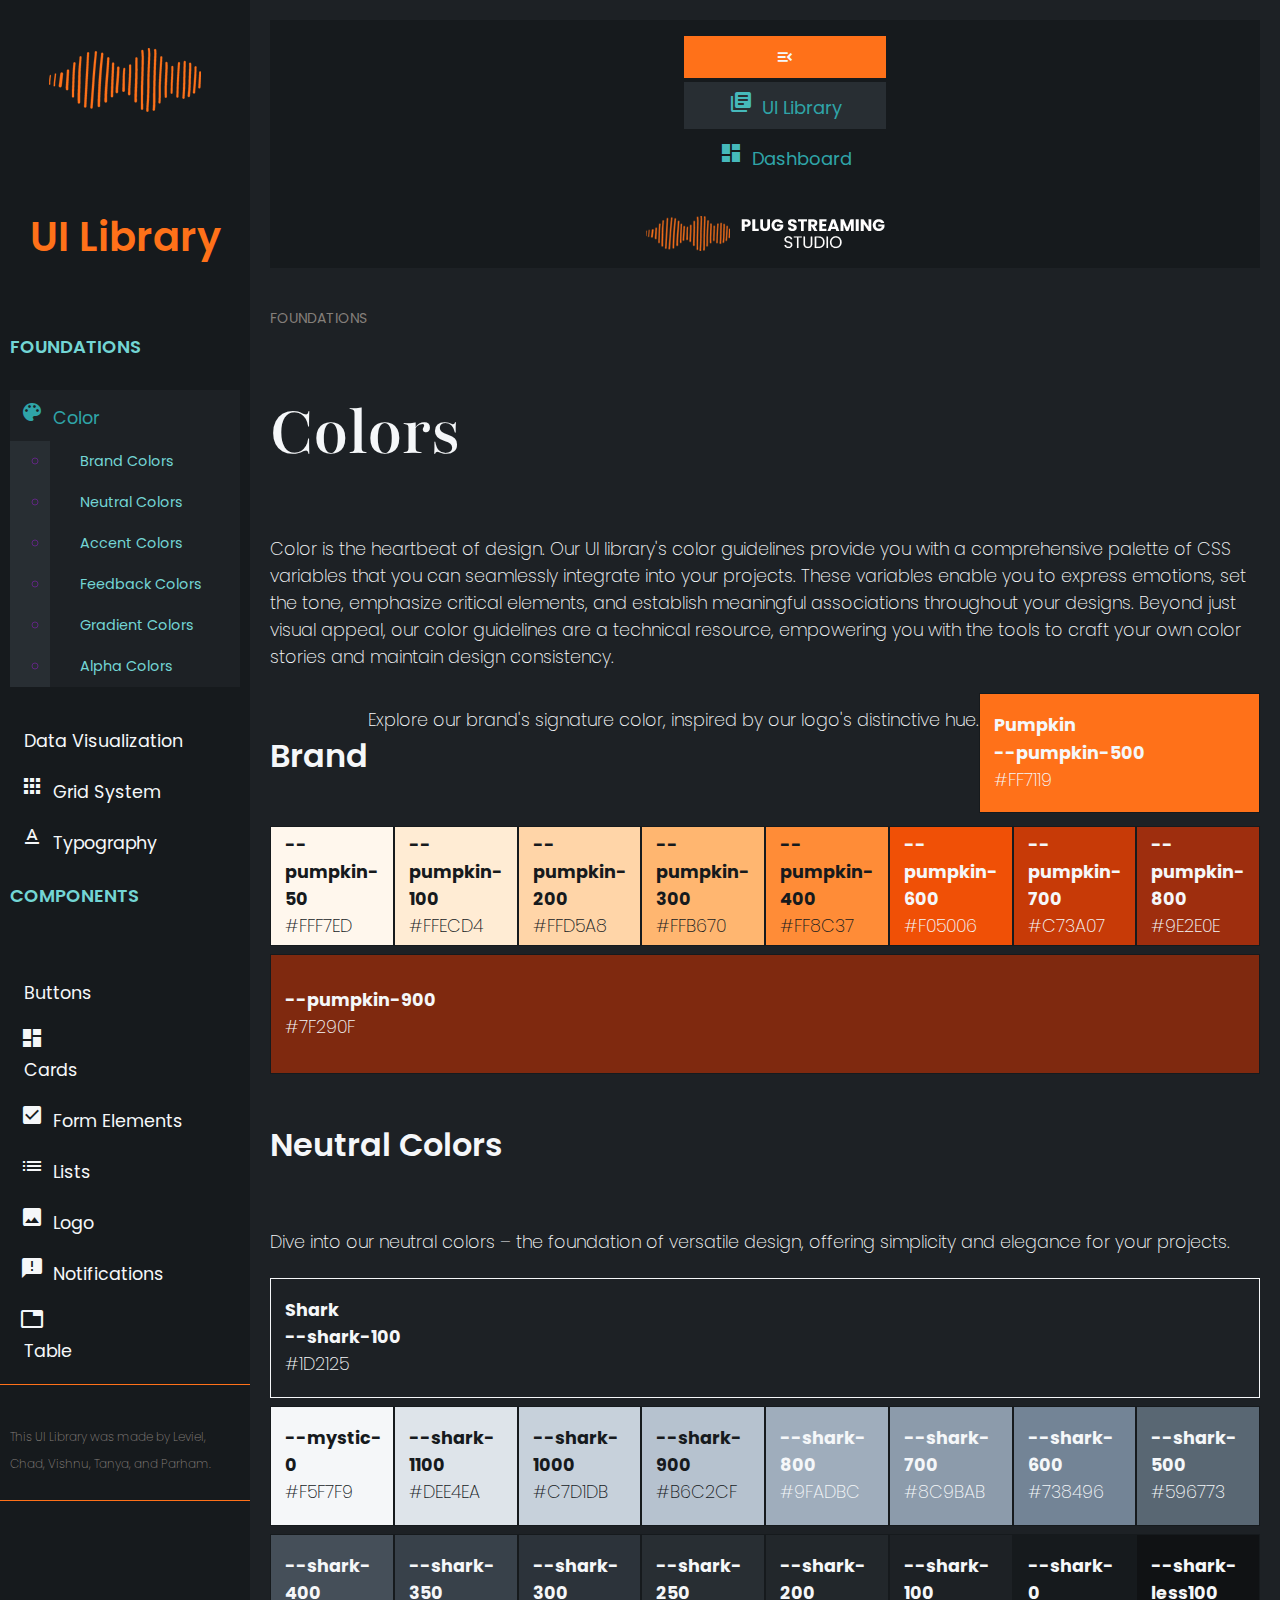
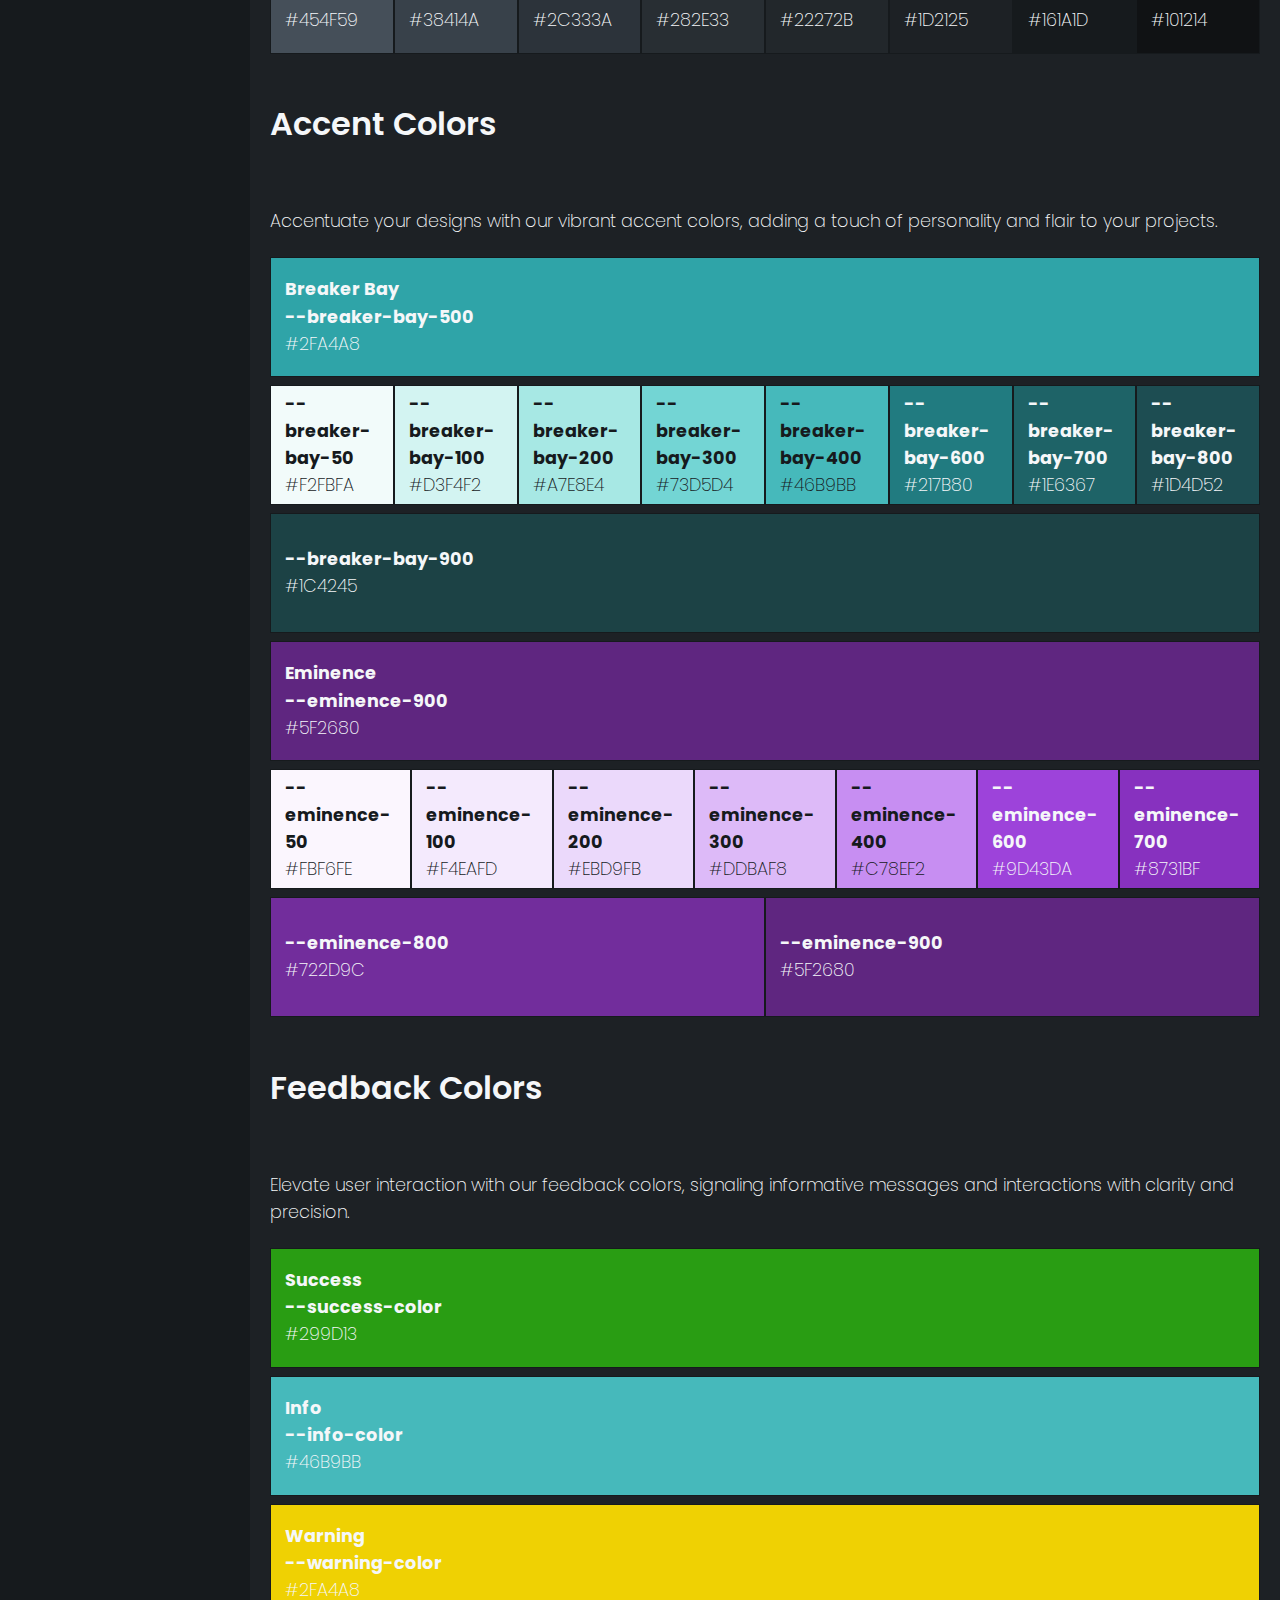
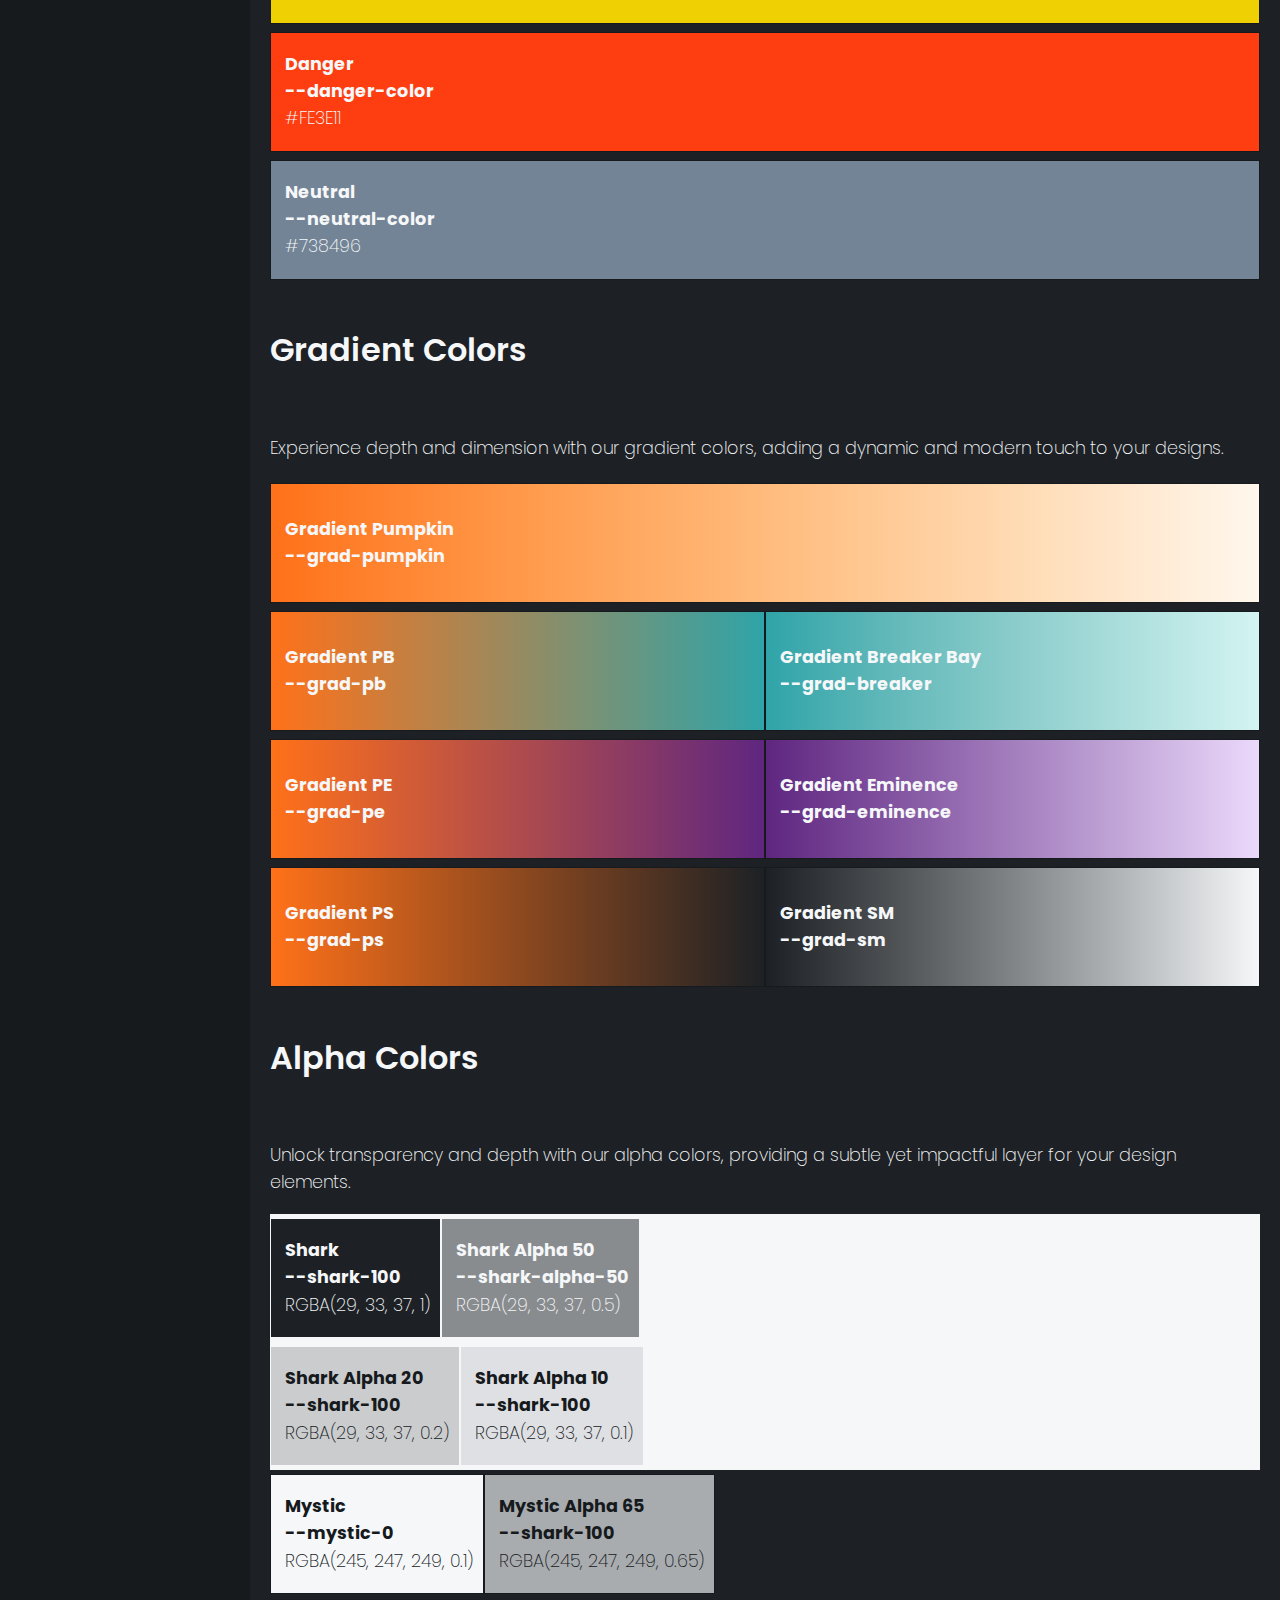
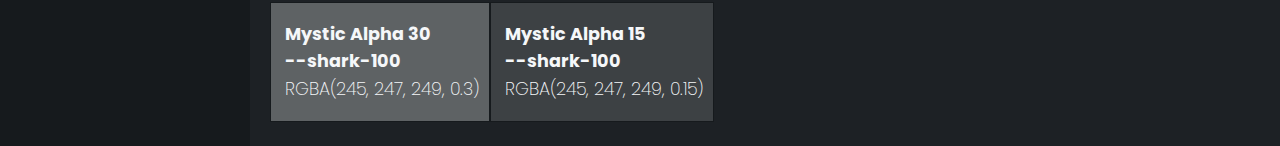
<file: index.html>
<!DOCTYPE html>
<html lang="en">

<head>
    <meta charset="utf-8">
    <meta name="viewport" content="width=device-width, initial-scale=1.0">
    <meta http-equiv="X-UA-Compatible" content="IE=edge">

    <link rel="icon" href="./style/images/logo-32.png" type="image/x-icon">
    <title>Plug Streaming</title>

    <!-- Bootstrap CSS CDN -->
    <link href="https://cdn.jsdelivr.net/npm/bootstrap@5.3.2/dist/css/bootstrap.min.css" rel="stylesheet"
        integrity="sha384-T3c6CoIi6uLrA9TneNEoa7RxnatzjcDSCmG1MXxSR1GAsXEV/Dwwykc2MPK8M2HN" crossorigin="anonymous">

    <!-- Our Custom CSS -->
    <link rel="stylesheet" href="./style/library.css">
    <link rel="stylesheet" href="./style/main.css">

    <!-- Google Icons -->
    <link rel="stylesheet" href="https://fonts.googleapis.com/icon?family=Material+Icons" rel="stylesheet">
    <link rel="stylesheet"
        href="https://fonts.googleapis.com/css2?family=Material+Symbols+Outlined:opsz,wght,FILL,GRAD@20..48,100..700,0..1,-50..200" />

</head>

<body>
    <div class="wrapper"><!-- Main wrapper -->
        <div class="flex-wrap"><!-- Sidebar  -->
            <nav id="sidebar" class="custom-sidebar">
                <div class="sidebar-header">
                    <img class="large-screen-text" src="./style/images/logo-160.png" alt="logo-160">
                    <img class="small-screen-icon" src="./style/images/logo-32.png" alt="logo-160">
                    <h3>UI Library</h3>
                </div>

                <ul class="list-unstyled components">

                    <span class="large-screen-text">
                        <h5>FOUNDATIONS</h5>
                    </span>
                    <span class="small-screen-icon">
                        <ul class="list-unstyled components"></ul>
                    </span>
                    <li class="active">
                        <a href="index.html" data-toggle="collapse" data-target="#homeSubmenu" aria-expanded="true"
                            class="dropdown-toggle" onclick="toggleSubMenu(event)">
                            <span class="large-screen-text">
                                <i class="material-icons">palette</i>
                                &thinsp;Color</span>
                            <i class="small-screen-icon material-icons">palette</i>
                        </a>
                        <ul class="collapse list-unstyled" id="homeSubmenu">
                            <li>
                                <a class="active-a" href="#brand-colors">Brand Colors</a>
                            </li>
                            <li>
                                <a class="active-a" href="#neutral-colors">Neutral Colors</a>
                            </li>
                            <li>
                                <a class="active-a" href="#accent-colors">Accent Colors</a>
                            </li>
                            <li>
                                <a class="active-a" href="#feedback-colors">Feedback Colors</a>
                            </li>
                            <li>
                                <a class="active-a" href="#gradient-colors">Gradient Colors</a>
                            </li>
                            <li>
                                <a class="active-a" href="#alpha-colors">Alpha Colors</a>
                            </li>
                        </ul>
                    </li>
                    <li><a href="./data_visualization.html">
                            <span class="large-screen-text">
                                <i class="material-icons">query_stats</i>
                                &thinsp;Data Visualization</span>
                            <i class="small-screen-icon material-icons">query_stats</i>
                        </a></li>
                    <li><a href="./grid.html">
                            <span class="large-screen-text">
                                <i class="material-icons">apps</i>
                                &thinsp;Grid System</span>
                            <i class="small-screen-icon material-icons">apps</i>
                        </a></li>
                    <li><a href="./typography.html">
                            <span class="large-screen-text">
                                <i class="material-icons">text_format</i>
                                &thinsp;Typography</span>
                            <i class="small-screen-icon material-icons">text_format</i>
                        </a></li>

                    <span class="large-screen-text">
                        <h5>COMPONENTS</h5>
                    </span>
                    <span class="small-screen-icon">
                        <ul class="list-unstyled components"></ul>
                    </span>

                    <li><a href="./buttons.html">
                            <span class="large-screen-text">
                                <i class="material-icons">smart_button</i>
                                &thinsp;Buttons</span>
                            <i class="small-screen-icon material-icons">smart_button</i>
                        </a></li>
                    <li><a href="./cards.html">
                            <span class="large-screen-text">
                                <i class="material-icons">dashboard_customize</i>
                                &thinsp;Cards</span>
                            <i class="small-screen-icon material-icons">dashboard_customize</i>
                        </a>
                    </li>
                    <li><a href="./form_elements.html">
                            <span class="large-screen-text">
                                <i class="material-icons">check_box</i>
                                &thinsp;Form Elements</span>
                            <i class="small-screen-icon material-icons">check_box</i>
                        </a></li>
                    <li><a href="./lists.html">
                            <span class="large-screen-text">
                                <i class="material-icons">list</i>
                                &thinsp;Lists</span>
                            <i class="small-screen-icon material-icons">list</i>
                        </a></li>
                    <li><a href="./logo.html">
                            <span class="large-screen-text">
                                <i class="material-icons">image</i>
                                &thinsp;Logo</span>
                            <i class="small-screen-icon material-icons">image</i>
                        </a></li>
                    <li><a href="./notifications.html">
                            <span class="large-screen-text">
                                <i class="material-icons">announcement</i>
                                &thinsp;Notifications</span>
                            <i class="small-screen-icon material-icons">announcement</i>
                        </a></li>
                    <li><a href="./tables.html">
                            <span class="large-screen-text">
                                <i class="material-icons">table_chart</i>
                                &thinsp;Table</span>
                            <i class="small-screen-icon material-icons">table_chart</i>
                        </a></li>


                </ul>
                <ul class="list-unstyled components">
                    <span class="large-screen-text">
                        <p class="copyright">This UI Library was made by Leviel, Chad, Vishnu, Tanya, and Parham.</p>
                    </span>
                    <span class="small-screen-icon copyright">&copy; LCVTP</span>
                </ul>
            </nav>
        </div> <!-- end sidebar -->
        <div class="col flex"> <!-- Right Content  -->
            <div id="content">
                <!-- MAIN HEADER AND NAVIGATION -->
                <header>
                    <div class="container">
                        <nav id="navbar" class="navbar navbar-expand-sm navbar-collapse">
                            <div class="container-fluid">
                                <!-- Navigation Top -->
                                <div id="head-nav">
                                    <ul class="nav navbar-nav d-flex ml-auto text-center">
                                        <li class="nav-item collapse-btn">
                                            <!--Sidebar Toggle-->
                                            <a id="sidebarCollapse"
                                                class="nav-item material-symbols-outlined">menu_open</a>
                                        </li>
                                        <li class="nav-item active">
                                            <a class="nav-link" href="index.html">
                                                <span class="large-screen-text">
                                                    <i class="material-icons">library_books</i>
                                                    &thinsp;UI Library</span>
                                                <i class="small-screen-icon material-icons">library_books</i>
                                            </a>
                                        </li>
                                        <li class="nav-item">
                                            <a class="nav-link" href="dashboard.html">
                                                <span class="large-screen-text">
                                                    <i class="material-icons">dashboard</i>
                                                    &thinsp;Dashboard</span>
                                                <i class="small-screen-icon material-icons">dashboard</i>
                                            </a>
                                        </li>
                                    </ul>
                                </div>
                                <div>
                                    <img class="header-logo" id="logo-large" src="./style/images/logo-wide.png" alt="">
                                    <img class="header-logo" id="logo-small" src="./style/images/logo-square.png"
                                        alt="">
                                </div>
                            </div>
                        </nav>
                    </div>
                </header>


                <!-- Page Contents -->
                <div class="content-container container word-wrap">
                    <h6>FOUNDATIONS</h6>
                    <h2>Colors</h2>
                    <p>Color is the heartbeat of design. Our UI library's color guidelines provide you with a
                        comprehensive palette of CSS variables that you can seamlessly integrate into your projects.
                        These variables enable you to express emotions, set the tone, emphasize critical elements, and
                        establish meaningful associations throughout your designs. Beyond just visual appeal, our color
                        guidelines are a technical resource, empowering you with the tools to craft your own color
                        stories and maintain design consistency.
                    </p>
                    <section>
                        <div class="container">
                            <div class="mt-5"> <!-- BRAND COLORS -->
                                <div class="row">
                                    <h4 id="brand-colors" class="mb-3">Brand</h4>
                                    <p>Explore our brand's signature color, inspired by our logo's distinctive hue.</p>
                                    <div class="col color-box" style="background-color: var(--pumpkin-500);">
                                        <div class="color-details">
                                            <p class="color-name">Pumpkin</p>
                                            <p class="color-name">--pumpkin-500</p>
                                            <p class="color-code">#ff7119</p>
                                        </div>
                                    </div>
                                </div>
                                <div class="row">
                                    <div class="col color-box" style="background-color: var(--pumpkin-50);">
                                        <div class="color-details">
                                            <p class="color-name color-dark ">--pumpkin-50</p>
                                            <p class="color-code color-dark">#fff7ed</p>
                                        </div>
                                    </div>
                                    <div class="col color-box" style="background-color: var(--pumpkin-100);">
                                        <div class="color-details">
                                            <p class="color-name color-dark ">--pumpkin-100</p>
                                            <p class="color-code color-dark">#ffecd4</p>
                                        </div>
                                    </div>
                                    <div class="col color-box" style="background-color: var(--pumpkin-200);">
                                        <div class="color-details">
                                            <p class="color-name color-dark">--pumpkin-200</p>
                                            <p class="color-code color-dark">#ffd5a8</p>
                                        </div>
                                    </div>
                                    <div class="col color-box" style="background-color: var(--pumpkin-300);">
                                        <div class="color-details ">
                                            <p class="color-name color-dark ">--pumpkin-300</p>
                                            <p class="color-code color-dark">#ffb670</p>
                                        </div>
                                    </div>
                                    <div class="col color-box" style="background-color: var(--pumpkin-400);">
                                        <div class="color-details">
                                            <p class="color-name color-dark">--pumpkin-400</p>
                                            <p class="color-code color-dark">#ff8c37</p>
                                        </div>
                                    </div>
                                    <div class="col color-box" style="background-color: var(--pumpkin-600);">
                                        <div class="color-details">
                                            <p class="color-name">--pumpkin-600</p>
                                            <p class="color-code">#f05006</p>
                                        </div>
                                    </div>
                                    <div class="col color-box" style="background-color: var(--pumpkin-700);">
                                        <div class="color-details">
                                            <p class="color-name">--pumpkin-700</p>
                                            <p class="color-code">#c73a07</p>
                                        </div>
                                    </div>
                                    <div class="col color-box" style="background-color: var(--pumpkin-800);">
                                        <div class="color-details">
                                            <p class="color-name">--pumpkin-800</p>
                                            <p class="color-code">#9e2e0e</p>
                                        </div>
                                    </div>
                                    <div class="col color-box" style="background-color: var(--pumpkin-900);">
                                        <div class="color-details">
                                            <p class="color-name">--pumpkin-900</p>
                                            <p class="color-code">#7f290f</p>
                                        </div>
                                    </div>
                                </div>
                            </div> <!-- END -->

                            <div class="mt-5"> <!-- NEUTRAL COLORS -->
                                <div class="row">
                                    <h4 id="neutral-colors" class="mb-3">Neutral Colors</h4>
                                    <p>Dive into our neutral colors – the foundation of versatile design, offering
                                        simplicity and elegance for your projects.</p>
                                    <div class="col color-box"
                                        style="background-color: var(--shark-100); border: 1px solid var(--mystic-0)">
                                        <div class="color-details">
                                            <p class="color-name">Shark</p>
                                            <p class="color-name">--shark-100</p>
                                            <p class="color-code">#1D2125</p>
                                        </div>
                                    </div>
                                </div>
                                <div class="row">
                                    <div class="col color-box" style="background-color: var(--mystic-0);">
                                        <div class="color-details">
                                            <p class="color-name color-dark ">--mystic-0</p>
                                            <p class="color-code color-dark">#f5f7f9</p>
                                        </div>
                                    </div>
                                    <div class="col color-box" style="background-color: var(--shark-1100);">
                                        <div class="color-details">
                                            <p class="color-name color-dark">--shark-1100</p>
                                            <p class="color-code color-dark">#dee4ea</p>
                                        </div>
                                    </div>
                                    <div class="col color-box" style="background-color: var(--shark-1000);">
                                        <div class="color-details ">
                                            <p class="color-name color-dark ">--shark-1000</p>
                                            <p class="color-code color-dark">#C7D1DB</p>
                                        </div>
                                    </div>
                                    <div class="col color-box" style="background-color: var(--shark-900);">
                                        <div class="color-details">
                                            <p class="color-name color-dark">--shark-900</p>
                                            <p class="color-code color-dark">#B6C2CF</p>
                                        </div>
                                    </div>
                                    <div class="col color-box" style="background-color: var(--shark-800);">
                                        <div class="color-details">
                                            <p class="color-name">--shark-800</p>
                                            <p class="color-code">#9FADBC</p>
                                        </div>
                                    </div>
                                    <div class="col color-box" style="background-color: var(--shark-700);">
                                        <div class="color-details">
                                            <p class="color-name">--shark-700</p>
                                            <p class="color-code">#8C9BAB</p>
                                        </div>
                                    </div>
                                    <div class="col color-box" style="background-color: var(--shark-600);">
                                        <div class="color-details">
                                            <p class="color-name">--shark-600</p>
                                            <p class="color-code">#738496</p>
                                        </div>
                                    </div>
                                    <div class="col color-box" style="background-color: var(--shark-500);">
                                        <div class="color-details">
                                            <p class="color-name">--shark-500</p>
                                            <p class="color-code">#596773</p>
                                        </div>
                                    </div>
                                </div> <!-- row -->
                                <div class="row">
                                    <div class="col color-box" style="background-color: var(--shark-400);">
                                        <div class="color-details">
                                            <p class="color-name ">--shark-400</p>
                                            <p class="color-code ">#454F59</p>
                                        </div>
                                    </div>
                                    <div class="col color-box" style="background-color: var(--shark-350);">
                                        <div class="color-details">
                                            <p class="color-name ">--shark-350</p>
                                            <p class="color-code ">#38414A</p>
                                        </div>
                                    </div>
                                    <div class="col color-box" style="background-color: var(--shark-300);">
                                        <div class="color-details ">
                                            <p class="color-name">--shark-300</p>
                                            <p class="color-code">#2C333A</p>
                                        </div>
                                    </div>
                                    <div class="col color-box" style="background-color: var(--shark-250);">
                                        <div class="color-details">
                                            <p class="color-name">--shark-250</p>
                                            <p class="color-code">#282E33</p>
                                        </div>
                                    </div>
                                    <div class="col color-box" style="background-color: var(--shark-200);">
                                        <div class="color-details">
                                            <p class="color-name">--shark-200</p>
                                            <p class="color-code">#22272B</p>
                                        </div>
                                    </div>
                                    <div class="col color-box" style="background-color: var(--shark-100);">
                                        <div class="color-details">
                                            <p class="color-name">--shark-100</p>
                                            <p class="color-code">#1D2125</p>
                                        </div>
                                    </div>
                                    <div class="col color-box" style="background-color: var(--shark-0);">
                                        <div class="color-details">
                                            <p class="color-name">--shark-0</p>
                                            <p class="color-code">#161A1D</p>
                                        </div>
                                    </div>
                                    <div class="col color-box" style="background-color: var(--shark-less100);">
                                        <div class="color-details">
                                            <p class="color-name">--shark-less100</p>
                                            <p class="color-code">#101214</p>
                                        </div>
                                    </div>
                                </div> <!-- row -->

                            </div> <!-- END neutral-->

                            <div class="mt-5"><!-- ACCENT COLORS -->
                                <div class="row">
                                    <h4 id="accent-colors" class="mb-3">Accent Colors</h4>
                                    <p>
                                        Accentuate your designs with our vibrant accent colors, adding a touch of
                                        personality and flair to your projects.
                                    </p>
                                    <div class="col color-box" style="background-color: var(--breaker-bay-500);">
                                        <div class="color-details">
                                            <p class="color-name">Breaker Bay</p>
                                            <p class="color-name">--breaker-bay-500</p>
                                            <p class="color-code">#2fa4a8</p>
                                        </div>
                                    </div>
                                </div>
                                <div class="row">
                                    <div class="col color-box" style="background-color: var(--breaker-bay-50);">
                                        <div class="color-details">
                                            <p class="color-name color-dark">--breaker-bay-50</p>
                                            <p class="color-code color-dark">#f2fbfa</p>
                                        </div>
                                    </div>
                                    <div class="col color-box" style="background-color: var(--breaker-bay-100);">
                                        <div class="color-details">
                                            <p class="color-name color-dark">--breaker-bay-100</p>
                                            <p class="color-code color-dark">#d3f4f2</p>
                                        </div>
                                    </div>
                                    <div class="col color-box" style="background-color: var(--breaker-bay-200);">
                                        <div class="color-details">
                                            <p class="color-name color-dark">--breaker-bay-200</p>
                                            <p class="color-code color-dark">#a7e8e4</p>
                                        </div>
                                    </div>
                                    <div class="col color-box" style="background-color: var(--breaker-bay-300);">
                                        <div class="color-details">
                                            <p class="color-name color-dark">--breaker-bay-300</p>
                                            <p class="color-code color-dark">#73d5d4</p>
                                        </div>
                                    </div>
                                    <div class="col color-box" style="background-color: var(--breaker-bay-400);">
                                        <div class="color-details">
                                            <p class="color-name color-dark">--breaker-bay-400</p>
                                            <p class="color-code color-dark">#46b9bb</p>
                                        </div>
                                    </div>
                                    <div class="col color-box" style="background-color: var(--breaker-bay-600);">
                                        <div class="color-details">
                                            <p class="color-name">--breaker-bay-600</p>
                                            <p class="color-code">#217b80</p>
                                        </div>
                                    </div>
                                    <div class="col color-box" style="background-color: var(--breaker-bay-700);">
                                        <div class="color-details">
                                            <p class="color-name">--breaker-bay-700</p>
                                            <p class="color-code">#1e6367</p>
                                        </div>
                                    </div>
                                    <div class="col color-box" style="background-color: var(--breaker-bay-800);">
                                        <div class="color-details">
                                            <p class="color-name">--breaker-bay-800</p>
                                            <p class="color-code">#1d4d52</p>
                                        </div>
                                    </div>
                                    <div class="col color-box" style="background-color: var(--breaker-bay-900);">
                                        <div class="color-details">
                                            <p class="color-name">--breaker-bay-900</p>
                                            <p class="color-code">#1c4245</p>
                                        </div>
                                    </div>
                                </div>
                                <div class="row">
                                    <div class="col color-box" style="background-color: var(--eminence-900);">
                                        <div class="color-details">
                                            <p class="color-name">Eminence</p>
                                            <p class="color-name">--eminence-900</p>
                                            <p class="color-code">#5f2680</p>
                                        </div>
                                    </div>
                                </div>
                                <div class="row">
                                    <div class="col color-box" style="background-color: var(--eminence-50);">
                                        <div class="color-details">
                                            <p class="color-name color-dark">--eminence-50</p>
                                            <p class="color-code color-dark">#fbf6fe</p>
                                        </div>
                                    </div>
                                    <div class="col color-box" style="background-color: var(--eminence-100);">
                                        <div class="color-details">
                                            <p class="color-name color-dark">--eminence-100</p>
                                            <p class="color-code color-dark">#f4eafd</p>
                                        </div>
                                    </div>
                                    <div class="col color-box" style="background-color: var(--eminence-200);">
                                        <div class="color-details">
                                            <p class="color-name color-dark">--eminence-200</p>
                                            <p class="color-code color-dark">#ebd9fb</p>
                                        </div>
                                    </div>
                                    <div class="col color-box" style="background-color: var(--eminence-300);">
                                        <div class="color-details">
                                            <p class="color-name color-dark">--eminence-300</p>
                                            <p class="color-code color-dark">#ddbaf8</p>
                                        </div>
                                    </div>
                                    <div class="col color-box" style="background-color: var(--eminence-400);">
                                        <div class="color-details">
                                            <p class="color-name color-dark">--eminence-400</p>
                                            <p class="color-code color-dark">#c78ef2</p>
                                        </div>
                                    </div>
                                    <div class="col color-box" style="background-color: var(--eminence-600);">
                                        <div class="color-details">
                                            <p class="color-name">--eminence-600</p>
                                            <p class="color-code">#9d43da</p>
                                        </div>
                                    </div>
                                    <div class="col color-box" style="background-color: var(--eminence-700);">
                                        <div class="color-details">
                                            <p class="color-name">--eminence-700</p>
                                            <p class="color-code">#8731bf</p>
                                        </div>
                                    </div>
                                    <div class="col color-box" style="background-color: var(--eminence-800);">
                                        <div class="color-details">
                                            <p class="color-name">--eminence-800</p>
                                            <p class="color-code">#722d9c</p>
                                        </div>
                                    </div>
                                    <div class="col color-box" style="background-color: var(--eminence-900);">
                                        <div class="color-details">
                                            <p class="color-name">--eminence-900</p>
                                            <p class="color-code">#5f2680</p>
                                        </div>
                                    </div>
                                </div>
                            </div> <!-- END accent -->

                            <div class="mt-5"><!-- FEEDBACK COLORS -->
                                <div class="row">
                                    <h4 id="feedback-colors" class="mb-3">Feedback Colors</h4>
                                    <p>Elevate user interaction with our feedback colors, signaling informative messages
                                        and interactions with clarity and precision.</p>
                                    <div class="col color-box" style="background-color: var(--success-color);">
                                        <div class="color-details">
                                            <p class="color-name">Success</p>
                                            <p class="color-name">--success-color</p>
                                            <p class="color-code">#299d13</p>
                                        </div>
                                    </div>
                                </div>
                                <div class="row">
                                    <div class="col color-box" style="background-color: var(--info-color);">
                                        <div class="color-details">
                                            <p class="color-name">Info</p>
                                            <p class="color-name">--info-color</p>
                                            <p class="color-code">#46b9bb</p>
                                        </div>
                                    </div>
                                </div>
                                <div class="row">
                                    <div class="col color-box" style="background-color: var(--warning-color);">
                                        <div class="color-details">
                                            <p class="color-name">Warning</p>
                                            <p class="color-name">--warning-color</p>
                                            <p class="color-code">#2fa4a8</p>
                                        </div>
                                    </div>
                                </div>
                                <div class="row">
                                    <div class="col color-box" style="background-color: var(--danger-color);">
                                        <div class="color-details">
                                            <p class="color-name">Danger</p>
                                            <p class="color-name">--danger-color</p>
                                            <p class="color-code">#fe3e11</p>
                                        </div>
                                    </div>
                                </div>
                                <div class="row">
                                    <div class="col color-box" style="background-color: var(--neutral-color);">
                                        <div class="color-details">
                                            <p class="color-name">Neutral</p>
                                            <p class="color-name">--neutral-color</p>
                                            <p class="color-code">#738496</p>
                                        </div>
                                    </div>
                                </div>
                            </div><!-- END feedback -->

                            <div class="mt-5"><!-- GRADIENT COLORS -->
                                <div class="row">
                                    <h4 id="gradient-colors" class="mb-3">Gradient Colors</h4>
                                    <p>Experience depth and dimension with our gradient colors, adding a dynamic and
                                        modern touch to your designs.</p>
                                    <div class="col color-box" style="background: var(--grad-pumpkin);">
                                        <div class="color-details">
                                            <p class="color-name">Gradient Pumpkin</p>
                                            <p class="color-name">--grad-pumpkin</p>
                                        </div>
                                    </div>
                                </div>
                                <div class="row">
                                    <div class="col color-box" style="background: var(--grad-pb);">
                                        <div class="color-details">
                                            <p class="color-name">Gradient PB</p>
                                            <p class="color-name">--grad-pb</p>
                                        </div>
                                    </div>
                                    <div class="col color-box" style="background: var(--grad-breaker);">
                                        <div class="color-details">
                                            <p class="color-name">Gradient Breaker Bay</p>
                                            <p class="color-name">--grad-breaker</p>
                                        </div>
                                    </div>
                                </div>
                                <div class="row">
                                    <div class="col color-box" style="background: var(--grad-pe);">
                                        <div class="color-details">
                                            <p class="color-name">Gradient PE</p>
                                            <p class="color-name">--grad-pe</p>
                                        </div>
                                    </div>
                                    <div class="col color-box" style="background: var(--grad-eminence);">
                                        <div class="color-details">
                                            <p class="color-name">Gradient Eminence</p>
                                            <p class="color-name">--grad-eminence</p>
                                        </div>
                                    </div>
                                </div>
                                <div class="row">
                                    <div class="col color-box" style="background: var(--grad-ps);">
                                        <div class="color-details">
                                            <p class="color-name">Gradient PS</p>
                                            <p class="color-name">--grad-ps</p>
                                        </div>
                                    </div>
                                    <div class="col color-box" style="background: var(--grad-sm);">
                                        <div class="color-details">
                                            <p class="color-name">Gradient SM</p>
                                            <p class="color-name">--grad-sm</p>
                                        </div>
                                    </div>
                                </div>
                            </div> <!-- END gradient -->

                            <div class="container mt-5"><!-- ALPHA COLORS -->
                                <div class="row">
                                    <h4 id="alpha-colors" class="mb-3">Alpha Colors</h4>
                                    <p>Unlock transparency and depth with our alpha colors, providing a subtle yet
                                        impactful layer for your design elements.</p>
                                </div>

                                <div>
                                    <div class="row " style="background-color: var(--mystic-0);">
                                        <div class="col-md-12 col-lg-6 color-box"
                                            style="background-color: var(--shark-100); border: 1px solid var(--mystic-0)">
                                            <div class="color-details">
                                                <p class="color-name">Shark</p>
                                                <p class="color-name">--shark-100</p>
                                                <p class="color-code">rgba(29, 33, 37, 1)</p>
                                            </div>
                                        </div>
                                        <div class="col-md-12 col-lg-6 color-box"
                                            style="background-color: var(--shark-alpha-50); border: 1px solid var(--mystic-0)">
                                            <div class="color-details">
                                                <p class="color-name">Shark Alpha 50</p>
                                                <p class="color-name">--shark-alpha-50</p>
                                                <p class="color-code">rgba(29, 33, 37, 0.5)</p>
                                            </div>
                                        </div>
                                    </div>
                                    <div class="row" style="background-color: var(--mystic-0);">
                                        <div class="col-md-12 col-lg-6 color-box"
                                            style="background-color: var(--shark-alpha-20); border: 1px solid var(--mystic-0)">
                                            <div class="color-details">
                                                <p class="color-name color-dark ">Shark Alpha 20</p>
                                                <p class="color-name color-dark ">--shark-100</p>
                                                <p class="color-code color-dark ">rgba(29, 33, 37, 0.2)</p>
                                            </div>
                                        </div>
                                        <div class="col-md-12 col-lg-6 color-box"
                                            style="background-color: var(--shark-alpha-10); border: 1px solid var(--mystic-0)">
                                            <div class="color-details">
                                                <p class="color-name color-dark ">Shark Alpha 10</p>
                                                <p class="color-name color-dark ">--shark-100</p>
                                                <p class="color-code color-dark ">rgba(29, 33, 37, 0.1)</p>
                                            </div>
                                        </div>
                                    </div>
                                </div>
                                <div class="row" style="background-color: var(--shark-100);">
                                    <div class="col-md-12 col-lg-6 color-box"
                                        style="background-color: var(--mystic-0);">
                                        <div class="color-details">
                                            <p class="color-name color-dark ">Mystic</p>
                                            <p class="color-name color-dark ">--mystic-0</p>
                                            <p class="color-code color-dark">rgba(245, 247, 249, 0.1)</p>
                                        </div>
                                    </div>
                                    <div class="col-md-12 col-lg-6 color-box"
                                        style="background-color: var(--mystic-alpha-65);">
                                        <div class="color-details">
                                            <p class="color-name color-dark ">Mystic Alpha 65</p>
                                            <p class="color-name color-dark ">--shark-100</p>
                                            <p class="color-code color-dark ">rgba(245, 247, 249, 0.65)</p>
                                        </div>
                                    </div>
                                </div>
                                <div class="row" style="background-color: var(--shark-100);">
                                    <div class="col-md-12 col-lg-6 color-box"
                                        style="background-color: var(--mystic-alpha-30);">
                                        <div class="color-details">
                                            <p class="color-name">Mystic Alpha 30</p>
                                            <p class="color-name">--shark-100</p>
                                            <p class="color-code">rgba(245, 247, 249, 0.3)</p>
                                        </div>
                                    </div>
                                    <div class="col-md-12 col-lg-6  color-box"
                                        style="background-color: var(--mystic-alpha-15);">
                                        <div class="color-details">
                                            <p class="color-name">Mystic Alpha 15</p>
                                            <p class="color-name">--shark-100</p>
                                            <p class="color-code">rgba(245, 247, 249, 0.15)</p>
                                        </div>
                                    </div>
                                </div>
                            </div> <!-- END alpha -->
                        </div> <!-- container -->
                    </section>
                </div>
            </div>

        </div> <!-- right side container -->
    </div> <!-- wrapper -->


    <!-- jQuery CDN - Slim version (=without AJAX) -->
    <script src="https://code.jquery.com/jquery-3.3.1.slim.min.js"
        integrity="sha384-q8i/X+965DzO0rT7abK41JStQIAqVgRVzpbzo5smXKp4YfRvH+8abtTE1Pi6jizo"
        crossorigin="anonymous"></script>
    <!-- Popper.JS -->
    <script src="https://cdnjs.cloudflare.com/ajax/libs/popper.js/1.14.0/umd/popper.min.js"
        integrity="sha384-cs/chFZiN24E4KMATLdqdvsezGxaGsi4hLGOzlXwp5UZB1LY//20VyM2taTB4QvJ"
        crossorigin="anonymous"></script>
    <!-- Bootstrap JS -->
    <script src="https://stackpath.bootstrapcdn.com/bootstrap/4.1.0/js/bootstrap.min.js"
        integrity="sha384-uefMccjFJAIv6A+rW+L4AHf99KvxDjWSu1z9VI8SKNVmz4sk7buKt/6v9KI65qnm"
        crossorigin="anonymous"></script>

    <!-- Our Main JS -->
    <script src="./scripts/main.js"></script>

</body>

</html>
</file>
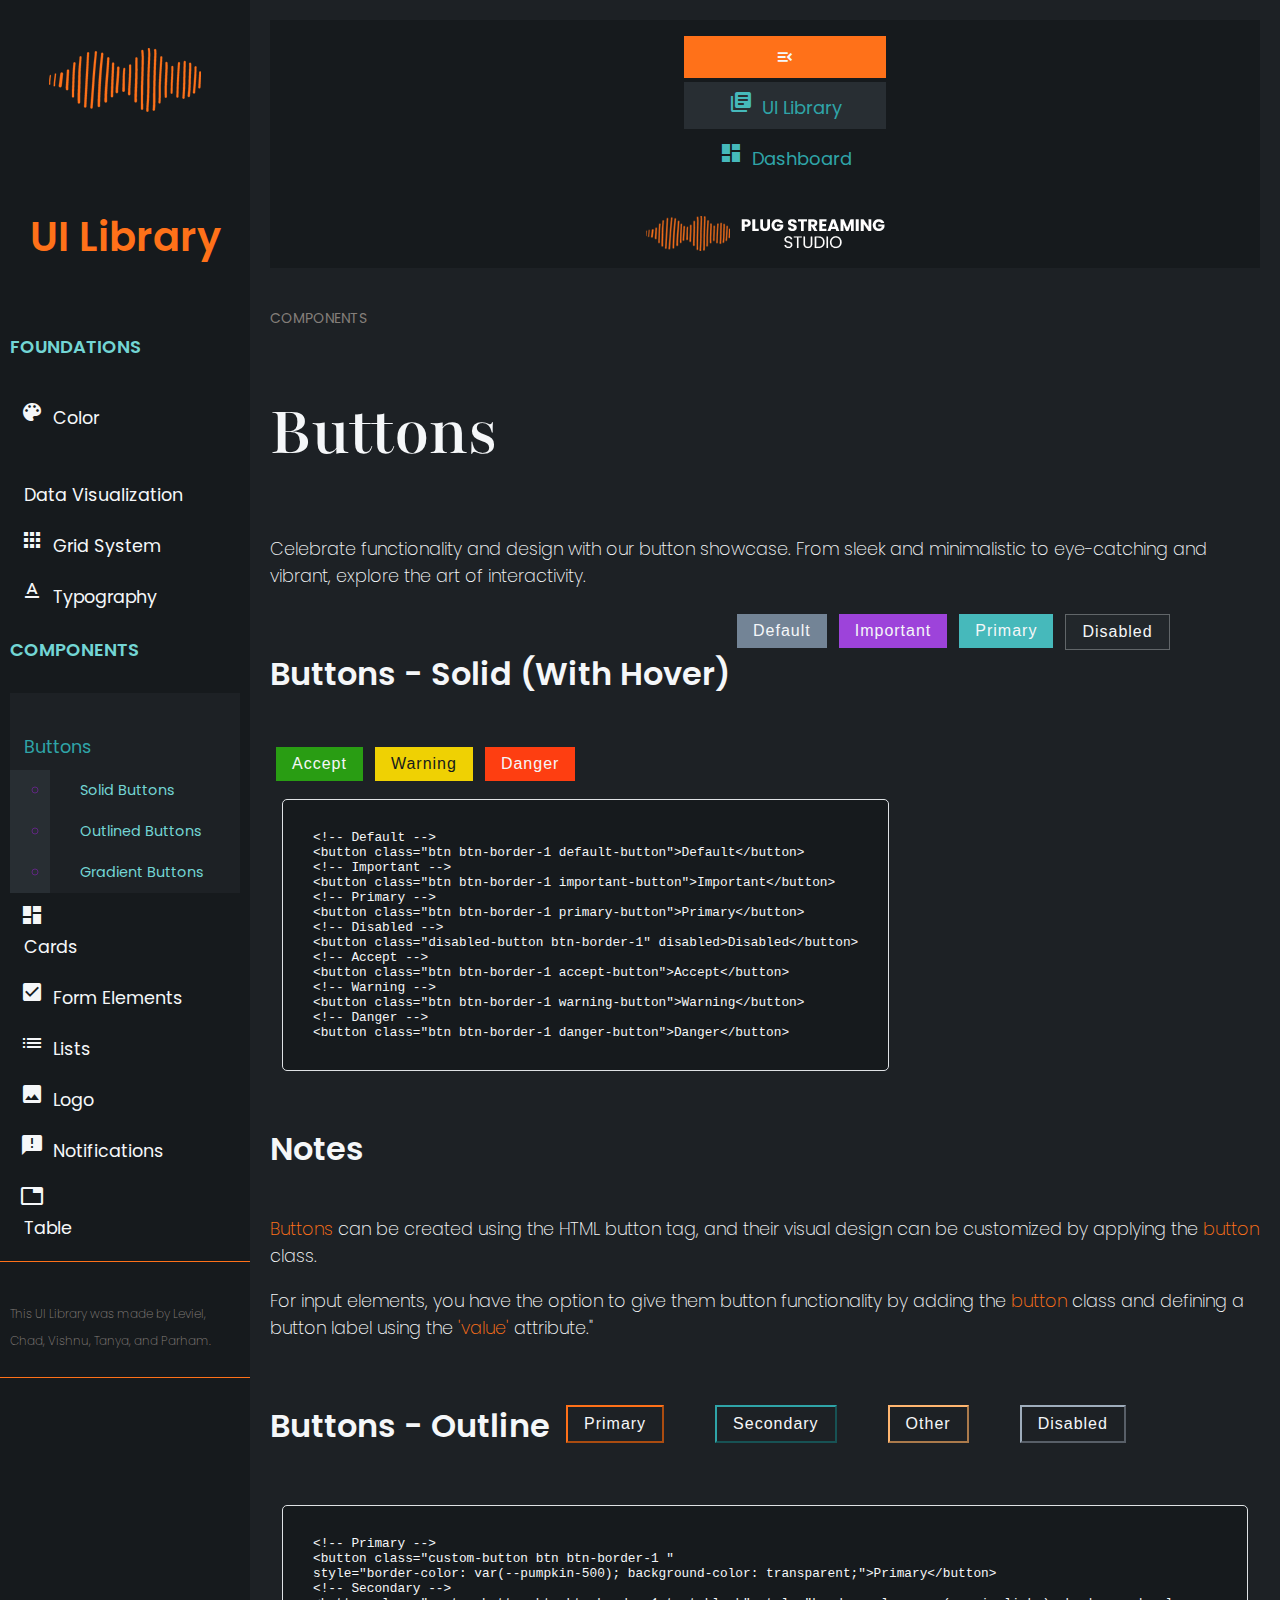
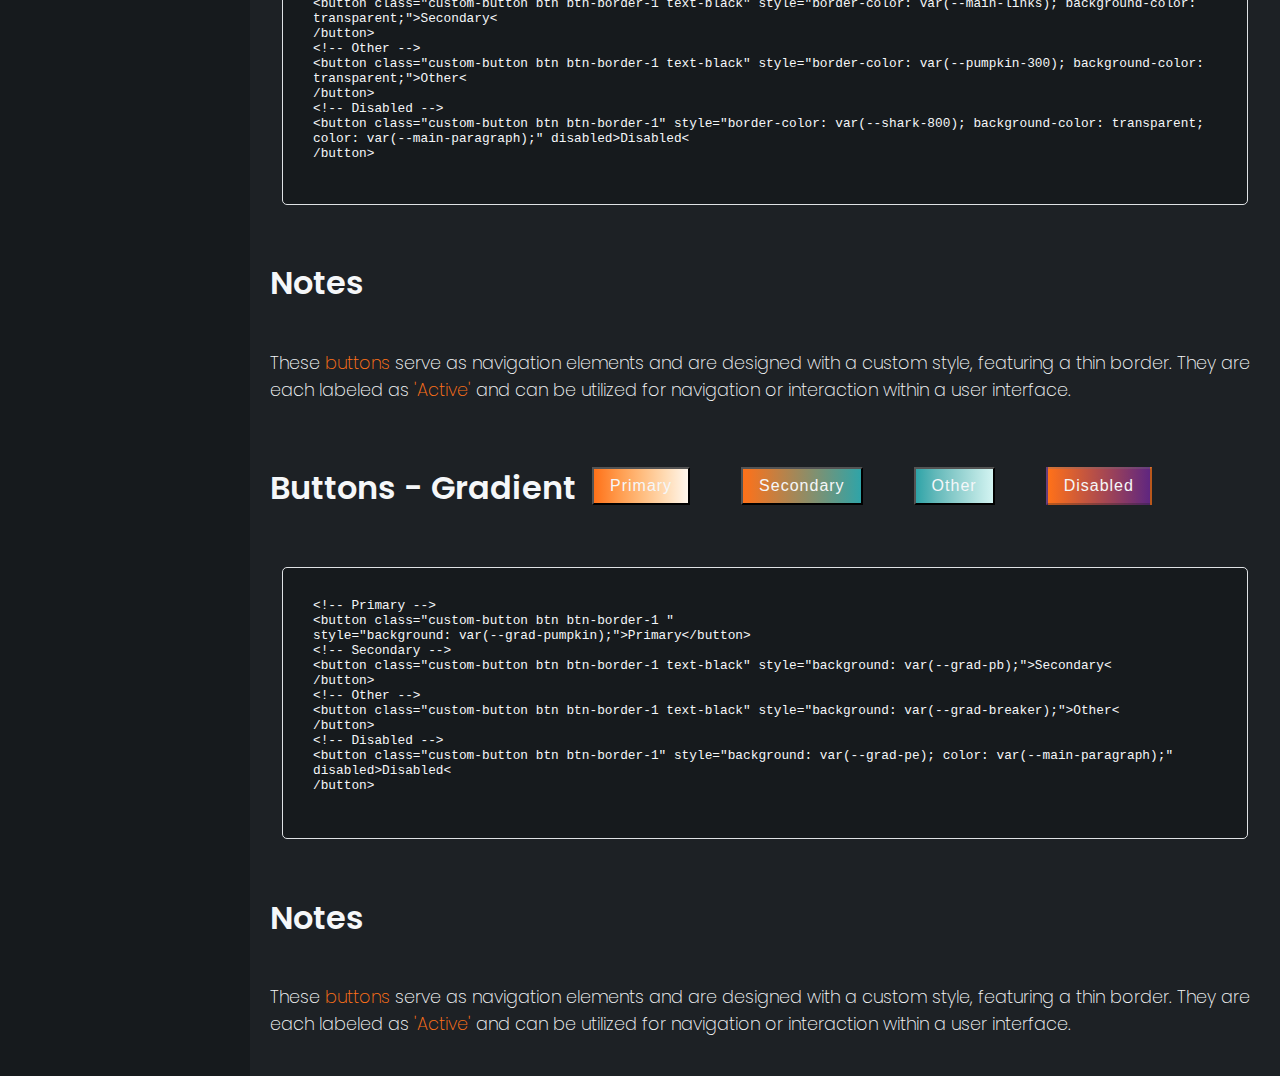
<file: buttons.html>
<!DOCTYPE html>
<html lang="en">

<head>
    <meta charset="utf-8">
    <meta name="viewport" content="width=device-width, initial-scale=1.0">
    <meta http-equiv="X-UA-Compatible" content="IE=edge">

    <link rel="icon" href="./style/images/logo-32.png" type="image/x-icon">
    <title>Plug Streaming</title>

    <!-- Bootstrap CSS CDN -->
    <link href="https://cdn.jsdelivr.net/npm/bootstrap@5.3.2/dist/css/bootstrap.min.css" rel="stylesheet"
        integrity="sha384-T3c6CoIi6uLrA9TneNEoa7RxnatzjcDSCmG1MXxSR1GAsXEV/Dwwykc2MPK8M2HN" crossorigin="anonymous">

    <!-- Our Custom CSS -->
    <link rel="stylesheet" href="./style/button.css">
    <link rel="stylesheet" href="./style/library.css">
    <link rel="stylesheet" href="./style/main.css">

    <!-- Google Icons -->
    <link rel="stylesheet" href="https://fonts.googleapis.com/icon?family=Material+Icons" rel="stylesheet">
    <link rel="stylesheet"
        href="https://fonts.googleapis.com/css2?family=Material+Symbols+Outlined:opsz,wght,FILL,GRAD@20..48,100..700,0..1,-50..200" />

</head>

<body>
    <div class="wrapper"><!-- Main wrapper -->
        <div class="flex-wrap"><!-- Sidebar  -->
            <nav id="sidebar" class="custom-sidebar">
                <div class="sidebar-header">
                    <img class="large-screen-text" src="./style/images/logo-160.png" alt="logo-160">
                    <img class="small-screen-icon" src="./style/images/logo-32.png" alt="logo-160">
                    <h3>UI Library</h3>
                </div>

                <ul class="list-unstyled components">

                    <span class="large-screen-text">
                        <h5>FOUNDATIONS</h5>
                    </span>
                    <span class="small-screen-icon">
                        <ul class="list-unstyled components"></ul>
                    </span>
                    <li>
                        <a href="index.html">
                            <span class="large-screen-text">
                                <i class="material-icons">palette</i>
                                &thinsp;Color</span>
                            <i class="small-screen-icon material-icons">palette</i>
                        </a>
                    </li>
                    <li><a href="./data_visualization.html">
                            <span class="large-screen-text">
                                <i class="material-icons">query_stats</i>
                                &thinsp;Data Visualization</span>
                            <i class="small-screen-icon material-icons">query_stats</i>
                        </a></li>
                    <li><a href="./grid.html">
                            <span class="large-screen-text">
                                <i class="material-icons">apps</i>
                                &thinsp;Grid System</span>
                            <i class="small-screen-icon material-icons">apps</i>
                        </a></li>
                    <li><a href="./typography.html">
                            <span class="large-screen-text">
                                <i class="material-icons">text_format</i>
                                &thinsp;Typography</span>
                            <i class="small-screen-icon material-icons">text_format</i>
                        </a></li>

                    <span class="large-screen-text">
                        <h5>COMPONENTS</h5>
                    </span>
                    <span class="small-screen-icon">
                        <ul class="list-unstyled components"></ul>
                    </span>

                    <li class="active"><a href="./buttons.html" data-toggle="collapse" data-target="#homeSubmenu"
                            aria-expanded="true" class="dropdown-toggle" onclick="toggleSubMenu(event)">
                            <span class="large-screen-text">
                                <i class="material-icons">smart_button</i>
                                &thinsp;Buttons</span>
                            <i class="small-screen-icon material-icons">smart_button</i>
                        </a>
                        <ul class="collapse list-unstyled" id="homeSubmenu">
                            <li>
                                <a class="active-a" href="#solid">Solid Buttons</a>
                            </li>
                            <li>
                                <a class="active-a" href="#outline">Outlined Buttons</a>
                            </li>
                            <li>
                                <a class="active-a" href="#gradient">Gradient Buttons</a>
                            </li>
                        </ul>
                    </li>
                    <li><a href="./cards.html">
                            <span class="large-screen-text">
                                <i class="material-icons">dashboard_customize</i>
                                &thinsp;Cards</span>
                            <i class="small-screen-icon material-icons">dashboard_customize</i>
                        </a>
                    </li>
                    <li><a href="./form_elements.html">
                            <span class="large-screen-text">
                                <i class="material-icons">check_box</i>
                                &thinsp;Form Elements</span>
                            <i class="small-screen-icon material-icons">check_box</i>
                        </a></li>
                    <li><a href="./lists.html">
                            <span class="large-screen-text">
                                <i class="material-icons">list</i>
                                &thinsp;Lists</span>
                            <i class="small-screen-icon material-icons">list</i>
                        </a></li>
                    <li><a href="./logo.html">
                            <span class="large-screen-text">
                                <i class="material-icons">image</i>
                                &thinsp;Logo</span>
                            <i class="small-screen-icon material-icons">image</i>
                        </a></li>
                    <li><a href="./notifications.html">
                            <span class="large-screen-text">
                                <i class="material-icons">announcement</i>
                                &thinsp;Notifications</span>
                            <i class="small-screen-icon material-icons">announcement</i>
                        </a></li>
                    <li><a href="./tables.html">
                            <span class="large-screen-text">
                                <i class="material-icons">table_chart</i>
                                &thinsp;Table</span>
                            <i class="small-screen-icon material-icons">table_chart</i>
                        </a></li>


                </ul>
                <ul class="list-unstyled components">
                    <span class="large-screen-text">
                        <p class="copyright">This UI Library was made by Leviel, Chad, Vishnu, Tanya, and Parham.</p>
                    </span>
                    <span class="small-screen-icon copyright">&copy; LCVTP</span>
                </ul>
            </nav>
        </div> <!-- end sidebar -->
        <div class="col flex"> <!-- Right Content  -->
            <div id="content">
                <!-- MAIN HEADER AND NAVIGATION -->
                <header>
                    <div class="container">
                        <nav id="navbar" class="navbar navbar-expand-sm navbar-collapse">
                            <div class="container-fluid">
                                <!-- Navigation Top -->
                                <div id="head-nav">
                                    <ul class="nav navbar-nav d-flex ml-auto text-center">
                                        <li class="nav-item collapse-btn">
                                            <!--Sidebar Toggle-->
                                            <a id="sidebarCollapse"
                                                class="nav-item material-symbols-outlined">menu_open</a>
                                        </li>
                                        <li class="nav-item active">
                                            <a class="nav-link" href="index.html">
                                                <span class="large-screen-text">
                                                    <i class="material-icons">library_books</i>
                                                    &thinsp;UI Library</span>
                                                <i class="small-screen-icon material-icons">library_books</i>
                                            </a>
                                        </li>
                                        <li class="nav-item">
                                            <a class="nav-link" href="dashboard.html">
                                                <span class="large-screen-text">
                                                    <i class="material-icons">dashboard</i>
                                                    &thinsp;Dashboard</span>
                                                <i class="small-screen-icon material-icons">dashboard</i>
                                            </a>
                                        </li>
                                    </ul>
                                </div>
                                <div>
                                    <img class="header-logo" id="logo-large" src="./style/images/logo-wide.png" alt="">
                                    <img class="header-logo" id="logo-small" src="./style/images/logo-square.png"
                                        alt="">
                                </div>
                            </div>
                        </nav>
                    </div>
                </header>

                <!-- 
                CHANGE THIS PART PLS THANKS
             -->


                <!-- Page Contents -->
                <div class="content-container container word-wrap text-break">
                    <h6>COMPONENTS</h6>
                    <h2>Buttons</h2>
                    <p>Celebrate functionality and design with our button showcase. From sleek and minimalistic to
                        eye-catching and vibrant, explore the art of interactivity.</p>
                    <section>

                        <div class="container">
                            <!-- Buttons - Solid -->
                            <div class="row align-items-center mt-5 mb-1">
                                <h4 id="solid" class="mb-5">Buttons - Solid (With Hover)</h4>

                                    <div class="col-6 col-sm-3">
                                        <div class="d-flex justify-content-center align-items-center">
                                            <button class="btn btn-border-1 default-button">Default</button>
                                        </div>
                                    </div>
                                    <div class="col-6 col-sm-3">
                                        <div class="d-flex justify-content-center align-items-center">
                                            <button class="btn btn-border-1 important-button">Important</button>
                                        </div>
                                    </div>
                                    <div class="col-6 col-sm-3">
                                        <div class="d-flex justify-content-center align-items-center">
                                            <button class="btn btn-border-1 primary-button">Primary</button>
                                        </div>
                                    </div>
                                    <div class="col-6 col-sm-3">
                                        <div class="d-flex justify-content-center align-items-center">
                                            <button class="disabled-button btn-border-1" disabled>Disabled</button>
                                        </div>
                                    </div>
                      
                                <div class="w-100"></div>
                                    <div class="col-6 col-sm-3">
                                        <div class=" d-flex justify-content-center align-items-center">
                                            <button class="btn btn-border-1 accept-button">Accept</button>
                                        </div>
                                    </div>
                                    <div class="col-6 col-sm-3">
                                        <div class="d-flex justify-content-center align-items-center">
                                            <button class="btn btn-border-1 warning-button">Warning</button>
                                        </div>
                                    </div>
                                    <div class="col-6 col-sm-3">
                                        <div class="d-flex justify-content-center align-items-center">
                                            <button class="btn btn-border-1 danger-button">Danger</button>
                                        </div>
                                    </div>
                               
                            </div>

                            <!-- Code Snippet Example-->
                            <div class="container mt-5">
                                <div class="row">
                                    <div class="col-md-7 col-sm-12">
                                        <!-- Larger column for pre on medium and small screens -->
                                        <pre style="white-space: pre-line;">
                            &lt;!-- Default --&gt;
                            &lt;button class="btn btn-border-1 default-button"&gt;Default&lt;/button&gt;
                            &lt;!-- Important --&gt;
                            &lt;button class="btn btn-border-1 important-button"&gt;Important&lt;/button&gt;
                            &lt;!-- Primary --&gt;
                            &lt;button class="btn btn-border-1 primary-button"&gt;Primary&lt;/button&gt;
                            &lt;!-- Disabled --&gt;
                            &lt;button class="disabled-button btn-border-1" disabled&gt;Disabled&lt;/button&gt;
                            &lt;!-- Accept --&gt;
                            &lt;button class="btn btn-border-1 accept-button"&gt;Accept&lt;/button&gt;
                            &lt;!-- Warning --&gt;
                            &lt;button class="btn btn-border-1 warning-button"&gt;Warning&lt;/button&gt;
                            &lt;!-- Danger --&gt;
                            &lt;button class="btn btn-border-1 danger-button"&gt;Danger&lt;/button&gt;
                        </pre>
                                    </div>
                                    <div class="col-md-5 col-sm-12">
                                        <!-- Smaller column for p on medium and small screens -->
                                        <h4>Notes</h4>
                                        <p><span style="color: var(--pumpkin-500);">Buttons</span> can be created using
                                            the HTML
                                            button tag, and their visual design can be customized by applying the <span
                                                style="color: var(--pumpkin-500);">button</span> class.</p>
                                        <p>For input elements, you have the option to give them button functionality by
                                            adding
                                            the <span style="color: var(--pumpkin-500);">button</span> class and
                                            defining a
                                            button label using the <span
                                                style="color: var(--pumpkin-500);">'value'</span>
                                            attribute."</p>
                                    </div>
                                </div>
                            </div>

                            <!-- Buttons - Outline -->
                            <div class="row mt-5">
                                <h4 id="outline" class="mb-3">Buttons - Outline</h4>
                                <div class="row">
                                    <div class="col-lg-3 col-md-6 mb-3">
                                        <div class="color-box2 d-flex justify-content-center align-items-center">
                                            <button class="custom-button btn btn-border-1"
                                                style="border-color: var(--pumpkin-500); background-color: transparent;">Primary</button>
                                        </div>
                                    </div>
                                    <div class="col-lg-3 col-md-6 mb-3">
                                        <div class="color-box2 d-flex justify-content-center align-items-center">
                                            <button class="custom-button btn btn-border-1"
                                                style="border-color: var(--main-links); background-color: transparent;">Secondary</button>
                                        </div>
                                    </div>
                                    <div class="col-lg-3 col-md-6 mb-3">
                                        <div class="color-box2 d-flex justify-content-center align-items-center">
                                            <button class="custom-button btn btn-border-1"
                                                style="border-color: var(--pumpkin-300); background-color: transparent;">Other</button>
                                        </div>
                                    </div>
                                    <div class="col-lg-3 col-md-6">
                                        <div class="color-box2 d-flex justify-content-center align-items-center">
                                            <button class="custom-button btn btn-border-1"
                                                style="border-color: var(--shark-800); background-color: transparent; color: var(--main-paragraph);"
                                                disabled>Disabled</button>
                                        </div>
                                    </div>
                                </div>
                            </div>
                            <!-- Code Snippet Example-->
                            <div class="container mt-4">
                                <div class="row">
                                    <div class="col-md-7 col-sm-12">
                                        <!-- Larger column for pre on medium and small screens -->
                                        <pre style="white-space: pre-line;">
                            &lt;!-- Primary --&gt;
                            &lt;button class="custom-button btn btn-border-1 "
                            style="border-color: var(--pumpkin-500); background-color: transparent;"&gt;Primary&lt;/button&gt;
                            &lt;!-- Secondary --&gt;
                            &lt;button class="custom-button btn btn-border-1 text-black" style="border-color: var(--main-links); background-color: transparent;"&gt;Secondary&lt;
                            /button&gt;
                            &lt;!-- Other --&gt;
                            &lt;button class="custom-button btn btn-border-1 text-black" style="border-color: var(--pumpkin-300); background-color: transparent;"&gt;Other&lt;
                            /button&gt;
                            &lt;!-- Disabled --&gt;
                            &lt;button class="custom-button btn btn-border-1" style="border-color: var(--shark-800); background-color: transparent; color: var(--main-paragraph);" disabled&gt;Disabled&lt;
                            /button&gt;

                        </pre>
                                    </div>
                                    <div class="col-md-5 col-sm-12">
                                        <!-- Smaller column for p on medium and small screens -->
                                        <h4>Notes</h4>
                                        <p> These <span style="color: var(--pumpkin-500);">buttons</span> serve as
                                            navigation
                                            elements and are designed with a custom style, featuring a thin border. They
                                            are
                                            each
                                            labeled as <span style="color: var(--pumpkin-500);">'Active'</span> and can
                                            be
                                            utilized
                                            for navigation or interaction within a user interface.</p>

                                    </div>
                                </div>
                            </div>

                            <!-- Buttons - Gradient -->
                            <div class="row mt-5">
                                <h4 id="gradient" class="mb-3">Buttons - Gradient</h4>
                                <div class="row">
                                    <div class="col-lg-3 col-md-6 mb-3">
                                        <div class="color-box2 d-flex justify-content-center align-items-center ">
                                            <button class="custom-button btn btn-border-1 text-black"
                                                style="background: var(--grad-pumpkin);">Primary</button>
                                        </div>
                                    </div>
                                    <div class="col-lg-3 col-md-6 mb-3">
                                        <div class="color-box2 d-flex justify-content-center align-items-center">
                                            <button class="custom-button btn btn-border-1 text-black"
                                                style="background: var(--grad-pb);">Secondary</button>
                                        </div>
                                    </div>
                                    <div class="col-lg-3 col-md-6 mb-3">
                                        <div class="color-box2 d-flex justify-content-center align-items-center">
                                            <button class="custom-button btn btn-border-1 text-black"
                                                style="background: var(--grad-breaker);">Other</button>
                                        </div>
                                    </div>
                                    <div class="col-lg-3 col-md-6">
                                        <div class="color-box2 d-flex justify-content-center align-items-center">
                                            <button class="custom-button btn btn-border-1"
                                                style="background: var(--grad-pe); color: var(--main-paragraph);"
                                                disabled>Disabled</button>
                                        </div>
                                    </div>
                                </div>
                            </div>
                        </div>

                        <!-- Code Snippet Example-->
                        <div class="container mt-4">
                            <div class="row">
                                <div class="col-md-7 col-sm-12">
                                    <!-- Larger column for pre on medium and small screens -->
                                    <pre style="white-space: pre-line;">
                            &lt;!-- Primary --&gt;
                            &lt;button class="custom-button btn btn-border-1 "
                                style="background: var(--grad-pumpkin);"&gt;Primary&lt;/button&gt;
                            &lt;!-- Secondary --&gt;
                            &lt;button class="custom-button btn btn-border-1 text-black" style="background: var(--grad-pb);"&gt;Secondary&lt;
                            /button&gt;
                            &lt;!-- Other --&gt;
                            &lt;button class="custom-button btn btn-border-1 text-black" style="background: var(--grad-breaker);"&gt;Other&lt;
                            /button&gt;
                            &lt;!-- Disabled --&gt;
                            &lt;button class="custom-button btn btn-border-1" style="background: var(--grad-pe); color: var(--main-paragraph);" disabled&gt;Disabled&lt;
                            /button&gt;

                        </pre>
                                </div>
                                <div class="col-md-5 col-sm-12">
                                    <!-- Smaller column for p on medium and small screens -->
                                    <h4>Notes</h4>
                                    <p> These <span style="color: var(--pumpkin-500);">buttons</span> serve as
                                        navigation
                                        elements and are designed with a custom style, featuring a thin border. They are
                                        each
                                        labeled as <span style="color: var(--pumpkin-500);">'Active'</span> and can be
                                        utilized
                                        for navigation or interaction within a user interface.</p>

                                </div>
                            </div>
                        </div>
                </div>
                </section>
            </div> <!-- END Page Contents -->
        </div> <!--END right side container -->

    </div> <!-- END wrapper -->


    <!-- 
      !!!!!!!!!!!
      SCRIPTS PLS DONT DELETE BELOW THIS
      !!!!!!!!!!!!!
    -->

    <!-- jQuery CDN - Slim version (=without AJAX) -->
    <script src="https://code.jquery.com/jquery-3.3.1.slim.min.js"
        integrity="sha384-q8i/X+965DzO0rT7abK41JStQIAqVgRVzpbzo5smXKp4YfRvH+8abtTE1Pi6jizo"
        crossorigin="anonymous"></script>
    <!-- Popper.JS -->
    <script src="https://cdnjs.cloudflare.com/ajax/libs/popper.js/1.14.0/umd/popper.min.js"
        integrity="sha384-cs/chFZiN24E4KMATLdqdvsezGxaGsi4hLGOzlXwp5UZB1LY//20VyM2taTB4QvJ"
        crossorigin="anonymous"></script>
    <!-- Bootstrap JS -->
    <script src="https://stackpath.bootstrapcdn.com/bootstrap/4.1.0/js/bootstrap.min.js"
        integrity="sha384-uefMccjFJAIv6A+rW+L4AHf99KvxDjWSu1z9VI8SKNVmz4sk7buKt/6v9KI65qnm"
        crossorigin="anonymous"></script>

    <!-- Our Main JS -->
    <script src="./scripts/main.js"></script>

</body>

</html>
</file>
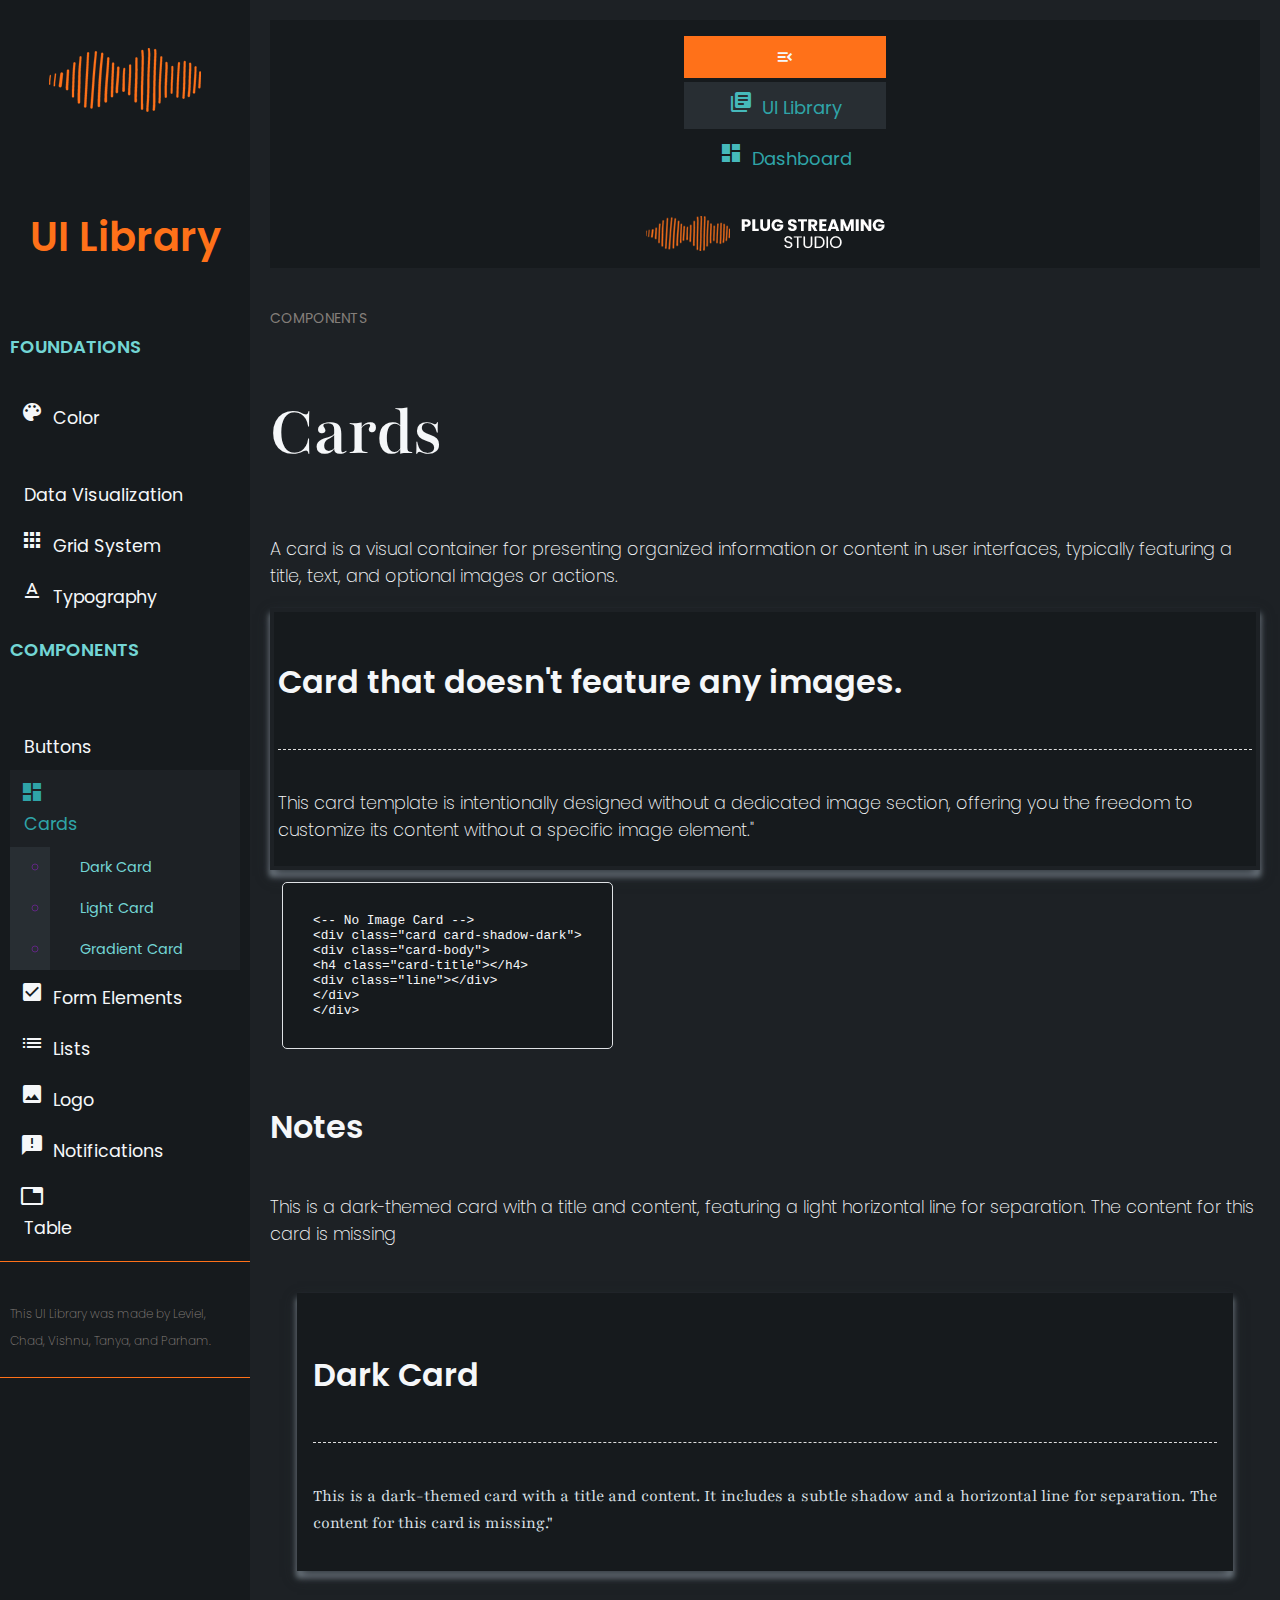
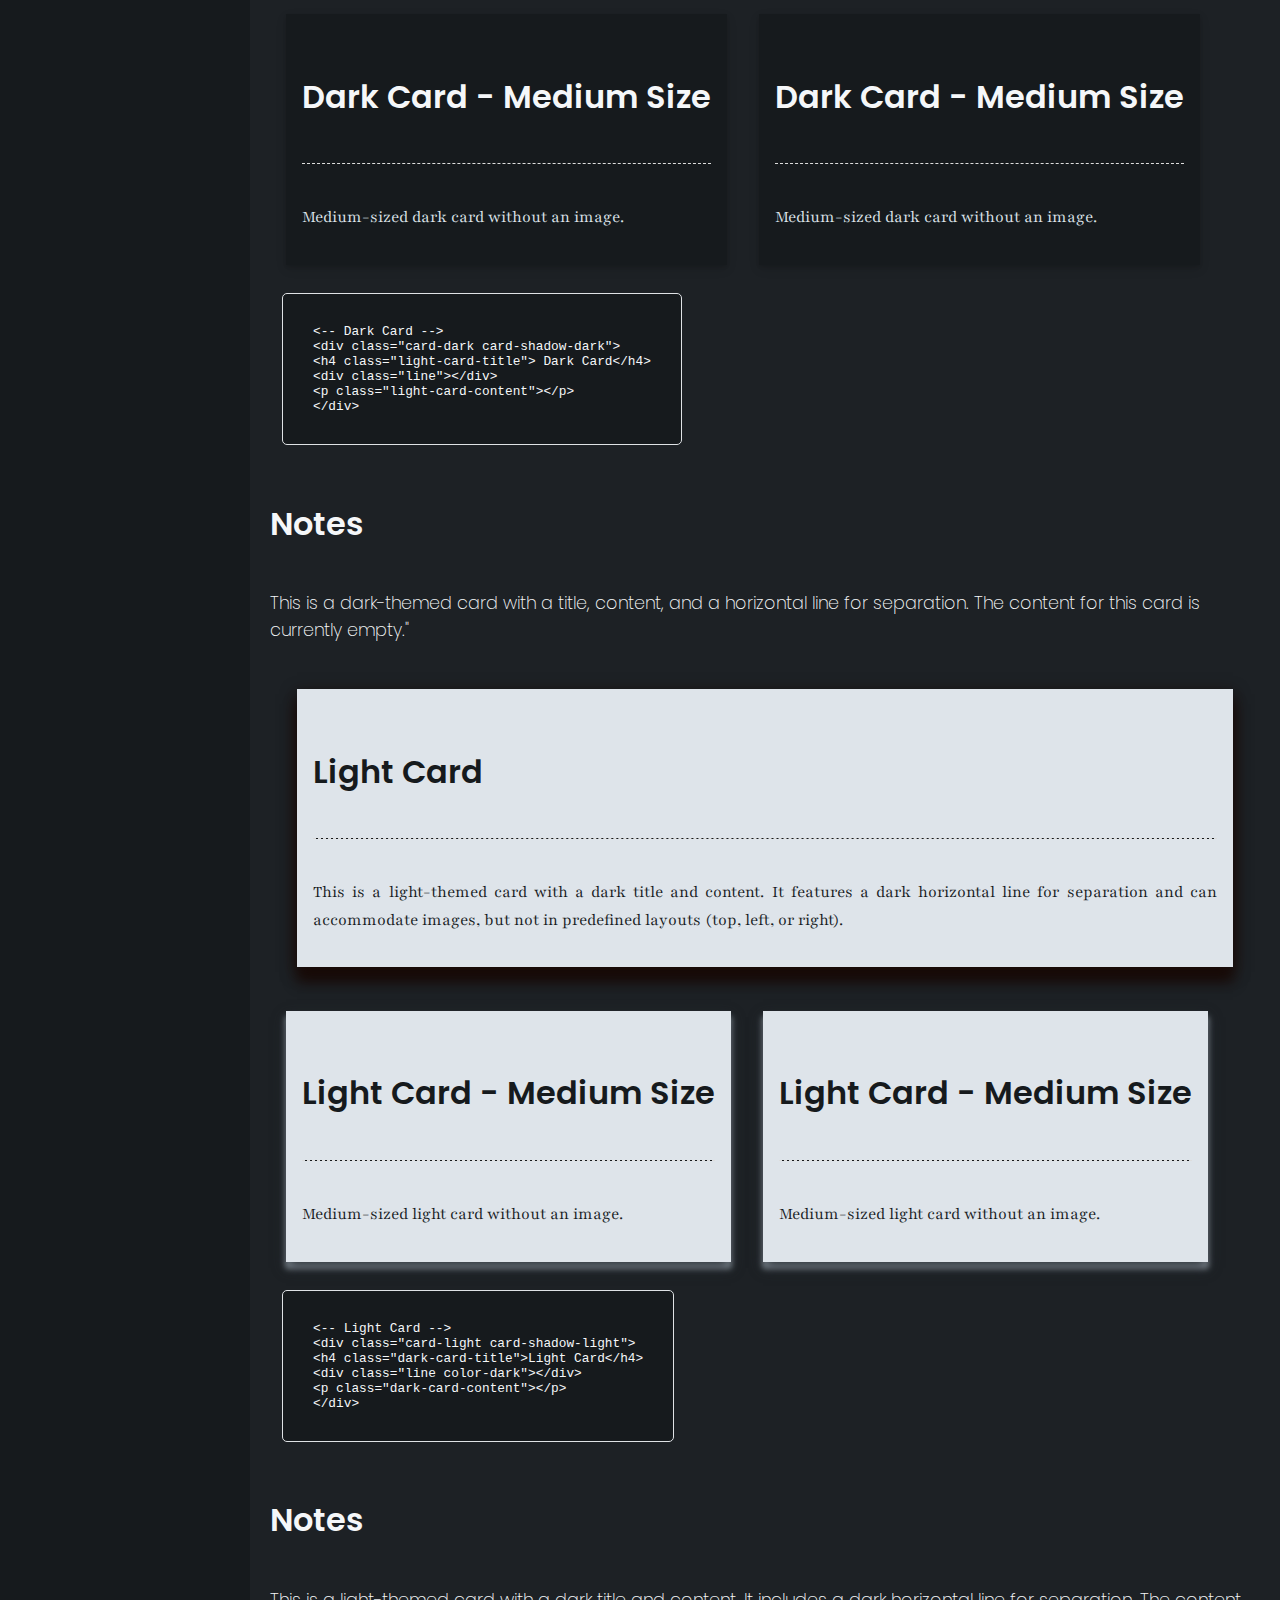
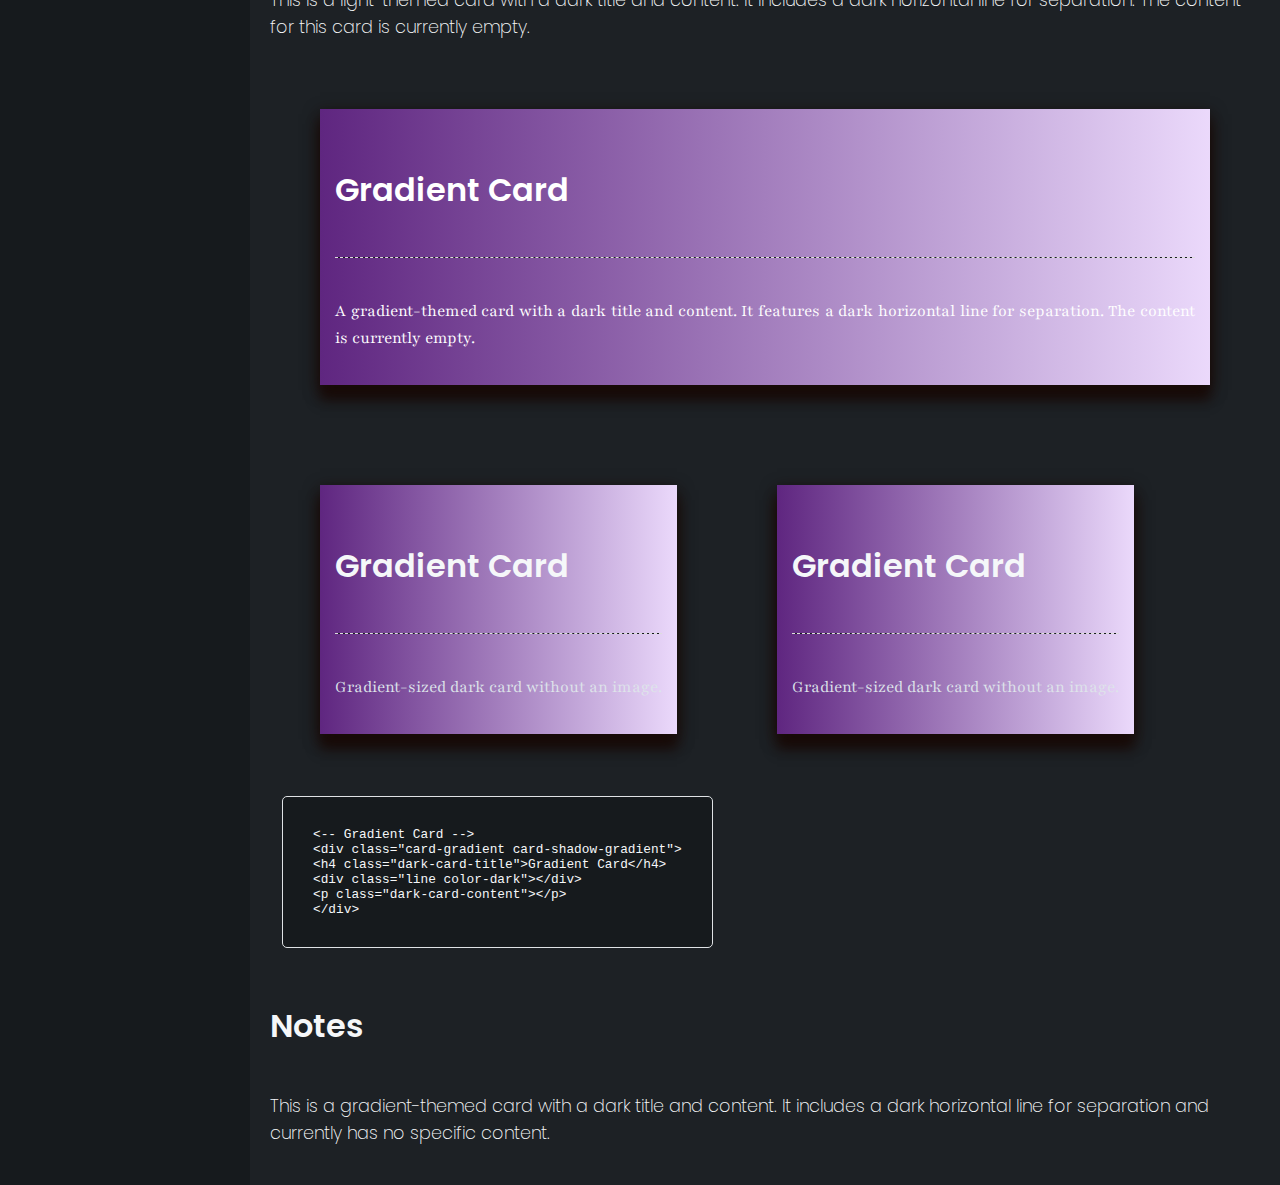
<file: cards.html>
<!DOCTYPE html>
<html lang="en">

<head>
    <meta charset="utf-8">
    <meta name="viewport" content="width=device-width, initial-scale=1.0">
    <meta http-equiv="X-UA-Compatible" content="IE=edge">

    <link rel="icon" href="./style/images/logo-32.png" type="image/x-icon">
    <title>Plug Streaming</title>

    <!-- Bootstrap CSS CDN -->
    <link href="https://cdn.jsdelivr.net/npm/bootstrap@5.3.2/dist/css/bootstrap.min.css" rel="stylesheet"
        integrity="sha384-T3c6CoIi6uLrA9TneNEoa7RxnatzjcDSCmG1MXxSR1GAsXEV/Dwwykc2MPK8M2HN" crossorigin="anonymous">

    <!-- Our Custom CSS -->
    <link rel="stylesheet" href="./style/cards.css">
    <link rel="stylesheet" href="./style/library.css">
    <link rel="stylesheet" href="./style/main.css">

    <!-- Google Icons -->
    <link rel="stylesheet" href="https://fonts.googleapis.com/icon?family=Material+Icons" rel="stylesheet">
    <link rel="stylesheet"
        href="https://fonts.googleapis.com/css2?family=Material+Symbols+Outlined:opsz,wght,FILL,GRAD@20..48,100..700,0..1,-50..200" />

</head>

<body>
    <div class="wrapper"><!-- Main wrapper -->
        <div class="flex-wrap"><!-- Sidebar  -->
            <nav id="sidebar" class="custom-sidebar">
                <div class="sidebar-header">
                    <img class="large-screen-text" src="./style/images/logo-160.png" alt="logo-160">
                    <img class="small-screen-icon" src="./style/images/logo-32.png" alt="logo-160">
                    <h3>UI Library</h3>
                </div>
                    
                    <ul class="list-unstyled components">

                        <span class="large-screen-text">
                            <h5>FOUNDATIONS</h5>
                        </span>
                        <span class="small-screen-icon">
                            <ul class="list-unstyled components"></ul>
                        </span>
                        <li>
                            <a href="index.html">
                                <span class="large-screen-text">
                                    <i class="material-icons">palette</i>
                                    &thinsp;Color</span>
                                <i class="small-screen-icon material-icons">palette</i>
                            </a>
                        </li>
                        <li><a href="./data_visualization.html">
                                <span class="large-screen-text">
                                    <i class="material-icons">query_stats</i>
                                    &thinsp;Data Visualization</span>
                                <i class="small-screen-icon material-icons">query_stats</i>
                            </a></li>
                        <li><a href="./grid.html">
                                <span class="large-screen-text">
                                    <i class="material-icons">apps</i>
                                    &thinsp;Grid System</span>
                                <i class="small-screen-icon material-icons">apps</i>
                            </a></li>
                        <li><a href="./typography.html">
                                <span class="large-screen-text">
                                    <i class="material-icons">text_format</i>
                                    &thinsp;Typography</span>
                                <i class="small-screen-icon material-icons">text_format</i>
                            </a></li>
    
                        <span class="large-screen-text">
                            <h5>COMPONENTS</h5>
                        </span>
                        <span class="small-screen-icon">
                            <ul class="list-unstyled components"></ul>
                        </span>
    
                        <li><a href="./buttons.html">
                                <span class="large-screen-text">
                                    <i class="material-icons">smart_button</i>
                                    &thinsp;Buttons</span>
                                <i class="small-screen-icon material-icons">smart_button</i>
                            </a></li>
                    <li class="active">
                        <a href="./cards.html" data-toggle="collapse" data-target="#homeSubmenu" aria-expanded="true"
                            class="dropdown-toggle" onclick="toggleSubMenu(event)">
                            <span class="large-screen-text">
                                <i class="material-icons">dashboard_customize</i>
                                &thinsp;Cards</span>
                            <i class="small-screen-icon material-icons">dashboard_customize</i>
                        </a>
                        <ul class="collapse list-unstyled" id="homeSubmenu">
                            <li>
                                <a class="active-a" href="#dark-card">Dark Card</a>
                            </li>
                            <li>
                                <a class="active-a" href="#light-card">Light Card</a>
                            </li>
                            <li>
                                <a class="active-a" href="#gradient-card">Gradient Card</a>
                            </li>
                        </ul>
                    </li> 
                        <li><a href="./form_elements.html">
                                <span class="large-screen-text">
                                    <i class="material-icons">check_box</i>
                                    &thinsp;Form Elements</span>
                                <i class="small-screen-icon material-icons">check_box</i>
                            </a></li>
                        <li><a href="./lists.html">
                                <span class="large-screen-text">
                                    <i class="material-icons">list</i>
                                    &thinsp;Lists</span>
                                <i class="small-screen-icon material-icons">list</i>
                            </a></li>
                        <li><a href="./logo.html">
                                <span class="large-screen-text">
                                    <i class="material-icons">image</i>
                                    &thinsp;Logo</span>
                                <i class="small-screen-icon material-icons">image</i>
                            </a></li>
                        <li><a href="./notifications.html">
                                <span class="large-screen-text">
                                    <i class="material-icons">announcement</i>
                                    &thinsp;Notifications</span>
                                <i class="small-screen-icon material-icons">announcement</i>
                            </a></li>
                        <li><a href="./tables.html">
                                <span class="large-screen-text">
                                    <i class="material-icons">table_chart</i>
                                    &thinsp;Table</span>
                                <i class="small-screen-icon material-icons">table_chart</i>
                            </a></li>
    
    
                    </ul>
                    <ul class="list-unstyled components">
                        <span class="large-screen-text">
                            <p class="copyright">This UI Library was made by Leviel, Chad, Vishnu, Tanya, and Parham.</p>
                        </span>
                        <span class="small-screen-icon copyright">&copy; LCVTP</span>
                    </ul>      
            </nav>
        </div> <!-- end sidebar -->
        <div class="col flex"> <!-- Right Content  -->
            <div id="content">
                <!-- MAIN HEADER AND NAVIGATION -->
                <header>
                    <div class="container">
                        <nav id="navbar" class="navbar navbar-expand-sm navbar-collapse">
                            <div class="container-fluid">
                                <!-- Navigation Top -->
                                <div id="head-nav">
                                    <ul class="nav navbar-nav d-flex ml-auto text-center">
                                        <li class="nav-item collapse-btn">
                                            <!--Sidebar Toggle-->
                                            <a id="sidebarCollapse"
                                                class="nav-item material-symbols-outlined">menu_open</a>
                                        </li>
                                        <li class="nav-item active">
                                            <a class="nav-link" href="index.html">
                                                <span class="large-screen-text">
                                                    <i class="material-icons">library_books</i>
                                                    &thinsp;UI Library</span>
                                                <i class="small-screen-icon material-icons">library_books</i>
                                            </a>
                                        </li>
                                        <li class="nav-item">
                                            <a class="nav-link" href="dashboard.html">
                                                <span class="large-screen-text">
                                                    <i class="material-icons">dashboard</i>
                                                    &thinsp;Dashboard</span>
                                                <i class="small-screen-icon material-icons">dashboard</i>
                                            </a>
                                        </li>
                                    </ul>
                                </div>
                            <div>
                                <img class="header-logo" id="logo-large" src="./style/images/logo-wide.png" alt="">
                                <img class="header-logo" id="logo-small" src="./style/images/logo-square.png" alt="">
                            </div>
                        </div>
                    </nav>
                </div>
            </header>
            
                <!-- 
                CHANGE THIS PART PLS THANKS
             -->


                <!-- Page Contents -->
                <div class="content-container container word-wrap text-break">
                    <h6>COMPONENTS</h6>
                    <h2>Cards</h2>
                    <p>A card is a visual container for presenting organized information or content in user interfaces, typically featuring a title, text, and optional images or actions.</p>    
 
                    <div class="container">
                        <div class="row">

                            <!-- Left Side (Column for Card) -->
                            <div class="col">
                                <div class="card card-shadow-dark">
                                    <div class="card-body" style="background-color: var(--shark-0);">
                                        <h4 class="card-title">Card that doesn't feature any images.</h4>
                                        <div class="line"></div>
                                        <p class="">
                                        <p> This card template is intentionally designed without a dedicated image
                                            section, offering you the freedom to customize its content without a
                                            specific image element."</p>
                                        </p>
                                    </div>
                                </div>
                            </div>

                        </div>

                        <!-- Code Snippet Example-->
                        <div class=" mt-5">
                            <div class="row">
                                <div class="col-md-7 col-sm-12">
                                    <!-- Larger column for pre on medium and small screens -->
                                    <pre style="white-space: pre-line;">
                                        &lt;-- No Image Card --&gt;
                                        &lt;div class="card card-shadow-dark"&gt;
                                            &lt;div class="card-body"&gt;
                                                &lt;h4 class="card-title"&gt;&lt;/h4&gt;
                                                &lt;div class="line"&gt;&lt;/div&gt;
                                            &lt;/div&gt;
                                        &lt;/div&gt;
                                    </pre>
                                </div>
                                <div class="col-md-5 col-sm-12">
                                    <!-- Smaller column for p on medium and small screens -->
                                    <h4>Notes</h4>
                                    <p>This is a dark-themed card with a title and content, featuring a light horizontal
                                        line for separation. The content for this card is missing</p>
                                </div>
                            </div>
                        </div>

                        <div class="row mt-3 mb-2">
                            <div class="col">
                                <div class="card-dark card-shadow-dark">
                                    <h4 id="dark-card" class="light-card-title"> Dark Card</h4>
                                    <div class="line"></div>
                                    <p class="light-card-content">This is a dark-themed card with a title and content.
                                        It includes a subtle shadow and a horizontal line for separation. The content
                                        for this card is missing."</p>
                                </div>
                            </div>
                        </div>
                        <!--Dark Card Medium Size-->
                        <div class="row mt-3 mb-2">
                            <div class="col-md-6">
                                <div class="card-dark-md card-shadow-dark">
                                    <h4 class="light-card-title"> Dark Card - Medium Size</h4>
                                    <div class="line"></div>
                                    <p class="light-card-content">Medium-sized dark card without an image.</p>
                                </div>
                            </div>

                            <div class="col-md-6">
                                <div class="card-dark-md card-shadow-dark">
                                    <h4 class="light-card-title"> Dark Card - Medium Size</h4>
                                    <div class="line"></div>
                                    <p class="light-card-content">Medium-sized dark card without an image.</p>
                                </div>
                            </div>
                        </div>

                        <!-- Code Snippet Example-->
                        <div class=" mt-5">
                            <div class="row">
                                <div class="col-md-7 col-sm-12">
                                    <!-- Larger column for pre on medium and small screens -->
                                    <pre style="white-space: pre-line;">
                                        &lt;-- Dark Card --&gt;
                                        &lt;div class="card-dark card-shadow-dark"&gt;
                                        &lt;h4 class="light-card-title"&gt; Dark Card&lt;/h4&gt;
                                        &lt;div class="line"&gt;&lt;/div&gt;
                                        &lt;p class="light-card-content"&gt;&lt;/p&gt;
                                        &lt;/div&gt;
                                    </pre>
                                </div>
                                <div class="col-md-5 col-sm-12">
                                    <!-- Smaller column for p on medium and small screens -->
                                    <h4>Notes</h4>
                                    <p>This is a dark-themed card with a title, content, and a horizontal line for
                                        separation. The content for this card is currently empty."</p>
                                </div>
                            </div>
                        </div>




                        <div class="row mt-3 mb-2">
                            <div class="col">
                                <div class="card-light card-shadow-light">
                                    <h4 id="light-card" class="dark-card-title">Light Card</h4>
                                    <div class="line color-dark"></div>
                                    <p class="dark-card-content"> This is a light-themed card with a dark title and
                                        content. It features a dark horizontal line for separation and can accommodate
                                        images, but not in predefined layouts (top, left, or right).</p>
                                </div>
                            </div>
                        </div>
                        <!--Light Card Medium Size-->
                        <div class="row mt-3 mb-2">
                            <div class="col-md-6">
                                <div class="card-light-md card-shadow-dark">
                                    <h4 class="dark-card-title"> Light Card - Medium Size</h4>
                                    <div class="line color-dark"></div>
                                    <p class="dark-card-content">Medium-sized light card without an image.</p>
                                </div>
                            </div>

                            <div class="col-md-6">
                                <div class="card-light-md card-shadow-dark">
                                    <h4 class="dark-card-title"> Light Card - Medium Size</h4>
                                    <div class="line color-dark"></div>
                                    <p class="dark-card-content">Medium-sized light card without an image.</p>
                                </div>
                            </div>
                        </div>

                        <!-- Code Snippet Example-->
                        <div class=" mt-5">
                            <div class="row">
                                <div class="col-md-7 col-sm-12">
                                    <!-- Larger column for pre on medium and small screens -->
                                    <pre style="white-space: pre-line;">
                                        &lt;-- Light Card --&gt;
                                        &lt;div class="card-light card-shadow-light"&gt;
                                        &lt;h4 class="dark-card-title"&gt;Light Card&lt;/h4&gt;
                                        &lt;div class="line color-dark"&gt;&lt;/div&gt;
                                        &lt;p class="dark-card-content"&gt;&lt;/p&gt;
                                        &lt;/div&gt;
                                    </pre>
                                </div>
                                <div class="col-md-5 col-sm-12">
                                    <!-- Smaller column for p on medium and small screens -->
                                    <h4>Notes</h4>
                                    <p>This is a light-themed card with a dark title and content. It includes a dark
                                        horizontal line for separation. The content for this card is currently empty.
                                    </p>
                                </div>
                            </div>
                        </div>

                        <div class="row mt-3 mb-2">
                            <div class="col">
                                <div class="card-gradient card-shadow-gradient">
                                    <h4 id="gradient-card" class="dark-card-title">Gradient Card</h4>
                                    <div class="line color-dark"></div>
                                    <p class="dark-card-content"> A gradient-themed card with a dark title and content.
                                        It features a dark horizontal line for separation. The content is currently
                                        empty.</p>
                                </div>
                            </div>
                        </div>
                        <!--Gradient Card Medium Size-->
                        <div class="row mt-3 mb-2">
                            <div class="col-md-6">
                                <div class="card-gradient-md card-shadow-gradient">
                                    <h4 class="light-card-title">Gradient Card</h4>
                                    <div class="line color-dark"></div>
                                    <p class="light-card-content">Gradient-sized dark card without an image.</p>
                                </div>
                            </div>

                            <div class="col-md-6">
                                <div class="card-gradient-md card-shadow-gradient">
                                    <h4 class="light-card-title">Gradient Card</h4>
                                    <div class="line color-dark"></div>
                                    <p class="light-card-content">Gradient-sized dark card without an image.</p>
                                </div>
                            </div>
                        </div>


                        <!-- Code Snippet Example-->
                        <div class=" mt-5">
                            <div class="row">
                                <div class="col-md-7 col-sm-12">
                                    <!-- Larger column for pre on medium and small screens -->
                                    <pre style="white-space: pre-line;">
                                        &lt;-- Gradient Card --&gt;
                                        &lt;div class="card-gradient card-shadow-gradient"&gt;
                                        &lt;h4 class="dark-card-title"&gt;Gradient Card&lt;/h4&gt;
                                        &lt;div class="line color-dark"&gt;&lt;/div&gt;
                                        &lt;p class="dark-card-content"&gt;&lt;/p&gt;
                                        &lt;/div&gt;
                                    </pre>
                                </div>
                                <div class="col-md-5 col-sm-12">
                                    <!-- Smaller column for p on medium and small screens -->
                                    <h4>Notes</h4>
                                    <p>This is a gradient-themed card with a dark title and content. It includes a dark
                                        horizontal line for separation and currently has no specific content.</p>
                                </div>
                            </div>
                        </div>

                    </div> <!-- END -->




                </div> <!-- END Page Contents -->
            </div> <!--END right side container -->
        </div> <!-- END wrapper -->


        <!-- 
      !!!!!!!!!!!
      SCRIPTS PLS DONT DELETE BELOW THIS
      !!!!!!!!!!!!!
    -->

        <!-- jQuery CDN - Slim version (=without AJAX) -->
        <script src="https://code.jquery.com/jquery-3.3.1.slim.min.js"
            integrity="sha384-q8i/X+965DzO0rT7abK41JStQIAqVgRVzpbzo5smXKp4YfRvH+8abtTE1Pi6jizo"
            crossorigin="anonymous"></script>
        <!-- Popper.JS -->
        <script src="https://cdnjs.cloudflare.com/ajax/libs/popper.js/1.14.0/umd/popper.min.js"
            integrity="sha384-cs/chFZiN24E4KMATLdqdvsezGxaGsi4hLGOzlXwp5UZB1LY//20VyM2taTB4QvJ"
            crossorigin="anonymous"></script>
        <!-- Bootstrap JS -->
        <script src="https://stackpath.bootstrapcdn.com/bootstrap/4.1.0/js/bootstrap.min.js"
            integrity="sha384-uefMccjFJAIv6A+rW+L4AHf99KvxDjWSu1z9VI8SKNVmz4sk7buKt/6v9KI65qnm"
            crossorigin="anonymous"></script>

        <!-- Our Main JS -->
        <script src="./scripts/main.js"></script>

</body>

</html>
</file>
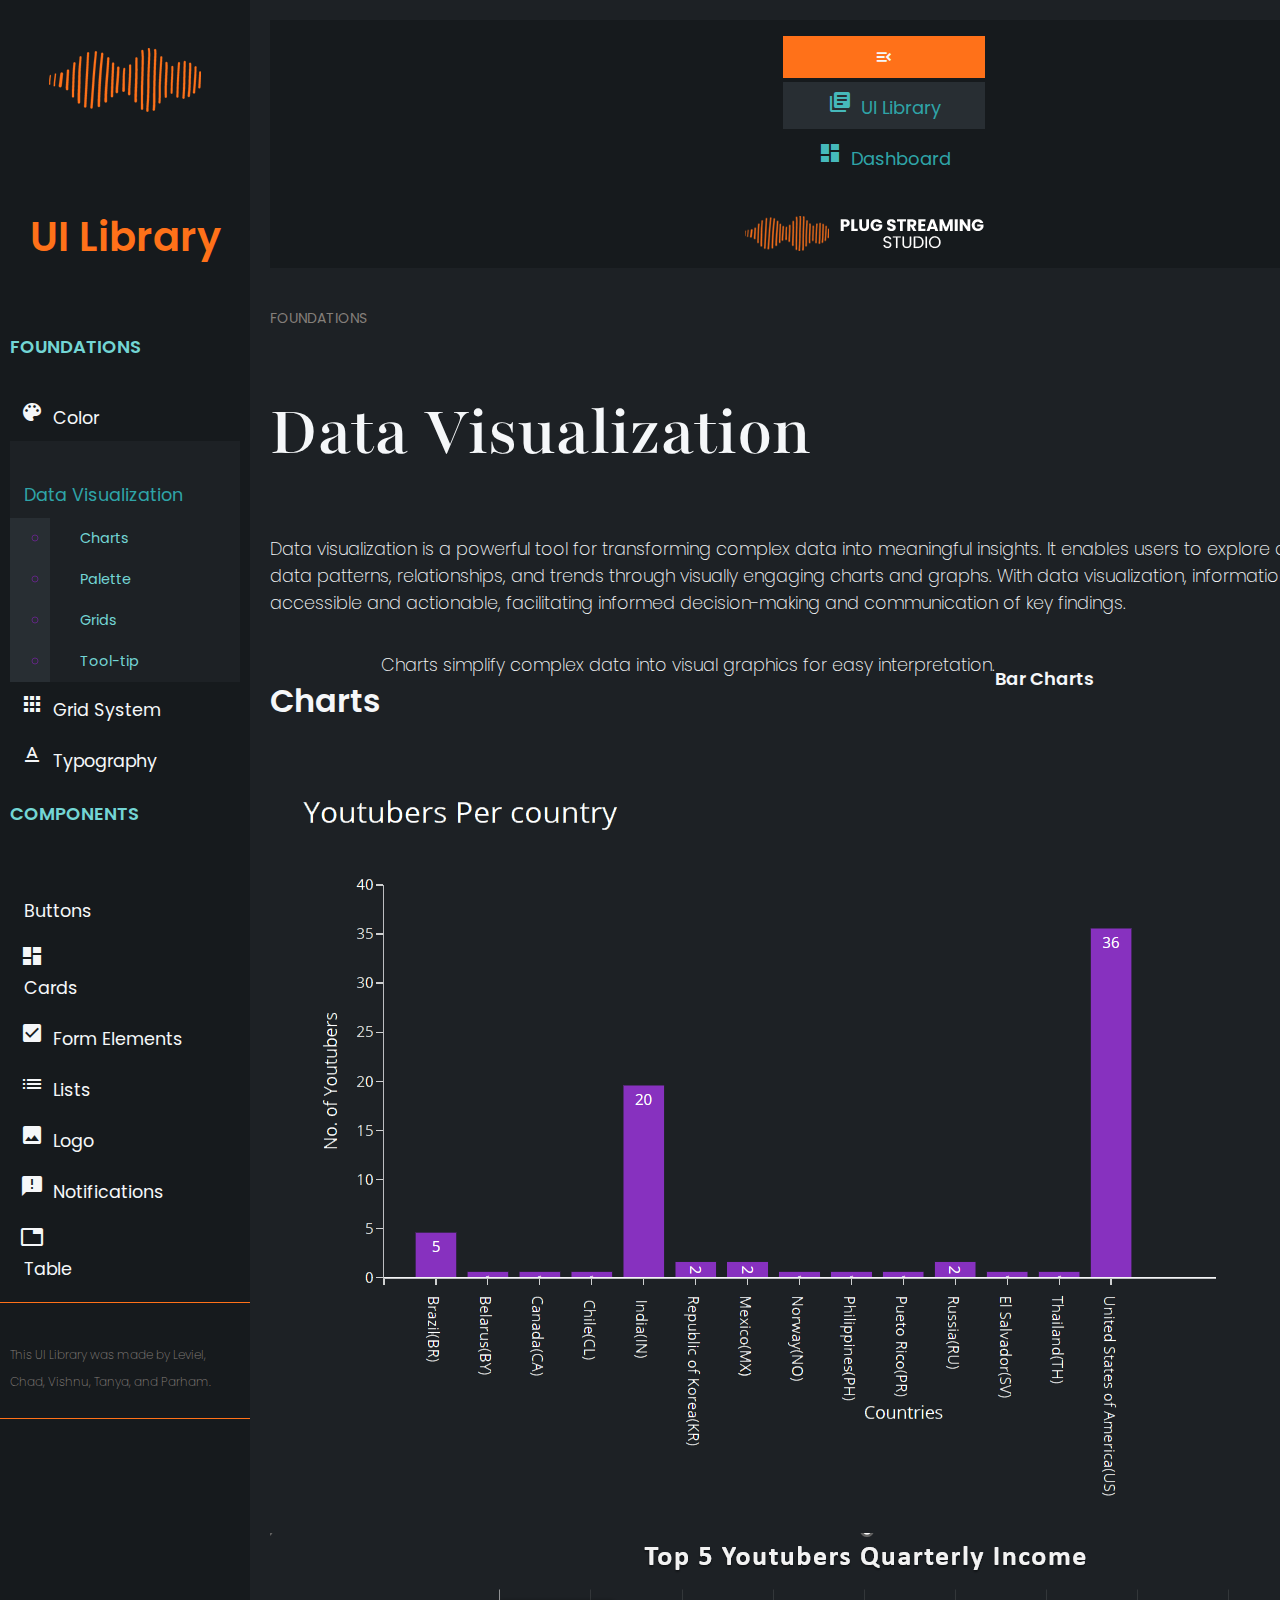
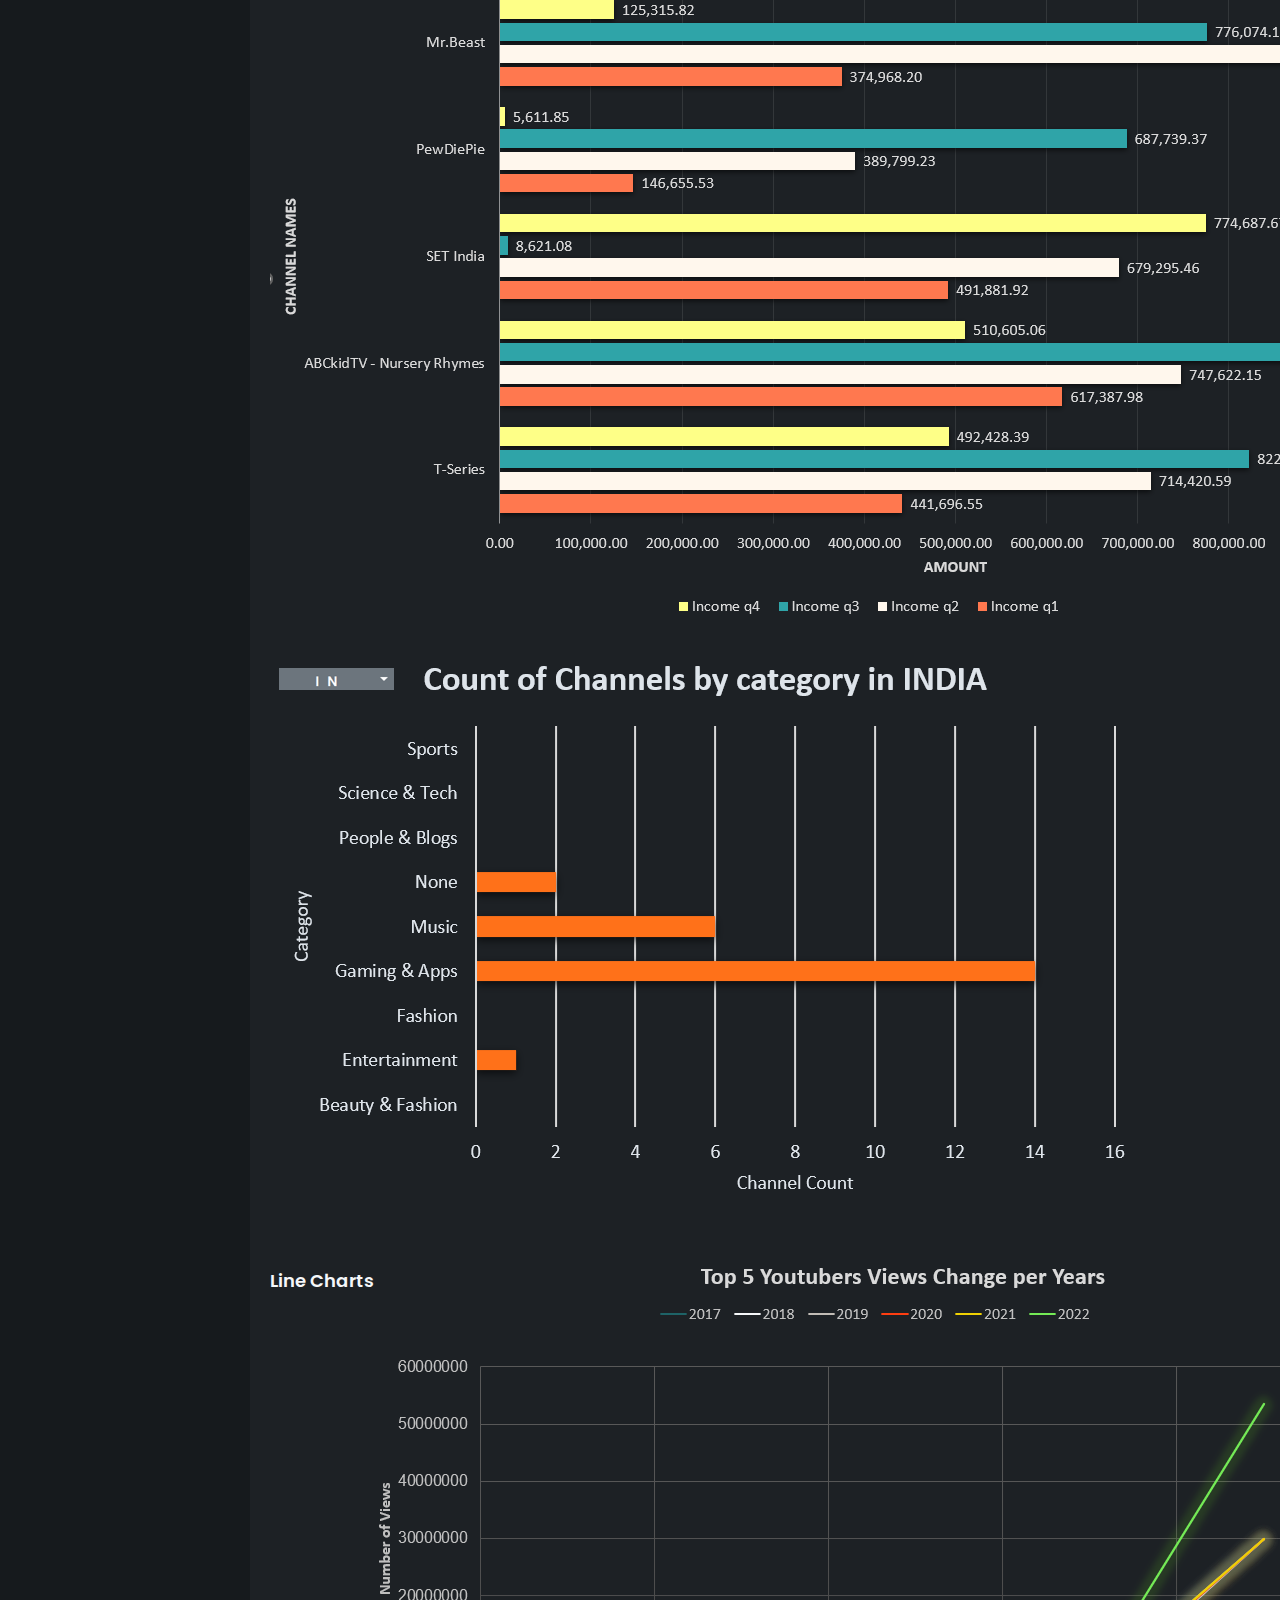
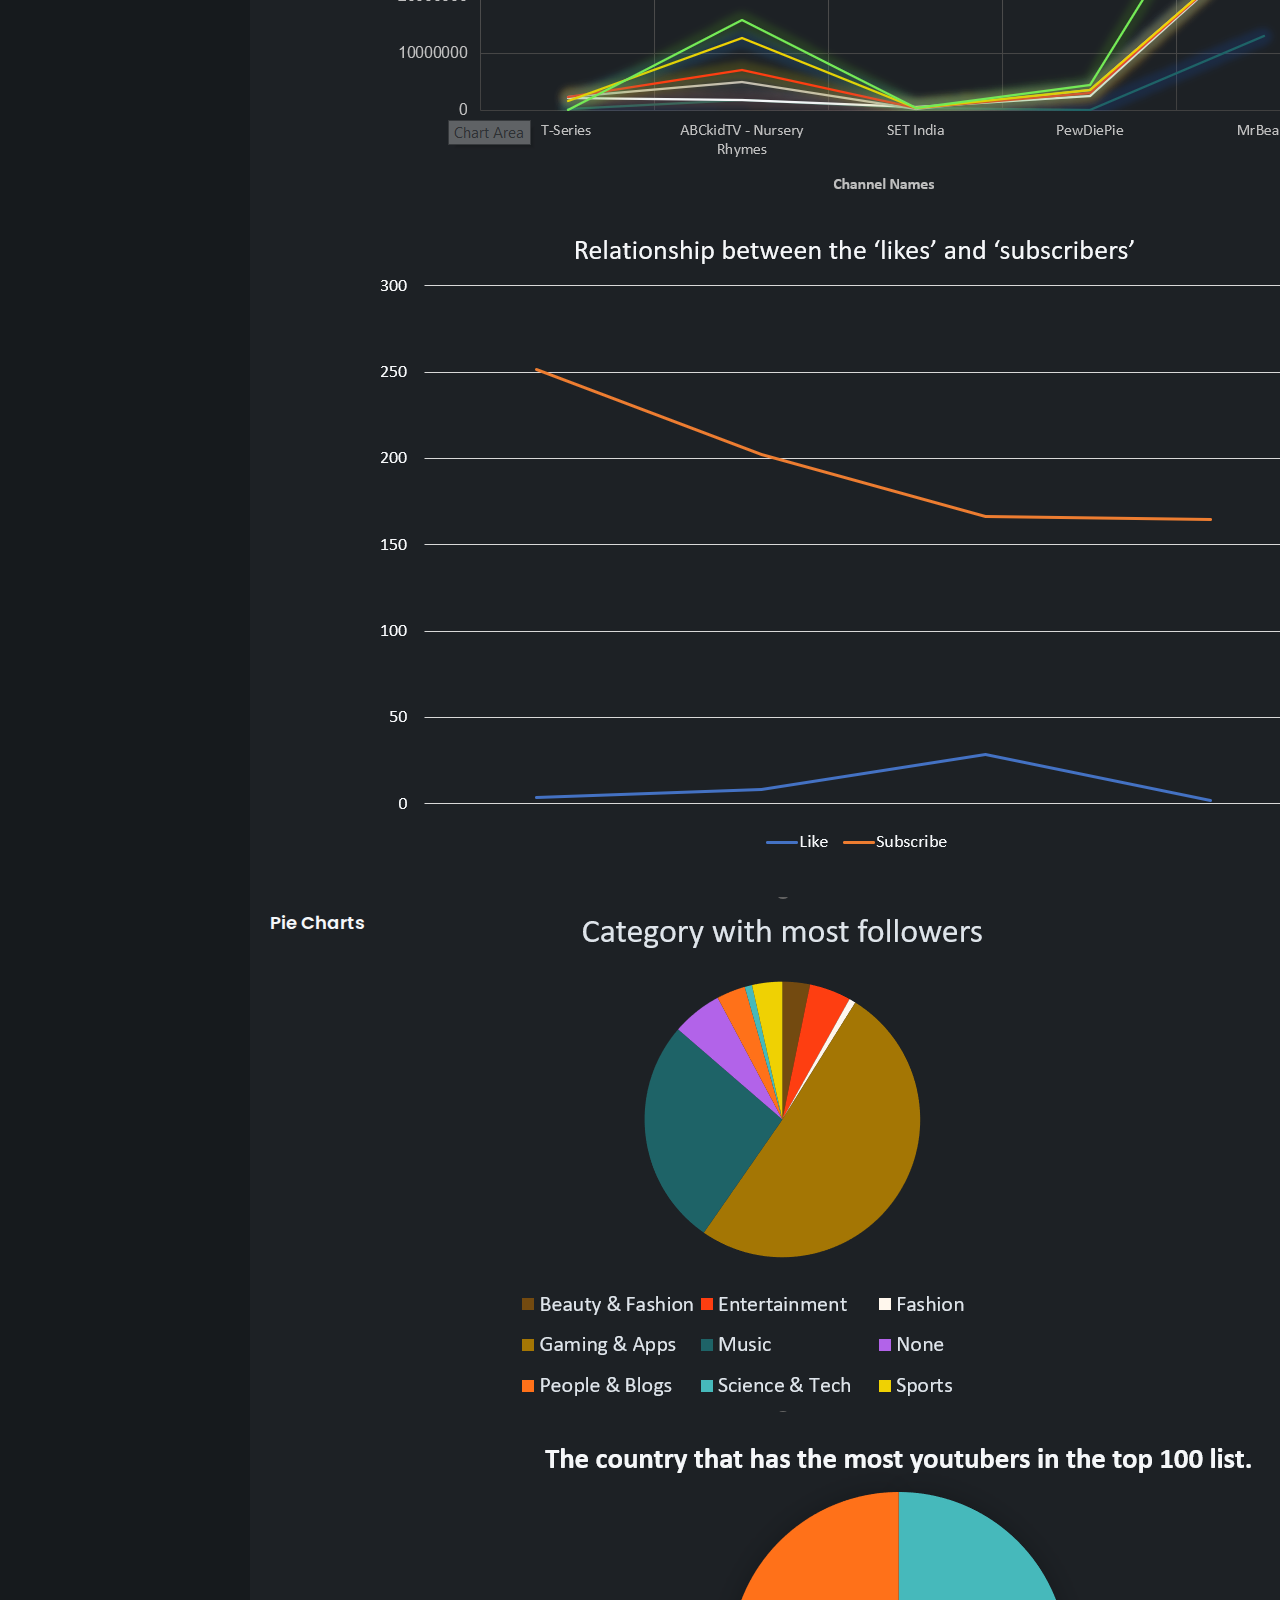
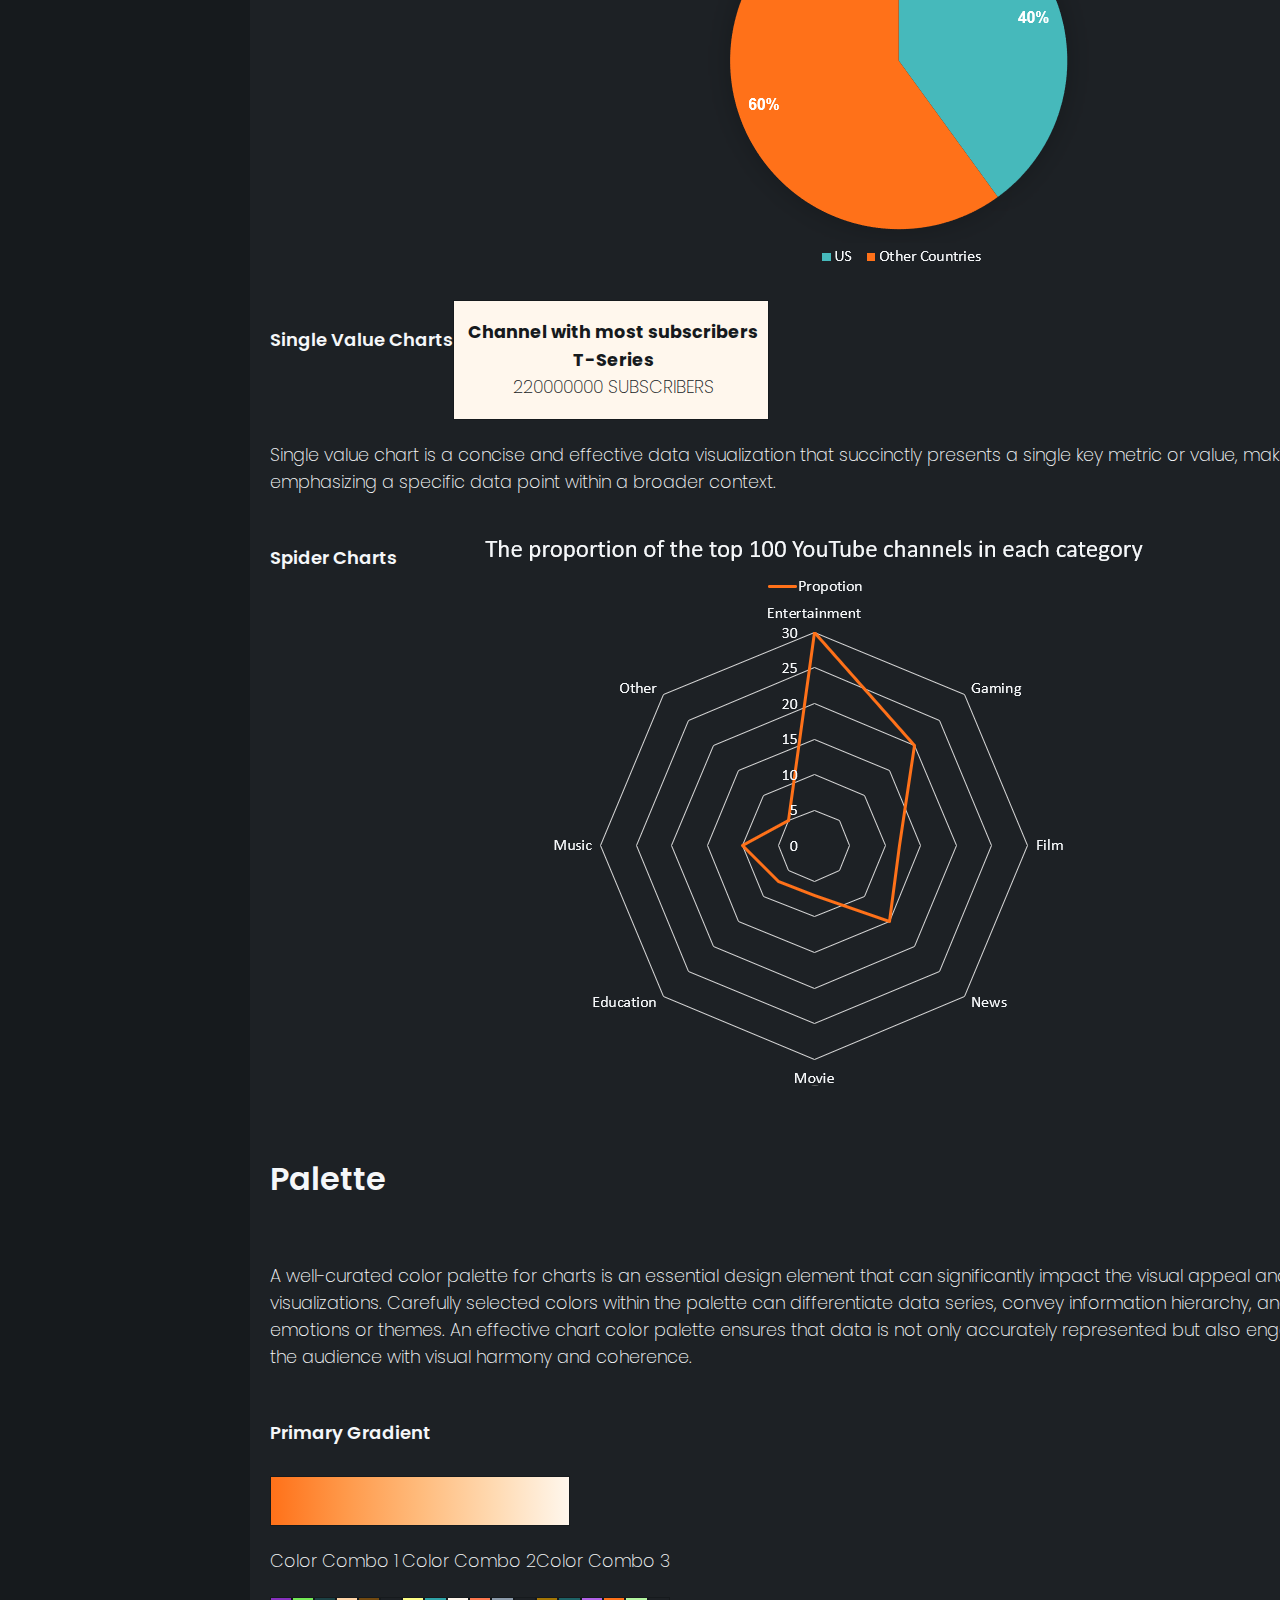
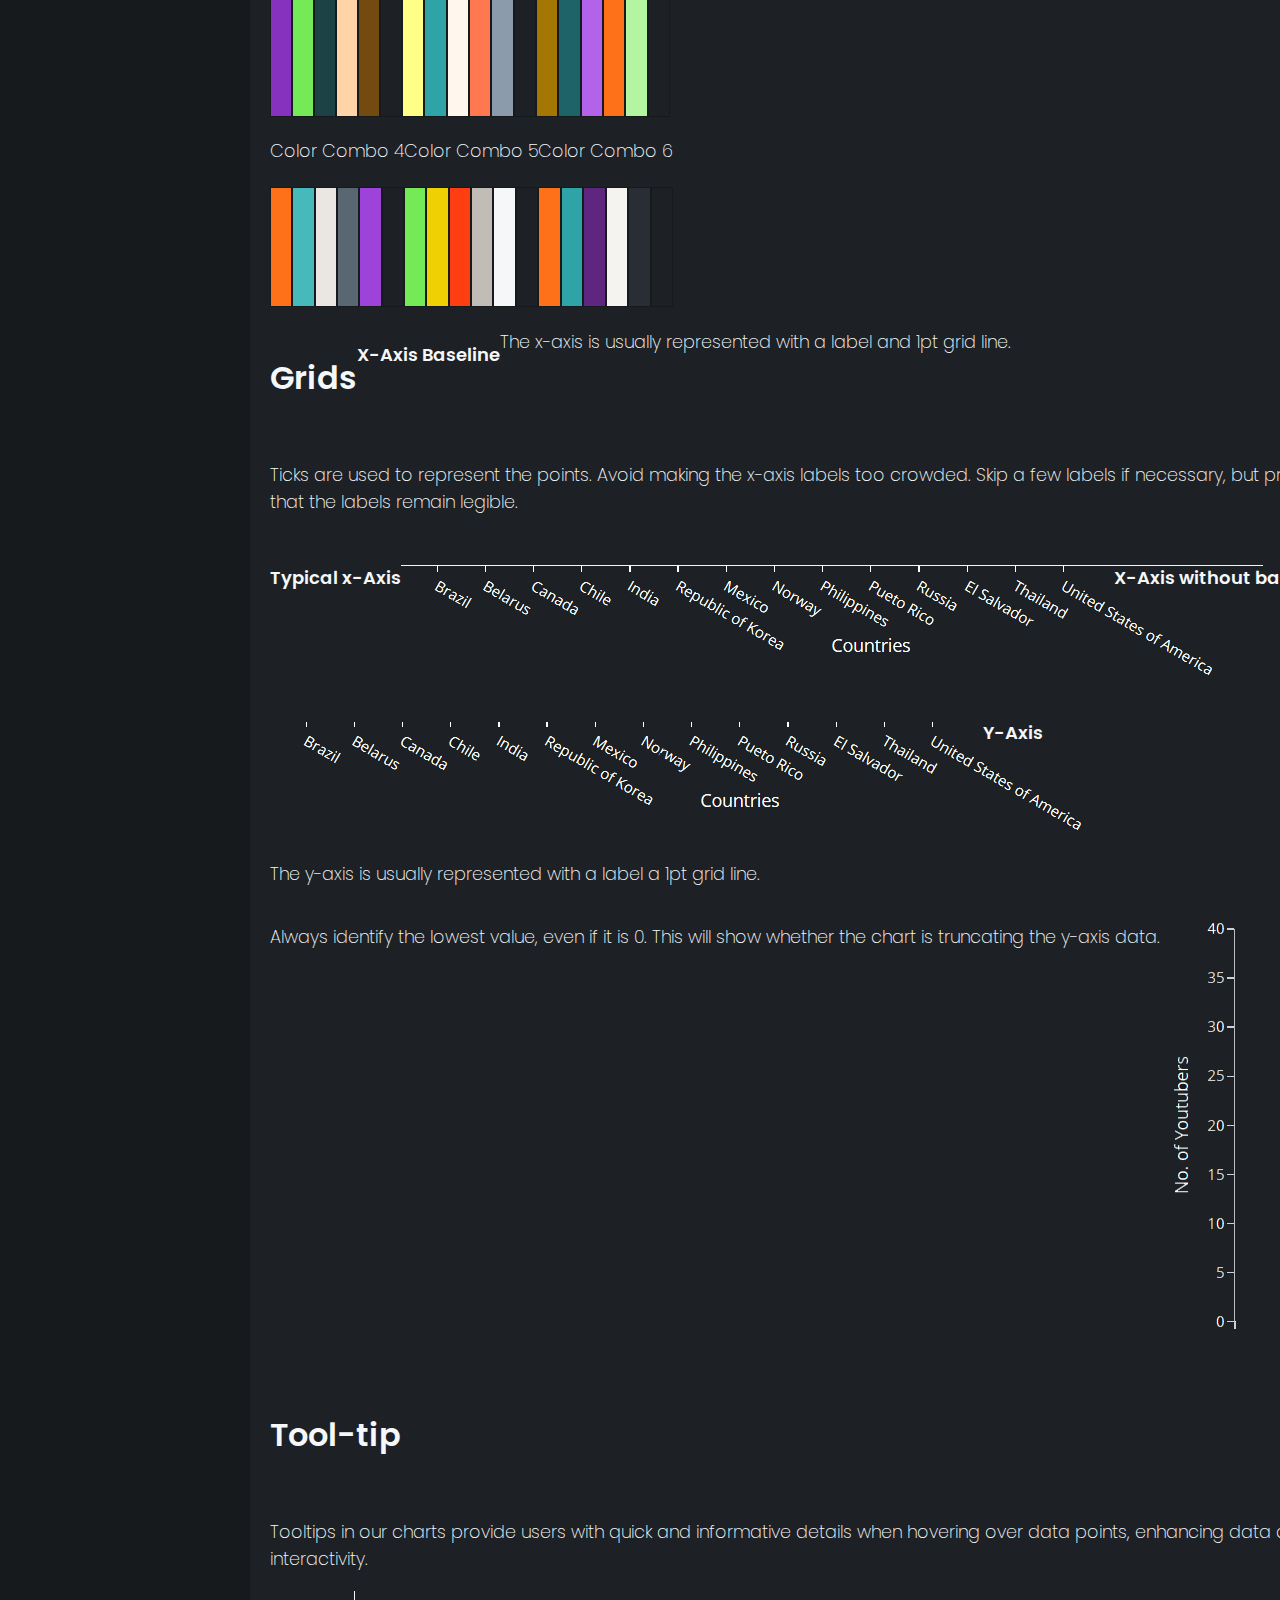
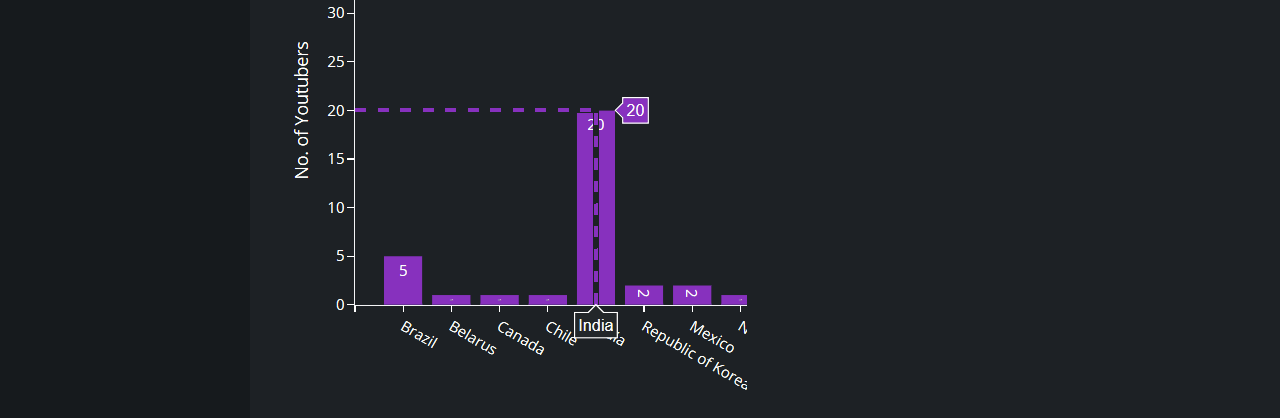
<file: data_visualization.html>
<!DOCTYPE html>
<html lang="en">

<head>
    <meta charset="utf-8">
    <meta name="viewport" content="width=device-width, initial-scale=1.0">
    <meta http-equiv="X-UA-Compatible" content="IE=edge">

    <link rel="icon" href="./style/images/logo-32.png" type="image/x-icon">
    <title>Plug Streaming</title>

    <!-- Bootstrap CSS CDN -->
    <link href="https://cdn.jsdelivr.net/npm/bootstrap@5.3.2/dist/css/bootstrap.min.css" rel="stylesheet"
        integrity="sha384-T3c6CoIi6uLrA9TneNEoa7RxnatzjcDSCmG1MXxSR1GAsXEV/Dwwykc2MPK8M2HN" crossorigin="anonymous">

    <!-- Our Custom CSS -->
    <link rel="stylesheet" href="./style/library.css">
    <link rel="stylesheet" href="./style/main.css">

    <!-- Google Icons -->
    <link rel="stylesheet" href="https://fonts.googleapis.com/icon?family=Material+Icons" rel="stylesheet">
    <link rel="stylesheet"
        href="https://fonts.googleapis.com/css2?family=Material+Symbols+Outlined:opsz,wght,FILL,GRAD@20..48,100..700,0..1,-50..200" />

</head>

<body>
    <div class="wrapper"><!-- Main wrapper -->
        <div class="flex-wrap"><!-- Sidebar  -->
            <nav id="sidebar" class="custom-sidebar">
                <div class="sidebar-header">
                    <img class="large-screen-text" src="./style/images/logo-160.png" alt="logo-160">
                    <img class="small-screen-icon" src="./style/images/logo-32.png" alt="logo-160">
                    <h3>UI Library</h3>
                </div>

                    <ul class="list-unstyled components">

                        <span class="large-screen-text">
                            <h5>FOUNDATIONS</h5>
                        </span>
                        <span class="small-screen-icon">
                            <ul class="list-unstyled components"></ul>
                        </span>
                        <li>
                            <a href="index.html">
                                <span class="large-screen-text">
                                    <i class="material-icons">palette</i>
                                    &thinsp;Color</span>
                                <i class="small-screen-icon material-icons">palette</i>
                            </a>
                        </li>
                        <li class="active">
                            <a href="./data_visualization.html" data-toggle="collapse" data-target="#homeSubmenu"
                                aria-expanded="true" class="dropdown-toggle" onclick="toggleSubMenu(event)">
                                <span class="large-screen-text">
                                    <i class="material-icons">query_stats</i>
                                    &thinsp;Data Visualization</span>
                                <i class="small-screen-icon material-icons">query_stats</i>
                          </a>
                            <ul class="collapse list-unstyled" id="homeSubmenu">
                                <li>
                                    <a class="active-a" href="#data-charts">Charts</a>
                                </li>
                                <li>
                                    <a class="active-a" href="#data-palette">Palette</a>
                                </li>
                                <li>
                                    <a class="active-a" href="#data-grids">Grids</a>
                                </li>
                                <li>
                                    <a class="active-a" href="#data-tooltip">Tool-tip</a>
                                </li>
                            </ul>
                        </li>
                        <li><a href="./grid.html">
                                <span class="large-screen-text">
                                    <i class="material-icons">apps</i>
                                    &thinsp;Grid System</span>
                                <i class="small-screen-icon material-icons">apps</i>
                            </a></li>
                        <li><a href="./typography.html">
                                <span class="large-screen-text">
                                    <i class="material-icons">text_format</i>
                                    &thinsp;Typography</span>
                                <i class="small-screen-icon material-icons">text_format</i>
                            </a></li>
    
                        <span class="large-screen-text">
                            <h5>COMPONENTS</h5>
                        </span>
                        <span class="small-screen-icon">
                            <ul class="list-unstyled components"></ul>
                        </span>
    
                        <li><a href="./buttons.html">
                                <span class="large-screen-text">
                                    <i class="material-icons">smart_button</i>
                                    &thinsp;Buttons</span>
                                <i class="small-screen-icon material-icons">smart_button</i>
                            </a></li>
                        <li><a href="./cards.html">
                                <span class="large-screen-text">
                                    <i class="material-icons">dashboard_customize</i>
                                    &thinsp;Cards</span>
                                <i class="small-screen-icon material-icons">dashboard_customize</i>
                            </a>
                        </li>
                        <li><a href="./form_elements.html">
                                <span class="large-screen-text">
                                    <i class="material-icons">check_box</i>
                                    &thinsp;Form Elements</span>
                                <i class="small-screen-icon material-icons">check_box</i>
                            </a></li>
                        <li><a href="./lists.html">
                                <span class="large-screen-text">
                                    <i class="material-icons">list</i>
                                    &thinsp;Lists</span>
                                <i class="small-screen-icon material-icons">list</i>
                            </a></li>
                        <li><a href="./logo.html">
                                <span class="large-screen-text">
                                    <i class="material-icons">image</i>
                                    &thinsp;Logo</span>
                                <i class="small-screen-icon material-icons">image</i>
                            </a></li>
                        <li><a href="./notifications.html">
                                <span class="large-screen-text">
                                    <i class="material-icons">announcement</i>
                                    &thinsp;Notifications</span>
                                <i class="small-screen-icon material-icons">announcement</i>
                            </a></li>
                        <li><a href="./tables.html">
                                <span class="large-screen-text">
                                    <i class="material-icons">table_chart</i>
                                    &thinsp;Table</span>
                                <i class="small-screen-icon material-icons">table_chart</i>
                            </a></li>
    
    
                    </ul>
                    <ul class="list-unstyled components">
                        <span class="large-screen-text">
                            <p class="copyright">This UI Library was made by Leviel, Chad, Vishnu, Tanya, and Parham.</p>
                        </span>
                        <span class="small-screen-icon copyright">&copy; LCVTP</span>
                    </ul>
            </nav>
        </div> <!-- end sidebar -->
        <div class="col flex container-fluid"> <!-- Right Content  -->
            <div id="content">
                <!-- MAIN HEADER AND NAVIGATION -->
                <header>
                    <div class="container">
                        <nav id="navbar" class="navbar navbar-expand-sm navbar-collapse">
                            <div class="container-fluid">
                                <!-- Navigation Top -->
                                <div id="head-nav">
                                    <ul class="nav navbar-nav d-flex ml-auto text-center">
                                        <li class="nav-item collapse-btn">
                                            <!--Sidebar Toggle-->
                                            <a id="sidebarCollapse"
                                                class="nav-item material-symbols-outlined">menu_open</a>
                                        </li>
                                        <li class="nav-item active">
                                            <a class="nav-link" href="index.html">
                                                <span class="large-screen-text">
                                                    <i class="material-icons">library_books</i>
                                                    &thinsp;UI Library</span>
                                                <i class="small-screen-icon material-icons">library_books</i>
                                            </a>
                                        </li>
                                        <li class="nav-item">
                                            <a class="nav-link" href="dashboard.html">
                                                <span class="large-screen-text">
                                                    <i class="material-icons">dashboard</i>
                                                    &thinsp;Dashboard</span>
                                                <i class="small-screen-icon material-icons">dashboard</i>
                                            </a>
                                        </li>
                                    </ul>
                                </div>
                                <div>
                                    <img class="header-logo" id="logo-large" src="./style/images/logo-wide.png" alt="">
                                    <img class="header-logo" id="logo-small" src="./style/images/logo-square.png"
                                        alt="">
                                </div>
                            </div>
                        </nav>
                    </div>
                </header>


                <!-- 
                CHANGE THIS PART PLS THANKS
             -->


                <!-- Page Contents -->
                <div id="data-viz" class="content-container container word-wrap text-break">
                    <h6>FOUNDATIONS</h6>
                    <h2>Data Visualization</h2>
                    <p>Data visualization is a powerful tool for transforming complex data into meaningful insights. It
                        enables users to explore and understand data patterns, relationships, and trends through
                        visually engaging charts and graphs. With data visualization, information becomes accessible and
                        actionable, facilitating informed decision-making and communication of key findings.</p>

                    <div class="container">
                        <div class="mt-5"> <!-- Charts -->
                            <div class="row">
                                <div class="row">
                                    <h4 id="data-charts" class="mb-3">Charts</h4>
                                    <p>Charts simplify complex data into visual graphics for easy interpretation.</p>
                                    <h5 class="mb-3 mt-3">Bar Charts</h5>
                                    <!-- Bar chart details-->
                                    <div class="container" style="max-width: 60%;">
                                        <p>
                                            <img src="./style/images/charts/bar_chart_1.png" class="img-fluid"
                                                alt="Bar chart 1">
                                        </p>
                                        <p>
                                            <img src="./style/images/charts/bar_chart_2.png" class="img-fluid"
                                                alt="Bar chart 2">
                                        </p>
                                        <p>
                                            <img src="./style/images/charts/bar_chart_3.png" class="img-fluid"
                                                alt="Bar chart 3">
                                        </p>
                                    </div>
                                </div>
                                <div class="row">
                                    <h5 class="mb-3 mt-3">Line Charts</h5>
                                    <!-- Line chart details-->
                                    <div class="container" style="max-width: 60%;">
                                        <p>
                                            <img src="./style/images/charts/line_chart_1.png" class="img-fluid"
                                                alt="Line chart 1">
                                        </p>
                                        <p>
                                            <img src="./style/images/charts/line_chart_2.png" class="img-fluid"
                                                alt="Line chart 2">
                                        </p>
                                    </div>
                                </div>
                                <div class="row">
                                    <h5 class="mb-3 mt-3">Pie Charts</h5>
                                    <!-- Pie chart details-->
                                    <div class="container" style="max-width: 60%;">
                                        <p>
                                            <img src="./style/images/charts/pie_chart_1.png" class="img-fluid"
                                                alt="Pie chart 1">
                                        </p>
                                        <p>
                                            <img src="./style/images/charts/pie_chart_2.png" class="img-fluid"
                                                alt="Pie chart 2">
                                        </p>
                                    </div>
                                </div>
                                <div class="row">
                                    <h5 class="mb-3 mt-3">Single Value Charts</h5>
                                    <!-- single chart details-->
                                    <div class="container mb-4" style="max-width: 60%; min-width: 300px">
                                        <div class="col color-box" style="background-color: var(--pumpkin-50);">
                                            <div class="color-details">
                                                <p class="mb-4 color-name color-dark ">Channel with most subscribers</p>
                                                <p class=" color-name text-center color-dark">T-Series</p>
                                                <p class="color-code text-center color-dark">220000000 Subscribers</p>
                                            </div>
                                        </div>
                                    </div>
                                    <div class="row">
                                        <p class="mb-4">Single value chart is a concise and effective data visualization
                                            that succinctly presents a single key metric or value, making it ideal for
                                            emphasizing a specific data point within a broader context.</p>
                                    </div>
                                </div>

                                <div class="row">
                                    <h5 class="mb-3 mt-3">Spider Charts</h5>
                                    <!-- spider chart details-->
                                    <div class="container" style="max-width: 60%;">
                                        <p>
                                            <img src="./style/images/charts/spider_chart_1.png" class="img-fluid"
                                                alt="spider chart 1">
                                        </p>
                                    </div>
                                </div>
                            </div>
                            <div class="row">
                                <h4 id="data-palette" class="mb-3">Palette </h4>
                                <p>A well-curated color palette for charts is an essential design element that can
                                    significantly impact the visual appeal and clarity of data visualizations. Carefully
                                    selected colors within the palette can differentiate data series, convey information
                                    hierarchy, and evoke specific emotions or themes. An effective chart color palette
                                    ensures that data is not only accurately represented but also engages and informs
                                    the audience with visual harmony and coherence.</p>
                            </div>
                            <!--Color combo start-->
                            <div class="container container-fluid">
                                <div class="row justify-content-around">
                                    <div class="col mx-auto">
                                        <h5 class="mt-3">Primary Gradient</h5>
                                        <div class="color-box"
                                            style="background: var(--grad-pumpkin); width: 300px; height: 50px;"></div>
                                    </div>
                                </div>
                                <div class="row justify-content-around">
                                    <div class="col-md-4">
                                        <div>
                                            <p>Color Combo 1</p>
                                            <div class="row">
                                                <div class="col color-box"
                                                    style="background-color: var(--eminence-700);"></div>
                                                <div class="col color-box"
                                                    style="background-color: var(--screamin-green-300);"></div>
                                                <div class="col color-box"
                                                    style="background-color: var(--breaker-bay-900);"></div>
                                                <div class="col color-box"
                                                    style="background-color: var(--pumpkin-200);"></div>
                                                <div class="col color-box" style="background-color: var(--broom-900);">
                                                </div>
                                                <div class="col color-box" style="background-color: var(--shark-100);">
                                                </div>
                                            </div>
                                        </div>
                                    </div>

                                    <div class="col-md-4">
                                        <div>
                                            <p>Color Combo 2</p>
                                            <div class="row">
                                                <div class="col color-box" style="background-color: var(--broom-200);">
                                                </div>
                                                <div class="col color-box"
                                                    style="background-color: var(--secondary-color);"></div>
                                                <div class="col color-box" style="background-color: var(--pumpkin-50);">
                                                </div>
                                                <div class="col color-box" style="background-color: var(--coral-400);">
                                                </div>
                                                <div class="col color-box" style="background-color: var(--shark-700);">
                                                </div>
                                                <div class="col color-box" style="background-color: var(--shark-100);">
                                                </div>
                                            </div>
                                        </div>
                                    </div>

                                    <div class="col-md-4">
                                        <div>
                                            <p>Color Combo 3</p>
                                            <div class="row">
                                                <div class="col color-box" style="background-color: var(--broom-700);">
                                                </div>
                                                <div class="col color-box"
                                                    style="background-color: var(--breaker-bay-700);"></div>
                                                <div class="col color-box"
                                                    style="background-color: var(--eminence-500);"></div>
                                                <div class="col color-box"
                                                    style="background-color: var(--pumpkin-500);"></div>
                                                <div class="col color-box"
                                                    style="background-color: var(--screamin-green-200);"></div>
                                                <div class="col color-box" style="background-color: var(--shark-100);">
                                                </div>
                                            </div>
                                        </div>
                                    </div>
                                </div>
                                <div class="row justify-content-around">
                                    <div class="col-md-4">
                                        <div>
                                            <p>Color Combo 4</p>
                                            <div class="row">
                                                <div class="col color-box"
                                                    style="background-color: var(--pumpkin-500);"></div>
                                                <div class="col color-box"
                                                    style="background-color: var(--breaker-bay-400);"></div>
                                                <div class="col color-box"
                                                    style="background-color: var(--bg-secondary-200);"></div>
                                                <div class="col color-box" style="background-color: var(--shark-500);">
                                                </div>
                                                <div class="col color-box"
                                                    style="background-color: var(--eminence-600);"></div>
                                                <div class="col color-box" style="background-color: var(--shark-100);">
                                                </div>
                                            </div>
                                        </div>
                                    </div>

                                    <div class="col-md-4">
                                        <div>
                                            <p>Color Combo 5</p>
                                            <div class="row">
                                                <div class="col color-box"
                                                    style="background-color: var(--screamin-green-300);"></div>
                                                <div class="col color-box" style="background-color: var(--broom-500);">
                                                </div>
                                                <div class="col color-box" style="background-color: var(--coral-500);">
                                                </div>
                                                <div class="col color-box"
                                                    style="background-color: var(--bg-secondary-300);"></div>
                                                <div class="col color-box" style="background-color: var(--mystic-0);">
                                                </div>
                                                <div class="col color-box" style="background-color: var(--shark-100);">
                                                </div>
                                            </div>
                                        </div>
                                    </div>

                                    <div class="col-md-4">
                                        <div>
                                            <p>Color Combo 6</p>
                                            <div class="row">
                                                <div class="col color-box"
                                                    style="background-color: var(--pumpkin-500);"></div>
                                                <div class="col color-box"
                                                    style="background-color: var(--breaker-bay-500);"></div>
                                                <div class="col color-box"
                                                    style="background-color: var(--eminence-900);"></div>
                                                <div class="col color-box"
                                                    style="background-color: var(--bg-secondary-100);"></div>
                                                <div class="col color-box" style="background-color: var(--shark-250);">
                                                </div>
                                                <div class="col color-box" style="background-color: var(--shark-100);">
                                                </div>
                                            </div>
                                        </div>
                                    </div>
                                </div>
                            </div>
                            <!--Color combo end-->
                            <div class="row">
                                <h4 id="data-grids" class="mb-3 mt-5">Grids</h4>
                                <h5 class="mb-3 mt-3">X-Axis Baseline</h5>
                                <p>The x-axis is usually represented with a label and 1pt grid line.</p>
                                <p class="mb-3">Ticks are used to represent the points. Avoid making the x-axis labels
                                    too crowded. Skip a few labels if necessary, but preserve the ticks so that the
                                    labels remain legible.</p>
                                <h5 class="mb-3 mt-3">Typical x-Axis</h5>
                                <p>
                                <div class="container" style="max-width: 60%;">
                                    <img src="./style/images/charts/x-axis.png" class="img-fluid" alt="x axis">
                                </div>
                                </p>
                                <h5 class="mb-3 mt-3">X-Axis without baseline</h5>
                                <p>
                                <div class="container" style="max-width: 60%;">
                                    <img src="./style/images/charts/x-axis-wbasline.png" class="img-fluid"
                                        alt="x axis without baseline">
                                </div>
                                </p>

                                <h5 class="mb-3 mt-3">Y-Axis</h5>
                                <p>The y-axis is usually represented with a label a 1pt grid line.</p>
                                <p class="mb-3">Always identify the lowest value, even if it is 0. This will show
                                    whether the chart is truncating the y-axis data.</p>
                                <p>
                                <div class="container" style="max-width: 60%;">
                                    <img src="./style/images/charts/y-axis.png" class="img-fluid" alt="Y axis">
                                </div>
                                </p>
                            </div>

                            <div class="row">
                                <h4 id="data-tooltip" class="mb-3 mt-5">Tool-tip </h4>
                                <p>Tooltips in our charts provide users with quick and informative details when hovering
                                    over data points, enhancing data comprehension and interactivity.</p>
                                <p>
                                <div class="container" style="max-width: 60%;">
                                    <img src="./style/images/charts/tooltip.png" class="img-fluid" alt="Tool tip">
                                </div>
                                </p>
                            </div>

                        </div> <!-- END -->
                    </div>


                </div> <!-- END Page Contents -->
            </div> <!--END right side container -->
        </div> <!-- END wrapper -->


        <!-- 
      !!!!!!!!!!!
      SCRIPTS PLS DONT DELETE BELOW THIS
      !!!!!!!!!!!!!
    -->

        <!-- jQuery CDN - Slim version (=without AJAX) -->
        <script src="https://code.jquery.com/jquery-3.3.1.slim.min.js"
            integrity="sha384-q8i/X+965DzO0rT7abK41JStQIAqVgRVzpbzo5smXKp4YfRvH+8abtTE1Pi6jizo"
            crossorigin="anonymous"></script>
        <!-- Popper.JS -->
        <script src="https://cdnjs.cloudflare.com/ajax/libs/popper.js/1.14.0/umd/popper.min.js"
            integrity="sha384-cs/chFZiN24E4KMATLdqdvsezGxaGsi4hLGOzlXwp5UZB1LY//20VyM2taTB4QvJ"
            crossorigin="anonymous"></script>
        <!-- Bootstrap JS -->
        <script src="https://stackpath.bootstrapcdn.com/bootstrap/4.1.0/js/bootstrap.min.js"
            integrity="sha384-uefMccjFJAIv6A+rW+L4AHf99KvxDjWSu1z9VI8SKNVmz4sk7buKt/6v9KI65qnm"
            crossorigin="anonymous"></script>

        <!-- Our Main JS -->
        <script src="./scripts/main.js"></script>

</body>

</html>
</file>
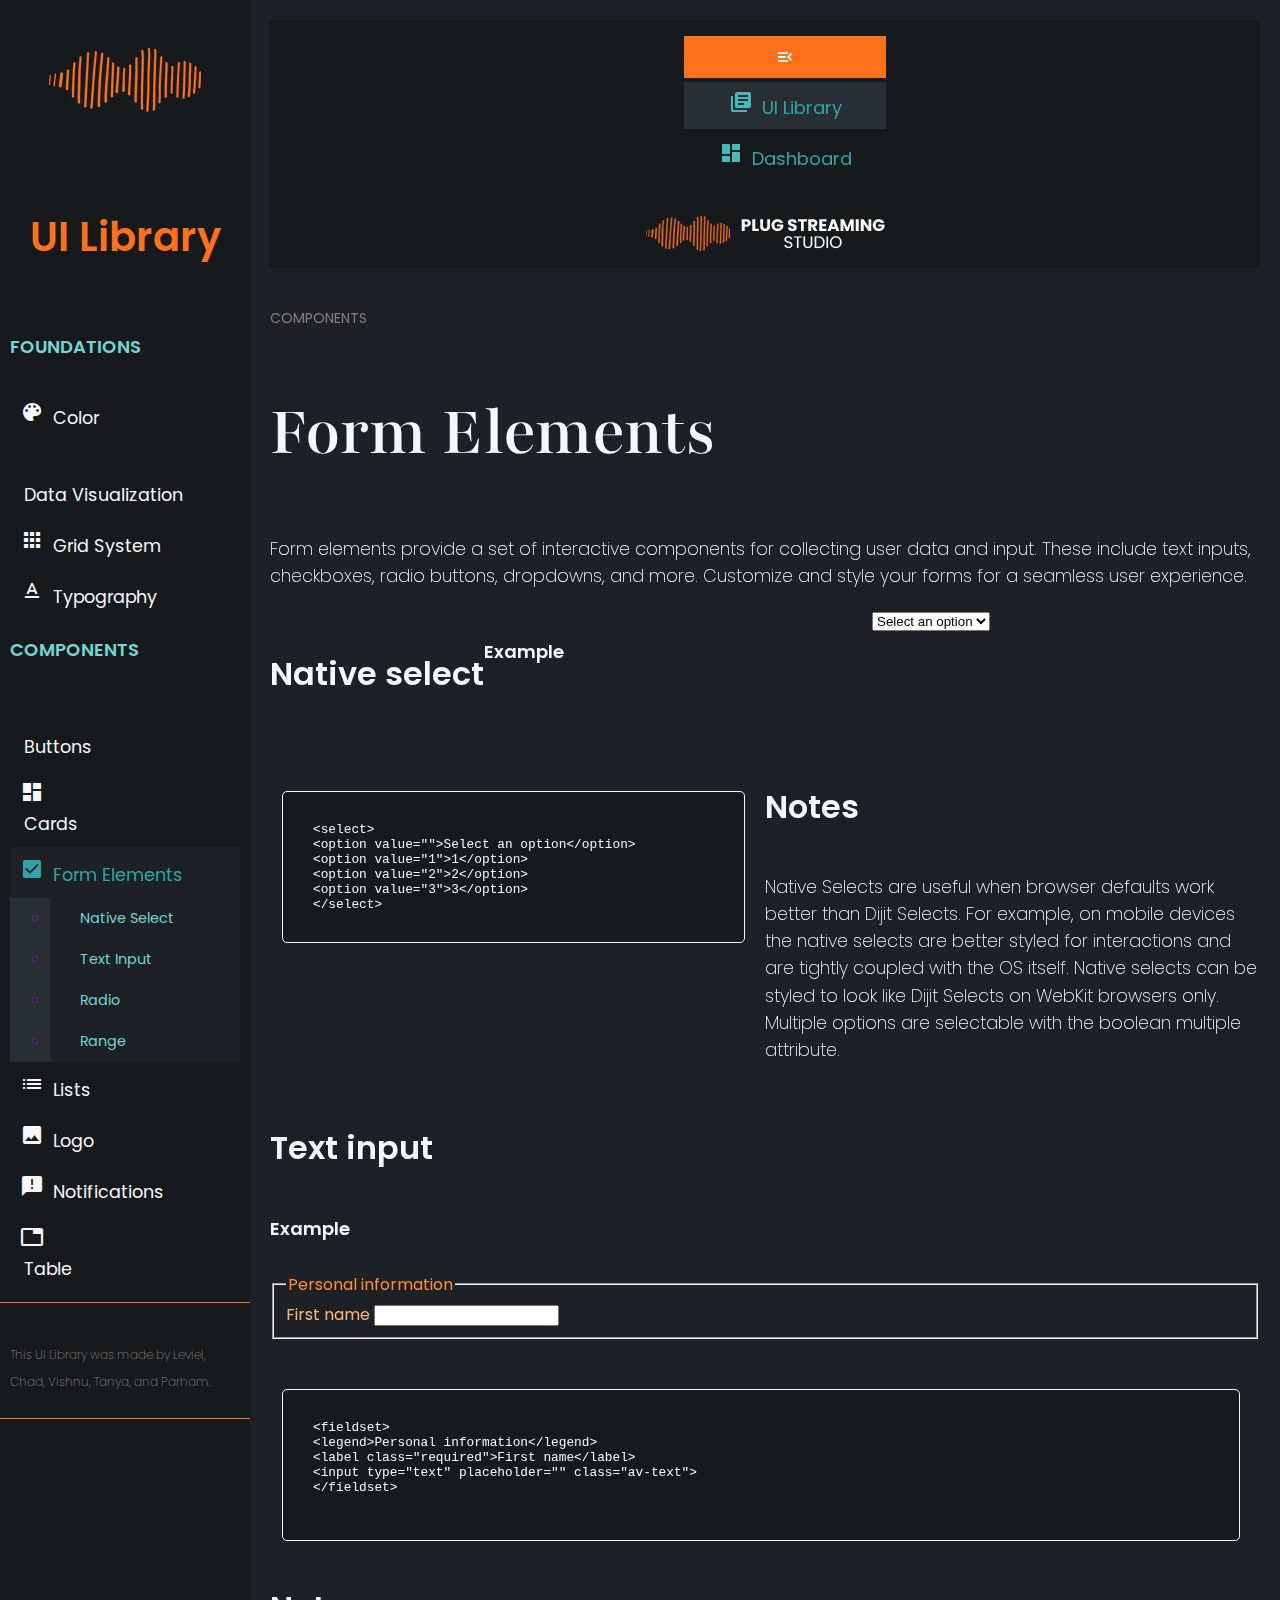
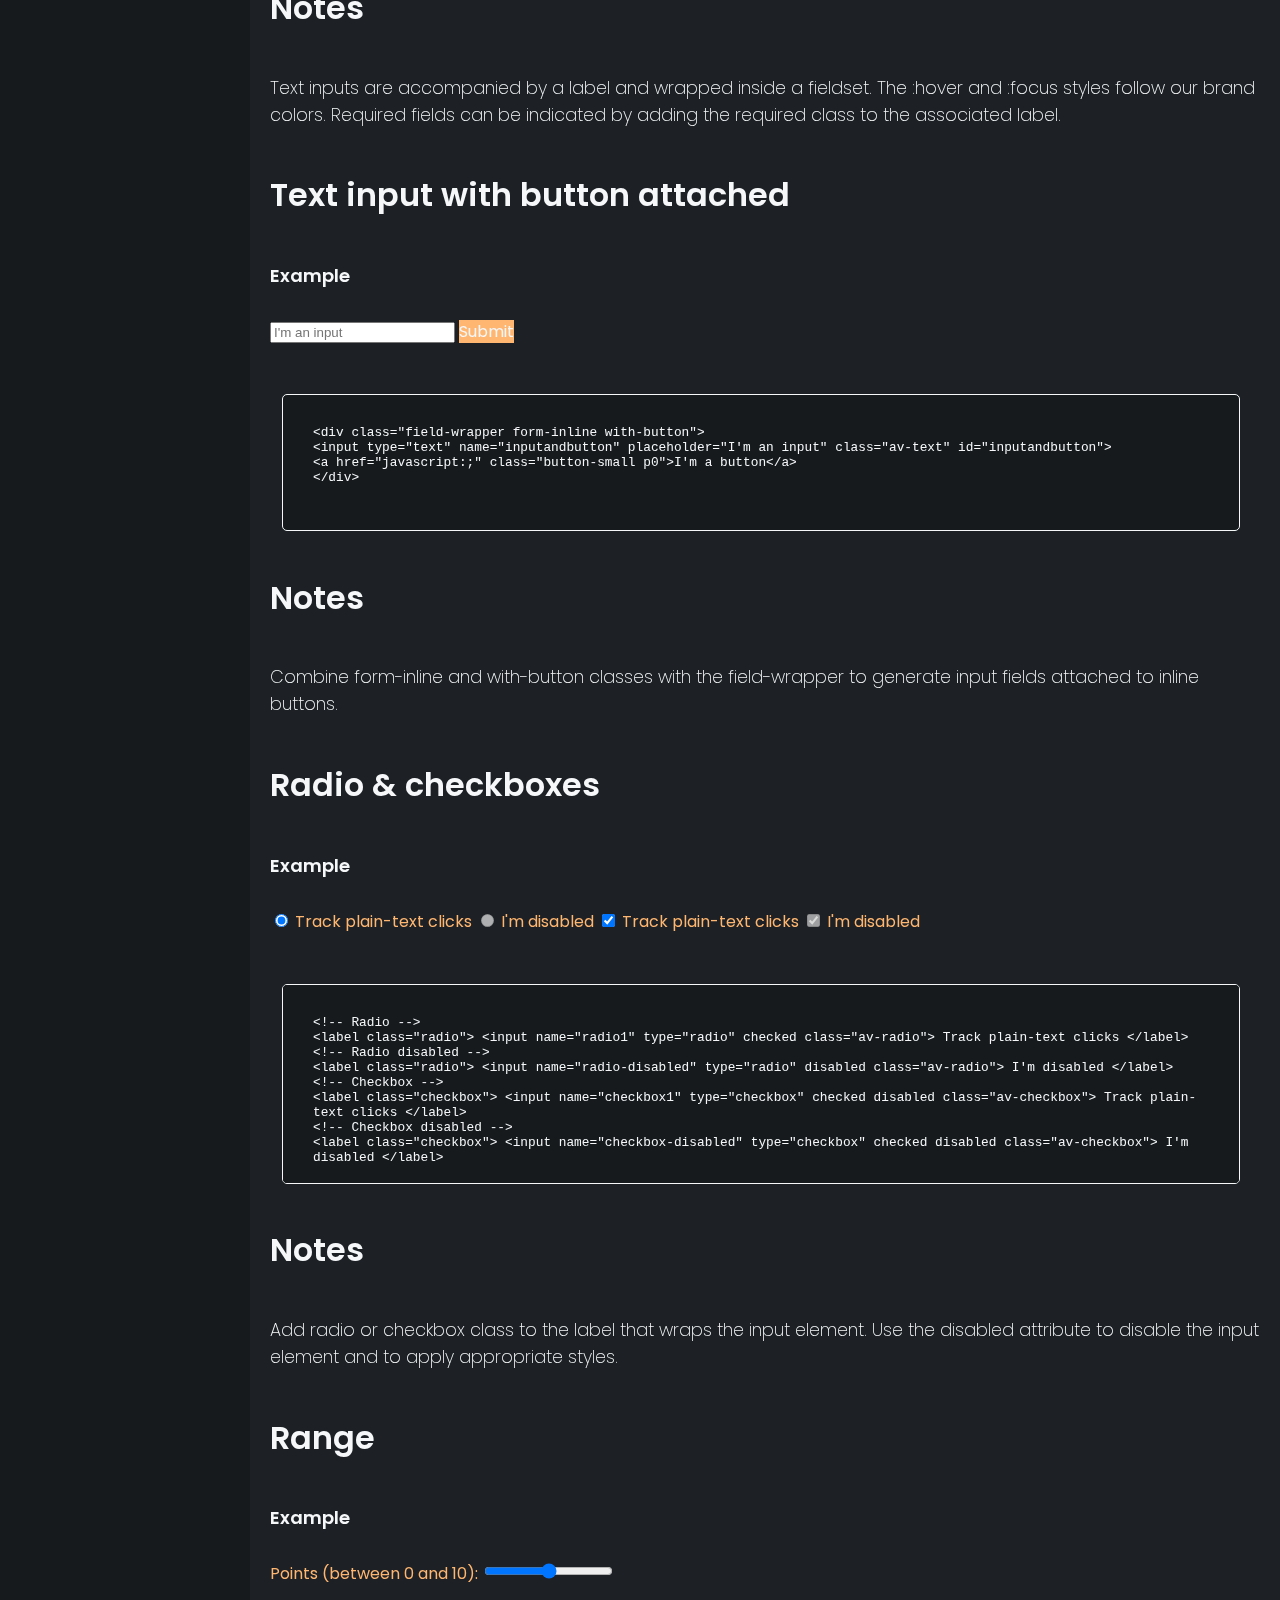
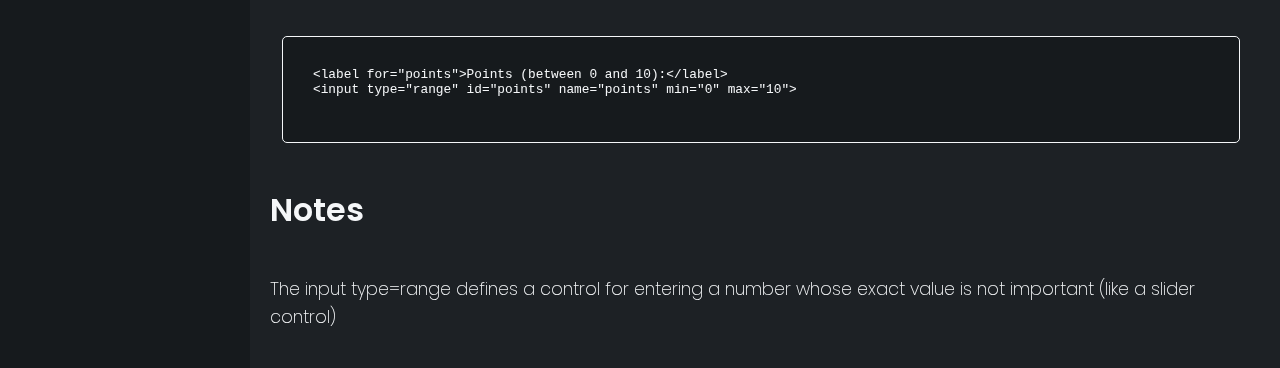
<file: form_elements.html>
<!DOCTYPE html>
<html lang="en">

<head>
    <meta charset="utf-8">
    <meta name="viewport" content="width=device-width, initial-scale=1.0">
    <meta http-equiv="X-UA-Compatible" content="IE=edge">

    <link rel="icon" href="./style/images/logo-32.png" type="image/x-icon">
    <title>Plug Streaming</title>

    <!-- Bootstrap CSS CDN -->
    <link href="https://cdn.jsdelivr.net/npm/bootstrap@5.3.2/dist/css/bootstrap.min.css" rel="stylesheet"
        integrity="sha384-T3c6CoIi6uLrA9TneNEoa7RxnatzjcDSCmG1MXxSR1GAsXEV/Dwwykc2MPK8M2HN" crossorigin="anonymous">

    <!-- Our Custom CSS -->
    <link rel="stylesheet" href="./style/library.css">
    <link rel="stylesheet" href="./style/main.css">
    <link rel="stylesheet" href="./style/form_elements.css">

    <!-- Google Icons -->
    <link rel="stylesheet" href="https://fonts.googleapis.com/icon?family=Material+Icons" rel="stylesheet">
    <link rel="stylesheet"
        href="https://fonts.googleapis.com/css2?family=Material+Symbols+Outlined:opsz,wght,FILL,GRAD@20..48,100..700,0..1,-50..200" />

</head>

<body>
    <div class="wrapper"><!-- Main wrapper -->
        <div class="flex-wrap"><!-- Sidebar  -->
            <nav id="sidebar" class="custom-sidebar">
                <div class="sidebar-header">
                    <img class="large-screen-text" src="./style/images/logo-160.png" alt="logo-160">
                    <img class="small-screen-icon" src="./style/images/logo-32.png" alt="logo-160">
                    <h3>UI Library</h3>
                </div>

                <ul class="list-unstyled components">

                    <span class="large-screen-text">
                        <h5>FOUNDATIONS</h5>
                    </span>
                    <span class="small-screen-icon">
                        <ul class="list-unstyled components"></ul>
                    </span>
                    <li>
                        <a href="index.html">
                            <span class="large-screen-text">
                                <i class="material-icons">palette</i>
                                &thinsp;Color</span>
                            <i class="small-screen-icon material-icons">palette</i>
                        </a>
                    </li>
                    <li><a href="./data_visualization.html">
                            <span class="large-screen-text">
                                <i class="material-icons">query_stats</i>
                                &thinsp;Data Visualization</span>
                            <i class="small-screen-icon material-icons">query_stats</i>
                        </a></li>
                    <li><a href="./grid.html">
                            <span class="large-screen-text">
                                <i class="material-icons">apps</i>
                                &thinsp;Grid System</span>
                            <i class="small-screen-icon material-icons">apps</i>
                        </a></li>
                    <li><a href="./typography.html">
                            <span class="large-screen-text">
                                <i class="material-icons">text_format</i>
                                &thinsp;Typography</span>
                            <i class="small-screen-icon material-icons">text_format</i>
                        </a></li>

                    <span class="large-screen-text">
                        <h5>COMPONENTS</h5>
                    </span>
                    <span class="small-screen-icon">
                        <ul class="list-unstyled components"></ul>
                    </span>

                    <li><a href="./buttons.html">
                            <span class="large-screen-text">
                                <i class="material-icons">smart_button</i>
                                &thinsp;Buttons</span>
                            <i class="small-screen-icon material-icons">smart_button</i>
                        </a></li>
                    <li><a href="./cards.html">
                            <span class="large-screen-text">
                                <i class="material-icons">dashboard_customize</i>
                                &thinsp;Cards</span>
                            <i class="small-screen-icon material-icons">dashboard_customize</i>
                        </a>
                    </li>
                    <li class="active"><a href="./form_elements.html" data-toggle="collapse" data-target="#homeSubmenu"
                            aria-expanded="true" class="dropdown-toggle" onclick="toggleSubMenu(event)">
                            <span class="large-screen-text">
                                <i class="material-icons">check_box</i>
                                &thinsp;Form Elements</span>
                            <i class="small-screen-icon material-icons">check_box</i>
                        </a>
                        <ul class="collapse list-unstyled" id="homeSubmenu">
                            <li>
                                <a class="active-a" href="#native">Native Select</a>
                            </li>
                            <li>
                                <a class="active-a" href="#text-input">Text Input</a>
                            </li>
                            <li>
                                <a class="active-a" href="#radio">Radio</a>
                            </li>
                            <li>
                                <a class="active-a" href="#range">Range</a>
                            </li>
                        </ul>
                    </li>
                    <li><a href="./lists.html">
                            <span class="large-screen-text">
                                <i class="material-icons">list</i>
                                &thinsp;Lists</span>
                            <i class="small-screen-icon material-icons">list</i>
                        </a></li>
                    <li><a href="./logo.html">
                            <span class="large-screen-text">
                                <i class="material-icons">image</i>
                                &thinsp;Logo</span>
                            <i class="small-screen-icon material-icons">image</i>
                        </a></li>
                    <li><a href="./notifications.html">
                            <span class="large-screen-text">
                                <i class="material-icons">announcement</i>
                                &thinsp;Notifications</span>
                            <i class="small-screen-icon material-icons">announcement</i>
                        </a></li>
                    <li><a href="./tables.html">
                            <span class="large-screen-text">
                                <i class="material-icons">table_chart</i>
                                &thinsp;Table</span>
                            <i class="small-screen-icon material-icons">table_chart</i>
                        </a></li>


                </ul>
                <ul class="list-unstyled components">
                    <span class="large-screen-text">
                        <p class="copyright">This UI Library was made by Leviel, Chad, Vishnu, Tanya, and Parham.</p>
                    </span>
                    <span class="small-screen-icon copyright">&copy; LCVTP</span>
                </ul>
            </nav>
        </div> <!-- end sidebar -->
        <div class="col flex"> <!-- Right Content  -->
            <div id="content">
                <!-- MAIN HEADER AND NAVIGATION -->
                <header>
                    <div class="container">
                        <nav id="navbar" class="navbar navbar-expand-sm navbar-collapse">
                            <div class="container-fluid">
                                <!-- Navigation Top -->
                                <div id="head-nav">
                                    <ul class="nav navbar-nav d-flex ml-auto text-center">
                                        <li class="nav-item collapse-btn">
                                            <!--Sidebar Toggle-->
                                            <a id="sidebarCollapse"
                                                class="nav-item material-symbols-outlined">menu_open</a>
                                        </li>
                                        <li class="nav-item active">
                                            <a class="nav-link" href="index.html">
                                                <span class="large-screen-text">
                                                    <i class="material-icons">library_books</i>
                                                    &thinsp;UI Library</span>
                                                <i class="small-screen-icon material-icons">library_books</i>
                                            </a>
                                        </li>
                                        <li class="nav-item">
                                            <a class="nav-link" href="dashboard.html">
                                                <span class="large-screen-text">
                                                    <i class="material-icons">dashboard</i>
                                                    &thinsp;Dashboard</span>
                                                <i class="small-screen-icon material-icons">dashboard</i>
                                            </a>
                                        </li>
                                    </ul>
                                </div>
                                <div>
                                    <img class="header-logo" id="logo-large" src="./style/images/logo-wide.png" alt="">
                                    <img class="header-logo" id="logo-small" src="./style/images/logo-square.png"
                                        alt="">
                                </div>
                            </div>
                        </nav>
                    </div>
                </header>


                <!-- Page Contents -->
                <div class="content-container container word-wrap text-break">
                    <h6>COMPONENTS</h6>
                    <h2>Form Elements</h2>
                    <p>Form elements provide a set of interactive components for collecting user data and input. These
                        include text inputs, checkboxes, radio buttons, dropdowns, and more. Customize and style your
                        forms for a seamless user experience.
                        </p>
                    <section>
                        <div class="container mt-5"><!--Native select-->

                            <div class="container select">
                                <div class="row">
                                    <h4 id="native" class="mb-3">Native select</h4>

                                    <div class="col">
                                        <h5>Example</h5>
                                    </div>
                                    <div class="col">
                                        <select>
                                            <option value="">Select an option</option>
                                            <option value="1">option 1</option>
                                            <option value="2">option 2</option>
                                            <option value="3">option 3</option>
                                        </select>
                                    </div>
                                </div>


                                <div class="row d-flex">
                                    <div class="col">
                                        <pre class="codes">
                                    &lt;select&gt;
                                        &lt;option value=""&gt;Select an option&lt;/option&gt;
                                        &lt;option value="1"&gt;1&lt;/option&gt;
                                        &lt;option value="2"&gt;2&lt;/option&gt;
                                        &lt;option value="3"&gt;3&lt;/option&gt;
                                    &lt;/select&gt;
                                </pre>
                                    </div>

                                    <div class="col mx-3">
                                        <h4>Notes</h4>
                                        <p>
                                            Native Selects are useful when browser defaults work better than Dijit
                                            Selects. For example, on mobile devices the native selects are better styled
                                            for interactions and are tightly coupled with the OS itself.

                                            Native selects can be styled to look like Dijit Selects on WebKit browsers
                                            only.

                                            Multiple options are selectable with the boolean multiple attribute.
                                        </p>
                                    </div>
                                </div>
                            </div><!-- native -->

                            <!--Input-->
                            <!--Text Input-->

                            <div class="container">
                                <h4 id="text-input" class='mt-3'>Text input</h4>
                                <h5>Example</h5>
                                <fieldset>
                                    <legend>Personal information</legend>
                                    <label class="required">First name</label>
                                    <input type="text" placeholder="" class="av-text">
                                </fieldset>
                                <div class="d-flex">
                                    <pre class="codes col-5">
                        &lt;fieldset&gt;
                        &lt;legend&gt;Personal information&lt;/legend&gt;
                        &lt;label class="required"&gt;First name&lt;/label&gt;
                        &lt;input type="text" placeholder="" class="av-text"&gt;
                        &lt;/fieldset&gt;
                    
                    </pre>

                                    <div class=" mx-3">
                                        <h4>Notes</h4>
                                        <p>

                                            Text inputs are accompanied by a label and wrapped inside a fieldset. The
                                            :hover and :focus styles follow our brand colors.

                                            Required fields can be indicated by adding the required class to the
                                            associated label.

                                        </p>
                                    </div>
                                </div>

                            </div>

                            <!--text input with button-->
                            <div class="container">
                                <h4>Text input with button attached</h4>
                                <h5>Example</h5>
                                <div class="field-wrapper form-inline with-button">
                                    <input type="text" name="inputandbutton" placeholder="I'm an input" class="av-text"
                                        id="inputandbutton">
                                    <a href="javascript:;" class="button-small p0">Submit</a>
                                </div>
                                <div class="d-flex">
                                    <pre class="codes col-5">
                            &lt;div class="field-wrapper form-inline with-button"&gt;
                            &lt;input type="text" name="inputandbutton" placeholder="I'm an input" class="av-text" id="inputandbutton"&gt;
                            &lt;a href="javascript:;" class="button-small p0"&gt;I'm a button&lt;/a&gt;
                            &lt;/div&gt;
                        
                        </pre>

                                    <div class=" mx-3">
                                        <h4>Notes</h4>
                                        <p>

                                            Combine form-inline and with-button classes with the field-wrapper to
                                            generate input fields attached to inline buttons.

                                        </p>
                                    </div>
                                </div>

                            </div>

                            <!--Radio and checkboxes-->
                            <div class="container">
                                <h4 id="radio" class='mt-3'>Radio & checkboxes</h4>
                                <h5>Example</h5>
                                <!-- ## Radio -->
                                <label class="radio d-block"> <input name="radio1" type="radio" checked
                                        class="av-radio"> Track plain-text clicks </label>
                                <!-- ## Radio disabled -->
                                <label class="radio d-block"> <input name="radio-disabled" type="radio" disabled
                                        class="av-radio"> I'm disabled </label>
                                <!-- ## Checkbox -->
                                <label class="checkbox d-block"> <input name="checkbox1" type="checkbox" checked
                                        class="av-checkbox"> Track plain-text clicks </label>
                                <!-- ## Checkbox disabled -->
                                <label class="checkbox d-block"> <input name="checkbox-disabled" type="checkbox" checked
                                        disabled class="av-checkbox"> I'm disabled </label>
                                <div class="d-flex">
                                    <pre class="codes col-5">
                            &lt;!-- Radio --&gt;
                            &lt;label class="radio"&gt; &lt;input name="radio1" type="radio" checked class="av-radio"&gt; Track plain-text clicks &lt;/label&gt;
                            &lt;!-- Radio disabled --&gt;
                            &lt;label class="radio"&gt; &lt;input name="radio-disabled" type="radio" disabled class="av-radio"&gt; I'm disabled &lt;/label&gt;
                            &lt;!-- Checkbox --&gt;
                            &lt;label class="checkbox"&gt; &lt;input name="checkbox1" type="checkbox" checked disabled class="av-checkbox"&gt; Track plain-text clicks &lt;/label&gt;
                            &lt;!-- Checkbox disabled --&gt;
                            &lt;label class="checkbox"&gt; &lt;input name="checkbox-disabled" type="checkbox" checked disabled class="av-checkbox"&gt; I'm disabled &lt;/label&gt;                        
                        </pre>

                                    <div class=" mx-3">
                                        <h4>Notes</h4>
                                        <p>

                                            Add radio or checkbox class to the label that wraps the input element.

                                            Use the disabled attribute to disable the input element and to apply
                                            appropriate styles.
                                        </p>
                                    </div>
                                </div>

                            </div>

                            <!--Range-->
                            <div class="container">
                                <h4 id="range" class='mt-3'>Range</h4>
                                <h5>Example</h5>
                                <label for="points">Points (between 0 and 10):</label>
                                <input type="range" id="points" name="points" min="0" max="10">
                                <div class="d-flex">
                                    <pre class="codes col-5">
                            &lt;label for="points"&gt;Points (between 0 and 10):&lt;/label&gt;
                            &lt;input type="range" id="points" name="points" min="0" max="10"&gt;                    
                        
                        </pre>

                                    <div class=" mx-3">
                                        <h4>Notes</h4>
                                        <p>

                                            The input type=range defines a control for entering a number whose exact
                                            value is not important (like a slider control)
                                        </p>
                                    </div>
                                </div>
                            </div> <!-- range -->

                        </div> <!-- elements container -->
                    </section>


                </div> <!-- END Page Contents -->

            </div> <!--END right side container -->
        </div> <!-- END wrapper -->


        <!-- 
      !!!!!!!!!!!
      SCRIPTS PLS DONT DELETE BELOW THIS
      !!!!!!!!!!!!!
    -->

        <!-- jQuery CDN - Slim version (=without AJAX) -->
        <script src="https://code.jquery.com/jquery-3.3.1.slim.min.js"
            integrity="sha384-q8i/X+965DzO0rT7abK41JStQIAqVgRVzpbzo5smXKp4YfRvH+8abtTE1Pi6jizo"
            crossorigin="anonymous"></script>
        <!-- Popper.JS -->
        <script src="https://cdnjs.cloudflare.com/ajax/libs/popper.js/1.14.0/umd/popper.min.js"
            integrity="sha384-cs/chFZiN24E4KMATLdqdvsezGxaGsi4hLGOzlXwp5UZB1LY//20VyM2taTB4QvJ"
            crossorigin="anonymous"></script>
        <!-- Bootstrap JS -->
        <script src="https://stackpath.bootstrapcdn.com/bootstrap/4.1.0/js/bootstrap.min.js"
            integrity="sha384-uefMccjFJAIv6A+rW+L4AHf99KvxDjWSu1z9VI8SKNVmz4sk7buKt/6v9KI65qnm"
            crossorigin="anonymous"></script>

        <!-- Our Main JS -->
        <script src="./scripts/main.js"></script>
</body>

</html>
</file>
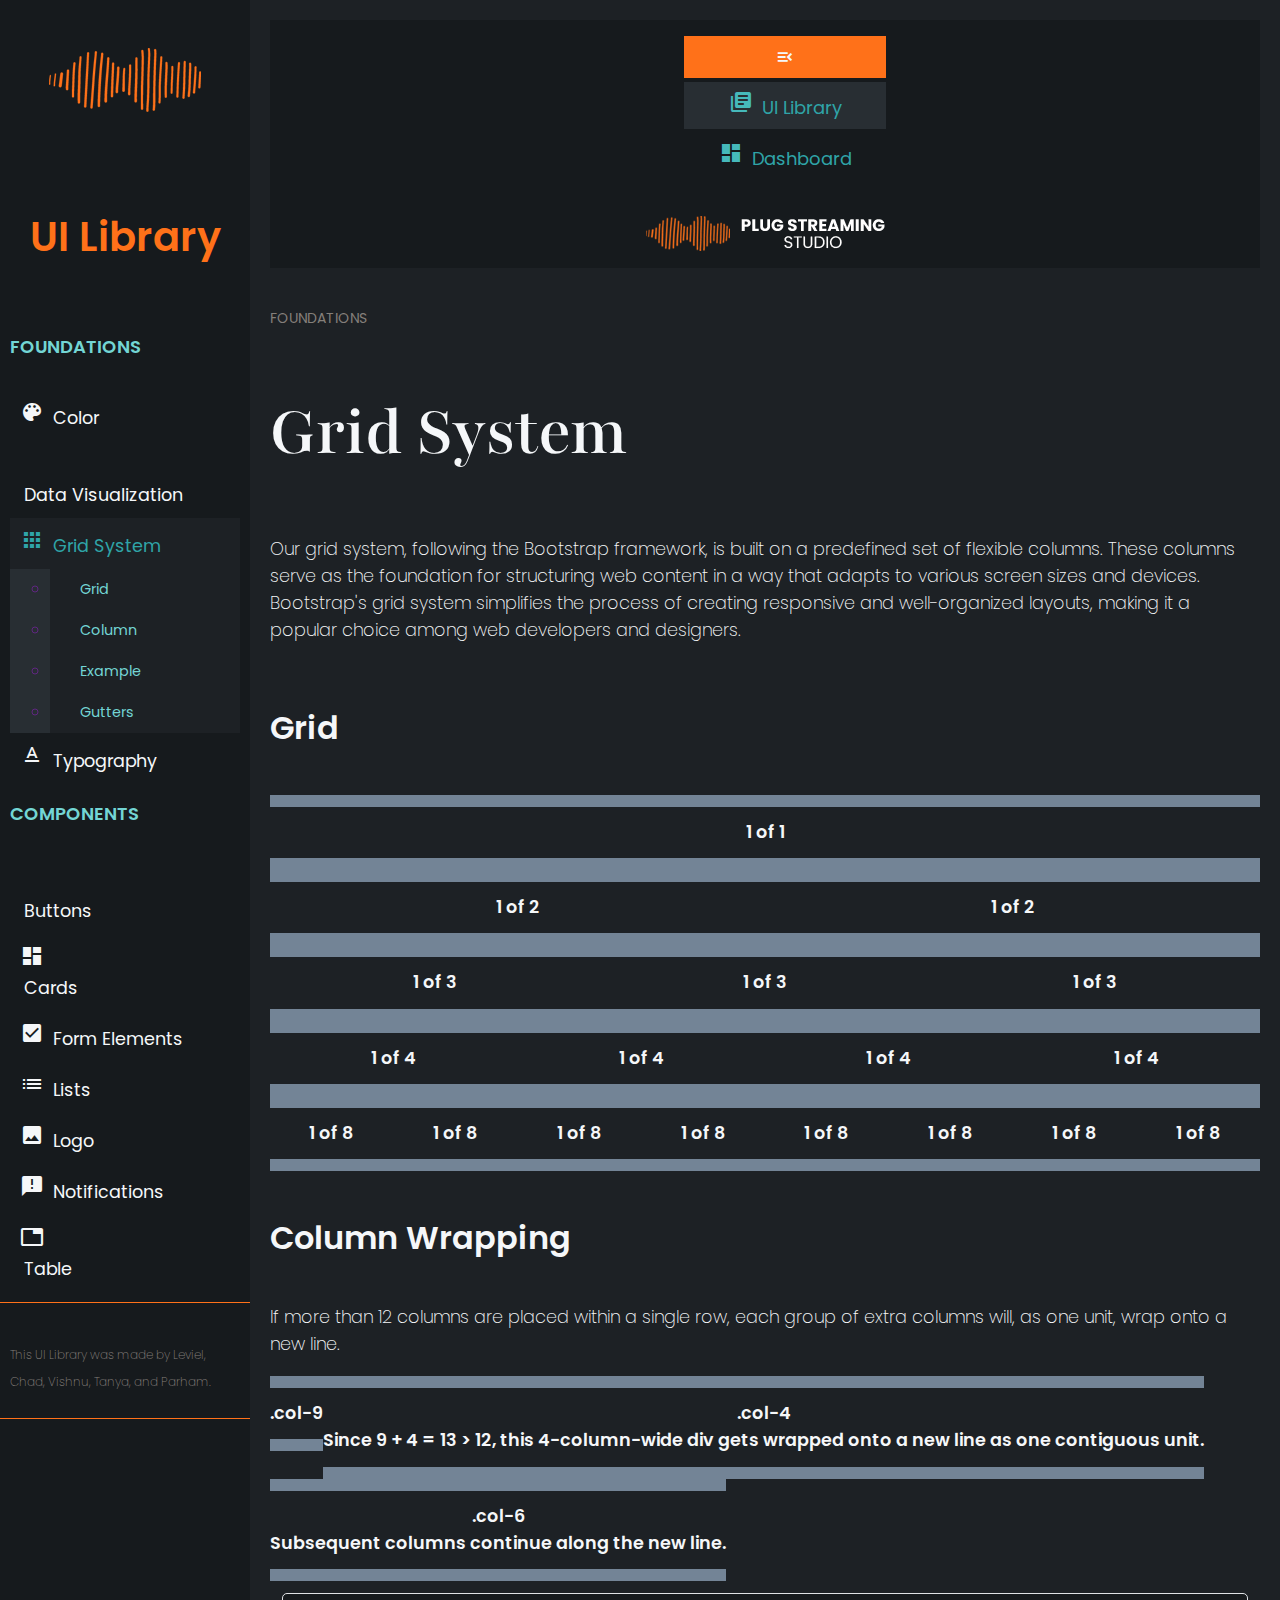
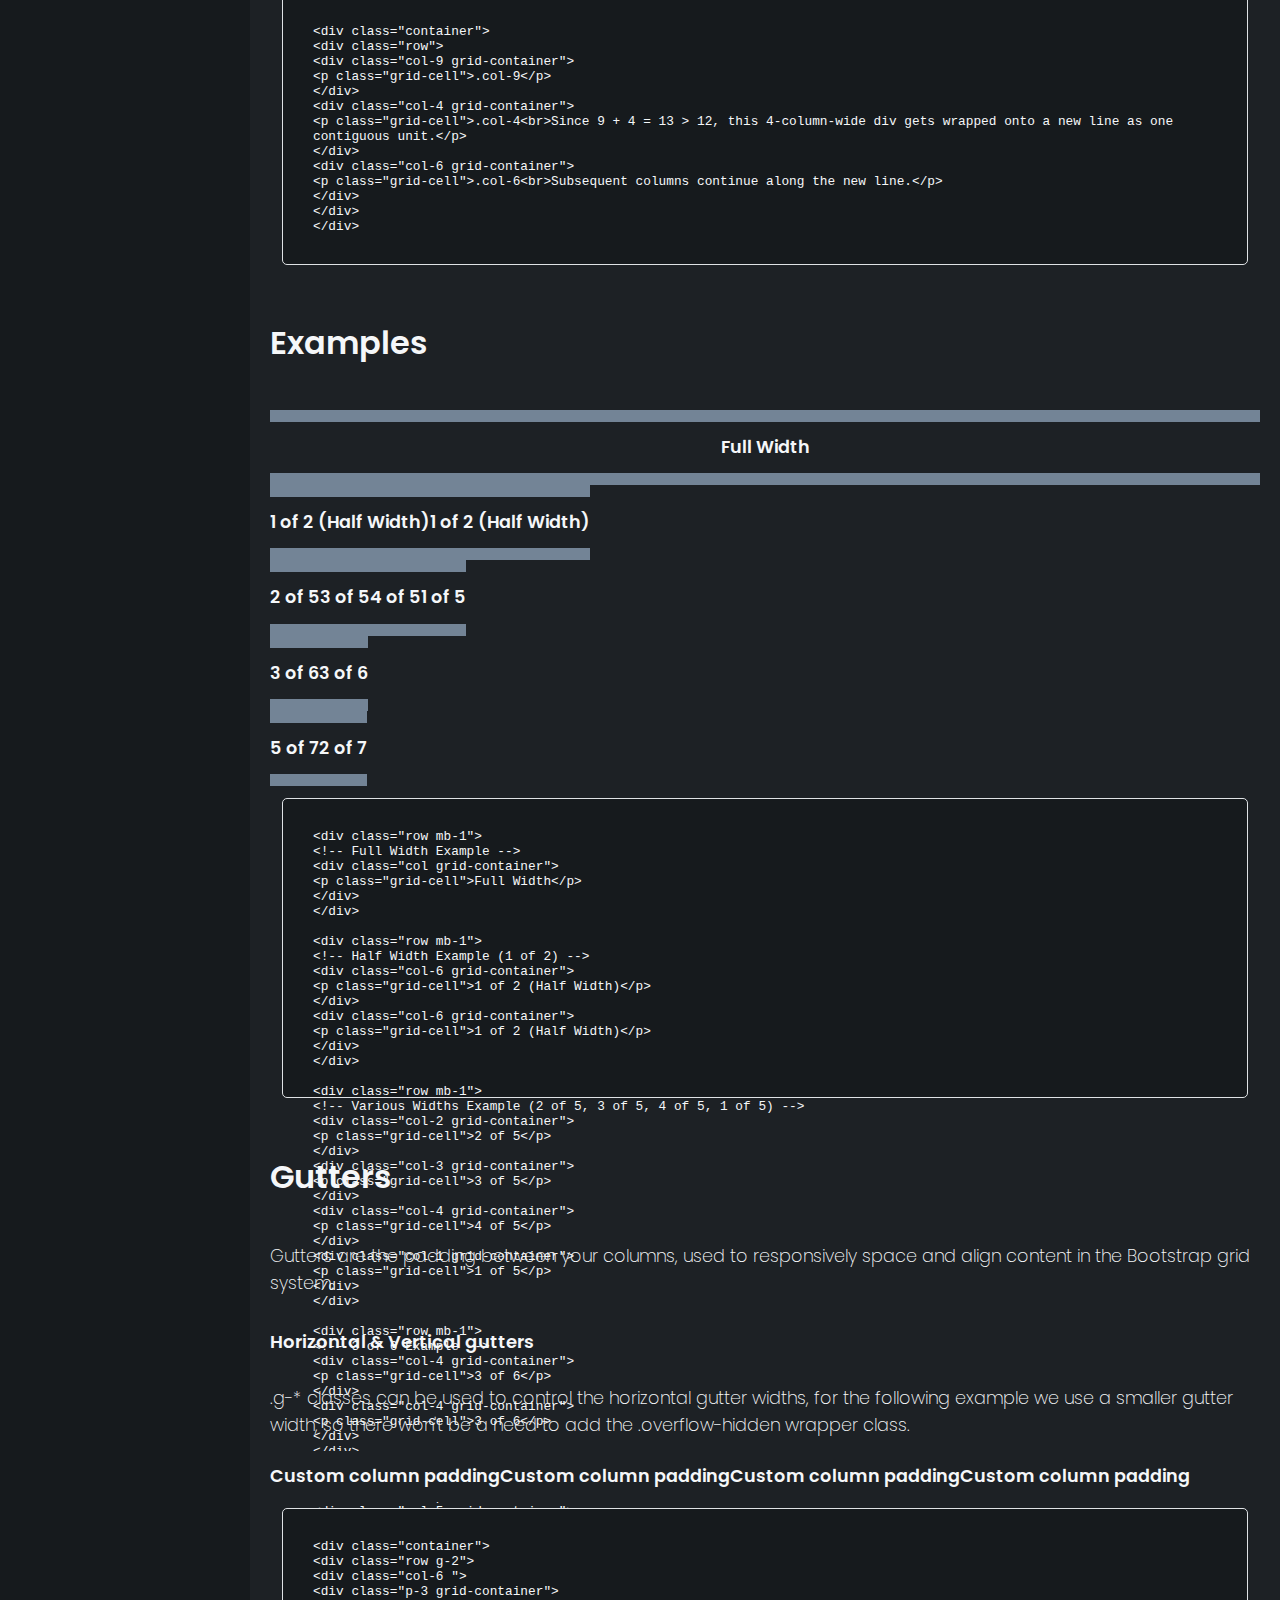
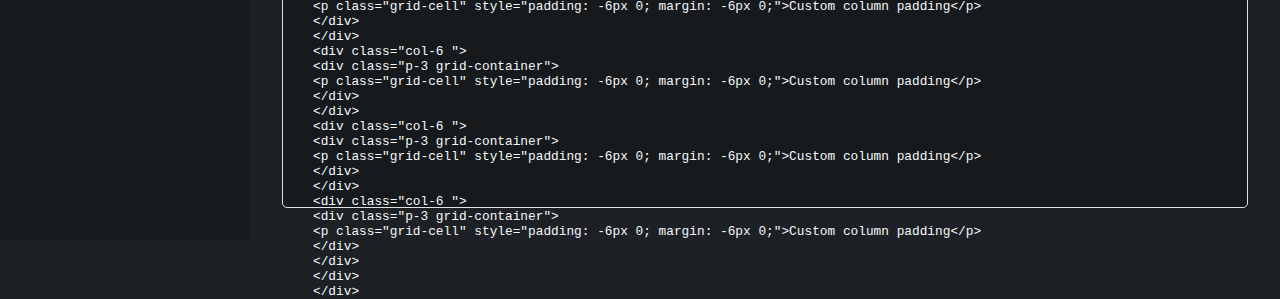
<file: grid.html>
<!DOCTYPE html>
<html lang="en">

<head>
    <meta charset="utf-8">
    <meta name="viewport" content="width=device-width, initial-scale=1.0">
    <meta http-equiv="X-UA-Compatible" content="IE=edge">

    <link rel="icon" href="./style/images/logo-32.png" type="image/x-icon">
    <title>Plug Streaming</title>

    <!-- Bootstrap CSS CDN -->
    <link href="https://cdn.jsdelivr.net/npm/bootstrap@5.3.2/dist/css/bootstrap.min.css" rel="stylesheet"
        integrity="sha384-T3c6CoIi6uLrA9TneNEoa7RxnatzjcDSCmG1MXxSR1GAsXEV/Dwwykc2MPK8M2HN" crossorigin="anonymous">

    <!-- Our Custom CSS -->
    <link rel="stylesheet" href="./style/library.css">
    <link rel="stylesheet" href="./style/main.css">
    <link rel="stylesheet" href="./style/grid.css">

    <!-- Google Icons -->
    <link rel="stylesheet" href="https://fonts.googleapis.com/icon?family=Material+Icons" rel="stylesheet">
    <link rel="stylesheet"
        href="https://fonts.googleapis.com/css2?family=Material+Symbols+Outlined:opsz,wght,FILL,GRAD@20..48,100..700,0..1,-50..200" />

</head>

<body>
    <div class="wrapper"><!-- Main wrapper -->
        <div class="flex-wrap"><!-- Sidebar  -->
            <nav id="sidebar" class="custom-sidebar">
                <div class="sidebar-header">
                    <img class="large-screen-text" src="./style/images/logo-160.png" alt="logo-160">
                    <img class="small-screen-icon" src="./style/images/logo-32.png" alt="logo-160">
                    <h3>UI Library</h3>
                </div>

                <ul class="list-unstyled components">

                    <span class="large-screen-text">
                        <h5>FOUNDATIONS</h5>
                    </span>
                    <span class="small-screen-icon">
                        <ul class="list-unstyled components"></ul>
                    </span>
                    <li>
                        <a href="index.html">
                            <span class="large-screen-text">
                                <i class="material-icons">palette</i>
                                &thinsp;Color</span>
                            <i class="small-screen-icon material-icons">palette</i>
                        </a>
                    </li>
                    <li><a href="./data_visualization.html">
                            <span class="large-screen-text">
                                <i class="material-icons">query_stats</i>
                                &thinsp;Data Visualization</span>
                            <i class="small-screen-icon material-icons">query_stats</i>
                        </a></li>
                    <li class="active"><a href="./grid.html"
                        data-toggle="collapse" data-target="#homeSubmenu" aria-expanded="true"
                                                    class="dropdown-toggle" onclick="toggleSubMenu(event)">
                            <span class="large-screen-text">
                                <i class="material-icons">apps</i>
                                &thinsp;Grid System</span>
                            <i class="small-screen-icon material-icons">apps</i>
                        </a>
                        <ul class="collapse list-unstyled" id="homeSubmenu">
                            <li>
                                <a class="active-a" href="#grid">Grid</a>
                            </li>
                            <li>
                                <a class="active-a" href="#column">Column</a>
                            </li>
                            <li>
                                <a class="active-a" href="#example">Example</a>
                            </li>
                            <li>
                                <a class="active-a" href="#gutters">Gutters</a>
                            </li>
                        </ul>
                    </li>
                    <li><a href="./typography.html">
                            <span class="large-screen-text">
                                <i class="material-icons">text_format</i>
                                &thinsp;Typography</span>
                            <i class="small-screen-icon material-icons">text_format</i>
                        </a></li>

                    <span class="large-screen-text">
                        <h5>COMPONENTS</h5>
                    </span>
                    <span class="small-screen-icon">
                        <ul class="list-unstyled components"></ul>
                    </span>

                    <li><a href="./buttons.html">
                            <span class="large-screen-text">
                                <i class="material-icons">smart_button</i>
                                &thinsp;Buttons</span>
                            <i class="small-screen-icon material-icons">smart_button</i>
                        </a></li>
                    <li><a href="./cards.html">
                            <span class="large-screen-text">
                                <i class="material-icons">dashboard_customize</i>
                                &thinsp;Cards</span>
                            <i class="small-screen-icon material-icons">dashboard_customize</i>
                        </a>
                    </li>
                    <li><a href="./form_elements.html">
                            <span class="large-screen-text">
                                <i class="material-icons">check_box</i>
                                &thinsp;Form Elements</span>
                            <i class="small-screen-icon material-icons">check_box</i>
                        </a></li>
                    <li><a href="./lists.html">
                            <span class="large-screen-text">
                                <i class="material-icons">list</i>
                                &thinsp;Lists</span>
                            <i class="small-screen-icon material-icons">list</i>
                        </a></li>
                    <li><a href="./logo.html">
                            <span class="large-screen-text">
                                <i class="material-icons">image</i>
                                &thinsp;Logo</span>
                            <i class="small-screen-icon material-icons">image</i>
                        </a></li>
                    <li><a href="./notifications.html">
                            <span class="large-screen-text">
                                <i class="material-icons">announcement</i>
                                &thinsp;Notifications</span>
                            <i class="small-screen-icon material-icons">announcement</i>
                        </a></li>
                    <li><a href="./tables.html">
                            <span class="large-screen-text">
                                <i class="material-icons">table_chart</i>
                                &thinsp;Table</span>
                            <i class="small-screen-icon material-icons">table_chart</i>
                        </a></li>


                </ul>
                <ul class="list-unstyled components">
                    <span class="large-screen-text">
                        <p class="copyright">This UI Library was made by Leviel, Chad, Vishnu, Tanya, and Parham.</p>
                    </span>
                    <span class="small-screen-icon copyright">&copy; LCVTP</span>
                </ul>
            </nav>
        </div> <!-- end sidebar -->
        <div class="col flex"> <!-- Right Content  -->
            <div id="content">
                <!-- MAIN HEADER AND NAVIGATION -->
                <header>
                    <div class="container">
                        <nav id="navbar" class="navbar navbar-expand-sm navbar-collapse">
                            <div class="container-fluid">
                                <!-- Navigation Top -->
                                <div id="head-nav">
                                    <ul class="nav navbar-nav d-flex ml-auto text-center">
                                        <li class="nav-item collapse-btn">
                                            <!--Sidebar Toggle-->
                                            <a id="sidebarCollapse"
                                                class="nav-item material-symbols-outlined">menu_open</a>
                                        </li>
                                        <li class="nav-item active">
                                            <a class="nav-link" href="index.html">
                                                <span class="large-screen-text">
                                                    <i class="material-icons">library_books</i>
                                                    &thinsp;UI Library</span>
                                                <i class="small-screen-icon material-icons">library_books</i>
                                            </a>
                                        </li>
                                        <li class="nav-item">
                                            <a class="nav-link" href="dashboard.html">
                                                <span class="large-screen-text">
                                                    <i class="material-icons">dashboard</i>
                                                    &thinsp;Dashboard</span>
                                                <i class="small-screen-icon material-icons">dashboard</i>
                                            </a>
                                        </li>
                                    </ul>
                                </div>
                                <div>
                                    <img class="header-logo" id="logo-large" src="./style/images/logo-wide.png" alt="">
                                    <img class="header-logo" id="logo-small" src="./style/images/logo-square.png"
                                        alt="">
                                </div>
                            </div>
                        </nav>
                    </div>
                </header>


                <!-- 
                CHANGE THIS PART PLS THANKS
             -->


                <!-- Page Contents -->
                <div class="content-container container word-wrap text-break">
                    <h6>FOUNDATIONS</h6>
                    <h2>Grid System</h2>
                    <p>Our grid system, following the Bootstrap framework, is built on a predefined set of flexible
                        columns. These columns serve as the foundation for structuring web content in a way that adapts
                        to various screen sizes and devices. Bootstrap's grid system simplifies the process of creating
                        responsive and well-organized layouts, making it a popular choice among web developers and
                        designers.
                    </p>

                    <section>
                        <div class="container">
                            <div class="mt-5"> <!-- GRID -->
                                <div class="row">
                                    <h4 id="grid" class="mb-3">Grid</h4>
                                </div>
                                <div class="row mb-1">
                                    <div class="col grid-container">
                                        <p class="grid-cell">1 of 1</p>
                                    </div>
                                </div>
                                <div class="row mb-1">
                                    <div class="col grid-container">
                                        <p class="grid-cell">1 of 2</p>
                                    </div>
                                    <div class="col grid-container">
                                        <p class="grid-cell">1 of 2</p>
                                    </div>
                                </div>
                                <div class="row mb-1">
                                    <div class="col grid-container">
                                        <p class="grid-cell">1 of 3</p>
                                    </div>
                                    <div class="col grid-container">
                                        <p class="grid-cell">1 of 3</p>
                                    </div>
                                    <div class="col grid-container">
                                        <p class="grid-cell">1 of 3</p>
                                    </div>
                                </div>
                                <div class="row mb-1">
                                    <div class="col grid-container">
                                        <p class="grid-cell">1 of 4</p>
                                    </div>
                                    <div class="col grid-container">
                                        <p class="grid-cell">1 of 4</p>
                                    </div>
                                    <div class="col grid-container">
                                        <p class="grid-cell">1 of 4</p>
                                    </div>
                                    <div class="col grid-container">
                                        <p class="grid-cell">1 of 4</p>
                                    </div>
                                </div>
                                <div class="row mb-1">
                                    <div class="col grid-container">
                                        <p class="grid-cell">1 of 8</p>
                                    </div>
                                    <div class="col grid-container">
                                        <p class="grid-cell">1 of 8</p>
                                    </div>
                                    <div class="col grid-container">
                                        <p class="grid-cell">1 of 8</p>
                                    </div>
                                    <div class="col grid-container">
                                        <p class="grid-cell">1 of 8</p>
                                    </div>
                                    <div class="col grid-container">
                                        <p class="grid-cell">1 of 8</p>
                                    </div>
                                    <div class="col grid-container">
                                        <p class="grid-cell">1 of 8</p>
                                    </div>
                                    <div class="col grid-container">
                                        <p class="grid-cell">1 of 8</p>
                                    </div>
                                    <div class="col grid-container">
                                        <p class="grid-cell">1 of 8</p>
                                    </div>
                                </div>
                            </div><!-- end grid -->

                            <div class="mt-5 mb-3">
                                <h4 id="column" class="mb-3">Column Wrapping</h4>
                                <p> If more than 12 columns are placed within a single row, each group of extra columns
                                    will, as one unit, wrap onto a new line.</p>
                                <div class="container">
                                    <div class="row">
                                        <div class="col-9 grid-container">
                                            <p class="grid-cell">.col-9</p>
                                        </div>
                                        <div class="col-4 grid-container">
                                            <p class="grid-cell">.col-4<br>Since 9 + 4 = 13 &gt; 12, this 4-column-wide
                                                div gets wrapped onto a new line as one contiguous unit.</p>
                                        </div>
                                        <div class="col-6 grid-container">
                                            <p class="grid-cell">.col-6<br>Subsequent columns continue along the new
                                                line.</p>
                                        </div>
                                    </div>
                                </div>

                                <div class="container mt-3">
                                    <div class="row">
                                        <pre>
                                            &lt;div class="container"&gt;
                                                &lt;div class="row"&gt;
                                                    &lt;div class="col-9 grid-container"&gt;
                                                        &lt;p class="grid-cell"&gt;.col-9&lt;/p&gt;
                                                    &lt;/div&gt;
                                                    &lt;div class="col-4 grid-container"&gt;
                                                        &lt;p class="grid-cell"&gt;.col-4&lt;br&gt;Since 9 + 4 = 13 &gt; 12, this 4-column-wide div gets wrapped onto a new line as one contiguous unit.&lt;/p&gt;
                                                    &lt;/div&gt;
                                                    &lt;div class="col-6 grid-container"&gt;
                                                        &lt;p class="grid-cell"&gt;.col-6&lt;br&gt;Subsequent columns continue along the new line.&lt;/p&gt;
                                                    &lt;/div&gt;
                                                &lt;/div&gt;
                                            &lt;/div&gt;
                                            </pre>

                                    </div>
                                </div>
                            </div>

                            <div class="mt-5 mb-3">
                                <h4 id="examples" class="mb-3">Examples</h4>

                                <div class="row mb-1">
                                    <div class="col grid-container">
                                        <p class="grid-cell">Full Width</p>
                                    </div>
                                </div>

                                <div class="row mb-1">
                                    <div class="col-6 grid-container">
                                        <p class="grid-cell">1 of 2 (Half Width)</p>
                                    </div>
                                    <div class="col-6 grid-container">
                                        <p class="grid-cell">1 of 2 (Half Width)</p>
                                    </div>
                                </div>

                                <div class="row mb-1">
                                    <div class="col-2 grid-container">
                                        <p class="grid-cell">2 of 5</p>
                                    </div>
                                    <div class="col-3 grid-container">
                                        <p class="grid-cell">3 of 5</p>
                                    </div>
                                    <div class="col-4 grid-container">
                                        <p class="grid-cell">4 of 5</p>
                                    </div>
                                    <div class="col-1 grid-container">
                                        <p class="grid-cell">1 of 5</p>
                                    </div>
                                </div>
                                <div class="row mb-1">
                                    <div class="col-4 grid-container">
                                        <p class="grid-cell">3 of 6</p>
                                    </div>
                                    <div class="col-4 grid-container">
                                        <p class="grid-cell">3 of 6</p>
                                    </div>
                                </div>
                                <div class="row">
                                    <div class="col-5 grid-container">
                                        <p class="grid-cell">5 of 7</p>
                                    </div>
                                    <div class="col-2 grid-container">
                                        <p class="grid-cell">2 of 7</p>
                                    </div>
                                </div>

                                <div class="row mt-3">
                                    <div class="col">
                                        <pre>
                                                    &lt;div class="row mb-1"&gt;
                                                        &lt;!-- Full Width Example --&gt;
                                                        &lt;div class="col grid-container"&gt;
                                                            &lt;p class="grid-cell"&gt;Full Width&lt;/p&gt;
                                                        &lt;/div&gt;
                                                    &lt;/div&gt;
                                                    
                                                    &lt;div class="row mb-1"&gt;
                                                        &lt;!-- Half Width Example (1 of 2) --&gt;
                                                        &lt;div class="col-6 grid-container"&gt;
                                                            &lt;p class="grid-cell"&gt;1 of 2 (Half Width)&lt;/p&gt;
                                                        &lt;/div&gt;
                                                        &lt;div class="col-6 grid-container"&gt;
                                                            &lt;p class="grid-cell"&gt;1 of 2 (Half Width)&lt;/p&gt;
                                                        &lt;/div&gt;
                                                    &lt;/div&gt;
                                                    
                                                    &lt;div class="row mb-1"&gt;
                                                        &lt;!-- Various Widths Example (2 of 5, 3 of 5, 4 of 5, 1 of 5) --&gt;
                                                        &lt;div class="col-2 grid-container"&gt;
                                                            &lt;p class="grid-cell"&gt;2 of 5&lt;/p&gt;
                                                        &lt;/div&gt;
                                                        &lt;div class="col-3 grid-container"&gt;
                                                            &lt;p class="grid-cell"&gt;3 of 5&lt;/p&gt;
                                                        &lt;/div&gt;
                                                        &lt;div class="col-4 grid-container"&gt;
                                                            &lt;p class="grid-cell"&gt;4 of 5&lt;/p&gt;
                                                        &lt;/div&gt;
                                                        &lt;div class="col-1 grid-container"&gt;
                                                            &lt;p class="grid-cell"&gt;1 of 5&lt;/p&gt;
                                                        &lt;/div&gt;
                                                    &lt;/div&gt;
                                                    
                                                    &lt;div class="row mb-1"&gt;
                                                        &lt;!-- 3 of 6 Example --&gt;
                                                        &lt;div class="col-4 grid-container"&gt;
                                                            &lt;p class="grid-cell"&gt;3 of 6&lt;/p&gt;
                                                        &lt;/div&gt;
                                                        &lt;div class="col-4 grid-container"&gt;
                                                            &lt;p class="grid-cell"&gt;3 of 6&lt;/p&gt;
                                                        &lt;/div&gt;
                                                    &lt;/div&gt;
                                                    
                                                    &lt;div class="row"&gt;
                                                        &lt;!-- 5 of 7 Example --&gt;
                                                        &lt;div class="col-5 grid-container"&gt;
                                                            &lt;p class="grid-cell"&gt;5 of 7&lt;/p&gt;
                                                        &lt;/div&gt;
                                                        &lt;div class="col-2 grid-container"&gt;
                                                            &lt;p class="grid-cell"&gt;2 of 7&lt;/p&gt;
                                                        &lt;/div&gt;
                                                    &lt;/div&gt;
                                                    </pre>
                                    </div>


                                </div>


                            </div><!-- end examples -->

                            <div class="mt-5 mb-3">
                                <h4 id="gutters">Gutters</h4>
                                <p>Gutters are the padding between your columns, used to responsively space and align
                                    content in the Bootstrap grid system.</p>

                                <h5>Horizontal & Vertical gutters</h5>
                                <p>.g-* classes can be used to control the horizontal gutter widths, for the following
                                    example we use a smaller gutter width, so there won't be a need to add the
                                    .overflow-hidden wrapper class.</p>

                                <div class="container">
                                    <div class="row g-2">
                                        <div class="col-6 ">
                                            <div class="p-3 grid-container">
                                                <p class=" grid-cell" style="padding: -6px 0; margin: -6px 0;">Custom
                                                    column padding</p>
                                            </div>
                                        </div>
                                        <div class="col-6 ">
                                            <div class="p-3 grid-container">
                                                <p class=" grid-cell" style="padding: -6px 0; margin: -6px 0;">Custom
                                                    column padding</p>
                                            </div>
                                        </div>
                                        <div class="col-6 ">
                                            <div class="p-3 grid-container">
                                                <p class=" grid-cell" style="padding: -6px 0; margin: -6px 0;">Custom
                                                    column padding</p>
                                            </div>
                                        </div>
                                        <div class="col-6">
                                            <div class="p-3 grid-container">
                                                <p class=" grid-cell" style="padding: -6px 0; margin: -6px 0;">Custom
                                                    column padding</p>
                                            </div>
                                        </div>
                                    </div>

                                    <div class="row mt-3">
                                        <div class="col">
                                            <pre>
                                                &lt;div class="container"&gt;
                                                    &lt;div class="row g-2"&gt;
                                                        &lt;div class="col-6 "&gt;
                                                            &lt;div class="p-3  grid-container"&gt;
                                                                &lt;p class="grid-cell" style="padding: -6px 0; margin: -6px 0;"&gt;Custom column padding&lt;/p&gt;
                                                            &lt;/div&gt;
                                                        &lt;/div&gt;
                                                        &lt;div class="col-6 "&gt;
                                                            &lt;div class="p-3 grid-container"&gt;
                                                                &lt;p class="grid-cell" style="padding: -6px 0; margin: -6px 0;"&gt;Custom column padding&lt;/p&gt;
                                                            &lt;/div&gt;
                                                        &lt;/div&gt;
                                                        &lt;div class="col-6 "&gt;
                                                            &lt;div class="p-3 grid-container"&gt;
                                                                &lt;p class="grid-cell" style="padding: -6px 0; margin: -6px 0;"&gt;Custom column padding&lt;/p&gt;
                                                            &lt;/div&gt;
                                                        &lt;/div&gt;
                                                        &lt;div class="col-6 "&gt;
                                                            &lt;div class="p-3 grid-container"&gt;
                                                                &lt;p class="grid-cell" style="padding: -6px 0; margin: -6px 0;"&gt;Custom column padding&lt;/p&gt;
                                                            &lt;/div&gt;
                                                        &lt;/div&gt;
                                                    &lt;/div&gt;
                                                &lt;/div&gt;
                                                </pre>

                                        </div>


                                    </div>
                                </div>

                            </div>

                        </div><!-- END container -->
                    </section>

                </div> <!-- END MAIN RIGHT container -->

            </div> <!-- END Page Contents -->
        </div> <!--END right side container -->
    </div> <!-- END wrapper -->


    <!-- jQuery CDN - Slim version (=without AJAX) -->
    <script src="https://code.jquery.com/jquery-3.3.1.slim.min.js"
        integrity="sha384-q8i/X+965DzO0rT7abK41JStQIAqVgRVzpbzo5smXKp4YfRvH+8abtTE1Pi6jizo"
        crossorigin="anonymous"></script>
    <!-- Popper.JS -->
    <script src="https://cdnjs.cloudflare.com/ajax/libs/popper.js/1.14.0/umd/popper.min.js"
        integrity="sha384-cs/chFZiN24E4KMATLdqdvsezGxaGsi4hLGOzlXwp5UZB1LY//20VyM2taTB4QvJ"
        crossorigin="anonymous"></script>
    <!-- Bootstrap JS -->
    <script src="https://stackpath.bootstrapcdn.com/bootstrap/4.1.0/js/bootstrap.min.js"
        integrity="sha384-uefMccjFJAIv6A+rW+L4AHf99KvxDjWSu1z9VI8SKNVmz4sk7buKt/6v9KI65qnm"
        crossorigin="anonymous"></script>

    <!-- Our Main JS -->
    <script src="./scripts/main.js"></script>

</body>

</html>
</file>
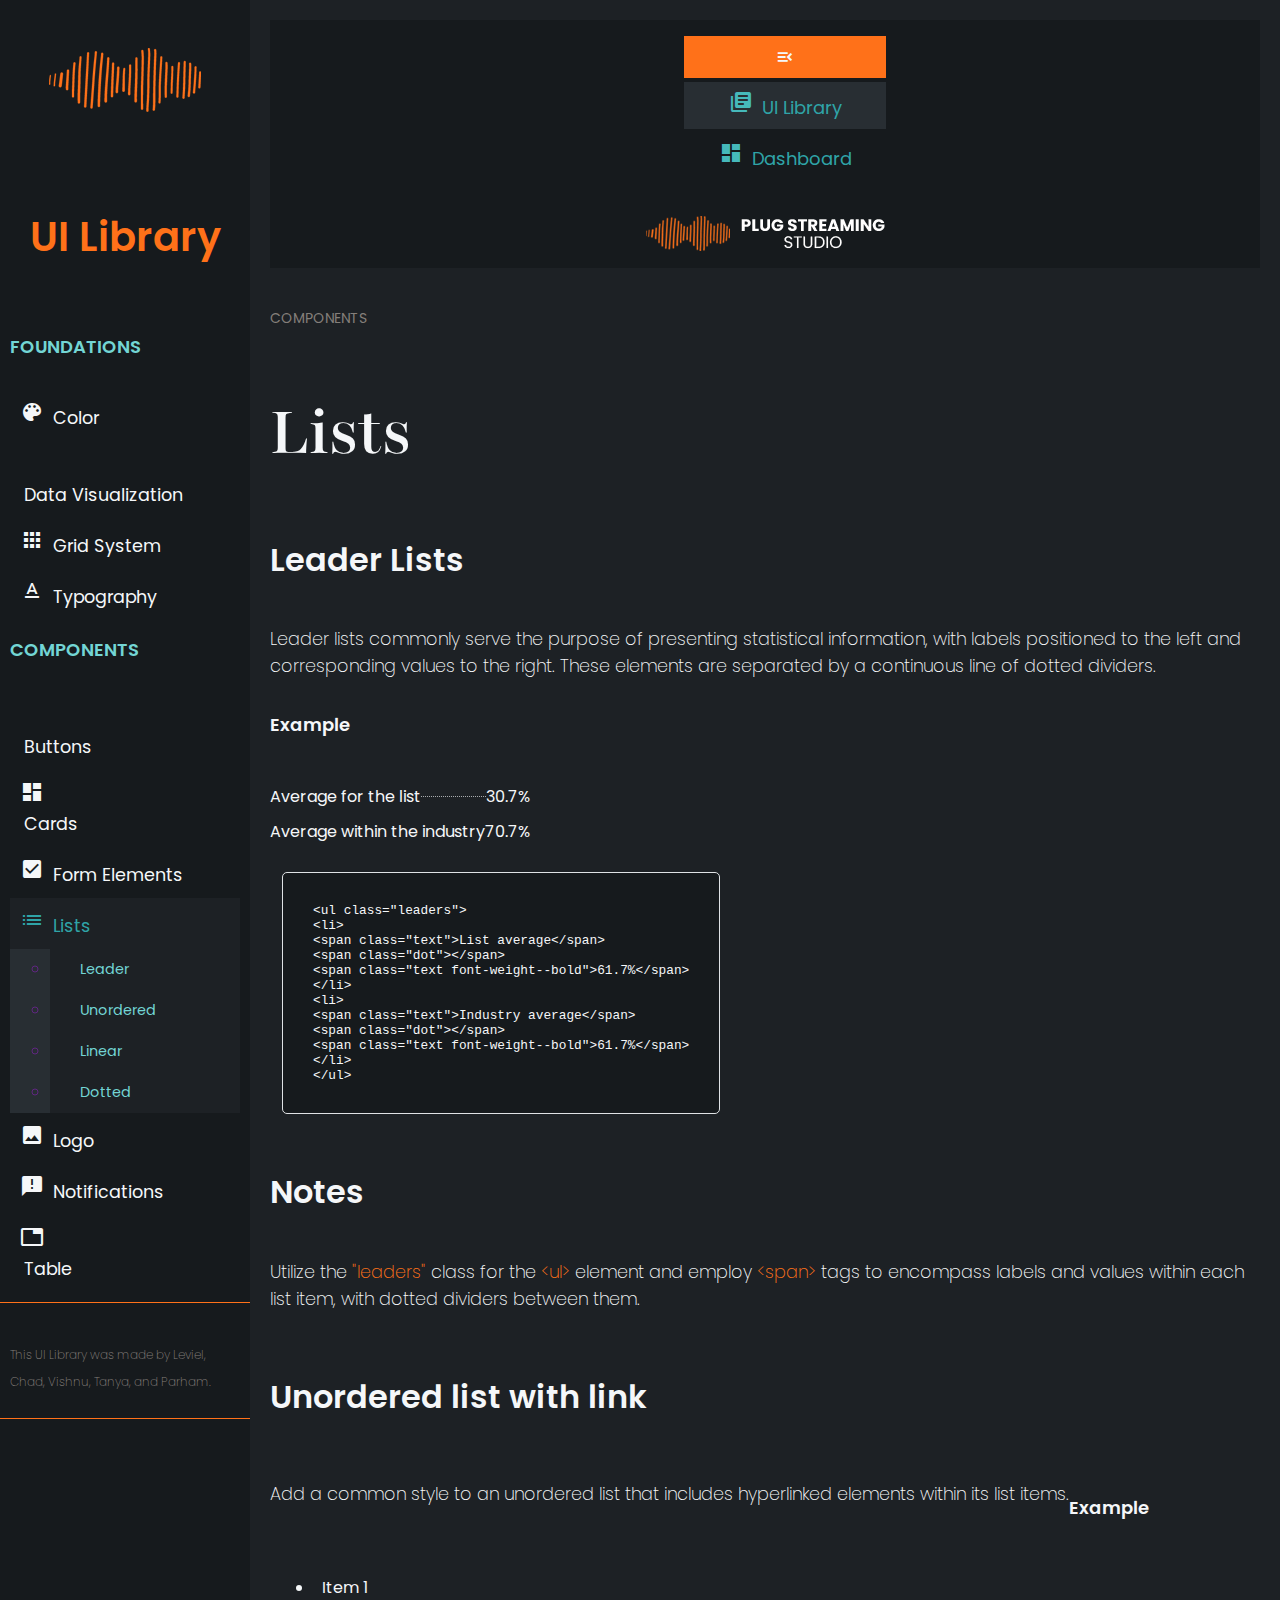
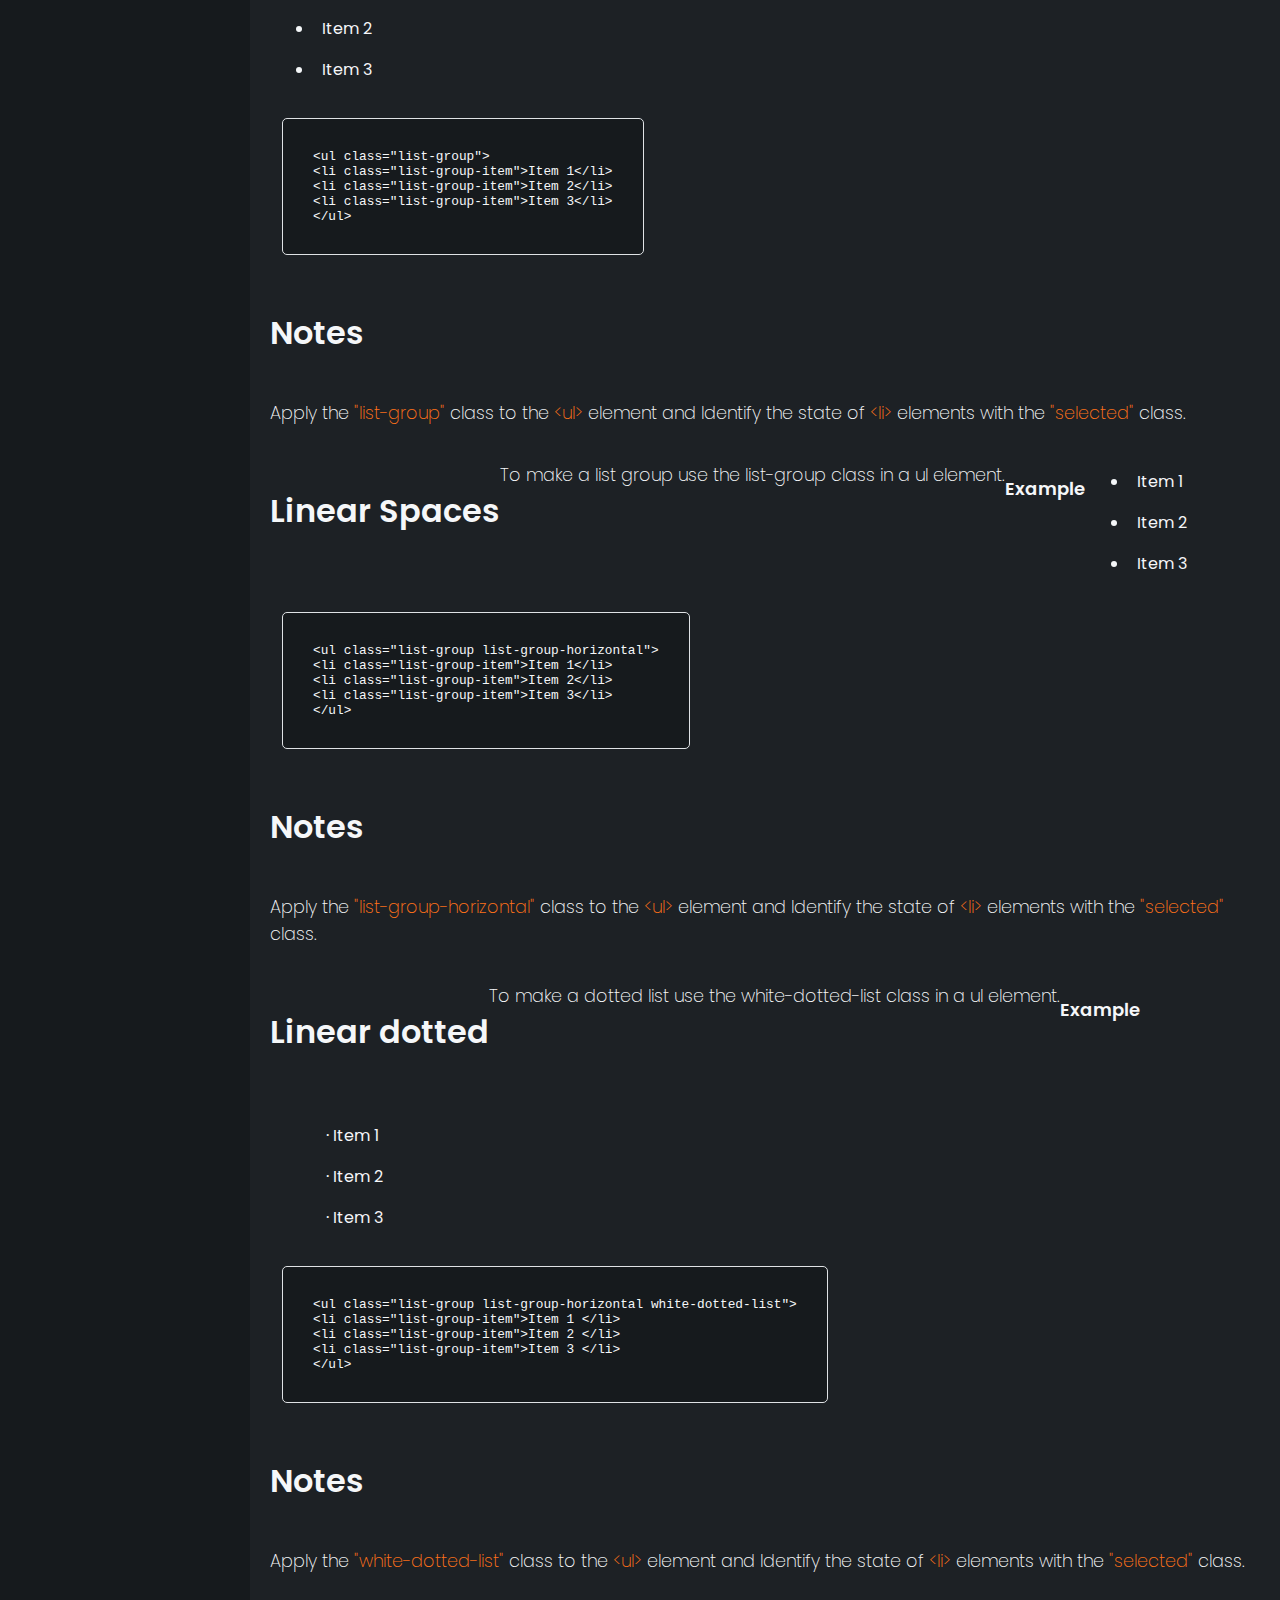
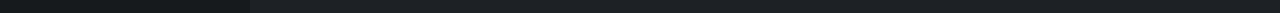
<file: lists.html>
<!DOCTYPE html>
<html lang="en">

<head>
    <meta charset="utf-8">
    <meta name="viewport" content="width=device-width, initial-scale=1.0">
    <meta http-equiv="X-UA-Compatible" content="IE=edge">

    <link rel="icon" href="./style/images/logo-32.png" type="image/x-icon">
    <title>Plug Streaming</title>

    <!-- Bootstrap CSS CDN -->
    <link href="https://cdn.jsdelivr.net/npm/bootstrap@5.3.2/dist/css/bootstrap.min.css" rel="stylesheet"
        integrity="sha384-T3c6CoIi6uLrA9TneNEoa7RxnatzjcDSCmG1MXxSR1GAsXEV/Dwwykc2MPK8M2HN" crossorigin="anonymous">

    <!-- Our Custom CSS -->
    <link rel="stylesheet" href="./style/library.css">
    <link rel="stylesheet" href="./style/main.css">
    <link rel="stylesheet" href="./style/cards.css">
    <link rel="stylesheet" href="./style/lists.css">

    <!-- Google Icons -->
    <link rel="stylesheet" href="https://fonts.googleapis.com/icon?family=Material+Icons" rel="stylesheet">
    <link rel="stylesheet"
        href="https://fonts.googleapis.com/css2?family=Material+Symbols+Outlined:opsz,wght,FILL,GRAD@20..48,100..700,0..1,-50..200" />

</head>

<body>
    <div class="wrapper"><!-- Main wrapper -->
        <div class="flex-wrap"><!-- Sidebar  -->
            <nav id="sidebar" class="custom-sidebar">
                <div class="sidebar-header">
                    <img class="large-screen-text" src="./style/images/logo-160.png" alt="logo-160">
                    <img class="small-screen-icon" src="./style/images/logo-32.png" alt="logo-160">
                    <h3>UI Library</h3>
                </div>

                <ul class="list-unstyled components">

                    <span class="large-screen-text">
                        <h5>FOUNDATIONS</h5>
                    </span>
                    <span class="small-screen-icon">
                        <ul class="list-unstyled components"></ul>
                    </span>
                    <li>
                        <a href="index.html">
                            <span class="large-screen-text">
                                <i class="material-icons">palette</i>
                                &thinsp;Color</span>
                            <i class="small-screen-icon material-icons">palette</i>
                        </a>
                    </li>
                    <li><a href="./data_visualization.html">
                            <span class="large-screen-text">
                                <i class="material-icons">query_stats</i>
                                &thinsp;Data Visualization</span>
                            <i class="small-screen-icon material-icons">query_stats</i>
                        </a></li>
                    <li><a href="./grid.html">
                            <span class="large-screen-text">
                                <i class="material-icons">apps</i>
                                &thinsp;Grid System</span>
                            <i class="small-screen-icon material-icons">apps</i>
                        </a></li>
                    <li><a href="./typography.html">
                            <span class="large-screen-text">
                                <i class="material-icons">text_format</i>
                                &thinsp;Typography</span>
                            <i class="small-screen-icon material-icons">text_format</i>
                        </a></li>

                    <span class="large-screen-text">
                        <h5>COMPONENTS</h5>
                    </span>
                    <span class="small-screen-icon">
                        <ul class="list-unstyled components"></ul>
                    </span>

                    <li><a href="./buttons.html">
                            <span class="large-screen-text">
                                <i class="material-icons">smart_button</i>
                                &thinsp;Buttons</span>
                            <i class="small-screen-icon material-icons">smart_button</i>
                        </a></li>
                    <li><a href="./cards.html">
                            <span class="large-screen-text">
                                <i class="material-icons">dashboard_customize</i>
                                &thinsp;Cards</span>
                            <i class="small-screen-icon material-icons">dashboard_customize</i>
                        </a>
                    </li>
                    <li><a href="./form_elements.html">
                            <span class="large-screen-text">
                                <i class="material-icons">check_box</i>
                                &thinsp;Form Elements</span>
                            <i class="small-screen-icon material-icons">check_box</i>
                        </a></li>
                    <li class="active"><a href="./lists.html" data-toggle="collapse" data-target="#homeSubmenu"
                            aria-expanded="true" class="dropdown-toggle" onclick="toggleSubMenu(event)">
                            <span class="large-screen-text">
                                <i class="material-icons">list</i>
                                &thinsp;Lists</span>
                            <i class="small-screen-icon material-icons">list</i>
                        </a>
                        <ul class="collapse list-unstyled" id="homeSubmenu">
                            <li>
                                <a class="active-a" href="#leader">Leader</a>
                            </li>
                            <li>
                                <a class="active-a" href="#unordered">Unordered</a>
                            </li>
                            <li>
                                <a class="active-a" href="#linear">Linear</a>
                            </li>
                            <li>
                                <a class="active-a" href="#dotted">Dotted</a>
                            </li>
                        </ul>
                    </li>
                    <li><a href="./logo.html">
                            <span class="large-screen-text">
                                <i class="material-icons">image</i>
                                &thinsp;Logo</span>
                            <i class="small-screen-icon material-icons">image</i>
                        </a></li>
                    <li><a href="./notifications.html">
                            <span class="large-screen-text">
                                <i class="material-icons">announcement</i>
                                &thinsp;Notifications</span>
                            <i class="small-screen-icon material-icons">announcement</i>
                        </a></li>
                    <li><a href="./tables.html">
                            <span class="large-screen-text">
                                <i class="material-icons">table_chart</i>
                                &thinsp;Table</span>
                            <i class="small-screen-icon material-icons">table_chart</i>
                        </a></li>


                </ul>
                <ul class="list-unstyled components">
                    <span class="large-screen-text">
                        <p class="copyright">This UI Library was made by Leviel, Chad, Vishnu, Tanya, and Parham.</p>
                    </span>
                    <span class="small-screen-icon copyright">&copy; LCVTP</span>
                </ul>
            </nav>
        </div> <!-- end sidebar -->
        <div class="col flex"> <!-- Right Content  -->
            <div id="content">
                <!-- MAIN HEADER AND NAVIGATION -->
                <header>
                    <div class="container">
                        <nav id="navbar" class="navbar navbar-expand-sm navbar-collapse">
                            <div class="container-fluid">
                                <!-- Navigation Top -->
                                <div id="head-nav">
                                    <ul class="nav navbar-nav d-flex ml-auto text-center">
                                        <li class="nav-item collapse-btn">
                                            <!--Sidebar Toggle-->
                                            <a id="sidebarCollapse"
                                                class="nav-item material-symbols-outlined">menu_open</a>
                                        </li>
                                        <li class="nav-item active">
                                            <a class="nav-link" href="index.html">
                                                <span class="large-screen-text">
                                                    <i class="material-icons">library_books</i>
                                                    &thinsp;UI Library</span>
                                                <i class="small-screen-icon material-icons">library_books</i>
                                            </a>
                                        </li>
                                        <li class="nav-item">
                                            <a class="nav-link" href="dashboard.html">
                                                <span class="large-screen-text">
                                                    <i class="material-icons">dashboard</i>
                                                    &thinsp;Dashboard</span>
                                                <i class="small-screen-icon material-icons">dashboard</i>
                                            </a>
                                        </li>
                                    </ul>
                                </div>
                                <div>
                                    <img class="header-logo" id="logo-large" src="./style/images/logo-wide.png" alt="">
                                    <img class="header-logo" id="logo-small" src="./style/images/logo-square.png"
                                        alt="">
                                </div>
                            </div>
                        </nav>
                    </div>
                </header>


                <!-- 
                CHANGE THIS PART PLS THANKS
             -->



                <!-- Page Contents -->
                <div class="content-container container word-wrap text-break">
                    <h6>COMPONENTS</h6>
                    <h2>Lists</h2>
                    <h4 id="leader">Leader Lists</h4>
                    <p>Leader lists commonly serve the purpose of presenting statistical information, with labels
                        positioned to the left and corresponding values to the right. These elements are separated by a
                        continuous line of dotted dividers.</p>

                    <!-- Lists Example-->
                    <div class="container">
                        <h5>Example</h5>
                        <div class="row mt-5"> <!-- Add a row to contain the columns -->
                            <div class="col-md-7 col-sm-12"> <!-- Larger column for pre on medium and small screens -->
                                <ul class="leaders"> <!-- Apply "leaders" class directly to the <ul> element -->
                                    <li>
                                        <span class="text">Average for the list</span>
                                        <span class="dot"></span>
                                        <span class="text font-weight--bold">30.7%</span>
                                    </li>
                                    <li>
                                        <span class="text">
                                            Average within the industry</span>
                                        <span class="dot"></span>
                                        <span class="text font-weight--bold">70.7%</span>
                                    </li>
                                </ul>
                            </div>
                        </div>
                    </div>

                    <div class="container mt-5">
                        <div class="row">
                            <div class="col-md-7 col-sm-12"> <!-- Larger column for pre on medium and small screens -->
                                <pre style="white-space: pre-line;">
                                &lt;ul class="leaders"&gt; 
                                &lt;li&gt;
                                &lt;span class="text"&gt;List average&lt;/span&gt; 
                                &lt;span class="dot"&gt;&lt;/span&gt;
                                &lt;span class="text font-weight--bold"&gt;61.7%&lt;/span&gt;
                                &lt;/li&gt; 
                                &lt;li&gt;
                                &lt;span class="text"&gt;Industry average&lt;/span&gt; 
                                &lt;span class="dot"&gt;&lt;/span&gt;
                                &lt;span class="text font-weight--bold"&gt;61.7%&lt;/span&gt;
                                &lt;/li&gt; 
                                &lt;/ul&gt;
                            </pre>
                            </div>
                            <div class="col-md-5 col-sm-12"> <!-- Smaller column for p on medium and small screens -->
                                <h4>Notes</h4>
                                <p>Utilize the <span style="color: var(--pumpkin-500);">"leaders"</span> class for the
                                    <span style="color: var(--pumpkin-500);">&lt;ul&gt;</span> element and employ <span
                                        style="color: var(--pumpkin-500);">&lt;span&gt;</span> tags to encompass labels
                                    and values within each list item, with dotted dividers between them.
                                </p>
                            </div>
                        </div>
                    </div>



                    <!-- Onordered list Outline -->
                    <div class="row mt-5">
                        <h4 id="unordered" class="mb-3">Unordered list with link</h4>
                        <p>Add a common style to an unordered list that includes hyperlinked elements within its list
                            items.</p>
                        <!--Linear Example-->
                        <h5>Example</h5>
                        <div class="row mt-1">
                            <div class="col-lg-3 col-md-6 mb-3">
                                <ul class="list-group">
                                    <li class="list-group-item">Item 1</li>
                                    <li class="list-group-item">Item 2</li>
                                    <li class="list-group-item">Item 3</li>
                                </ul>
                            </div>
                        </div>
                    </div>

                    <!-- Code Snippet Example-->
                    <div class="container mt-3">
                        <div class="row">
                            <div class="col-md-7 col-sm-12"> <!-- Larger column for pre on medium and small screens -->
                                <pre style="white-space: pre-line;">
                                &lt;ul class="list-group"&gt;
                                &lt;li class="list-group-item"&gt;Item 1&lt;/li&gt;
                                &lt;li class="list-group-item"&gt;Item 2&lt;/li&gt;
                                &lt;li class="list-group-item"&gt;Item 3&lt;/li&gt;
                                &lt;/ul&gt;
                            </pre>
                            </div>
                            <div class="col-md-5 col-sm-12"> <!-- Smaller column for p on medium and small screens -->
                                <h4>Notes</h4>
                                <p>Apply the <span style="color: var(--pumpkin-500);">"list-group"</span> class to the
                                    <span style="color: var(--pumpkin-500);">&lt;ul&gt;</span> element and Identify the
                                    state of <span style="color: var(--pumpkin-500);">&lt;li&gt;</span> elements with
                                    the <span style="color: var(--pumpkin-500);">"selected"</span> class.
                            </div>
                        </div>
                    </div>

                    <!-- Linear Space Outline -->
                    <div class="row mt-5">
                        <h4 id="linear" class="mb-3">Linear Spaces</h4>
                        <p>To make a list group use the list-group class in a ul element.</p>
                        <!--Linear Example-->
                        <h5>Example</h5>
                        <div class="row row-cols-3 mt-1">
                            <div class="col-lg-8 col-md-8 mb-3">
                                <ul class="list-group list-group-horizontal">
                                    <li class="list-group-item">Item 1</li>
                                    <li class="list-group-item">Item 2</li>
                                    <li class="list-group-item">Item 3</li>
                                </ul>
                            </div>
                        </div>
                    </div>
                    <!-- Code Snippet Example-->
                    <div class="container mt-3">
                        <div class="row">
                            <div class="col-md-7 col-sm-12"> <!-- Larger column for pre on medium and small screens -->
                                <pre style="white-space: pre-line;">
                            &lt;ul class="list-group list-group-horizontal"&gt;
                            &lt;li class="list-group-item"&gt;Item 1&lt;/li&gt;
                            &lt;li class="list-group-item"&gt;Item 2&lt;/li&gt;
                            &lt;li class="list-group-item"&gt;Item 3&lt;/li&gt;
                            &lt;/ul&gt;
                        </pre>
                            </div>
                            <div class="col-md-5 col-sm-12"> <!-- Smaller column for p on medium and small screens -->
                                <h4>Notes</h4>
                                <p>Apply the <span style="color: var(--pumpkin-500);">"list-group-horizontal"</span>
                                    class to the <span style="color: var(--pumpkin-500);">&lt;ul&gt;</span> element and
                                    Identify the state of <span style="color: var(--pumpkin-500);">&lt;li&gt;</span>
                                    elements with the <span style="color: var(--pumpkin-500);">"selected"</span> class.
                            </div>
                        </div>
                    </div>

                    <!-- Linear dots Outline -->
                    <div class="row mt-5">
                        <h4 id="dotted" class="mb-3">Linear dotted</h4>
                        <p>To make a dotted list use the white-dotted-list class in a ul element.</p>
                        <!--Linear space Example-->
                        <h5>Example</h5>
                        <div class="row row-cols-3 mt-1">
                            <div class="col-lg-8 col-md-8 mb-3">
                                <ul class="list-group list-group-horizontal white-dotted-list">
                                    <li class="list-group-item">Item 1 </li>
                                    <li class="list-group-item">Item 2 </li>
                                    <li class="list-group-item">Item 3 </li>
                                </ul>
                            </div>
                        </div>
                    </div>
                    <!-- Code Snippet Example-->
                    <div class="container mt-3">
                        <div class="row">
                            <div class="col-md-7 col-sm-12"> <!-- Larger column for pre on medium and small screens -->
                                <pre style="white-space: pre-line;">
                        &lt;ul class="list-group list-group-horizontal white-dotted-list"&gt;
                        &lt;li class="list-group-item"&gt;Item 1 &lt;/li&gt;
                        &lt;li class="list-group-item"&gt;Item 2 &lt;/li&gt;
                        &lt;li class="list-group-item"&gt;Item 3 &lt;/li&gt;
                        &lt;/ul&gt;
                    </pre>
                            </div>
                            <div class="col-md-5 col-sm-12"> <!-- Smaller column for p on medium and small screens -->
                                <h4>Notes</h4>
                                <p>Apply the <span style="color: var(--pumpkin-500);">"white-dotted-list"</span> class
                                    to the <span style="color: var(--pumpkin-500);">&lt;ul&gt;</span> element and
                                    Identify the state of <span style="color: var(--pumpkin-500);">&lt;li&gt;</span>
                                    elements with the <span style="color: var(--pumpkin-500);">"selected"</span> class.
                            </div>
                        </div>
                    </div>

                </div> <!-- END Page Contents -->
            </div> <!--END right side container -->

        </div> <!-- END wrapper -->


        <!-- 
      !!!!!!!!!!!
      SCRIPTS PLS DONT DELETE BELOW THIS
      !!!!!!!!!!!!!
    -->

        <!-- jQuery CDN - Slim version (=without AJAX) -->
        <script src="https://code.jquery.com/jquery-3.3.1.slim.min.js"
            integrity="sha384-q8i/X+965DzO0rT7abK41JStQIAqVgRVzpbzo5smXKp4YfRvH+8abtTE1Pi6jizo"
            crossorigin="anonymous"></script>
        <!-- Popper.JS -->
        <script src="https://cdnjs.cloudflare.com/ajax/libs/popper.js/1.14.0/umd/popper.min.js"
            integrity="sha384-cs/chFZiN24E4KMATLdqdvsezGxaGsi4hLGOzlXwp5UZB1LY//20VyM2taTB4QvJ"
            crossorigin="anonymous"></script>
        <!-- Bootstrap JS -->
        <script src="https://stackpath.bootstrapcdn.com/bootstrap/4.1.0/js/bootstrap.min.js"
            integrity="sha384-uefMccjFJAIv6A+rW+L4AHf99KvxDjWSu1z9VI8SKNVmz4sk7buKt/6v9KI65qnm"
            crossorigin="anonymous"></script>

        <!-- Our Main JS -->
        <script src="./scripts/main.js"></script>
</body>

</html>
</file>
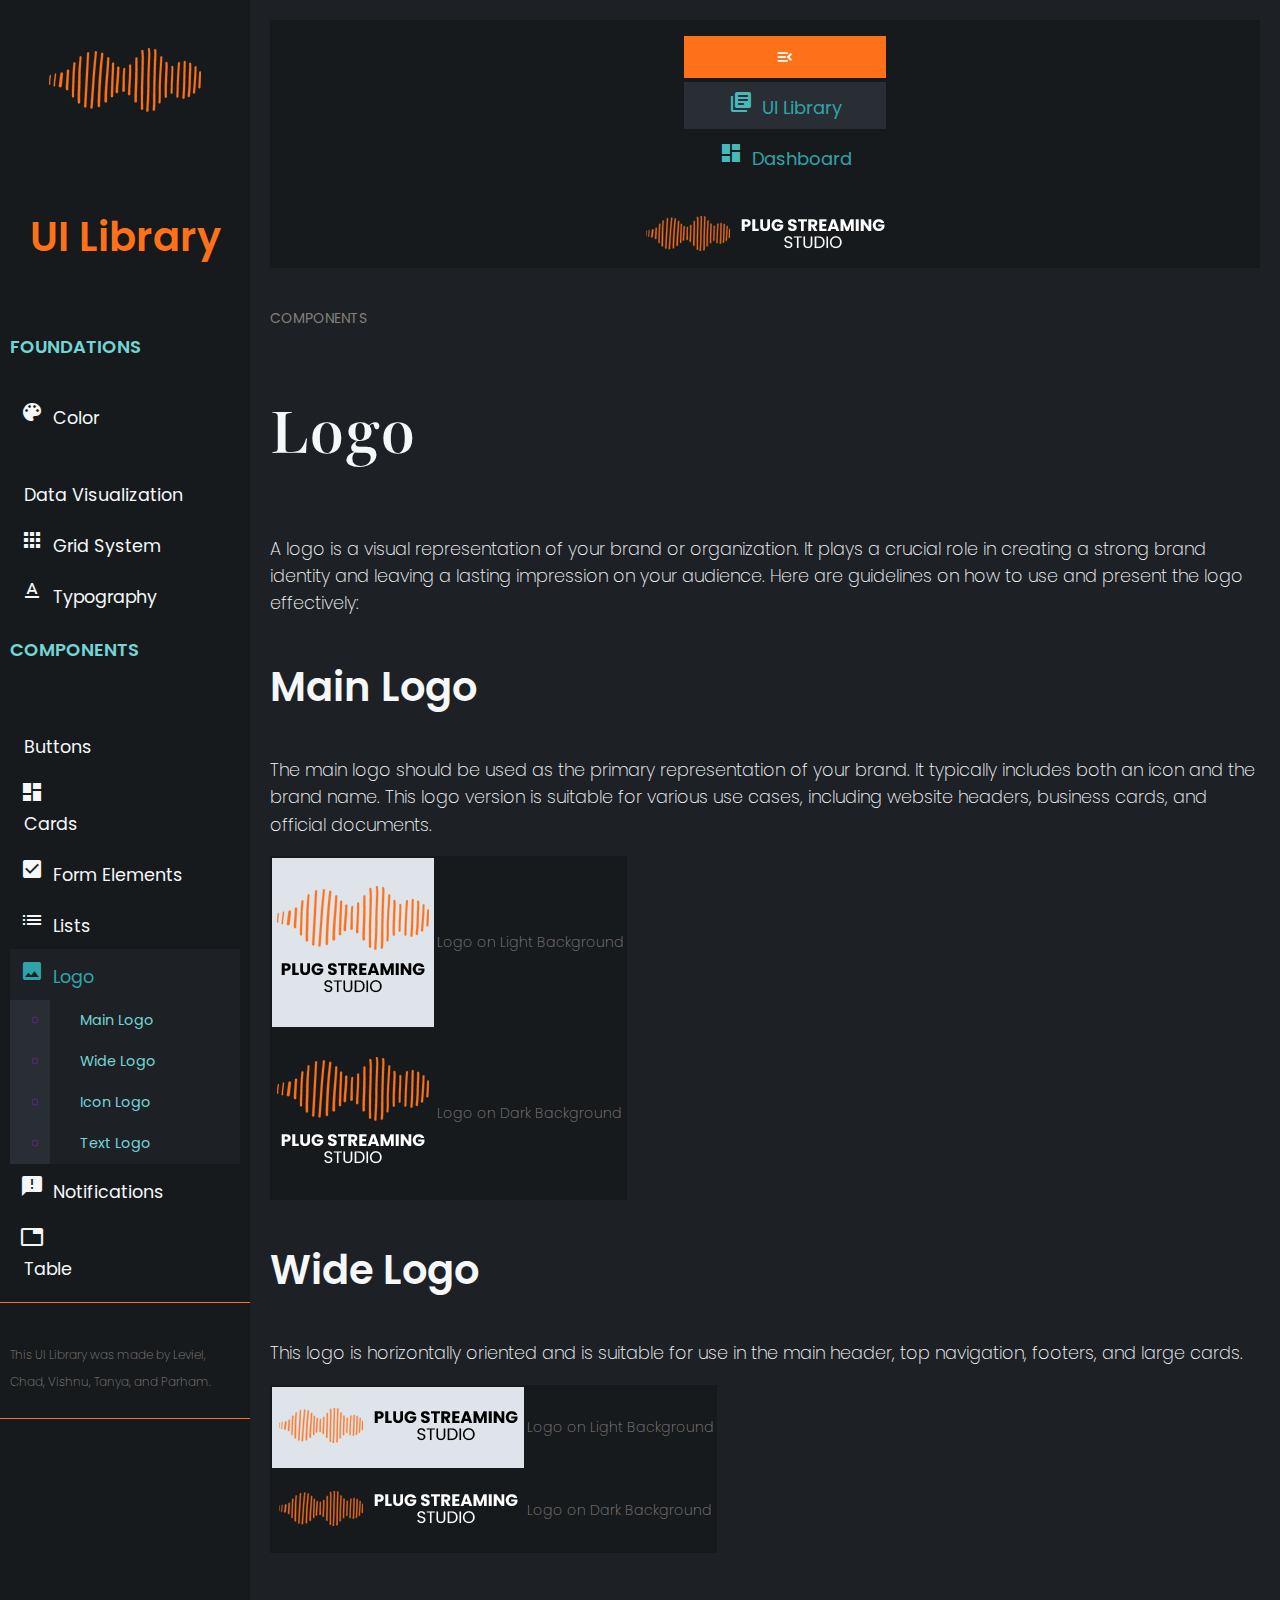
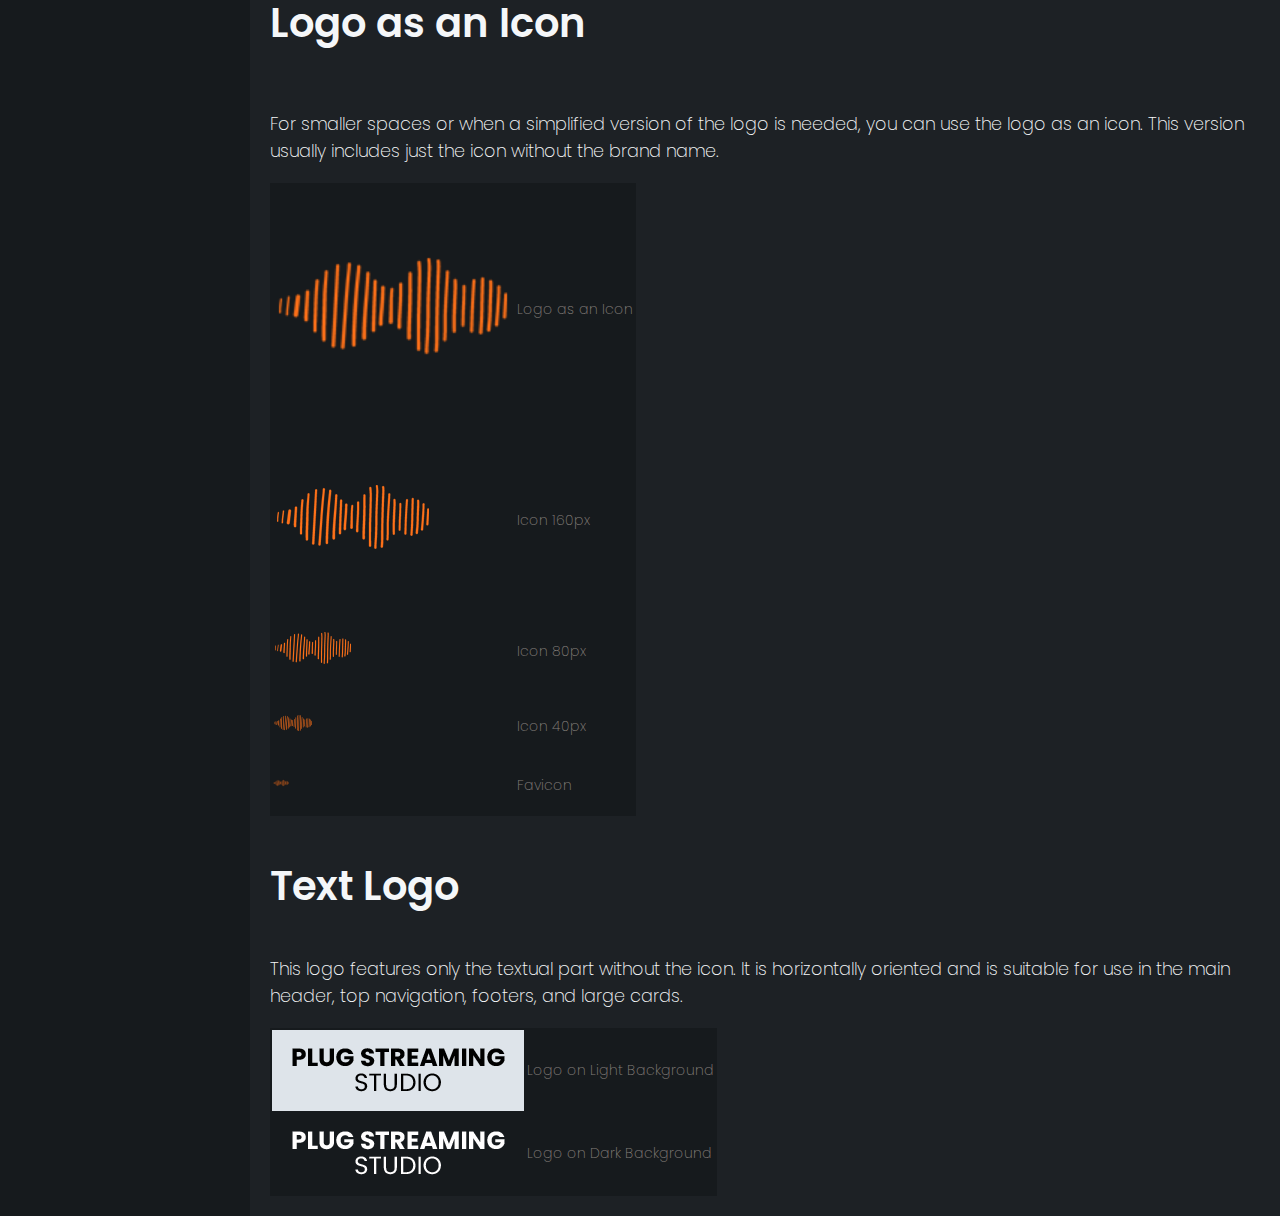
<file: logo.html>
<!DOCTYPE html>
<html lang="en">

<head>
    <meta charset="utf-8">
    <meta name="viewport" content="width=device-width, initial-scale=1.0">
    <meta http-equiv="X-UA-Compatible" content="IE=edge">

    <link rel="icon" href="./style/images/logo-32.png" type="image/x-icon">
    <title>Plug Streaming</title>

    <!-- Bootstrap CSS CDN -->
    <link href="https://cdn.jsdelivr.net/npm/bootstrap@5.3.2/dist/css/bootstrap.min.css" rel="stylesheet"
        integrity="sha384-T3c6CoIi6uLrA9TneNEoa7RxnatzjcDSCmG1MXxSR1GAsXEV/Dwwykc2MPK8M2HN" crossorigin="anonymous">

    <!-- Our Custom CSS -->
    <link rel="stylesheet" href="./style/library.css">
    <link rel="stylesheet" href="./style/main.css">
    <link rel="stylesheet" href="./style/cards.css">

    <!-- Google Icons -->
    <link rel="stylesheet" href="https://fonts.googleapis.com/icon?family=Material+Icons" rel="stylesheet">
    <link rel="stylesheet"
        href="https://fonts.googleapis.com/css2?family=Material+Symbols+Outlined:opsz,wght,FILL,GRAD@20..48,100..700,0..1,-50..200" />

</head>

<body>
    <div class="wrapper"><!-- Main wrapper -->
        <div class="flex-wrap"><!-- Sidebar  -->
            <nav id="sidebar" class="custom-sidebar">
                <div class="sidebar-header">
                    <img class="large-screen-text" src="./style/images/logo-160.png" alt="logo-160">
                    <img class="small-screen-icon" src="./style/images/logo-32.png" alt="logo-160">
                    <h3>UI Library</h3>
                </div>

                <ul class="list-unstyled components">

                    <span class="large-screen-text">
                        <h5>FOUNDATIONS</h5>
                    </span>
                    <span class="small-screen-icon">
                        <ul class="list-unstyled components"></ul>
                    </span>
                    <li>
                        <a href="index.html">
                            <span class="large-screen-text">
                                <i class="material-icons">palette</i>
                                &thinsp;Color</span>
                            <i class="small-screen-icon material-icons">palette</i>
                        </a>
                    </li>
                    <li><a href="./data_visualization.html">
                            <span class="large-screen-text">
                                <i class="material-icons">query_stats</i>
                                &thinsp;Data Visualization</span>
                            <i class="small-screen-icon material-icons">query_stats</i>
                        </a></li>
                    <li><a href="./grid.html">
                            <span class="large-screen-text">
                                <i class="material-icons">apps</i>
                                &thinsp;Grid System</span>
                            <i class="small-screen-icon material-icons">apps</i>
                        </a></li>
                    <li><a href="./typography.html">
                            <span class="large-screen-text">
                                <i class="material-icons">text_format</i>
                                &thinsp;Typography</span>
                            <i class="small-screen-icon material-icons">text_format</i>
                        </a></li>

                    <span class="large-screen-text">
                        <h5>COMPONENTS</h5>
                    </span>
                    <span class="small-screen-icon">
                        <ul class="list-unstyled components"></ul>
                    </span>

                    <li><a href="./buttons.html">
                            <span class="large-screen-text">
                                <i class="material-icons">smart_button</i>
                                &thinsp;Buttons</span>
                            <i class="small-screen-icon material-icons">smart_button</i>
                        </a></li>
                    <li><a href="./cards.html">
                            <span class="large-screen-text">
                                <i class="material-icons">dashboard_customize</i>
                                &thinsp;Cards</span>
                            <i class="small-screen-icon material-icons">dashboard_customize</i>
                        </a>
                    </li>
                    <li><a href="./form_elements.html">
                            <span class="large-screen-text">
                                <i class="material-icons">check_box</i>
                                &thinsp;Form Elements</span>
                            <i class="small-screen-icon material-icons">check_box</i>
                        </a></li>
                    <li><a href="./lists.html">
                            <span class="large-screen-text">
                                <i class="material-icons">list</i>
                                &thinsp;Lists</span>
                            <i class="small-screen-icon material-icons">list</i>
                        </a></li>
                    <li class="active"><a href="./logo.html" data-toggle="collapse" data-target="#homeSubmenu"
                            aria-expanded="true" class="dropdown-toggle" onclick="toggleSubMenu(event)">
                            <span class="large-screen-text">
                                <i class="material-icons">image</i>
                                &thinsp;Logo</span>
                            <i class="small-screen-icon material-icons">image</i>
                        </a>
                        <ul class="collapse list-unstyled" id="homeSubmenu">
                            <li>
                                <a class="active-a" href="#main">Main Logo</a>
                            </li>
                            <li>
                                <a class="active-a" href="#wide">Wide Logo</a>
                            </li>
                            <li>
                                <a class="active-a" href="#icon">Icon Logo</a>
                            </li>
                            <li>
                                <a class="active-a" href="#text">Text Logo</a>
                            </li>
                        </ul>
                    </li>
                    <li><a href="./notifications.html">
                            <span class="large-screen-text">
                                <i class="material-icons">announcement</i>
                                &thinsp;Notifications</span>
                            <i class="small-screen-icon material-icons">announcement</i>
                        </a></li>
                    <li><a href="./tables.html">
                            <span class="large-screen-text">
                                <i class="material-icons">table_chart</i>
                                &thinsp;Table</span>
                            <i class="small-screen-icon material-icons">table_chart</i>
                        </a></li>


                </ul>
                <ul class="list-unstyled components">
                    <span class="large-screen-text">
                        <p class="copyright">This UI Library was made by Leviel, Chad, Vishnu, Tanya, and Parham.</p>
                    </span>
                    <span class="small-screen-icon copyright">&copy; LCVTP</span>
                </ul>
            </nav>
        </div> <!-- end sidebar -->
        <div class="col flex"> <!-- Right Content  -->
            <div id="content">
                <!-- MAIN HEADER AND NAVIGATION -->
                <header>
                    <div class="container">
                        <nav id="navbar" class="navbar navbar-expand-sm navbar-collapse">
                            <div class="container-fluid">
                                <!-- Navigation Top -->
                                <div id="head-nav">
                                    <ul class="nav navbar-nav d-flex ml-auto text-center">
                                        <li class="nav-item collapse-btn">
                                            <!--Sidebar Toggle-->
                                            <a id="sidebarCollapse"
                                                class="nav-item material-symbols-outlined">menu_open</a>
                                        </li>
                                        <li class="nav-item active">
                                            <a class="nav-link" href="index.html">
                                                <span class="large-screen-text">
                                                    <i class="material-icons">library_books</i>
                                                    &thinsp;UI Library</span>
                                                <i class="small-screen-icon material-icons">library_books</i>
                                            </a>
                                        </li>
                                        <li class="nav-item">
                                            <a class="nav-link" href="dashboard.html">
                                                <span class="large-screen-text">
                                                    <i class="material-icons">dashboard</i>
                                                    &thinsp;Dashboard</span>
                                                <i class="small-screen-icon material-icons">dashboard</i>
                                            </a>
                                        </li>
                                    </ul>
                                </div>
                                <div>
                                    <img class="header-logo" id="logo-large" src="./style/images/logo-wide.png" alt="">
                                    <img class="header-logo" id="logo-small" src="./style/images/logo-square.png"
                                        alt="">
                                </div>
                            </div>
                        </nav>
                    </div>
                </header>


                <!-- Page Contents -->
                <div class="content-container container word-wrap text-break">
                    <h6>COMPONENTS</h6>
                    <h2>Logo</h2>
                    <p>A logo is a visual representation of your brand or organization. It plays a crucial role in
                        creating a strong brand identity and leaving a lasting impression on your audience. Here are
                        guidelines on how to use and present the logo effectively:</p>

                    <section>
                    <div class="container-fluid">
                        <div class="container">
                        <div class="mt-5"> <!-- main logo -->
                            <h3 id="main">Main Logo</h3>
                            <p>The main logo should be used as the primary representation of your brand. It typically
                                includes both an icon and the brand name. This logo version is suitable for various use
                                cases, including website headers, business cards, and official documents.</p>

                            <!-- Header with Logo Variations -->
                            <table class="table table-dark" style="background-color: var(--section-bg);">
                                <tr>
                                    <td class="logo-container text-center " style="background-color: var(--main-light-card);">
                                        <img src="./style/images/logo-square-black.png" alt="Logo on Light Background" class="img-fluid">
                                    </td>
                                    <td>
                                        <p class="logo-description other-text no-text-break">Logo on Light Background</p>
                                    </td>
                                </tr>
                                <tr>
                                    <td class="logo-container text-center">
                                        <img src="./style/images/logo-square.png" alt="Logo on Dark Background" class="img-fluid">
                                    </td>
                                    <td>
                                        <p class="logo-description other-text no-text-break">Logo on Dark Background</p>
                                    </td>
                                </tr>
                            </table>
                            
                        </div><!-- main logo -->

                        <div class="mt-5"> <!-- wide logo -->
                            <h3 id="wide">Wide Logo</h3>
                            <p>This logo is horizontally oriented and is suitable for use in the main header, top
                                navigation, footers, and large cards.</p>

                                <table class="table table-dark no-text-break" style="background-color: var(--section-bg);">
                                    <tr> 
                                        <td class="logo-container text-center" style="background-color: var(--main-light-card);">
                                            <img src="./style/images/logo-wide-black.png" alt="Logo on Light Background" class="img-fluid">
                                        </td>
                                        <td>
                                            <p class="logo-description other-text no-text-break">Logo on Light Background</p>
                                        </td>
                                    </tr>
                                    <tr>
                                        <td class="logo-container text-center">
                                            <img src="./style/images/logo-wide.png" alt="Logo on Dark Background" class="img-fluid">
                                        </td>
                                        <td>
                                            <p class="logo-description other-text no-text-break">Logo on Dark Background</p>
                                        </td>
                                    </tr>
                                </table>
                                
                            
                        </div><!-- wide logo -->

                        <div class="row mt-5 mb-3">
                            <h3 id="icon">Logo as an Icon</h3>
                            <p>For smaller spaces or when a simplified version of the logo is needed, you can use
                                the logo as an icon. This version usually includes just the icon without the brand
                                name.</p>

                            <table class="table table-dark" style="background-color: var(--section-bg);">
                                <tr>
                                    <!-- Logo as an Icon (240px) -->
                                    <td class="logo-container">
                                        <img id="icon-big" src="./style/images/logo-160.png" style="width: 240px;"
                                            alt="Logo as an Icon" class="img-fluid">
                                    </td>
                                    <!-- Description -->
                                    <td>
                                        <p class="other-text">Logo as an Icon</p>
                                    </td>
                                </tr>
                                <tr>
                                    <!-- Icon 160px -->
                                    <td class="logo-container">
                                        <img id="icon160" src="./style/images/logo-160.png" alt="Icon 160px"
                                            class="img-fluid">
                                    </td>
                                    <!-- Description -->
                                    <td>
                                        <p class="other-text">Icon 160px</p>
                                    </td>
                                </tr>
                                <tr>
                                    <!-- Icon 80px -->
                                    <td class="logo-container">
                                        <img id="icon80" src="./style/images/logo-160.png" style="width: 80px;"
                                            alt="Icon 80px" class="img-fluid">
                                    </td>
                                    <!-- Description -->
                                    <td>
                                        <p class="other-text">Icon 80px</p>
                                    </td>
                                </tr>
                                <tr>
                                    <!-- Icon 40px -->
                                    <td class="logo-container">
                                        <img id="icon40" src="./style/images/logo-160.png" style="width: 40px;"
                                            alt="Icon 40px" class="img-fluid">
                                    </td>
                                    <!-- Description -->
                                    <td>
                                        <p class="other-text">Icon 40px</p>
                                    </td>
                                </tr>
                                <tr>
                                    <!-- Favicon (16px) -->
                                    <td class="logo-container">
                                        <img id="icon16" src="./style/images/logo-160.png" style="width: 16px;"
                                            alt="Favicon" class="img-fluid">
                                    </td>
                                    <!-- Description -->
                                    <td>
                                        <p class="other-text">Favicon</p>
                                    </td>
                                </tr>
                            </table>

                        </div>

                        <div class="mt-5"> <!-- text logo -->
                            <h3 id="text">Text Logo</h3>
                            <p>This logo features only the textual part without the icon. It is horizontally oriented
                                and is suitable for use in the main header, top navigation, footers, and large cards.
                            </p>

                            <table class="table table-dark" style="background-color: var(--section-bg);">
                                <tr>
                                    <td class="logo-container text-center" style="background-color: var(--main-light-card);">
                                        <img src="./style/images/logo-text-black.png" alt="Logo on Light Background" class="img-fluid">
                                    </td>
                                    <td>
                                        <p class="other-text">Logo on Light Background</p>
                                    </td>
                                </tr>
                                <tr>
                                    <td class="logo-container text-center">
                                        <img src="./style/images/logo-text.png" alt="Logo on Dark Background" class="img-fluid">
                                    </td>
                                    <td>
                                        <p class="other-text">Logo on Dark Background</p>
                                    </td>
                                </tr>
                            </table>
                            
                        </div><!-- text logo -->

                    </div><!-- END -->
                </div>
                </section>
                </div> <!-- END Page Contents -->
            </div> <!--END right side container -->
        </div> <!-- END wrapper -->


        <!-- 
      !!!!!!!!!!!
      SCRIPTS PLS DONT DELETE BELOW THIS
      !!!!!!!!!!!!!
    -->

        <!-- jQuery CDN - Slim version (=without AJAX) -->
        <script src="https://code.jquery.com/jquery-3.3.1.slim.min.js"
            integrity="sha384-q8i/X+965DzO0rT7abK41JStQIAqVgRVzpbzo5smXKp4YfRvH+8abtTE1Pi6jizo"
            crossorigin="anonymous"></script>
        <!-- Popper.JS -->
        <script src="https://cdnjs.cloudflare.com/ajax/libs/popper.js/1.14.0/umd/popper.min.js"
            integrity="sha384-cs/chFZiN24E4KMATLdqdvsezGxaGsi4hLGOzlXwp5UZB1LY//20VyM2taTB4QvJ"
            crossorigin="anonymous"></script>
        <!-- Bootstrap JS -->
        <script src="https://stackpath.bootstrapcdn.com/bootstrap/4.1.0/js/bootstrap.min.js"
            integrity="sha384-uefMccjFJAIv6A+rW+L4AHf99KvxDjWSu1z9VI8SKNVmz4sk7buKt/6v9KI65qnm"
            crossorigin="anonymous"></script>


        <!-- Our Main JS -->
        <script src="./scripts/main.js"></script>

</body>

</html>
</file>
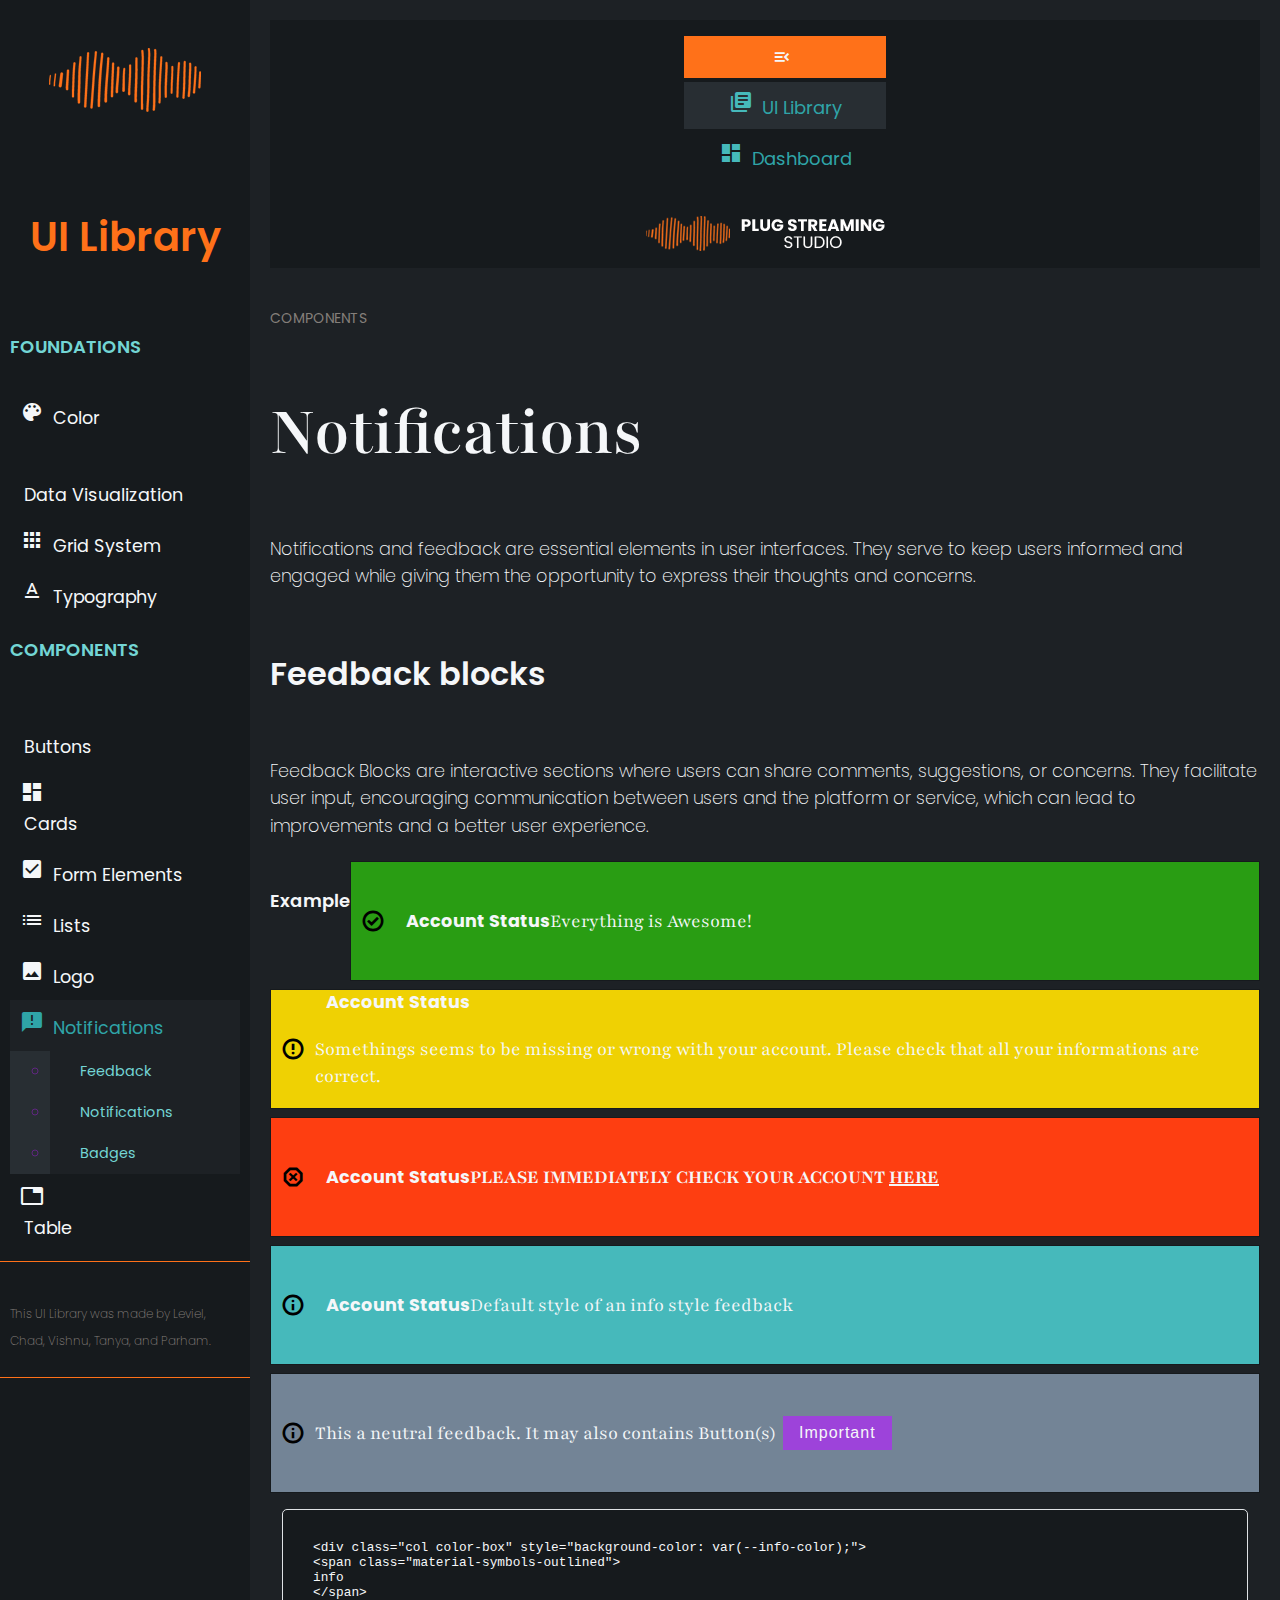
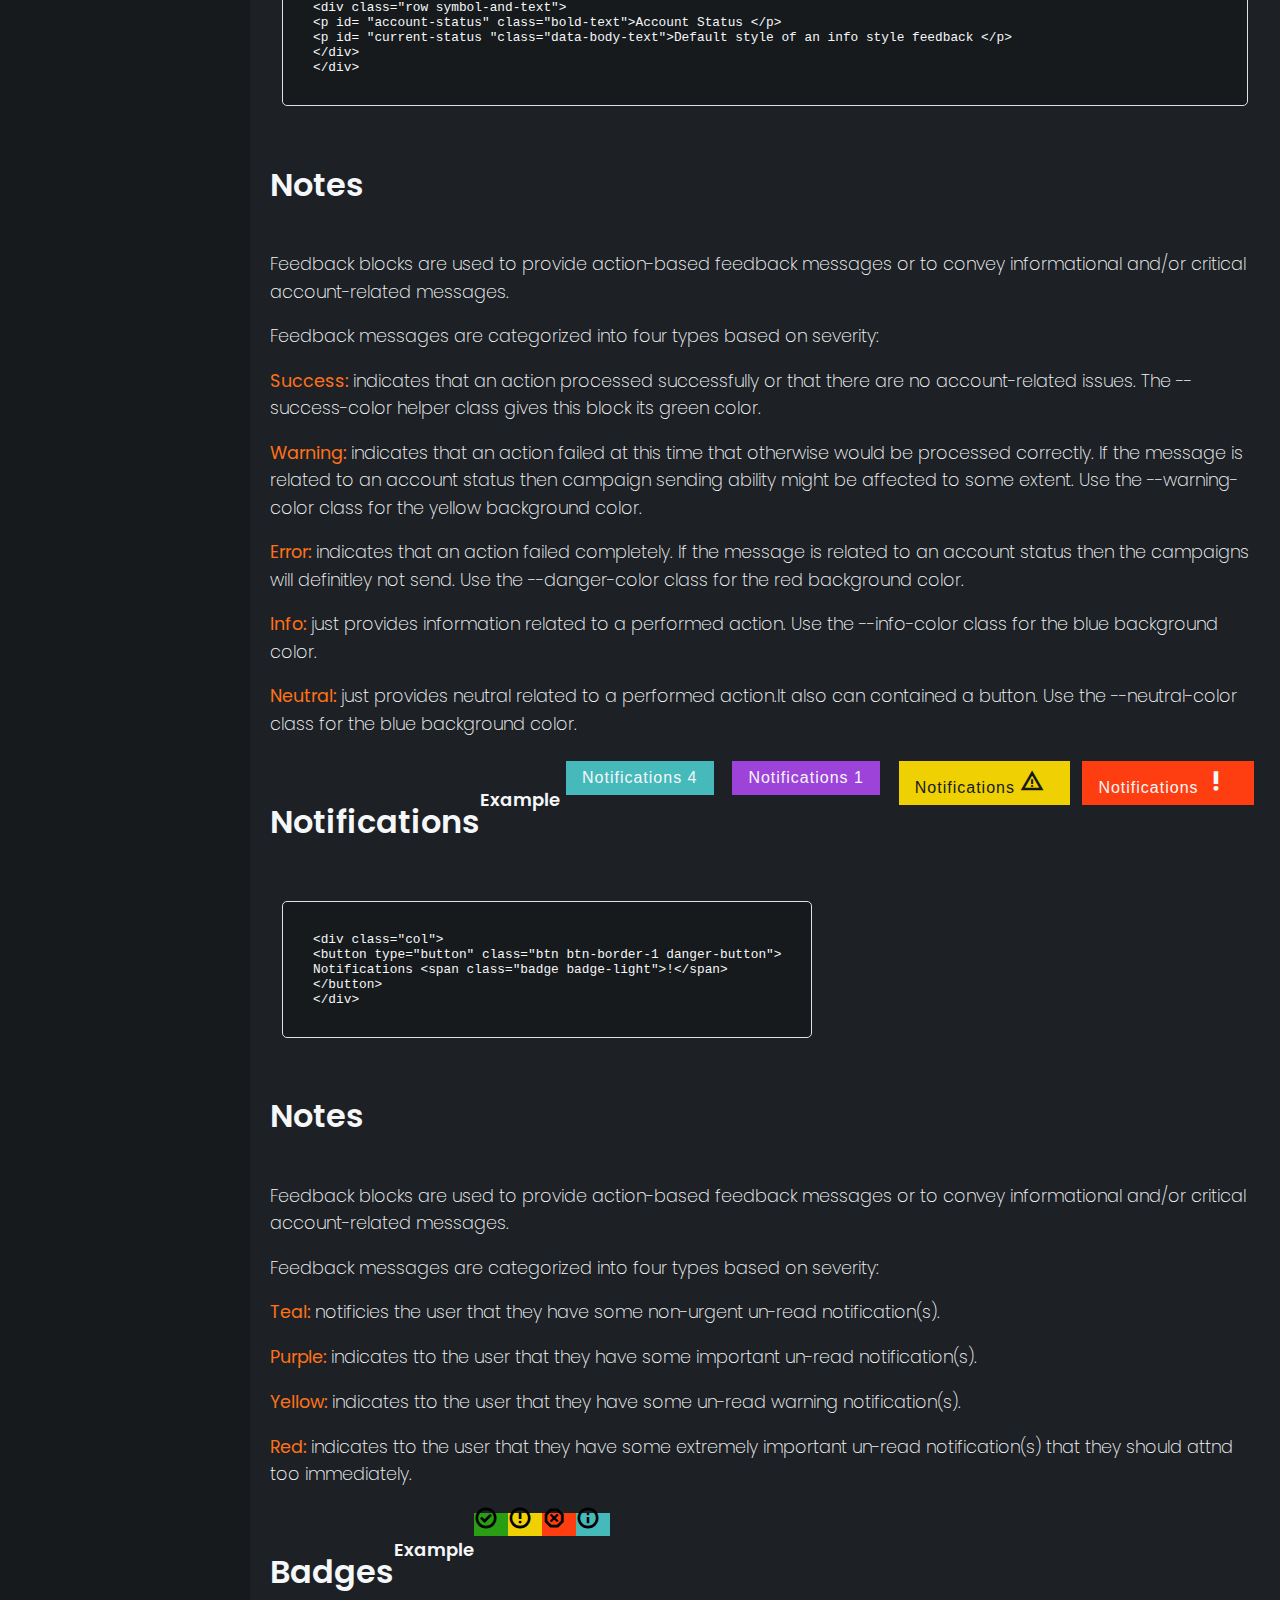
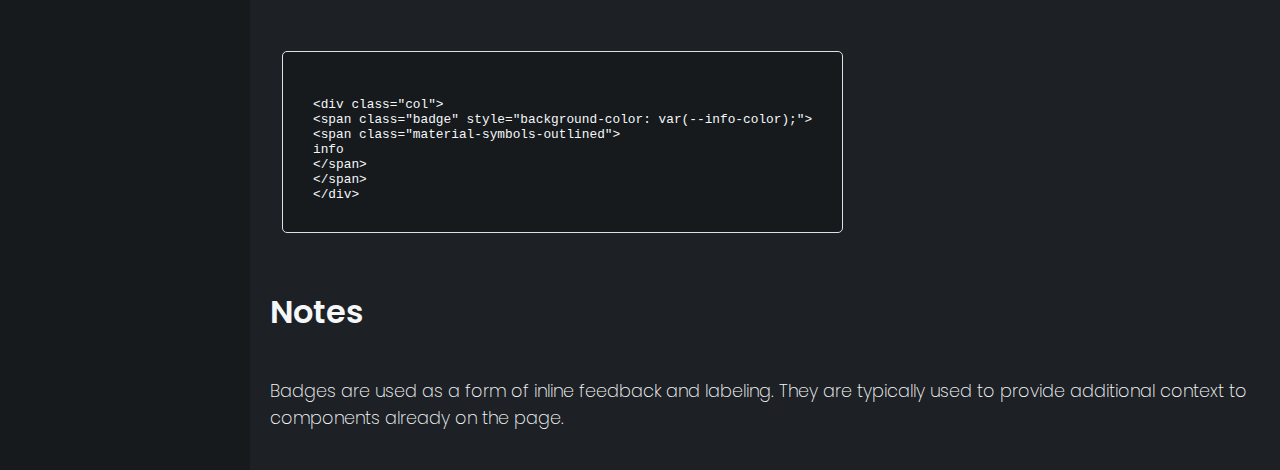
<file: notifications.html>
<!DOCTYPE html>
<html lang="en">

<head>
    <meta charset="utf-8">
    <meta name="viewport" content="width=device-width, initial-scale=1.0">
    <meta http-equiv="X-UA-Compatible" content="IE=edge">

    <link rel="icon" href="./style/images/logo-32.png" type="image/x-icon">
    <title>Plug Streaming</title>

    <!-- Bootstrap CSS CDN -->
    <link href="https://cdn.jsdelivr.net/npm/bootstrap@5.3.2/dist/css/bootstrap.min.css" rel="stylesheet"
        integrity="sha384-T3c6CoIi6uLrA9TneNEoa7RxnatzjcDSCmG1MXxSR1GAsXEV/Dwwykc2MPK8M2HN" crossorigin="anonymous">

    <!-- Our Custom CSS -->
    <link rel="stylesheet" href="./style/library.css">
    <link rel="stylesheet" href="./style/main.css">
    <link rel="stylesheet" href="./style/button.css">
    <link rel="stylesheet" href="./style/notification.css">

    <!-- Google Icons -->
    <link rel="stylesheet" href="https://fonts.googleapis.com/icon?family=Material+Icons" rel="stylesheet">
    <link rel="stylesheet"
        href="https://fonts.googleapis.com/css2?family=Material+Symbols+Outlined:opsz,wght,FILL,GRAD@20..48,100..700,0..1,-50..200" />

</head>

<body>
    <div class="wrapper"><!-- Main wrapper -->
        <div class="flex-wrap"><!-- Sidebar  -->
            <nav id="sidebar" class="custom-sidebar">
                <div class="sidebar-header">
                    <img class="large-screen-text" src="./style/images/logo-160.png" alt="logo-160">
                    <img class="small-screen-icon" src="./style/images/logo-32.png" alt="logo-160">
                    <h3>UI Library</h3>
                </div>

                <ul class="list-unstyled components text-wrap">

                    <span class="large-screen-text">
                        <h5>FOUNDATIONS</h5>
                    </span>
                    <span class="small-screen-icon">
                        <ul class="list-unstyled components"></ul>
                    </span>
                    <li>
                        <a href="index.html">
                            <span class="large-screen-text">
                                <i class="material-icons">palette</i>
                                &thinsp;Color</span>
                            <i class="small-screen-icon material-icons">palette</i>
                        </a>
                    </li>
                    <li><a href="./data_visualization.html">
                            <span class="large-screen-text">
                                <i class="material-icons">query_stats</i>
                                &thinsp;Data Visualization</span>
                            <i class="small-screen-icon material-icons">query_stats</i>
                        </a></li>
                    <li><a href="./grid.html">
                            <span class="large-screen-text">
                                <i class="material-icons">apps</i>
                                &thinsp;Grid System</span>
                            <i class="small-screen-icon material-icons">apps</i>
                        </a></li>
                    <li><a href="./typography.html">
                            <span class="large-screen-text">
                                <i class="material-icons">text_format</i>
                                &thinsp;Typography</span>
                            <i class="small-screen-icon material-icons">text_format</i>
                        </a></li>

                    <span class="large-screen-text">
                        <h5>COMPONENTS</h5>
                    </span>
                    <span class="small-screen-icon">
                        <ul class="list-unstyled components"></ul>
                    </span>

                    <li><a href="./buttons.html">
                            <span class="large-screen-text">
                                <i class="material-icons">smart_button</i>
                                &thinsp;Buttons</span>
                            <i class="small-screen-icon material-icons">smart_button</i>
                        </a></li>
                    <li><a href="./cards.html">
                            <span class="large-screen-text">
                                <i class="material-icons">dashboard_customize</i>
                                &thinsp;Cards</span>
                            <i class="small-screen-icon material-icons">dashboard_customize</i>
                        </a>
                    </li>
                    <li><a href="./form_elements.html">
                            <span class="large-screen-text">
                                <i class="material-icons">check_box</i>
                                &thinsp;Form Elements</span>
                            <i class="small-screen-icon material-icons">check_box</i>
                        </a></li>
                    <li><a href="./lists.html">
                            <span class="large-screen-text">
                                <i class="material-icons">list</i>
                                &thinsp;Lists</span>
                            <i class="small-screen-icon material-icons">list</i>
                        </a></li>
                    <li><a href="./logo.html">
                            <span class="large-screen-text">
                                <i class="material-icons">image</i>
                                &thinsp;Logo</span>
                            <i class="small-screen-icon material-icons">image</i>
                        </a></li>
                    <li class="active"><a href="./notifications.html" data-toggle="collapse" data-target="#homeSubmenu"
                            aria-expanded="true" class="dropdown-toggle" onclick="toggleSubMenu(event)">
                            <span class="large-screen-text">
                                <i class="material-icons">announcement</i>
                                &thinsp;Notifications</span>
                            <i class="small-screen-icon material-icons">announcement</i>
                        </a>
                        <ul class="collapse list-unstyled text-wrap" id="homeSubmenu">
                            <li>
                                <a class="active-a" href="#feedback-blocks">Feedback</a>
                            </li>
                            <li>
                                <a class="active-a" href="#notifications">Notifications</a>
                            </li>
                            <li>
                                <a class="active-a" href="#badges-blocks">Badges</a>
                            </li>
                        </ul>
                    </li>
                    </li>
                    <li><a href="./tables.html">
                            <span class="large-screen-text">
                                <i class="material-icons">table_chart</i>
                                &thinsp;Table</span>
                            <i class="small-screen-icon material-icons">table_chart</i>
                        </a></li>


                </ul>
                <ul class="list-unstyled components">
                    <span class="large-screen-text">
                        <p class="copyright">This UI Library was made by Leviel, Chad, Vishnu, Tanya, and Parham.</p>
                    </span>
                    <span class="small-screen-icon copyright">&copy; LCVTP</span>
                </ul>
            </nav>
        </div> <!-- end sidebar -->
        <div class="col flex"> <!-- Right Content  -->
            <div id="content">
                <!-- MAIN HEADER AND NAVIGATION -->
                <header>
                    <div class="container">
                        <nav id="navbar" class="navbar navbar-expand-sm navbar-collapse">
                            <div class="container-fluid">
                                <!-- Navigation Top -->
                                <div id="head-nav">
                                    <ul class="nav navbar-nav d-flex ml-auto text-center">
                                        <li class="nav-item collapse-btn">
                                            <!--Sidebar Toggle-->
                                            <a id="sidebarCollapse"
                                                class="nav-item material-symbols-outlined">menu_open</a>
                                        </li>
                                        <li class="nav-item active">
                                            <a class="nav-link" href="index.html">
                                                <span class="large-screen-text">
                                                    <i class="material-icons">library_books</i>
                                                    &thinsp;UI Library</span>
                                                <i class="small-screen-icon material-icons">library_books</i>
                                            </a>
                                        </li>
                                        <li class="nav-item">
                                            <a class="nav-link" href="dashboard.html">
                                                <span class="large-screen-text">
                                                    <i class="material-icons">dashboard</i>
                                                    &thinsp;Dashboard</span>
                                                <i class="small-screen-icon material-icons">dashboard</i>
                                            </a>
                                        </li>
                                    </ul>
                                </div>
                                <div>
                                    <img class="header-logo" id="logo-large" src="./style/images/logo-wide.png" alt="">
                                    <img class="header-logo" id="logo-small" src="./style/images/logo-square.png"
                                        alt="">
                                </div>
                            </div>
                        </nav>
                    </div>
                </header>


                <!-- 
                CHANGE THIS PART PLS THANKS
             -->


                <!-- Page Contents -->
                <div class="content-container container word-wrap text-break">
                    <h6>COMPONENTS</h6>
                    <h2>Notifications</h2>
                    <p>Notifications and feedback are essential elements in user interfaces. They serve to keep users
                        informed and engaged while giving them the opportunity to express their thoughts and concerns.
                    </p>

                    <!--Feedback Blocks-->
                    <div class="container mt-5">
                        <div class="row">
                            <h4 id="feedback-blocks">Feedback blocks</h4>
                            <p>Feedback Blocks are interactive sections where users can share comments, suggestions, or
                                concerns. They facilitate user input, encouraging communication between users and the
                                platform or service, which can lead to improvements and a better user experience.</p>
                            <h5 class="mt-1">Example</h5>

                            <!--Success-->
                            <div class="col color-box" style="background-color: var(--success-color);">
                                <span class="material-symbols-outlined">
                                    check_circle
                                </span>
                                <div class="row symbol-and-text">
                                    <p id="account-status" class="bold-text">Account Status</p>
                                    <p id="current-status " class="data-body-text">Everything is Awesome!</p>
                                </div>
                            </div>
                        </div>

                        <div class="row">
                            <!--Warning-->
                            <div class="col color-box" style="background-color: var(--warning-color);">
                                <span class="material-symbols-outlined">
                                    error
                                </span>
                                <div class="row symbol-and-text">
                                    <p id="account-status" class="bold-text">Account Status</p>
                                    <p id="current-status " class="data-body-text text-dark">Somethings seems to be
                                        missing or wrong with your account. Please check that all your informations are
                                        correct.</p>
                                </div>
                            </div>
                        </div>

                        <div class="row">
                            <!--Danger-->
                            <div class="col color-box" style="background-color: var(--danger-color);">
                                <span class="material-symbols-outlined">
                                    dangerous
                                </span>
                                <div class="row symbol-and-text">
                                    <p id="account-status" class="bold-text">Account Status</p>
                                    <p id="current-status " class="data-body-text bold-text">PLEASE IMMEDIATELY CHECK
                                        YOUR ACCOUNT <a href="#"> <u>HERE</u> </a></p>
                                </div>
                            </div>
                        </div>

                        <div class="row">
                            <!--Info-->
                            <div class="col color-box" style="background-color: var(--info-color);">
                                <span class="material-symbols-outlined">
                                    info
                                </span>
                                <div class="row symbol-and-text">
                                    <p id="account-status" class="bold-text">Account Status</p>
                                    <p id="current-status " class="data-body-text">Default style of an info style
                                        feedback</p>
                                </div>
                            </div>
                        </div>
                        <div class="row">
                            <!--Neutral/Button-->
                            <div class="col color-box" style="background-color: var(--neutral-color);">
                                <span class="material-symbols-outlined">
                                    info
                                </span>
                                <div class="row symbol-and-text">
                                    <div class="col">
                                        <p id="current-status " class="data-body-text">This a neutral feedback. It
                                            may also contains Button(s)</p>
                                    </div>
                                    <!--button-->
                                    <div class="col-8">
                                        <div class="d-flex justify-content-center align-items-center">
                                            <button class="btn btn-border-1 important-button">Important</button>
                                        </div>
                                    </div>
                                </div>
                            </div>
                            <div class="row">
                                <!-- Feedback Code Snippet Example Container-->
                                <div class="container mt-5">
                                    <div class="row">
                                        <div class="col">
                                            <pre style="white-space: pre-line;">
                                &lt;div class="col color-box" style="background-color: var(--info-color);"&gt
                                &lt;span class="material-symbols-outlined"&gt
                                        info
                                    &lt;/span&gt
                                    &lt;div class="row symbol-and-text"&gt
                                    &lt;p id= "account-status" class="bold-text">Account Status &lt;/p&gt
                                    &lt;p id= "current-status "class="data-body-text">Default style of an info style feedback &lt;/p&gt
                                    &lt;/div&gt
                                    &lt;/div&gt
                                            </pre>
                                        </div>
                                    </div>
                                    <div class="row">
                                        <!--Notes-->
                                        <div class="col mt-3">
                                            <h4>Notes</h4>
                                            <p>Feedback blocks are used to provide action-based feedback messages or to
                                                convey informational and/or critical account-related messages.</p>
                                            <p>Feedback messages are categorized into four types based on severity:</p>
                                            <p><strong class="highlight">Success:</strong> indicates that an action
                                                processed successfully
                                                or that there are no account-related issues. The --success-color helper
                                                class gives this block its green color.</p>
                                            <p><strong class="highlight">Warning:</strong> indicates that an action
                                                failed at this time
                                                that otherwise would be processed correctly. If the message is related
                                                to an account status then campaign sending ability might be affected to
                                                some extent. Use the --warning-color class for the yellow background
                                                color.</p>
                                            <p><strong class="highlight">Error:</strong> indicates that an action failed
                                                completely. If
                                                the message is related to an account status then the campaigns will
                                                definitley not send. Use the --danger-color class for the red background
                                                color.</p>
                                            <p><strong class="highlight">Info:</strong> just provides information
                                                related to a performed
                                                action. Use the --info-color class for the blue background color.</p>
                                            <p><strong class="highlight">Neutral:</strong> just provides neutral related
                                                to a performed
                                                action.It also can contained a button. Use the --neutral-color class for
                                                the blue background color.</p>
                                        </div>
                                    </div>
                                </div>

                                <div class="container">
                                    <div class="row mt-5">
                                        <h4 id="badges-blocks">Notifications</h4>
                                        <h5 class="mt-3">Example</h5>

                                        <div class="col">
                                            <button type="button" class="btn btn-border-1 primary-button">
                                                Notifications <span class="badge badge-light">4</span>
                                            </button>
                                        </div>

                                        <div class="col">
                                            <button type="button" class="btn btn-border-1 important-button">
                                                Notifications <span class="badge badge-light">1</span>
                                            </button>
                                        </div>

                                        <div class="col">
                                            <button type="button" class="btn btn-border-1 warning-button">
                                                Notifications <span class="badge badge-warning">
                                                    <span class="material-symbols-outlined">
                                                        warning
                                                    </span>
                                                </span>
                                            </button>
                                        </div>

                                        <div class="col">
                                            <button type="button" class="btn btn-border-1 danger-button">
                                                Notifications <span class="badge badge-danger">
                                                    <span class="material-symbols-outlined">
                                                        priority_high
                                                    </span>
                                                </span>
                                            </button>
                                        </div>
                                    </div>

                                    <!-- Notif Code Snippet Example Container-->
                                    <div class="container mt-5">
                                        <div class="row">
                                            <div class="col-md-7 col-sm-12">
                                                <pre style="white-space: pre-line;">
                                    &lt;div class="col"&gt
                                    &lt;button type="button" class="btn btn-border-1 danger-button"&gt
                                        Notifications &lt;span class="badge badge-light">!&lt;/span&gt
                                        &lt;/button&gt
                                    &lt;/div&gt
                                </pre>
                                            </div>
                                            <!--Notes-->
                                            <div class="col-md-5 col-sm-12">
                                                <h4>Notes</h4>
                                                <p>Feedback blocks are used to provide action-based feedback messages or
                                                    to convey informational and/or critical account-related messages.
                                                </p>
                                                <p>Feedback messages are categorized into four types based on severity:
                                                </p>
                                                <p><strong class="highlight">Teal:</strong> notificies the user that
                                                    they have some
                                                    non-urgent un-read notification(s).</p>
                                                <p><strong class="highlight">Purple:</strong> indicates tto the user
                                                    that they have some
                                                    important un-read notification(s).</p>
                                                <p><strong class="highlight">Yellow:</strong> indicates tto the user
                                                    that they have some
                                                    un-read warning notification(s).</p>
                                                <p><strong class="highlight">Red:</strong> indicates tto the user that
                                                    they have some
                                                    extremely important un-read notification(s) that they should attnd
                                                    too immediately.</p>
                                            </div>
                                        </div>
                                    </div>

                                </div>

                                <div class="container mt-5">
                                    <div class="row">
                                        <h4 id="badges-blocks">Badges</h4>
                                        <h5 class="mt-3 mb-3">Example</h5>

                                        <!--Success-->
                                        <div class="col">
                                            <span class="badge" style="background-color: var(--success-color);">
                                                <span class="material-symbols-outlined">
                                                    check_circle
                                                </span>
                                        </div>

                                        <!--Warning-->
                                        <div class="col">
                                            <span class="badge" style="background-color: var(--warning-color);">
                                                <span class="material-symbols-outlined">
                                                    error
                                                </span>
                                            </span>
                                        </div>

                                        <!--Error-->
                                        <div class="col">
                                            <span class="badge" style="background-color: var(--danger-color);">
                                                <span class="material-symbols-outlined">
                                                    dangerous
                                                </span>
                                            </span>
                                        </div>

                                        <!--Information-->
                                        <div class="col">
                                            <span class="badge" style="background-color: var(--info-color);">
                                                <span class="material-symbols-outlined">
                                                    info
                                                </span>
                                            </span>
                                        </div>
                                    </div>

                                </div>

                                <!-- Badges Code Snippet Example Container-->
                                <div class="container mt-5">
                                    <div class="row">
                                        <div class="col-md-7 col-sm-12">
                                            <pre style="white-space: pre-line;">

                                &lt;div class="col"&gt
                                &lt;span class="badge" style="background-color: var(--info-color);"&gt
                                    &lt;span class="material-symbols-outlined"&gt
                                        info
                                    &lt;/span&gt
                                &lt;/span&gt
                                &lt;/div&gt
                            </pre>
                                        </div>
                                        <!--Notes-->
                                        <div class="col-md-5 col-sm-12">
                                            <h4>Notes</h4>
                                            <p>Badges are used as a form of inline feedback and labeling. They are
                                                typically used to provide additional context to components already on
                                                the page.</p>
                                        </div>
                                    </div>
                                </div>

                                <div class="container"></div>
                            </div>
                        </div>


                    </div> <!-- END Page Contents -->
                </div> <!--END right side container -->
            </div> <!-- END wrapper -->


            <!-- 
      !!!!!!!!!!!
      SCRIPTS PLS DONT DELETE BELOW THIS
      !!!!!!!!!!!!!
    -->

            <!-- jQuery CDN - Slim version (=without AJAX) -->
            <script src="https://code.jquery.com/jquery-3.3.1.slim.min.js"
                integrity="sha384-q8i/X+965DzO0rT7abK41JStQIAqVgRVzpbzo5smXKp4YfRvH+8abtTE1Pi6jizo"
                crossorigin="anonymous"></script>
            <!-- Popper.JS -->
            <script src="https://cdnjs.cloudflare.com/ajax/libs/popper.js/1.14.0/umd/popper.min.js"
                integrity="sha384-cs/chFZiN24E4KMATLdqdvsezGxaGsi4hLGOzlXwp5UZB1LY//20VyM2taTB4QvJ"
                crossorigin="anonymous"></script>
            <!-- Bootstrap JS -->
            <script src="https://stackpath.bootstrapcdn.com/bootstrap/4.1.0/js/bootstrap.min.js"
                integrity="sha384-uefMccjFJAIv6A+rW+L4AHf99KvxDjWSu1z9VI8SKNVmz4sk7buKt/6v9KI65qnm"
                crossorigin="anonymous"></script>

            <!-- Our Main JS -->
            <script src="./scripts/main.js"></script>
</body>

</html>
</file>
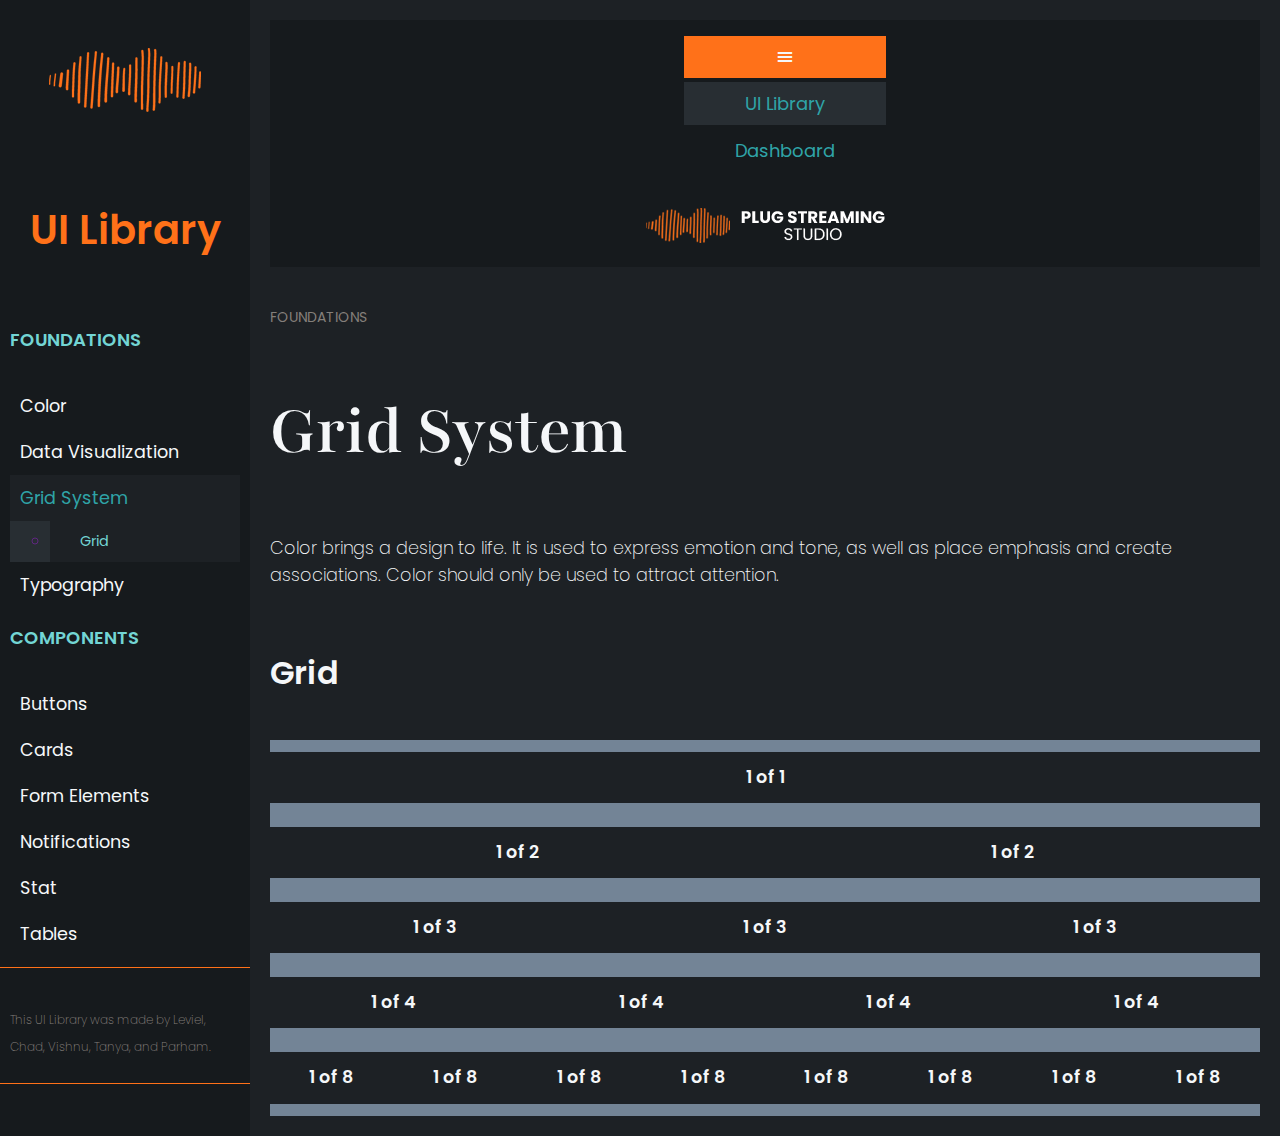
<file: page_layout.html>
<!DOCTYPE html>
<html lang="en">
<head>
  <meta charset="utf-8">
  <meta name="viewport" content="width=device-width, initial-scale=1.0">
  <meta http-equiv="X-UA-Compatible" content="IE=edge">

  <link rel="icon" href="./style/images/logo-32.png" type="image/x-icon">
  <title>Plug Streaming</title>

    <!-- Bootstrap CSS CDN -->
    <!--   <link rel="stylesheet" href="https://stackpath.bootstrapcdn.com/bootstrap/4.1.0/css/bootstrap.min.css" integrity="sha384-9gVQ4dYFwwWSjIDZnLEWnxCjeSWFphJiwGPXr1jddIhOegiu1FwO5qRGvFXOdJZ4" crossorigin="anonymous">-->
    <link href="https://cdn.jsdelivr.net/npm/bootstrap@5.3.2/dist/css/bootstrap.min.css" rel="stylesheet" integrity="sha384-T3c6CoIi6uLrA9TneNEoa7RxnatzjcDSCmG1MXxSR1GAsXEV/Dwwykc2MPK8M2HN" crossorigin="anonymous">
  
    <!-- Our Custom CSS -->
    <link rel="stylesheet" href="./style/library.css">
    <link rel="stylesheet" href="./style/main.css">
    <link rel="stylesheet" href="./style/grid.css">

    <!-- Menu Burger Icon -->
    <link rel="stylesheet" href="https://fonts.googleapis.com/css2?family=Material+Symbols+Outlined:opsz,wght,FILL,GRAD@20..48,100..700,0..1,-50..200" />
  
</head>

<body>
      <div class="wrapper"> <!-- Main wrapper -->
        <div class="flex-column"> <!-- Sidebar  -->
          <nav id="sidebar">
              <div class="sidebar-header">
                  <img src="./style/images/logo-160.png" alt="logo-160"> <h3>UI Library</h3>
              </div>

              <ul class="list-unstyled components">
                  <h5>FOUNDATIONS</h5>
                  <li><a href="index.html">Color</a></li>
                  <li><a href="./data_visualization.html">Data Visualization</a></li>
                  <li class="active">
                      <a href="./page_layout.html" data-toggle="collapse" 
                      data-target="#homeSubmenu" aria-expanded="true" class="dropdown-toggle" 
                      onclick="toggleSubMenu(event)">Grid System</a>
                      <ul class="collapse list-unstyled" id="homeSubmenu">
                        <li>
                            <a class="active-a" href="#grid">Grid</a>
                        </li>
                      </ul>
                  </li>
                  <li><a href="./typography.html">Typography</a></li>
                  

                  <h5>COMPONENTS</h5>
                    <li><a href="./buttons.html">Buttons</a> </li>
                    <li><a href="./cards.html">Cards</a></li>
                    <li><a href="./form_elements.html">Form Elements</a></li>
                    <li><a href="./notifications.html">Notifications</a></li> 
                    <li><a href="./stat.html">Stat</a></li>
                    <li><a href="./tables.html">Tables</a></li>
                   
              </ul>
              <ul class="list-unstyled components">
                <p class="copyright">This UI Library was made by Leviel, Chad, Vishnu, Tanya, and Parham.</p>
            </ul>
          </nav>
        </div> <!-- END sidebar -->
        <div class="col flex"><!-- Right Content  -->
        <div id="content">
             <!-- MAIN HEADER AND NAVIGATION -->
            <header>
                <div class="container">
                <nav id="navbar"class="navbar navbar-expand-sm">
                    <div class="container-fluid">
                        <!-- Navigation Top -->
                        <nav class="collapse navbar-collapse" id="navbarSupportedContent">
                            <ul class="nav navbar-nav ml-auto">
                                <li class="nav-item collapse-btn" >
                                    <!--Burger Menu-->
                                    <a id="sidebarCollapse" class="nav-item material-symbols-outlined"> menu</a>
                                </li>
                                <li class="nav-item active">
                                    <a class="nav-link" href="index.html">UI Library</a>
                                </li>
                                <li class="nav-item">
                                    <a class="nav-link" href="#">Dashboard</a>
                                </li>
                            </ul>
                        </nav>
                        
                        <!-- Main Header Logo -->
                        <img class="header-logo" src="./style/images/logo-wide.png" alt="">
                    </div>
                </nav>
                </div>
            </header>
            

            <!-- 
                CHANGE THIS PART PLS THANKS
             -->
            
            
             <!-- Page Contents -->
            <div class="content-container container">
                <h6>FOUNDATIONS</h6>
                <h2>Grid System</h2>
                <p>Color brings a design to life. It is used to express emotion and tone, as well as place emphasis and create associations. Color should only be used to attract attention.</p>    
                
                <div class="container">
                    <div class="mt-5"> <!-- BRAND COLORS -->
                        <div class="row">
                            <h4 id="grid" class="mb-3">Grid</h4>
                        </div>
                        <div class="row mb-1">
                            <div class="col grid-container">
                                <p class="grid-cell">1 of 1</p>
                            </div>
                        </div>
                        <div class="row mb-1">
                            <div class="col grid-container" >
                                <p class="grid-cell">1 of 2</p>
                            </div>
                            <div class="col grid-container">
                                <p class="grid-cell">1 of 2</p>
                            </div>
                        </div>
                        <div class="row mb-1">
                            <div class="col grid-container">
                                <p class="grid-cell">1 of 3</p>
                            </div>
                            <div class="col grid-container">
                                <p class="grid-cell">1 of 3</p>
                            </div>
                            <div class="col grid-container">
                                <p class="grid-cell">1 of 3</p>
                            </div>
                        </div>
                        <div class="row mb-1">
                            <div class="col grid-container">
                                <p class="grid-cell">1 of 4</p>
                            </div>
                            <div class="col grid-container">
                                <p class="grid-cell">1 of 4</p>
                            </div>
                            <div class="col grid-container">
                                <p class="grid-cell">1 of 4</p>
                            </div>
                            <div class="col grid-container">
                                <p class="grid-cell">1 of 4</p>
                            </div>
                        </div>
                        <div class="row mb-1">
                            <div class="col grid-container">
                                <p class="grid-cell">1 of 8</p>
                            </div>
                            <div class="col grid-container">
                                <p class="grid-cell">1 of 8</p>
                            </div>
                            <div class="col grid-container">
                                <p class="grid-cell">1 of 8</p>
                            </div>
                            <div class="col grid-container">
                                <p class="grid-cell">1 of 8</p>
                            </div>
                            <div class="col grid-container">
                                <p class="grid-cell">1 of 8</p>
                            </div>
                            <div class="col grid-container">
                                <p class="grid-cell">1 of 8</p>
                            </div>
                            <div class="col grid-container">
                                <p class="grid-cell">1 of 8</p>
                            </div>
                            <div class="col grid-container">
                                <p class="grid-cell">1 of 8</p>
                            </div>
                        </div>

                    </div> <!-- END -->
                </div>
    
               
            </div> <!-- END Page Contents -->
          </div> <!--END right side container -->
    </div> <!-- END wrapper -->


    <!-- 
      !!!!!!!!!!!
      SCRIPTS PLS DONT DELETE BELOW THIS
      !!!!!!!!!!!!!
    -->

    <!-- jQuery CDN - Slim version (=without AJAX) -->
    <script src="https://code.jquery.com/jquery-3.3.1.slim.min.js" integrity="sha384-q8i/X+965DzO0rT7abK41JStQIAqVgRVzpbzo5smXKp4YfRvH+8abtTE1Pi6jizo" crossorigin="anonymous"></script>
    <!-- Popper.JS -->
    <script src="https://cdnjs.cloudflare.com/ajax/libs/popper.js/1.14.0/umd/popper.min.js" integrity="sha384-cs/chFZiN24E4KMATLdqdvsezGxaGsi4hLGOzlXwp5UZB1LY//20VyM2taTB4QvJ" crossorigin="anonymous"></script>
    <!-- Bootstrap JS -->
    <script src="https://stackpath.bootstrapcdn.com/bootstrap/4.1.0/js/bootstrap.min.js" integrity="sha384-uefMccjFJAIv6A+rW+L4AHf99KvxDjWSu1z9VI8SKNVmz4sk7buKt/6v9KI65qnm" crossorigin="anonymous"></script>

    <script type="text/javascript">
        $(document).ready(function () {
            $('#sidebarCollapse').on('click', function () {
                $('#sidebar').toggleClass('active');
            });
        });

        function toggleSubMenu(event) {
            event.preventDefault(); // Prevent the default link behavior
            const submenu = document.getElementById("homeSubmenu");
            $(submenu).collapse('toggle'); // Toggle the collapse state of the submenu
        }
    </script>
</body>
</html>
</file>
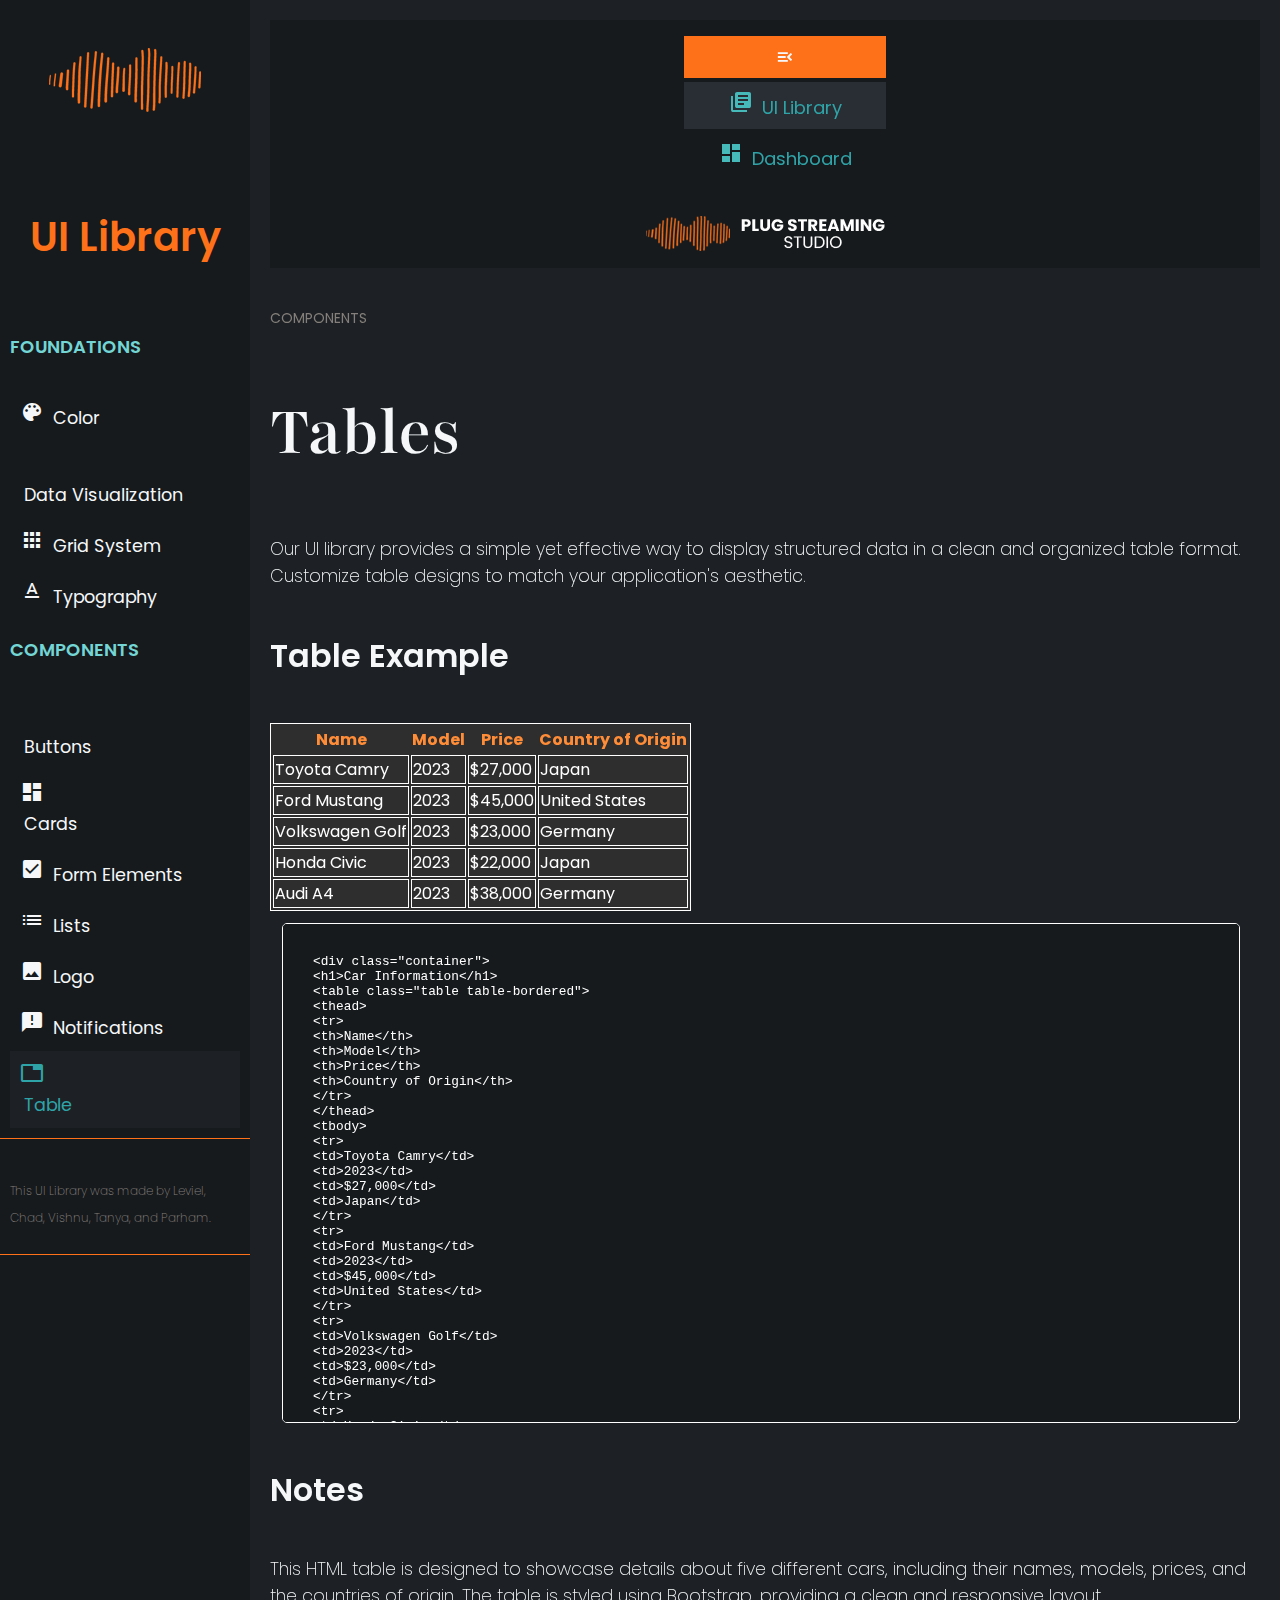
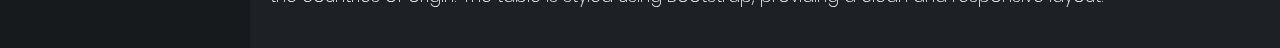
<file: tables.html>
<!DOCTYPE html>
<html lang="en">

<head>
    <meta charset="utf-8">
    <meta name="viewport" content="width=device-width, initial-scale=1.0">
    <meta http-equiv="X-UA-Compatible" content="IE=edge">

    <link rel="icon" href="./style/images/logo-32.png" type="image/x-icon">
    <title>Plug Streaming</title>

    <!-- Bootstrap CSS CDN -->
    <link href="https://cdn.jsdelivr.net/npm/bootstrap@5.3.2/dist/css/bootstrap.min.css" rel="stylesheet"
        integrity="sha384-T3c6CoIi6uLrA9TneNEoa7RxnatzjcDSCmG1MXxSR1GAsXEV/Dwwykc2MPK8M2HN" crossorigin="anonymous">

    <!-- Our Custom CSS -->
    <link rel="stylesheet" href="./style/library.css">
    <link rel="stylesheet" href="./style/main.css">
    <!-- ADD YOUR CSS HERE FOR YOUR PART -->
    <link rel="stylesheet" href="./style/tables.css">

    <!-- Google Icons -->
    <link rel="stylesheet" href="https://fonts.googleapis.com/icon?family=Material+Icons" rel="stylesheet">
    <link rel="stylesheet"
        href="https://fonts.googleapis.com/css2?family=Material+Symbols+Outlined:opsz,wght,FILL,GRAD@20..48,100..700,0..1,-50..200" />

</head>

<body>
    <div class="wrapper"><!-- Main wrapper -->
        <div class="flex-wrap"><!-- Sidebar  -->
            <nav id="sidebar" class="custom-sidebar">
                <div class="sidebar-header">
                    <img class="large-screen-text" src="./style/images/logo-160.png" alt="logo-160">
                    <img class="small-screen-icon" src="./style/images/logo-32.png" alt="logo-160">
                    <h3>UI Library</h3>
                </div>

                <ul class="list-unstyled components">

                    <span class="large-screen-text">
                        <h5>FOUNDATIONS</h5>
                    </span>
                    <span class="small-screen-icon">
                        <ul class="list-unstyled components"></ul>
                    </span>
                    <li>
                        <a href="index.html">
                            <span class="large-screen-text">
                                <i class="material-icons">palette</i>
                                &thinsp;Color</span>
                            <i class="small-screen-icon material-icons">palette</i>
                        </a>
                    </li>
                    <li><a href="./data_visualization.html">
                            <span class="large-screen-text">
                                <i class="material-icons">query_stats</i>
                                &thinsp;Data Visualization</span>
                            <i class="small-screen-icon material-icons">query_stats</i>
                        </a></li>
                    <li><a href="./grid.html">
                            <span class="large-screen-text">
                                <i class="material-icons">apps</i>
                                &thinsp;Grid System</span>
                            <i class="small-screen-icon material-icons">apps</i>
                        </a></li>
                    <li><a href="./typography.html">
                            <span class="large-screen-text">
                                <i class="material-icons">text_format</i>
                                &thinsp;Typography</span>
                            <i class="small-screen-icon material-icons">text_format</i>
                        </a></li>

                    <span class="large-screen-text">
                        <h5>COMPONENTS</h5>
                    </span>
                    <span class="small-screen-icon">
                        <ul class="list-unstyled components"></ul>
                    </span>

                    <li><a href="./buttons.html">
                            <span class="large-screen-text">
                                <i class="material-icons">smart_button</i>
                                &thinsp;Buttons</span>
                            <i class="small-screen-icon material-icons">smart_button</i>
                        </a></li>
                    <li><a href="./cards.html">
                            <span class="large-screen-text">
                                <i class="material-icons">dashboard_customize</i>
                                &thinsp;Cards</span>
                            <i class="small-screen-icon material-icons">dashboard_customize</i>
                        </a>
                    </li>
                    <li><a href="./form_elements.html">
                            <span class="large-screen-text">
                                <i class="material-icons">check_box</i>
                                &thinsp;Form Elements</span>
                            <i class="small-screen-icon material-icons">check_box</i>
                        </a></li>
                    <li><a href="./lists.html">
                            <span class="large-screen-text">
                                <i class="material-icons">list</i>
                                &thinsp;Lists</span>
                            <i class="small-screen-icon material-icons">list</i>
                        </a></li>
                    <li><a href="./logo.html">
                            <span class="large-screen-text">
                                <i class="material-icons">image</i>
                                &thinsp;Logo</span>
                            <i class="small-screen-icon material-icons">image</i>
                        </a></li>
                    <li><a href="./notifications.html">
                            <span class="large-screen-text">
                                <i class="material-icons">announcement</i>
                                &thinsp;Notifications</span>
                            <i class="small-screen-icon material-icons">announcement</i>
                        </a></li>
                    <li class="active"><a href="./tables.html" data-toggle="collapse" data-target="#homeSubmenu"
                            aria-expanded="true" class="dropdown-toggle" onclick="toggleSubMenu(event)">
                            <span class="large-screen-text">
                                <i class="material-icons">table_chart</i>
                                &thinsp;Table</span>
                            <i class="small-screen-icon material-icons">table_chart</i>
                        </a></li>


                </ul>
                <ul class="list-unstyled components">
                    <span class="large-screen-text">
                        <p class="copyright">This UI Library was made by Leviel, Chad, Vishnu, Tanya, and Parham.</p>
                    </span>
                    <span class="small-screen-icon copyright">&copy; LCVTP</span>
                </ul>
            </nav>
        </div> <!-- end sidebar -->
        <div class="col flex"> <!-- Right Content  -->
            <div id="content">
                <!-- MAIN HEADER AND NAVIGATION -->
                <header>
                    <div class="container">
                        <nav id="navbar" class="navbar navbar-expand-sm navbar-collapse">
                            <div class="container-fluid">
                                <!-- Navigation Top -->
                                <div id="head-nav">
                                    <ul class="nav navbar-nav d-flex ml-auto text-center">
                                        <li class="nav-item collapse-btn">
                                            <!--Sidebar Toggle-->
                                            <a id="sidebarCollapse"
                                                class="nav-item material-symbols-outlined">menu_open</a>
                                        </li>
                                        <li class="nav-item active">
                                            <a class="nav-link" href="index.html">
                                                <span class="large-screen-text">
                                                    <i class="material-icons">library_books</i>
                                                    &thinsp;UI Library</span>
                                                <i class="small-screen-icon material-icons">library_books</i>
                                            </a>
                                        </li>
                                        <li class="nav-item">
                                            <a class="nav-link" href="dashboard.html">
                                                <span class="large-screen-text">
                                                    <i class="material-icons">dashboard</i>
                                                    &thinsp;Dashboard</span>
                                                <i class="small-screen-icon material-icons">dashboard</i>
                                            </a>
                                        </li>
                                    </ul>
                                </div>
                                <div>
                                    <img class="header-logo" id="logo-large" src="./style/images/logo-wide.png" alt="">
                                    <img class="header-logo" id="logo-small" src="./style/images/logo-square.png"
                                        alt="">
                                </div>
                            </div>
                        </nav>
                    </div>
                </header>


                <!-- Page Contents -->
                <div class="content-container container word-wrap text-break">
                    <h6>COMPONENTS</h6>
                    <h2>Tables</h2>
                    <p>Our UI library provides a simple yet effective way to display structured data in a clean and
                        organized table format. Customize table designs to match your application's aesthetic.</p>

                    <div class="container">
                        <div class="mt-5">

                            <h4 class="mt-5">Table Example</h4>
                            <table class="col-10 mb-4" id="carTable">
                                <thead>
                                    <tr>
                                        <th>Name</th>
                                        <th>Model</th>
                                        <th>Price</th>
                                        <th>Country of Origin</th>
                                    </tr>
                                </thead>
                                <tbody>
                                    <tr>
                                        <td>Toyota Camry</td>
                                        <td>2023</td>
                                        <td>$27,000</td>
                                        <td>Japan</td>
                                    </tr>
                                    <tr>
                                        <td>Ford Mustang</td>
                                        <td>2023</td>
                                        <td>$45,000</td>
                                        <td>United States</td>
                                    </tr>
                                    <tr>
                                        <td>Volkswagen Golf</td>
                                        <td>2023</td>
                                        <td>$23,000</td>
                                        <td>Germany</td>
                                    </tr>
                                    <tr>
                                        <td>Honda Civic</td>
                                        <td>2023</td>
                                        <td>$22,000</td>
                                        <td>Japan</td>
                                    </tr>
                                    <tr>
                                        <td>Audi A4</td>
                                        <td>2023</td>
                                        <td>$38,000</td>
                                        <td>Germany</td>
                                    </tr>
                                </tbody>
                            </table>

                            <div class="d-flex">
                                <pre class="tableCode col-5">
&lt;div class="container"&gt;
    &lt;h1&gt;Car Information&lt;/h1&gt;
    &lt;table class="table table-bordered"&gt;
        &lt;thead&gt;
            &lt;tr&gt;
                &lt;th&gt;Name&lt;/th&gt;
                &lt;th&gt;Model&lt;/th&gt;
                &lt;th&gt;Price&lt;/th&gt;
                &lt;th&gt;Country of Origin&lt;/th&gt;
            &lt;/tr&gt;
        &lt;/thead&gt;
        &lt;tbody&gt;
            &lt;tr&gt;
                &lt;td&gt;Toyota Camry&lt;/td&gt;
                &lt;td&gt;2023&lt;/td&gt;
                &lt;td&gt;$27,000&lt;/td&gt;
                &lt;td&gt;Japan&lt;/td&gt;
            &lt;/tr&gt;
            &lt;tr&gt;
                &lt;td&gt;Ford Mustang&lt;/td&gt;
                &lt;td&gt;2023&lt;/td&gt;
                &lt;td&gt;$45,000&lt;/td&gt;
                &lt;td&gt;United States&lt;/td&gt;
            &lt;/tr&gt;
            &lt;tr&gt;
                &lt;td&gt;Volkswagen Golf&lt;/td&gt;
                &lt;td&gt;2023&lt;/td&gt;
                &lt;td&gt;$23,000&lt;/td&gt;
                &lt;td&gt;Germany&lt;/td&gt;
            &lt;/tr&gt;
            &lt;tr&gt;
                &lt;td&gt;Honda Civic&lt;/td&gt;
                &lt;td&gt;2023&lt;/td&gt;
                &lt;td&gt;$22,000&lt;/td&gt;
                &lt;td&gt;Japan&lt;/td&gt;
            &lt;/tr&gt;
            &lt;tr&gt;
                &lt;td&gt;Audi A4&lt;/td&gt;
                &lt;td&gt;2023&lt;/td&gt;
                &lt;td&gt;$38,000&lt;/td&gt;
                &lt;td&gt;Germany&lt;/td&gt;
            &lt;/tr&gt;
        &lt;/tbody&gt;
    &lt;/table&gt;
&lt;/div&gt;
                
                
                                </pre>
                                <div class=" ml-4">
                                    <h4>Notes</h4>
                                    <p>This HTML table is designed to showcase details about five different cars,
                                        including their names, models, prices, and the countries of origin. The table is
                                        styled using Bootstrap, providing a clean and responsive layout.</p>
                                </div>




                            </div> <!-- END -->
                        </div>


                    </div> <!-- END Page Contents -->
                </div> <!--END right side container -->
            </div> <!-- END wrapper -->


            <!-- 
      !!!!!!!!!!!
      SCRIPTS PLS DONT DELETE BELOW THIS
      !!!!!!!!!!!!!
    -->

            <!-- jQuery CDN - Slim version (=without AJAX) -->
            <script src="https://code.jquery.com/jquery-3.3.1.slim.min.js"
                integrity="sha384-q8i/X+965DzO0rT7abK41JStQIAqVgRVzpbzo5smXKp4YfRvH+8abtTE1Pi6jizo"
                crossorigin="anonymous"></script>
            <!-- Popper.JS -->
            <script src="https://cdnjs.cloudflare.com/ajax/libs/popper.js/1.14.0/umd/popper.min.js"
                integrity="sha384-cs/chFZiN24E4KMATLdqdvsezGxaGsi4hLGOzlXwp5UZB1LY//20VyM2taTB4QvJ"
                crossorigin="anonymous"></script>
            <!-- Bootstrap JS -->
            <script src="https://stackpath.bootstrapcdn.com/bootstrap/4.1.0/js/bootstrap.min.js"
                integrity="sha384-uefMccjFJAIv6A+rW+L4AHf99KvxDjWSu1z9VI8SKNVmz4sk7buKt/6v9KI65qnm"
                crossorigin="anonymous"></script>

            <!-- Our Main JS -->
            <script src="./scripts/main.js"></script>

</body>

</html>
</file>
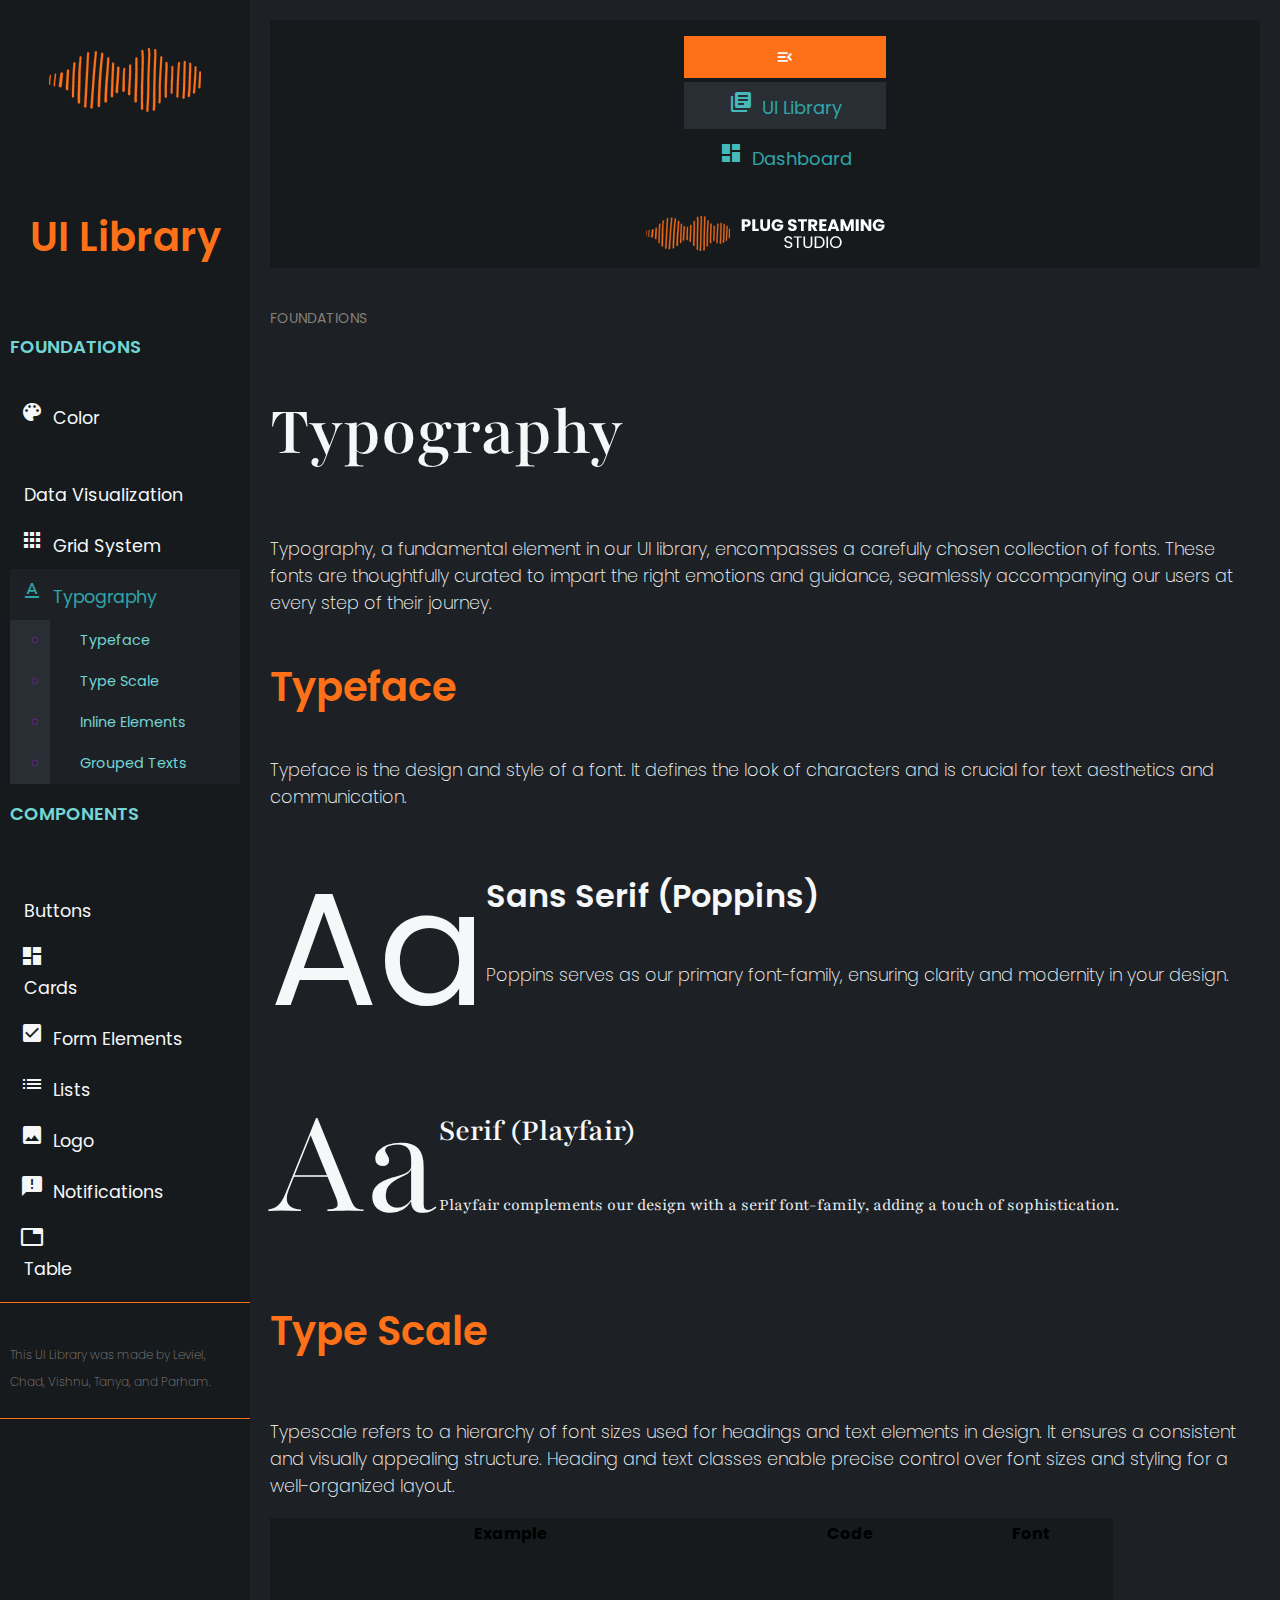
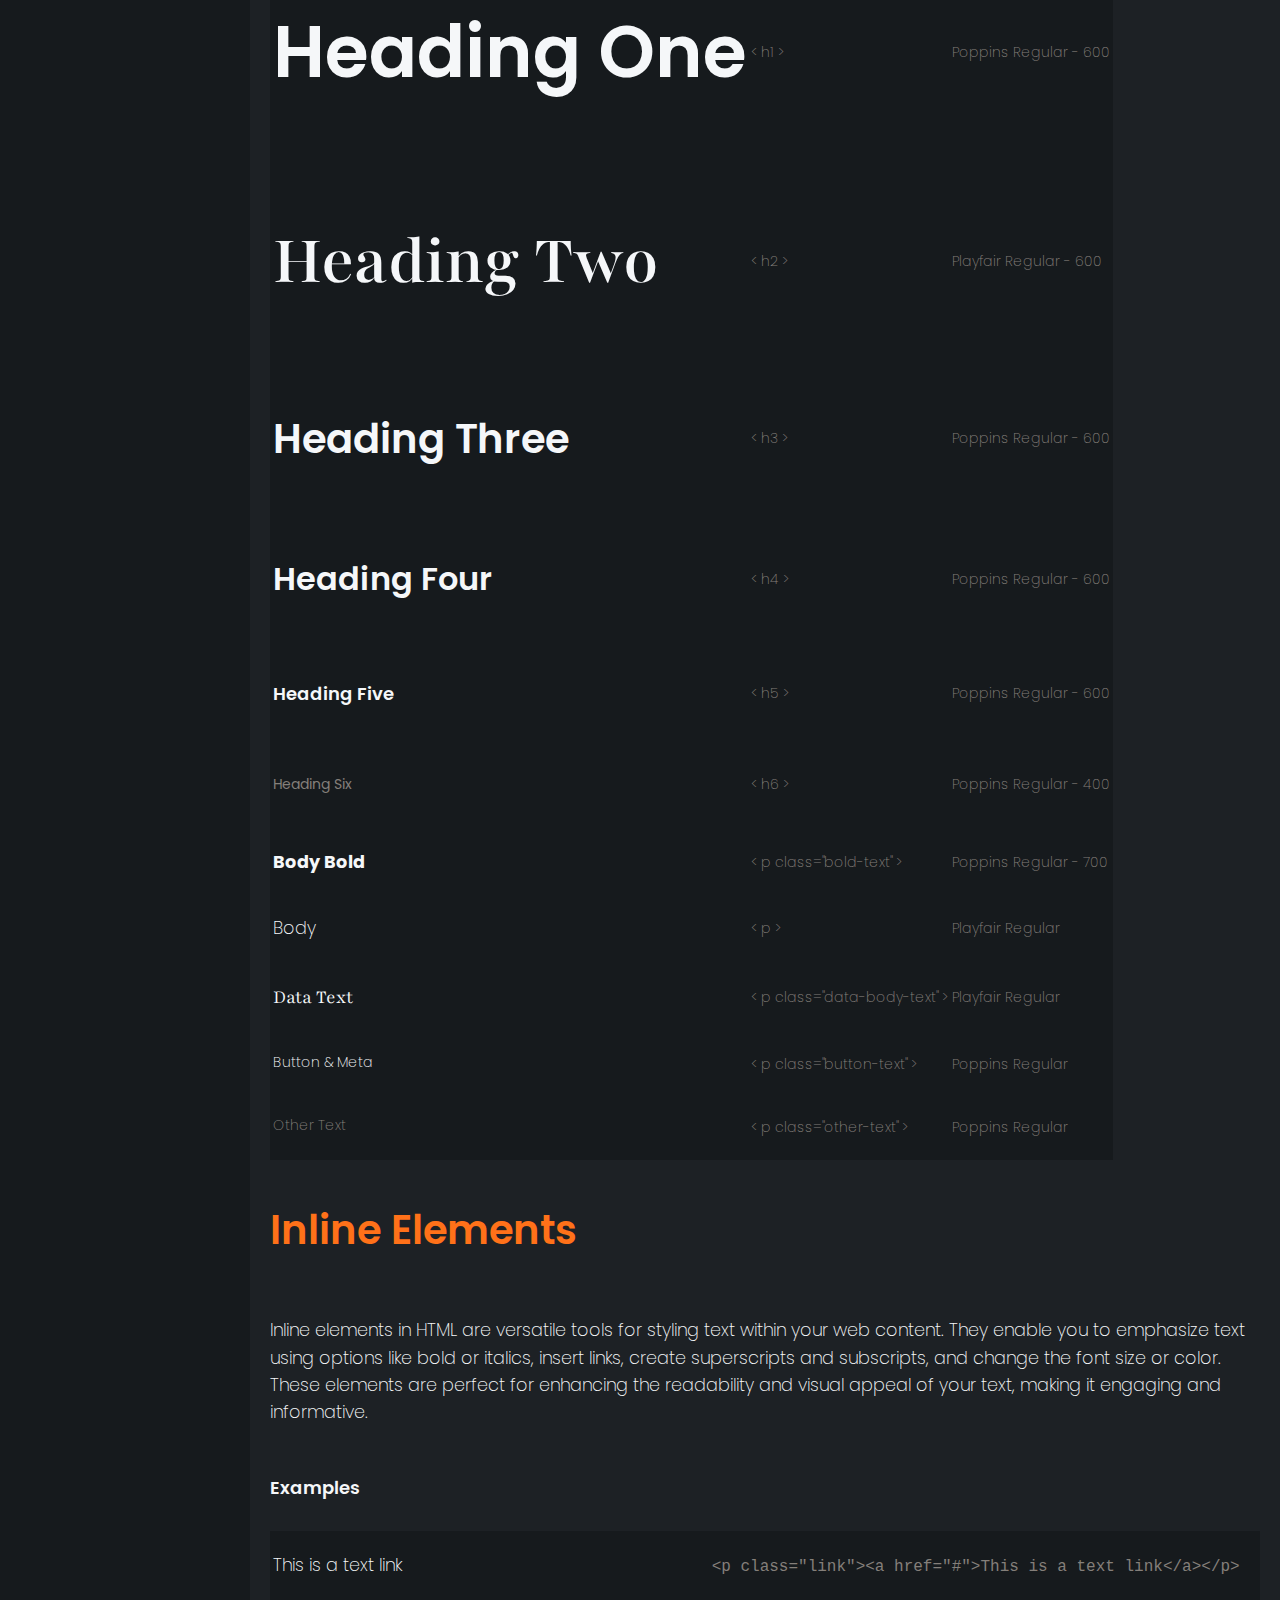
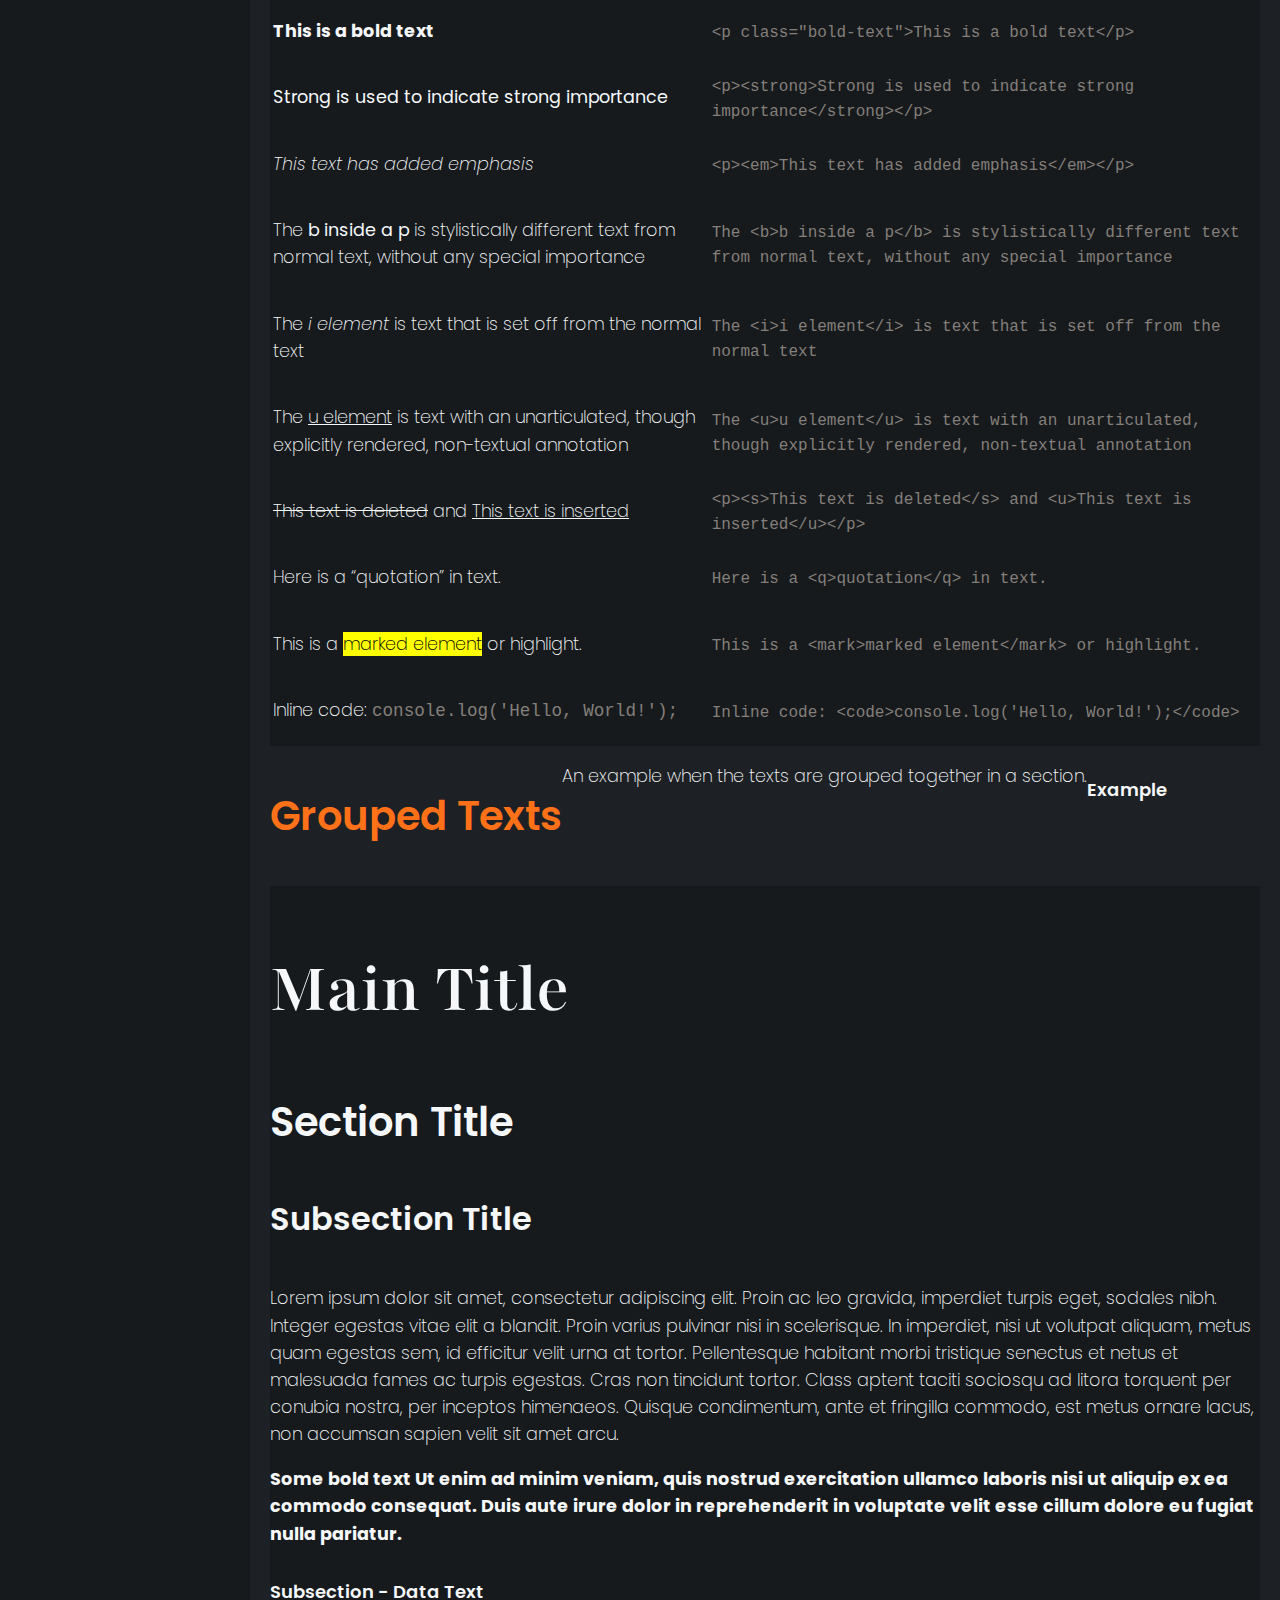
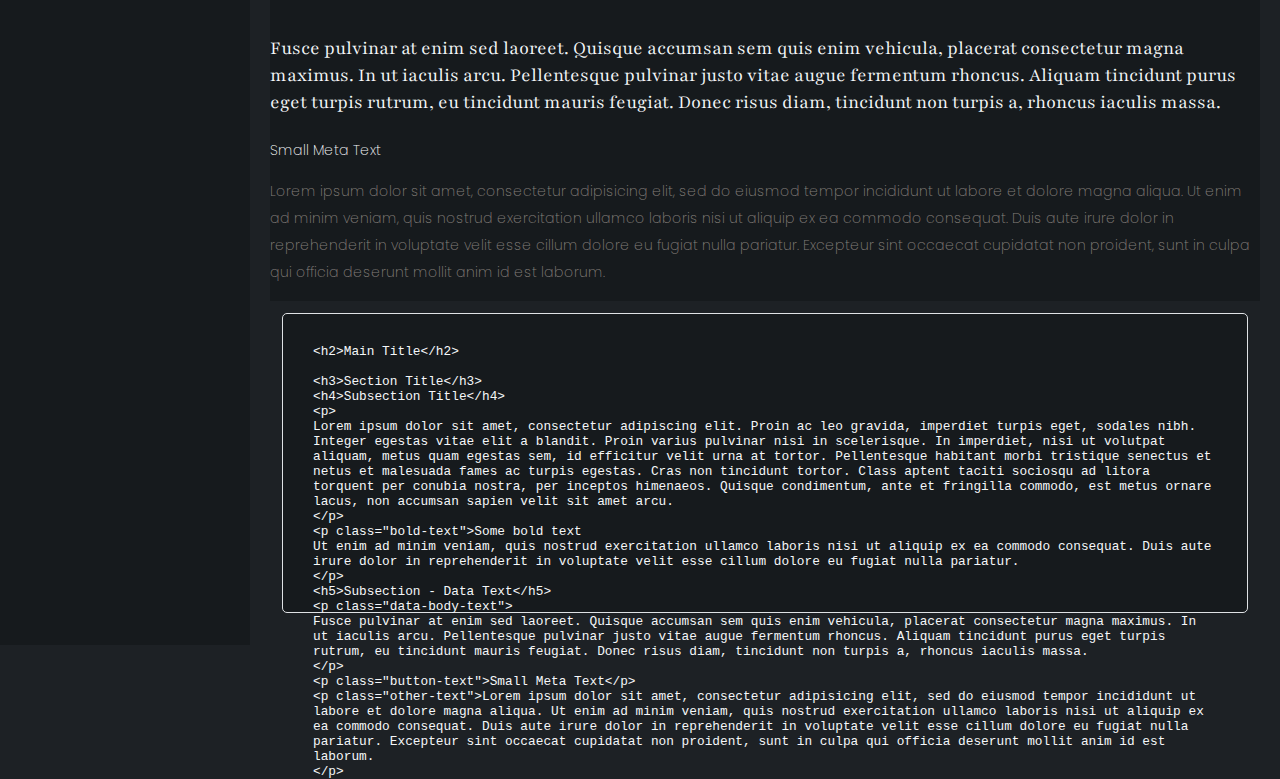
<file: typography.html>
<!DOCTYPE html>
<html lang="en">

<head>
    <meta charset="utf-8">
    <meta name="viewport" content="width=device-width, initial-scale=1.0">
    <meta http-equiv="X-UA-Compatible" content="IE=edge">

    <link rel="icon" href="./style/images/logo-32.png" type="image/x-icon">
    <title>Plug Streaming</title>

    <!-- Bootstrap CSS CDN -->
    <link href="https://cdn.jsdelivr.net/npm/bootstrap@5.3.2/dist/css/bootstrap.min.css" rel="stylesheet"
        integrity="sha384-T3c6CoIi6uLrA9TneNEoa7RxnatzjcDSCmG1MXxSR1GAsXEV/Dwwykc2MPK8M2HN" crossorigin="anonymous">

    <!-- Our Custom CSS -->
    <link rel="stylesheet" href="./style/library.css">
    <link rel="stylesheet" href="./style/main.css">

    <!-- Google Icons -->
    <link rel="stylesheet" href="https://fonts.googleapis.com/icon?family=Material+Icons" rel="stylesheet">
    <link rel="stylesheet"
        href="https://fonts.googleapis.com/css2?family=Material+Symbols+Outlined:opsz,wght,FILL,GRAD@20..48,100..700,0..1,-50..200" />

</head>

<body>
    <div class="wrapper"><!-- Main wrapper -->
        <div class="flex-wrap"><!-- Sidebar  -->
            <nav id="sidebar" class="custom-sidebar">
                <div class="sidebar-header">
                    <img class="large-screen-text" src="./style/images/logo-160.png" alt="logo-160">
                    <img class="small-screen-icon" src="./style/images/logo-32.png" alt="logo-160">
                    <h3>UI Library</h3>
                </div>

                <ul class="list-unstyled components">

                    <span class="large-screen-text">
                        <h5>FOUNDATIONS</h5>
                    </span>
                    <span class="small-screen-icon">
                        <ul class="list-unstyled components"></ul>
                    </span>
                    <li>
                        <a href="index.html">
                            <span class="large-screen-text">
                                <i class="material-icons">palette</i>
                                &thinsp;Color</span>
                            <i class="small-screen-icon material-icons">palette</i>
                        </a>
                    </li>
                    <li><a href="./data_visualization.html">
                            <span class="large-screen-text">
                                <i class="material-icons">query_stats</i>
                                &thinsp;Data Visualization</span>
                            <i class="small-screen-icon material-icons">query_stats</i>
                        </a></li>
                    <li><a href="./grid.html">
                            <span class="large-screen-text">
                                <i class="material-icons">apps</i>
                                &thinsp;Grid System</span>
                            <i class="small-screen-icon material-icons">apps</i>
                        </a></li>
                    <li class="active"><a href="./typography.html" data-toggle="collapse" data-target="#homeSubmenu"
                            aria-expanded="true" class="dropdown-toggle" onclick="toggleSubMenu(event)">
                            <span class="large-screen-text">
                                <i class="material-icons">text_format</i>
                                &thinsp;Typography</span>
                            <i class="small-screen-icon material-icons">text_format</i>
                        </a>
                        <ul class="collapse list-unstyled" id="homeSubmenu">
                            <li>
                                <a class="active-a" href="#typeface">Typeface</a>
                            </li>
                            <li>
                                <a class="active-a" href="#typescale">Type Scale</a>
                            </li>
                            <li>
                                <a class="active-a" href="#inline">Inline Elements</a>
                            </li>
                            <li>
                                <a class="active-a" href="#grouped">Grouped Texts</a>
                            </li>
                        </ul>
                    </li>

                    <span class="large-screen-text">
                        <h5>COMPONENTS</h5>
                    </span>
                    <span class="small-screen-icon">
                        <ul class="list-unstyled components"></ul>
                    </span>

                    <li><a href="./buttons.html">
                            <span class="large-screen-text">
                                <i class="material-icons">smart_button</i>
                                &thinsp;Buttons</span>
                            <i class="small-screen-icon material-icons">smart_button</i>
                        </a></li>
                    <li><a href="./cards.html">
                            <span class="large-screen-text">
                                <i class="material-icons">dashboard_customize</i>
                                &thinsp;Cards</span>
                            <i class="small-screen-icon material-icons">dashboard_customize</i>
                        </a>
                    </li>
                    <li><a href="./form_elements.html">
                            <span class="large-screen-text">
                                <i class="material-icons">check_box</i>
                                &thinsp;Form Elements</span>
                            <i class="small-screen-icon material-icons">check_box</i>
                        </a></li>
                    <li><a href="./lists.html">
                            <span class="large-screen-text">
                                <i class="material-icons">list</i>
                                &thinsp;Lists</span>
                            <i class="small-screen-icon material-icons">list</i>
                        </a></li>
                    <li><a href="./logo.html">
                            <span class="large-screen-text">
                                <i class="material-icons">image</i>
                                &thinsp;Logo</span>
                            <i class="small-screen-icon material-icons">image</i>
                        </a></li>
                    <li><a href="./notifications.html">
                            <span class="large-screen-text">
                                <i class="material-icons">announcement</i>
                                &thinsp;Notifications</span>
                            <i class="small-screen-icon material-icons">announcement</i>
                        </a></li>
                    <li><a href="./tables.html">
                            <span class="large-screen-text">
                                <i class="material-icons">table_chart</i>
                                &thinsp;Table</span>
                            <i class="small-screen-icon material-icons">table_chart</i>
                        </a></li>


                </ul>
                <ul class="list-unstyled components">
                    <span class="large-screen-text">
                        <p class="copyright">This UI Library was made by Leviel, Chad, Vishnu, Tanya, and Parham.</p>
                    </span>
                    <span class="small-screen-icon copyright">&copy; LCVTP</span>
                </ul>
            </nav>
        </div> <!-- end sidebar -->
        <div class="col flex"> <!-- Right Content  -->
            <div id="content">
                <!-- MAIN HEADER AND NAVIGATION -->
                <header>
                    <div class="container">
                        <nav id="navbar" class="navbar navbar-expand-sm navbar-collapse">
                            <div class="container-fluid">
                                <!-- Navigation Top -->
                                <div id="head-nav">
                                    <ul class="nav navbar-nav d-flex ml-auto text-center">
                                        <li class="nav-item collapse-btn">
                                            <!--Sidebar Toggle-->
                                            <a id="sidebarCollapse"
                                                class="nav-item material-symbols-outlined">menu_open</a>
                                        </li>
                                        <li class="nav-item active">
                                            <a class="nav-link" href="index.html">
                                                <span class="large-screen-text">
                                                    <i class="material-icons">library_books</i>
                                                    &thinsp;UI Library</span>
                                                <i class="small-screen-icon material-icons">library_books</i>
                                            </a>
                                        </li>
                                        <li class="nav-item">
                                            <a class="nav-link" href="dashboard.html">
                                                <span class="large-screen-text">
                                                    <i class="material-icons">dashboard</i>
                                                    &thinsp;Dashboard</span>
                                                <i class="small-screen-icon material-icons">dashboard</i>
                                            </a>
                                        </li>
                                    </ul>
                                </div>
                                <div>
                                    <img class="header-logo" id="logo-large" src="./style/images/logo-wide.png" alt="">
                                    <img class="header-logo" id="logo-small" src="./style/images/logo-square.png"
                                        alt="">
                                </div>
                            </div>
                        </nav>
                    </div>
                </header>

                <!-- 
                CHANGE THIS PART PLS THANKS
             -->


                <!-- Page Contents -->
                <div class="content-container container word-wrap text-break">
                    <h6>FOUNDATIONS</h6>
                    <h2>Typography</h2>
                    <p>Typography, a fundamental element in our UI library, encompasses a carefully chosen collection of
                        fonts. These fonts are thoughtfully curated to impart the right emotions and guidance,
                        seamlessly accompanying our users at every step of their journey.
                    </p>

                    <section>

                        <div class="container">
                            <h3 id="sans-serif" class="mb-3 highlight">Typeface</h3>
                            <p>Typeface is the design and style of a font. It defines the look of characters and is
                                crucial for text aesthetics and communication.</p>
                            <div class="mt-4"> <!-- Sans Serif-->
                                <div class="row">
                                    <div id="font-show" class="col-6 col-md-4" style="font-family: var(--font-sans-family);
                            "> Aa </div>

                                    <div class="col-12 col-md-8">
                                        <h4 id="sans-serif" class="mb-3">Sans Serif (Poppins)</h4>
                                        <p>Poppins serves as our primary font-family, ensuring clarity and modernity in
                                            your design.</p>
                                    </div>
                                </div>
                                <div class="row">
                                    <div id="font-show" class="col-6 col-md-4" style="
                            font-family: var(--font-serif-family);
                            "> Aa </div>

                                    <div class="col-12 col-md-8">
                                        <h4 id="serif" class="mb-3" style="font-family: var(--font-serif-family);">Serif
                                            (Playfair)</h4>
                                        <p style="font-family: var(--font-serif-family);">Playfair complements our
                                            design with a serif font-family, adding a touch of sophistication.</p>
                                    </div>

                                </div>
                                <div class="row mb-3">
                                    <h3 id="type-scale" class="mb-3 highlight">Type Scale</h3>
                                    <p>

                                        Typescale refers to a hierarchy of font sizes used for headings and text
                                        elements in design. It ensures a consistent and visually appealing structure.
                                        Heading and text classes enable precise control over font sizes and styling for
                                        a well-organized layout.
                                    </p>
                                </div>
                                <div class="row mb-3">
                                    <table class="table table-dark" style="background-color: var(--section-bg);">
                                        <tbody>
                                            <tr>
                                                <th>
                                                    Example
                                                </th>
                                                <th>
                                                    Code
                                                </th>
                                                <th>
                                                    Font
                                                </th>
                                            </tr>
                                            <tr>
                                                <td>
                                                    <h1>Heading One</h1>
                                                </td>
                                                <td>
                                                    <p class="other-text">&lt; h1 &gt;</p>
                                                </td>
                                                <td>
                                                    <p class="other-text">Poppins Regular - 600</p>
                                                </td>
                                            </tr>
                                            <tr>
                                                <td>
                                                    <h2>Heading Two</h2>
                                                </td>
                                                <td>
                                                    <p class="other-text">&lt; h2 &gt;</p>
                                                </td>
                                                <td>
                                                    <p class="other-text">Playfair Regular - 600</p>
                                                </td>
                                            </tr>
                                            <tr>
                                                <td>
                                                    <h3>Heading Three</h3>
                                                </td>
                                                <td>
                                                    <p class="other-text">&lt; h3 &gt;</p>
                                                </td>
                                                <td>
                                                    <p class="other-text">Poppins Regular - 600</p>
                                                </td>
                                            </tr>
                                            <tr>
                                                <td>
                                                    <h4>Heading Four</h4>
                                                </td>
                                                <td>
                                                    <p class="other-text">&lt; h4 &gt;</p>
                                                </td>
                                                <td>
                                                    <p class="other-text">Poppins Regular - 600</p>
                                                </td>
                                            </tr>
                                            <tr>
                                                <td>
                                                    <h5>Heading Five</h5>
                                                </td>
                                                <td>
                                                    <p class="other-text">&lt; h5 &gt;</p>
                                                </td>
                                                <td>
                                                    <p class="other-text">Poppins Regular - 600</p>
                                                </td>
                                            </tr>
                                            <tr>
                                                <td>
                                                    <h6>Heading Six</h6>
                                                </td>
                                                <td>
                                                    <p class="other-text">&lt; h6 &gt;</p>
                                                </td>
                                                <td>
                                                    <p class="other-text">Poppins Regular - 400</p>
                                                </td>
                                            </tr>
                                            <tr>
                                                <td>
                                                    <p class="bold-text">Body Bold
                                                    <p>
                                                </td>
                                                <td>
                                                    <p class="other-text">&lt; p class="bold-text" &gt;</p>
                                                </td>
                                                <td>
                                                    <p class="other-text">Poppins Regular - 700</p>
                                                </td>
                                            </tr>
                                            <tr>
                                                <td>
                                                    <p>Body
                                                    <p>
                                                </td>
                                                <td>
                                                    <p class="other-text">&lt; p &gt;</p>
                                                </td>
                                                <td>
                                                    <p class="other-text">Playfair Regular</p>
                                                </td>
                                            </tr>
                                            <tr>
                                                <td>
                                                    <p class="data-body-text">Data Text
                                                    <p>
                                                </td>
                                                <td>
                                                    <p class="other-text">&lt; p class="data-body-text" &gt;</p>
                                                </td>
                                                <td>
                                                    <p class="other-text">Playfair Regular</p>
                                                </td>
                                            </tr>
                                            <tr>
                                                <td>
                                                    <p class="button-text">Button & Meta
                                                    <p>
                                                </td>
                                                <td>
                                                    <p class="other-text">&lt; p class="button-text" &gt;</p>
                                                </td>
                                                <td>
                                                    <p class="other-text">Poppins Regular</p>
                                                </td>
                                            </tr>
                                            <tr>
                                                <td>
                                                    <p class="other-text">Other Text
                                                    <p>
                                                </td>
                                                <td>
                                                    <p class="other-text">&lt; p class="other-text" &gt;</p>
                                                </td>
                                                <td>
                                                    <p class="other-text">Poppins Regular</p>
                                                </td>
                                            </tr>
                                        </tbody>
                                    </table>
                                </div><!-- end row -->

                                <div class="row mt-5 mb-3">
                                    <h3 id="inline" class="mb-3 highlight">Inline Elements</h3>
                                    <p>Inline elements in HTML are versatile tools for styling text within your web
                                        content. They enable you to emphasize text using options like bold or italics,
                                        insert links, create superscripts and subscripts, and change the font size or
                                        color. These elements are perfect for enhancing the readability and visual
                                        appeal of your text, making it engaging and informative.</p>
                                    <h5 class="mb-3">Examples</h5>

                                    <table class="table table-dark" style="background-color: var(--section-bg);">
                                        <tr>
                                            <td>
                                                <p class="link"><a href="#">This is a text link</a></p>
                                            </td>
                                            <td><code>&lt;p class="link"&gt;&lt;a href="#"&gt;This is a text link&lt;/a&gt;&lt;/p&gt;</code>
                                            </td>
                                        </tr>
                                        <tr>
                                            <td>
                                                <p class="bold-text">This is a bold text</p>
                                            </td>
                                            <td><code>&lt;p class="bold-text"&gt;This is a bold text&lt;/p&gt;</code>
                                            </td>
                                        </tr>
                                        <tr>
                                            <td>
                                                <p><strong>Strong is used to indicate strong importance</strong></p>
                                            </td>
                                            <td><code>&lt;p&gt;&lt;strong&gt;Strong is used to indicate strong importance&lt;/strong&gt;&lt;/p&gt;</code>
                                            </td>
                                        </tr>
                                        <tr>
                                            <td>
                                                <p><em>This text has added emphasis</em></p>
                                            </td>
                                            <td><code>&lt;p&gt;&lt;em&gt;This text has added emphasis&lt;/em&gt;&lt;/p&gt;</code>
                                            </td>
                                        </tr>
                                        <tr>
                                            <td>
                                                <p>The <b>b inside a p</b> is stylistically different text from normal
                                                    text, without any special importance</p>
                                            </td>
                                            <td><code>The &lt;b&gt;b inside a p&lt;/b&gt; is stylistically different text from normal text, without any special importance</code>
                                            </td>
                                        </tr>
                                        <tr>
                                            <td>
                                                <p>The <i>i element</i> is text that is set off from the normal text</p>
                                            </td>
                                            <td><code>The &lt;i&gt;i element&lt;/i&gt; is text that is set off from the normal text</code>
                                            </td>
                                        </tr>
                                        <tr>
                                            <td>
                                                <p>The <u>u element</u> is text with an unarticulated, though explicitly
                                                    rendered, non-textual annotation</p>
                                            </td>
                                            <td><code>The &lt;u&gt;u element&lt;/u&gt; is text with an unarticulated, though explicitly rendered, non-textual annotation</code>
                                            </td>
                                        </tr>
                                        <tr>
                                            <td>
                                                <p><s>This text is deleted</s> and <u>This text is inserted</u></p>
                                            </td>
                                            <td><code>&lt;p&gt;&lt;s&gt;This text is deleted&lt;/s&gt; and &lt;u&gt;This text is inserted&lt;/u&gt;&lt;/p&gt;</code>
                                            </td>
                                        </tr>
                                        <tr>
                                            <td>
                                                <p>Here is a <q>quotation</q> in text.</p>
                                            </td>
                                            <td><code>Here is a &lt;q&gt;quotation&lt;/q&gt; in text.</code></td>
                                        </tr>
                                        <tr>
                                            <td>
                                                <p>This is a <mark>marked element</mark> or highlight.</p>
                                            </td>
                                            <td><code>This is a &lt;mark&gt;marked element&lt;/mark&gt; or highlight.</code>
                                            </td>
                                        </tr>
                                        <tr>
                                            <td>
                                                <p>Inline code: <code>console.log('Hello, World!');</code></p>
                                            </td>
                                            <td><code>Inline code: &lt;code&gt;console.log('Hello, World!');&lt;/code&gt;</code>
                                            </td>
                                        </tr>
                                    </table>




                                </div>

                                <div class="row mb-3">
                                    <h3 id="grouped" class="mb-3 highlight">Grouped Texts</h3>
                                    <p>An example when the texts are grouped together in a section.</p>

                                    <h5>Example</h5>
                                    <div class="col section-bg">
                                        <h2>Main Title</h2>

                                        <h3>Section Title</h3>
                                        <h4>Subsection Title</h4>
                                        <p>
                                            Lorem ipsum dolor sit amet, consectetur adipiscing elit. Proin ac leo
                                            gravida, imperdiet turpis eget, sodales nibh. Integer egestas vitae elit a
                                            blandit. Proin varius pulvinar nisi in scelerisque. In imperdiet, nisi ut
                                            volutpat aliquam, metus quam egestas sem, id efficitur velit urna at tortor.
                                            Pellentesque habitant morbi tristique senectus et netus et malesuada fames
                                            ac turpis egestas. Cras non tincidunt tortor. Class aptent taciti sociosqu
                                            ad litora torquent per conubia nostra, per inceptos himenaeos. Quisque
                                            condimentum, ante et fringilla commodo, est metus ornare lacus, non accumsan
                                            sapien velit sit amet arcu.
                                        </p>
                                        <p class="bold-text"> Some bold text
                                            Ut enim ad minim veniam, quis nostrud exercitation ullamco laboris nisi ut
                                            aliquip ex ea commodo consequat. Duis aute irure dolor in reprehenderit in
                                            voluptate velit esse cillum dolore eu fugiat nulla pariatur.
                                        </p>

                                        <h5>Subsection - Data Text</h5>
                                        <p class="data-body-text">
                                            Fusce pulvinar at enim sed laoreet. Quisque accumsan sem quis enim vehicula,
                                            placerat consectetur magna maximus. In ut iaculis arcu. Pellentesque
                                            pulvinar justo vitae augue fermentum rhoncus. Aliquam tincidunt purus eget
                                            turpis rutrum, eu tincidunt mauris feugiat. Donec risus diam, tincidunt non
                                            turpis a, rhoncus iaculis massa.
                                        </p>

                                        <p class="button-text">Small Meta Text</p>
                                        <p class="other-text"> Lorem ipsum dolor sit amet, consectetur adipisicing elit,
                                            sed do eiusmod tempor incididunt ut labore et dolore magna aliqua. Ut enim
                                            ad minim veniam, quis nostrud exercitation ullamco laboris nisi ut aliquip
                                            ex ea commodo consequat. Duis aute irure dolor in reprehenderit in voluptate
                                            velit esse cillum dolore eu fugiat nulla pariatur. Excepteur sint occaecat
                                            cupidatat non proident, sunt in culpa qui officia deserunt mollit anim id
                                            est laborum.</p>
                                    </div>
                                </div>
                                <div class="row mt-3 mb-3">
                                    <div class="col">
                                        <pre style="white-space: pre-line;">
                                            &lt;h2&gt;Main Title&lt;/h2&gt;

                                            &lt;h3&gt;Section Title&lt;/h3&gt;
                                            &lt;h4&gt;Subsection Title&lt;/h4&gt;
                                            &lt;p&gt;
                                                Lorem ipsum dolor sit amet, consectetur adipiscing elit. Proin ac leo gravida, imperdiet turpis eget, sodales nibh. Integer egestas vitae elit a blandit. Proin varius pulvinar nisi in scelerisque. In imperdiet, nisi ut volutpat aliquam, metus quam egestas sem, id efficitur velit urna at tortor. Pellentesque habitant morbi tristique senectus et netus et malesuada fames ac turpis egestas. Cras non tincidunt tortor. Class aptent taciti sociosqu ad litora torquent per conubia nostra, per inceptos himenaeos. Quisque condimentum, ante et fringilla commodo, est metus ornare lacus, non accumsan sapien velit sit amet arcu.
                                            &lt;/p&gt;
                                            &lt;p class="bold-text"&gt;Some bold text
                                                Ut enim ad minim veniam, quis nostrud exercitation ullamco laboris nisi ut aliquip ex ea commodo consequat. Duis aute irure dolor in reprehenderit in voluptate velit esse cillum dolore eu fugiat nulla pariatur.
                                            &lt;/p&gt;
                                            &lt;h5&gt;Subsection - Data Text&lt;/h5&gt;
                                            &lt;p class="data-body-text"&gt;
                                                Fusce pulvinar at enim sed laoreet. Quisque accumsan sem quis enim vehicula, placerat consectetur magna maximus. In ut iaculis arcu. Pellentesque pulvinar justo vitae augue fermentum rhoncus. Aliquam tincidunt purus eget turpis rutrum, eu tincidunt mauris feugiat. Donec risus diam, tincidunt non turpis a, rhoncus iaculis massa.
                                            &lt;/p&gt;
                                            &lt;p class="button-text"&gt;Small Meta Text&lt;/p&gt;
                                            &lt;p class="other-text"&gt;Lorem ipsum dolor sit amet, consectetur adipisicing elit, sed do eiusmod tempor incididunt ut labore et dolore magna aliqua. Ut enim ad minim veniam, quis nostrud exercitation ullamco laboris nisi ut aliquip ex ea commodo consequat. Duis aute irure dolor in reprehenderit in voluptate velit esse cillum dolore eu fugiat nulla pariatur. Excepteur sint occaecat cupidatat non proident, sunt in culpa qui officia deserunt mollit anim id est laborum.
                                            &lt;/p&gt;
                                            
                                        </pre>
                                    </div>  
                                </div>
                            </div> <!-- END -->
                        </div>
                    </section>

                </div> <!-- END Page Contents -->


            </div> <!--END right side container -->
        </div> <!-- END wrapper -->


        <!-- 
      !!!!!!!!!!!
      SCRIPTS PLS DONT DELETE BELOW THIS
      !!!!!!!!!!!!!
    -->

        <!-- jQuery CDN - Slim version (=without AJAX) -->
        <script src="https://code.jquery.com/jquery-3.3.1.slim.min.js"
            integrity="sha384-q8i/X+965DzO0rT7abK41JStQIAqVgRVzpbzo5smXKp4YfRvH+8abtTE1Pi6jizo"
            crossorigin="anonymous"></script>
        <!-- Popper.JS -->
        <script src="https://cdnjs.cloudflare.com/ajax/libs/popper.js/1.14.0/umd/popper.min.js"
            integrity="sha384-cs/chFZiN24E4KMATLdqdvsezGxaGsi4hLGOzlXwp5UZB1LY//20VyM2taTB4QvJ"
            crossorigin="anonymous"></script>
        <!-- Bootstrap JS -->
        <script src="https://stackpath.bootstrapcdn.com/bootstrap/4.1.0/js/bootstrap.min.js"
            integrity="sha384-uefMccjFJAIv6A+rW+L4AHf99KvxDjWSu1z9VI8SKNVmz4sk7buKt/6v9KI65qnm"
            crossorigin="anonymous"></script>

        <!-- Our Main JS -->
        <script src="./scripts/main.js"></script>
</body>

</html>
</file>
<file: style/library.css>
/* PLEASE CHECK THE BOTTOM FOR OUR 
MAIN VARIABLES */


/*
G FONTS
font-family: 'Playfair', serif;
font-family: 'Poppins', sans-serif;
*/


@import url('https://fonts.googleapis.com/css2?family=Playfair:ital,opsz,wght@0,5..1200,300;0,5..1200,400;0,5..1200,500;0,5..1200,600;0,5..1200,700;0,5..1200,800;0,5..1200,900;1,5..1200,300;1,5..1200,400;1,5..1200,500;1,5..1200,600;1,5..1200,700;1,5..1200,800;1,5..1200,900&family=Poppins:ital,wght@0,100;0,200;0,300;0,400;0,500;0,600;0,700;0,800;0,900;1,100;1,200;1,300;1,400;1,500;1,600;1,700;1,800;1,900&display=swap');

:root {
    /* COLORS VARIABLES */
    --primary-color: #ff7119;          /* Pumkin 500*/
    --secondary-color: #2fa4a8;        /* Breaker Bay 500 */
    --tertiary-color: #5f2680;         /* Eminence 900 */

    /* PRIMARY COLOR */
     --pumpkin-50: #fff7ed;
    --pumpkin-100: #ffecd4;
    --pumpkin-200: #ffd5a8;
    --pumpkin-300: #ffb670;
    --pumpkin-400: #ff8c37;
    --pumpkin-500: #ff7119; /* MAIN */
    --pumpkin-600: #f05006;
    --pumpkin-700: #c73a07;
    --pumpkin-800: #9e2e0e;
    --pumpkin-900: #7f290f;
    --pumpkin-950: #451105;

    /* INFO / SECONDARY COLOR */
    --breaker-bay-50: #f2fbfa;
    --breaker-bay-100: #d3f4f2;
    --breaker-bay-200: #a7e8e4;
    --breaker-bay-300: #73d5d4;
    --breaker-bay-400: #46b9bb; /* INFO COLOR */
    --breaker-bay-500: #2fa4a8; /* MAIN */
    --breaker-bay-600: #217b80;
    --breaker-bay-700: #1e6367;
    --breaker-bay-800: #1d4d52;
    --breaker-bay-900: #1c4245;
    --breaker-bay-950: #0a2629;
    
    /* TERTIARY COLOR */
    --eminence-50: #fbf6fe;
    --eminence-100: #f4eafd;
    --eminence-200: #ebd9fb;
    --eminence-300: #ddbaf8;
    --eminence-400: #c78ef2;
    --eminence-500: #b263e9;
    --eminence-600: #9d43da;
    --eminence-700: #8731bf;
    --eminence-800: #722d9c;
    --eminence-900: #5f2680; /* MAIN */
    --eminence-950: #400f5c;
    
    --bg-secondary-100: #F4F3EF;
    --bg-secondary-200: #EAE6E1;
    --bg-secondary-300: #C1BCB6;
    --bg-secondary-400: #847F7A;
    --bg-secondary-500: #33302e;
    --bg-secondary-600: #2B2521;
    --bg-secondary-700: #241B17;
    --bg-secondary-800: #1D120E;
    --bg-secondary-900: #180B08;

    /* Dark Neutrals */
    --shark-less100: #101214;
    --shark-0: #161A1D; /* dark card color */
    --shark-100: #1D2125;/* bg main */
    --shark-200: #22272B;
    --shark-250: #282E33; /* button dark */
    --shark-300: #2C333A;
    --shark-350: #38414A;
    --shark-400: #454F59;
    --shark-500: #596773;
    --shark-600: #738496; /* NEUTRAL FEEDBACK */
    --shark-700: #8C9BAB;
    --shark-800: #9FADBC; /* button light */
    --shark-900: #B6C2CF;
    --shark-1000: #C7D1DB;
    --shark-1100: #DEE4EA; /* light card color */

    --mystic-0: #f5f7f9; /* WHITE / LIGHT */

    /* Alpha Neutrals */
    /* 0.0 (fully transparent) and 1.0 (fully opaque)*/
    --shark-alpha-10: rgba(29, 33, 37, 0.1);  
    --shark-alpha-20: rgba(29, 33, 37, 0.2);
    --shark-alpha-50: rgba(29, 33, 37, 0.5);

    --mystic-alpha-15: rgba(245, 247, 249, 0.15);  
    --mystic-alpha-30: rgba(245, 247, 249, 0.3);
    --mystic-alpha-65: rgba(245, 247, 249, 0.65);

    /* OTHER COLORS */

    /* SUCCESS COLOR */
    --screamin-green-50: #eefde8;
    --screamin-green-100: #d8facd;
    --screamin-green-200: #b4f5a1;
    --screamin-green-300: #74ea56; /* MAIN */
    --screamin-green-400: #5bdf3c;
    --screamin-green-500: #3bc51d;
    --screamin-green-600: #299d13; /* SUCCESS COLOR */
    --screamin-green-700: #207813;
    --screamin-green-800: #1f5f15;
    --screamin-green-900: #1d5116;
    --screamin-green-950: #0a2c07;
    
    /* WARNING COLOR */
    --broom-50: #fdfee8;
    --broom-100: #fdffc2;
    --broom-200: #feff87;
    --broom-300: #fff943;
    --broom-400: #ffeb14; /* MAIN */
    --broom-500: #efd103; /* WARNING COLOR */
    --broom-600: #cea400;
    --broom-700: #a47604;
    --broom-800: #885b0b;
    --broom-900: #734a10;
    --broom-950: #432705;

    /* DANGER COLOR */
    --coral-50: #fff3ed;
    --coral-100: #ffe4d4;
    --coral-200: #ffc4a8;
    --coral-300: #ff9b71;
    --coral-400: #ff784f; 
    --coral-500: #fe3e11; /* DANGER COLOR */
    --coral-600: #ef2507; 
    --coral-700: #c61608; /* MAIN */
    --coral-800: #9d140f;
    --coral-900: #7e1410;
    --coral-950: #440606;

    /* GRADIENT COLORS */

    --grad-pumpkin: linear-gradient(to right, #ff7119, #ff994a, #ffbb7c, #ffdab2, #fff7ed);
    --grad-pb: linear-gradient(to right, #ff7119, #2fa4a8);
    --grad-breaker: linear-gradient(to right, #2fa4a8, #62b8b9, #8acccb, #afe0de, #d3f4f2);
    --grad-pe: linear-gradient(to right, #ff7119, #5f2680);
    --grad-eminence: linear-gradient(to right, #5f2680, #81529f, #a37ebd, #c6abdc, #ebd9fb);
    --grad-ps: linear-gradient(to right, #ff7119,  #1d2125);
    --grad-sm: linear-gradient(to right, #1d2125, #4c5053, #808487, #b9bcbe, #f5f7f9);

    /* FEEDBACK COLORS */

    --success-color: var(--screamin-green-600);
    --info-color: var(--breaker-bay-400);
    --warning-color: var(--broom-500);
    --danger-color: var(--coral-500);
    --neutral-color: var(--shark-600);


    /* DATA VISUALIZATION COLORS*/

    
    /* BACKGROUND COLORS */
    --main-bg: var(--shark-100);
    --section-bg: var(--shark-0);

    --main-active: var(--main-bg);

    --main-dark-card: var(--shark-0);
    --main-light-card: var(--shark-1100);

    /* FONT  TEXT COLORS */
    --main-bg-text: var(--shark-1100);
    --section-bg-text: var(--shark-1100);

    --dark-text: var(--shark-0);
    --light-text: var(--mystic-0);

    --header-gray:var(--bg-secondary-400);

    --other-text: var(--pumpkin-300);

    --main-headline: var(--breaker-bay-50);
    --main-paragraph: var(--mystic-0);

    --main-highlight: var(--pumpkin-500);
    --section-highlight: var(--eminence-900);
    --other-highlight: var(--breaker-bay-300);

    --main-button-text: var(--shark-1100);
    --button-text-dark: var(--shark-0);

    --main-card-tag: var(--pumpkin-400);
    --main-links: var(--breaker-bay-500);

    /* BUTTON COLORS */
    --button-dark: var(--shark-250);
    --button-light-neutral: var(--shark-800); 

    --main-button: var(--eminence-600);
    --stroke: var(--shark-less100);

    --default-button: var(--shark-600);
    --important-button: var(--eminence-600);
    --accept-button: var(--success-color);
    --primary-action-button: var(--info-color);
    --warning-button: var(--warning-color);
    --danger-button: var(--danger-color);
    
    
    /* FONT SIZES */
    --fs-900: 9.375rem; 
    --fs-800: 6.25rem;
    --fs-750: 4.5rem;
    --fs-700: 3.5rem;
    --fs-650: 2.5rem;
    --fs-600: 2rem;
    --fs-500: 1.75rem;
    --fs-400: 1.125rem;
    --fs-300: 1rem;
    --fs-200: 0.875rem;
    --fs-100: 0.75rem;

    /* FONT FAMILIES */
    --font-serif-family: 'Playfair', serif;
    --font-sans-family: 'Poppins', sans-serif;

    /* GAPS AND SPACES */
    --gap-buttons: 0.25em;
    --gap-nav-item: 1em;
    --gap-cards: 1em; 
    --gap-section: 1.5em;
    --gap-text: 0.25em;
    --gap-items: 0.5em;
    --gap-others: 0.75em;
}
</file>
<file: style/main.css>
html {
    box-sizing: border-box;
}

*,
*:before,
*:after {
    box-sizing: inherit;
}

body {
    height: 100%;
    margin: 0;
    padding: 0;
    overflow-y: auto;
    /*     overflow-x: relative; */
    font-family: 'Poppins', sans-serif;
    background: var(--main-bg);
}

p {
    font-family: 'Poppins', sans-serif;
    font-size: 1.1rem;
    font-weight: 200;
    line-height: 1.7rem;
    color: var(--main-paragraph);
    justify-content: space-evenly;
}

h1 {
    font-family: var(--font-sans-family);
    font-size: var(--fs-750);
    font-weight: 600;
    color: var(--main-paragraph);
}

h2 {
    font-family: var(--font-serif-family);
    font-size: var(--fs-750);
    font-weight: 600;
    color: var(--main-paragraph);
}

h3 {
    font-size: var(--fs-650);
    font-weight: 600;
    color: var(--main-paragraph);
}

h4 {
    font-size: var(--fs-600);
    font-weight: 600;
    color: var(--main-paragraph);
}

h5 {
    font-family: var(--font-sans-family);
    font-size: var(--fs-400);
    color: var(--main-paragraph);
    font-weight: 600;
}

h6 {
    font-family: var(--font-sans-family);
    font-size: var(--fs-200);
    color: var(--header-gray);
    font-weight: 400;
}

.sidebar-header h3 {
    font-size: var(--fs-650);
    font-weight: 600;
    color: var(--main-highlight);
}

.highlight {
    color: var(--main-highlight);
}

.highlight2 {
    color: var(--secondary-color);
}

.highlight3 {
    color: var(--eminence-500);
}

a {
    color: var(--main-paragraph);
    text-decoration: none;
    transition: all 0.3s;
}

a:hover,
a:focus {
    color: inherit;
    text-decoration: none;
    transition: all 0.3s;
}

.link:hover {
    color: var(--other-text);
}

.navbar {
    background: var(--main-bg);
    background-color: var(--section-bg);
    margin-bottom: 40px;
    padding-top: -0.5rem;
    display: flex;
    justify-content: center;
    align-items: center;
}

#navbar ul li a {
    padding: 0.5rem;
    font-size: var(--fs-400);
    display: flex;
    justify-content: center;
    align-items: center;
    /*     display: block; */
}

#navbar ul li a:hover {
    color: var(--other-text);
}

.nav-item {
    margin: 0.25rem;
    display: flex;
    justify-content: center;
    align-items: center;
}

.nav-link {
    color: var(--main-links);
}

.active {
    color: var(--section-highlight);
    background-color: var(--button-dark);
    padding: -0.5rem;
}

.active-a {
    color: var(--other-highlight);
}

.navbar-btn {
    box-shadow: none;
    outline: none !important;
    border: none;
}

.line {
    width: 100%;
    height: 1px;
    border-bottom: 1px dashed #ddd;
    margin: 40px 0;
}

.sticky {
    position: sticky;
    top: 0;
    /* Adjust the top position as needed */
    z-index: 1;
    /* Adjust the z-index if necessary */
    transition: top 0.3s;
    /* Add a smooth transition effect */
}

.collapse-btn {
    background-color: var(--primary-color);
}

.header-logo {
    max-width: 100%;
    height: auto;
    /* margin-right: 0.12rem; */
    /* Adjust the spacing as needed */
}

/* Default style for the large logo */
#logo-large {
    display: block;
}

#logo-small {
    width: 80px;
}

.navbar .large-screen-text i {
    color: var(--breaker-bay-400);
}

/* ---------------------------------------------------
    PAGE STYLE
----------------------------------------------------- */
.row {
    display: flex;
    flex-wrap: wrap;
    flex-direction: row;
    align-items: flex-start;
}

.col {
    flex-basis: 0px;
    flex-grow: 1;
}

.flex {
    display: flex;
    gap: var(--gap, 1rem);
}

.grid {
    display: grid;
    gap: var(--gap, 1rem);
}

/* ---------------------------------------------------
    SIDEBAR STYLE
----------------------------------------------------- */

.wrapper {
    display: flex;
    width: 100%;
    height: 100%;
    align-items: stretch;
}

#sidebar {
    /* min-width: 250px; */
    max-width: 250px;
    height: 100%;
    /* position: fixed; */
    /* position: sticky; */
    background: var(--section-bg);
    color: var(--main-paragraph);
    transition: all 0.3s;
    overflow: auto;
    /*    overflow-y: scroll; */
}

.custom-sidebar {
    width: 250px;
    /* Adjust the width as needed */
    transition: width 0.3s;
}

.sidebar-header img {
    max-height: 160px;
    width: auto;
    display: block;
    margin: 0 auto;
}

#sidebar.active {
    margin-left: -250px;
}

#sidebar .sidebar-header {
    /*     padding: 10px 20px 10px 20px; */
    background: var(--section-bg);
    text-align: center;

}

#sidebar ul.components {
    padding: 10px;
    border-bottom: 1px solid var(--main-highlight);
}

#sidebar ul h5 {
    color: var(--breaker-bay-300);
    font-weight: 600;
    /* padding: 10px; */
    margin-top: 1rem;
}

#sidebar ul li a {
    padding: 10px;
    font-size: 1.1em;
    display: block;
}

#sidebar ul li a:hover {
    color: var(--other-text);
    background: var(--main-bg);
}

#sidebar ul li.active>a,
a[aria-expanded="true"] {
    background: var(--main-bg);
    color: var(--main-links);
}

a[data-toggle="collapse"] {
    position: relative;
}

.dropdown-toggle::after {
    display: block;
    position: absolute;
    top: 50%;
    right: 20px;
    transform: translateY(-50%);
}

ul ul a {
    font-size: 0.9em !important;
    padding-left: 30px !important;
    background: var(--main-bg);
}

ul.CTAs {
    padding: 20px;
}

ul.CTAs a {
    text-align: center;
    font-size: 0.9em !important;
    display: block;
    border-radius: 5px;
    margin-bottom: 5px;
}

a.article,
a.article:hover {
    background: var(--section-bg) !important;
    color: var(--main-links) !important;
}

.copyright {
    color: var(--header-gray);
    font-size: var(--fs-100);
}

/* ---------------------------------------------------
    CONTENT STYLE
----------------------------------------------------- */
button {
    white-space: nowrap;
}

.button-text {
    font-size: var(--fs-200);
}

.bold-text {
    font-weight: 700;
}

.data-body-text {
    font-family: var(--font-serif-family);
    font-size: 20px;
}

.other-text {
    color: var(--header-gray);
    font-size: var(--fs-200);
}

#content {
    width: 100%;
    padding: 20px;
    min-height: 100vh;
    transition: all 0.3s;
    /* margin-left: 20px; */
}

.color-box {
    display: flex;
    align-items: center;
    margin-top: 0.25em;
    margin-bottom: 0.25em;
    padding: 10px;
    border: 1px solid var(--section-bg);
    height: 120px;
}

.color-details {
    flex-grow: 1;
}

.color-name {
    font-weight: bold;
    margin: 0;
    padding: auto;
    margin-left: 0.25rem;
}

.color-name-small {
    font-size: 0.9em;
}

.color-dark {
    color: var(--dark-text);
}

code {
    color: var(--header-gray);
    font-family: 'Courier New', Courier, monospace;
}

.color-code {
    margin: 0;
    margin-left: 0.25rem;
    text-transform: uppercase;
    padding: auto;
}

.section {
    margin-bottom: var(--gap-section);
}

.section-bg {
    background-color: var(--section-bg);
}

.light-card-bg {
    background-color: var(--main-light-card);
    padding-top: 1rem;
    padding-bottom: 1rem;
}

#font-show {
    font-size: 10rem;
    color: var(--mystic-0);
}

.logo-container {
    margin-top: 10px;
}

.no-text-break {
    white-space: nowrap;
}

/* ---------------------------------------------------
   PRE TAG STYLE
----------------------------------------------------- */
.text-center {
    text-align: center;
}

pre {
    font-size: 0.8rem;
    max-height: 300px;
    color: var(--main-paragraph);
    background-color: var(--shark-0);
    margin: 12px;
    padding: 30px;
    border: 1px solid #dfe2e5;
    border-radius: 5px;
    white-space-collapse: preserve;
    white-space: pre-line;
}

/* ---------------------------------------------------
   CARD STYLE
----------------------------------------------------- */

/* ---------------------------------------------------
    ICON STYLE
----------------------------------------------------- */

.material-symbols-outlined {
    font-variation-settings:
        'FILL' 0,
        'wght' 600,
        'GRAD' 0,
        'opsz' 24
}

#sidebarCollapse {
    display: flex;
    justify-content: center;
    align-items: center;
    font-size: 1.8rem;
    color: var(--mystic-0);
}

/* ---------------------------------------------------
    MEDIAQUERIES
----------------------------------------------------- */

@media (max-width: 768px) {

    h1,
    h2 {
        font-size: 2rem;
    }

    h3,
    h4 {
        font-size: 1.5rem;
    }

    h5 {
        font-size: 1rem;
    }

    p {
        font-size: 0.9rem;
        line-height: 1.5rem;
    }

    #sidebar {
        margin-left: -250px;
    }

    #sidebar.active {
        margin-left: 0;
    }

    #sidebarCollapse span {
        display: none;
    }

    #logo-large {
        display: none;
    }

    #logo-small {
        display: block;
    }

    /* header nav */
    .navbar {
        margin-bottom: 12px;
        display: flex;
    }

    #navbar ul li a {
        padding: 6px;
        font-size: var(--fs-200);
    }

    .nav-item {
        margin-top: 0.12rem;
        margin-bottom: 0.12rem;
        margin-right: 0.25rem;
        align-items: center;
        display: flex;
        justify-content: center;
    }

    .nav.navbar-nav {
        display: flex;
        flex-direction: row;
        align-items: center;
    }

    .custom-sidebar {
        width: 80px;
        overflow: auto;
    }

    #sidebar .sidebar-header {
        font-size: var(--fs-300);
        width: auto;

    }

    #sidebar h3 {
        font-size: var(--fs-100);
    }

    #sidebar h5 {
        font-size: 0.1rem;
    }

    .active-a {
        font-size: 0.3rem;
        margin-left: -1rem;
        text-overflow: ellipsis;
    }

    .list-unstyled {
        text-overflow: ellipsis;
        word-wrap: break-word;
    }

    .color-details {
        font-size: var(--fs-200);
    }

    .content-container p {
        white-space: normal;
        justify-content: space-evenly;
    }
    .content-container{
        max-width: 100%;
        overflow-wrap: normal;
    }

    #font-show {
        font-size: 5rem;
    }

    #icon-big {
        min-width: 240px;
    }

    #icon160 {
        min-width: 160px;
    }

    #icon80 {
        min-width: 80px;
    }

    #icon40 {
        min-width: 40px;
    }

    #icon16 {
        min-width: 16px;
    }

    .logo-container img {
        min-width: 100px;
    }
    #data-viz img{
        min-width: 100px;
    }
}

@media (max-width:400px) {
    #font-show {
        font-size: 3rem;
    }
    #logo-small {
        display: block;
        width: 40px;
    }
    .logo-container img {
        min-width: 100px;
    }
    #data-viz img{
        min-width: 100px;
    }
    #sidebar {
        margin-left: -350px;
    }
}
</file>
<file: style/button.css>
/* ---------------------------------------------------
    CONTENT STYLE
----------------------------------------------------- */

.color-box2 {
    display: flex;
    align-items: center;
    margin-top: 0.25em;
    margin-bottom: 0.25em;
    padding: 10px;
    height: 120px;
}

/*Button style*/

.btn {
    position: relative;
    display: inline-block;
    margin: 6px;
    padding: 8px 16px;
    text-align: center;
    font-size: 16px;
    letter-spacing: 1px;
    text-decoration: none;
    color: var(--main-paragraph);
    background: var(--bg-secondary-500);
    cursor: pointer;
    transition: ease-out 0.5s;
    -webkit-transition: ease-out 0.5s;
    -moz-transition: ease-out 0.5s;
    border-radius: 0;
}

.btn.btn-border-1::after,
.btn.btn-border-1::before {
    position: absolute;
    content: "";
    width: 0%;
    height: 0%;
    visibility: hidden;
}

.btn.btn-border-1::after {
    bottom: -3px;
    right: -3px;
    border-left: 3px solid var(--shark-1000);
    border-bottom: 3px solid var(--shark-1000);
    transition: width .1s ease .1s, height .1s ease, visibility 0s .2s;
}

.btn.btn-border-1::before {
    top: -3px;
    left: -3px;
    border-top: 3px solid var(--shark-1000);
    border-right: 3px solid var(--shark-1000);
    transition: width .1s ease .3s, height .1s ease .2s, visibility 0s .4s;
}

.btn.btn-border-1:hover {
    animation: pulse 1s ease-out .4s;
    color: var(--shark-250);
}

.btn.btn-border-1:hover::after,
.btn.btn-border-1:hover::before {
    width: calc(100% + 6px);
    height: calc(100% + 5px);
    visibility: visible;
    transition: width .1s ease .2s, height .1s ease .3s, visibility 0s .2s;
}

.btn.btn-border-1:hover::after {
    transition: width .1s ease .2s, height .1s ease .3s, visibility 0s .2s;
}

.btn.btn-border-1:hover::before {
    transition: width .1s ease, height .1s ease .1s;
}

/* ---------------------------------------------------
    BUTTONS
----------------------------------------------------- */
.custom-button.btn:nth-child(1) {
    background-color: var(--main-paragraph);
  }
  
  .custom-button.btn:nth-child(2) {
    background-color: var(--main-links);
  }
  
  .custom-button.btn:nth-child(3) {
    background-color: var(--pumpkin-400);
  }
  
  .custom-button.btn {
    margin-right: 25px; /* Adjust this value for spacing */
  }

/*DROPDOWN STYLES*/
.custom-dropdown .btn {
    background-color: var(--pumpkin-400); /* Use the custom variable */
   
    color: #fff;
    border: 1px solid #000;
  }
  
  .custom-dropdown .btn:hover {
    background-color: var(--section-card-paragraph);
    color: #fff;
    border: 1px solid #000;
  }
  
  .custom-dropdown .dropdown-toggle::after {
    content: none; /* Remove the default dropdown arrow */
    
  }
  
  

/* ---------------------------------------------------
    BUTTONS STYLE
----------------------------------------------------- */

.default-button {
    display: inline-block;
    background-color: var(--default-button); /* background color */
    color: var(--light-text); /*text color */
    text-decoration: none;
    border: none;
    border-radius: 0;
    transition: background-color 0.3s, color 0.3s;
}

.default-button:hover {
    background-color: var(--shark-900); /* background color on hover */
    color: var(--dark-text); /*text color on hover */
}

.important-button {
    display: inline-block;
    background-color: var(--important-button); /* background color */
    color: var(--light-text); /*text color */
    text-decoration: none;
    border: none;
    border-radius: 0;
    transition: background-color 0.3s, color 0.3s;
}

.important-button:hover {
    background-color: var(--eminence-300); /* background color on hover */
    color: var(--dark-text); /* color on hover */
}

.accept-button {
    display: inline-block;
    background-color: var(--accept-button); /* background color */
    color: var(--light-text); /*text color */
    text-decoration: none;
    border: none;
    border-radius: 0;
    transition: background-color 0.3s, color 0.3s;
}

.accept-button:hover {
    background-color: var(--screamin-green-300); /* background color on hover */
    color: var(--dark-text); /* color on hover */
}

.primary-button {
    display: inline-block;
    background-color: var(--primary-action-button); /* background color */
    color: var(--light-text); /*text color */
    text-decoration: none;
    border: none;
    border-radius: 0;
    transition: background-color 0.3s, color 0.3s;
}

.primary-button:hover {
    background-color: var(--breaker-bay-300); /* background color on hover */
    color: var(--dark-text); /* color on hover */
}

.warning-button {
    display: inline-block;
    background-color: var(--warning-button); /* background color */
    color: var(--dark-text); /*text color */
    text-decoration: none;
    border: none;
    border-radius: 0;
    transition: background-color 0.3s, color 0.3s;
}

.warning-button:hover {
    background-color: var(--broom-300); /* background color on hover */
    color: var(--dark-text); /* color on hover */
}

.danger-button {
    display: inline-block;
    background-color: var(--danger-button); /* background color */
    color: var(--light-text); /*text color */
    text-decoration: none;
    border: none;
    border-radius: 0;
    transition: background-color 0.3s, color 0.3s;
}

.danger-button:hover {
    background-color: var(--coral-300); /* background color on hover */
    color: var(--dark-text); /* color on hover */
}

.disabled-button {
    display: inline-block;
    background-color: var(--shark-200); /* background color */
    color: var(--light-text); /*text color */
    text-decoration: none;
    border: 0.5px solid var(--mystic-alpha-30);
    border-radius: 0;
    transition: background-color 0.3s, color 0.3s;
    cursor: not-allowed;
    position: relative;
    margin: 6px;
    padding: 8px 16px;
    text-align: center;
    font-size: 16px;
    letter-spacing: 1px;
    text-decoration: none;
}

.disable-button:hover {
    cursor: not-allowed;
}
</file>
<file: style/cards.css>
.card .card-body {
    color: var(--main-paragraph);
}

  .content-block {
    background-color: white;
    padding: 15px; /* Add padding if needed */
    /* Add other styles as desired */
}
.card{
    border: none;
}

.card-shadow-dark {
  box-shadow: 0 6px 12px var(--shark-250), 0 6px 6px var(--shark-900);
}

.card-shadow-light {
    box-shadow: 0 5px 15px var(--bg-secondary-900), 0 15px 12px var(--bg-secondary-900);
}

.card-shadow-gradient {
    box-shadow: 0 5px 15px var(--bg-secondary-900), 0 15px 12px var(--bg-secondary-900);
}

.color-dark{
    color: var(--dark-text);
    background-color: var(--dark-text);
}

.light-card-title{
    color: var(--mystic-0);
}

.light-card-content{
    display: block;
    text-align: justify;
    font-family: var(--font-serif-family);
    color: var(--section-bg-text);
}

.dark-card-title{
    color: var(--dark-text);
}

.dark-card-content{
    display: block;
    text-align: justify;
    font-family: var(--font-serif-family);
    color: var(--dark-text);
}

.card-dark{
    background-color: var(--main-dark-card);
    padding: 1rem;
    margin: 1.7rem;
   /*  border: 0.5px solid var(--mystic-0); */
}

.card-light{
    background-color: var(--main-light-card);
    padding: 1rem;
    margin: 1.7rem;
   /*  border: 0.5px solid var(--mystic-0); */
}

.card-gradient{
    background: var(--grad-eminence);
    padding: 15px;
    margin: 50px;
}

.card-gradient p, .card-gradient h4 {
    color: white;
}

/*Card Side*/
.card-dark-md{
    background-color: var(--main-dark-card);
    padding: 1rem;
    margin: 1rem;
    box-shadow: 0 2px 3px rgba(0, 0, 0, 0.1), 0 4px 10px rgba(0, 0, 0, 0.12);
}

.card-dark-sm{
    background-color: var(--main-dark-card);
    padding: 1rem;
    margin: 0.25rem;
    box-shadow: 0 2px 3px rgba(0, 0, 0, 0.1), 0 4px 10px rgba(0, 0, 0, 0.12);
}

.card-light-md{
    background-color: var(--main-light-card);
    padding: 1rem;
    margin: 1rem;
/*     margin: 50px; */
   /*  border: 0.5px solid var(--mystic-0); */
}

.card-gradient-md{
    background: var(--grad-eminence);
    padding: 15px;
    margin: 50px;
}

.card, .card-header, .card-body{
    padding: 0.25rem;
}

.card-header{
    padding-top: 1rem;
    padding-left: 1rem;
    padding-right: 1rem;
    text-align: center;
}
.card-body-small{
    padding-top: 2.5rem;
    padding-left: .5rem;
    padding-right: .5rem;
}

.fixed-height{
    height: 500px;
}
.fixed-height-small{
    height: 250px;
}

@media (max-width: 768px) {

    .fixed-height-small{
        height: 250px;
    }
    .card-header,.card-body-small{
        padding-top: 1rem;
    }
}

@media (max-width:400px) {

    .fixed-height-small{
        height: 100px;
    }
    .card-header,.card-body-small{
        padding-top: 1rem;
    }
    .card-body-small{
        padding-top: .2rem;
        padding-left: .25rem;
        padding-right: .25rem;
    }

    .card-dark-sm{
        padding: 0.125rem;
        margin: 0.125rem;
    }
}
</file>
<file: style/form_elements.css>
.codes{
    max-height: 200px;
    overflow-y: auto;
    color: var(--mystic-0);
    border: 1px solid var(--mystic-0) ;
    margin-right: 20px;
    margin-top: 50px;
}


legend{
    color:#ff8c37 ;
}

label{
    color:#ffb670 ;
}

.button-small{
    background-color: #ffb670;
}

pre{
    white-space: pre-line;
}
</file>
<file: style/grid.css>
.grid-container{
    background-color: var(--shark-600);
}

.grid-cell{
    background: var(--main-bg);
    padding: 12px 0;
    margin: 12px 0;
    max-width: 100%;
    text-align: center;
    font-weight: 600;
}
</file>
<file: style/lists.css>
/*list style*/

.leaders {
    list-style: none;
    padding: 0;
  }

  .leaders li {
    display: flex;
    justify-content: space-between;
    align-items: center;
    margin-bottom: 10px;
  }

  .text {
    color: var(--main-paragraph); /* Set the text color to white */
  }

  .dot {
    border-bottom: 1px dotted var(--mystic-alpha-65);
    flex-grow: 1;
  }
/*Linear List items Style */
  .list-group-item {
    padding: 8px;
    margin-right: 4px;
    margin-left: 4px;
    color: var(--main-paragraph); /* Set text color */
    background-color: var(--shark-100); /* Set background color */
    transition: background-color 0.3s; /* Add a transition for smooth hover effect */
  }

  .list-group-item:hover {
    background-color: var(--shark-0); /* Change background color on hover */
  }

  .list-group-item {
    border: none; /* This removes the border entirely */
  }

.dotted-list-item {
  padding: 8px;
    list-style-type: none; /* Remove default list item marker */
  }

  .dotted-list-item::before {
    content: "\00b7"; /* Use a dot (·) or any other character you prefer */
    margin: 0 0.5rem; /* Adjust the spacing as needed */
  }

/* Define a custom class for list items with white dotted separators */
.white-dotted-list li {
    list-style-type: none; /* Remove default list item marker */
    padding: 8px; /* Remove any padding or margin */
    display: flex;
    align-items: center; /* Center vertically within each list item */
  }
  
  .white-dotted-list li::before {
    content: '\00b7'; /* Use a white dot (·) or any other character you prefer */
    margin: 0 0.25rem; /* Adjust the horizontal spacing as needed */
    color: var(--main-paragraph); /* Set the color to white for the separator */
  }
</file>
<file: style/notification.css>
.symbol-and-text {
    display: flex;
    align-items: center; /* Vertically center the content */
}

.material-symbols-outlined {
    font-size: 24px; /* Adjust the font size as needed */
    margin-right: 10px; /* Add some spacing between the symbol and text */
}

#account-status, #current-status {
    margin: 0; /* Remove margin */
    padding: 0; /* Remove padding */
}

#account-status{
    margin: 0 0 0 11px;
}
</file>
<file: style/tables.css>
.tableCode{
    max-height: 500px;
    overflow-y: auto;
    color: white;
    border: 1px solid white ;
    margin-right: 20px;
}

#carTable{
    background-color: rgb(47, 46, 46);
    border: 1px solid white;

}
tr , td {
    border: 1px solid white;
    color: white;
}

th{
    color: #ff8c37;
}
</file>
